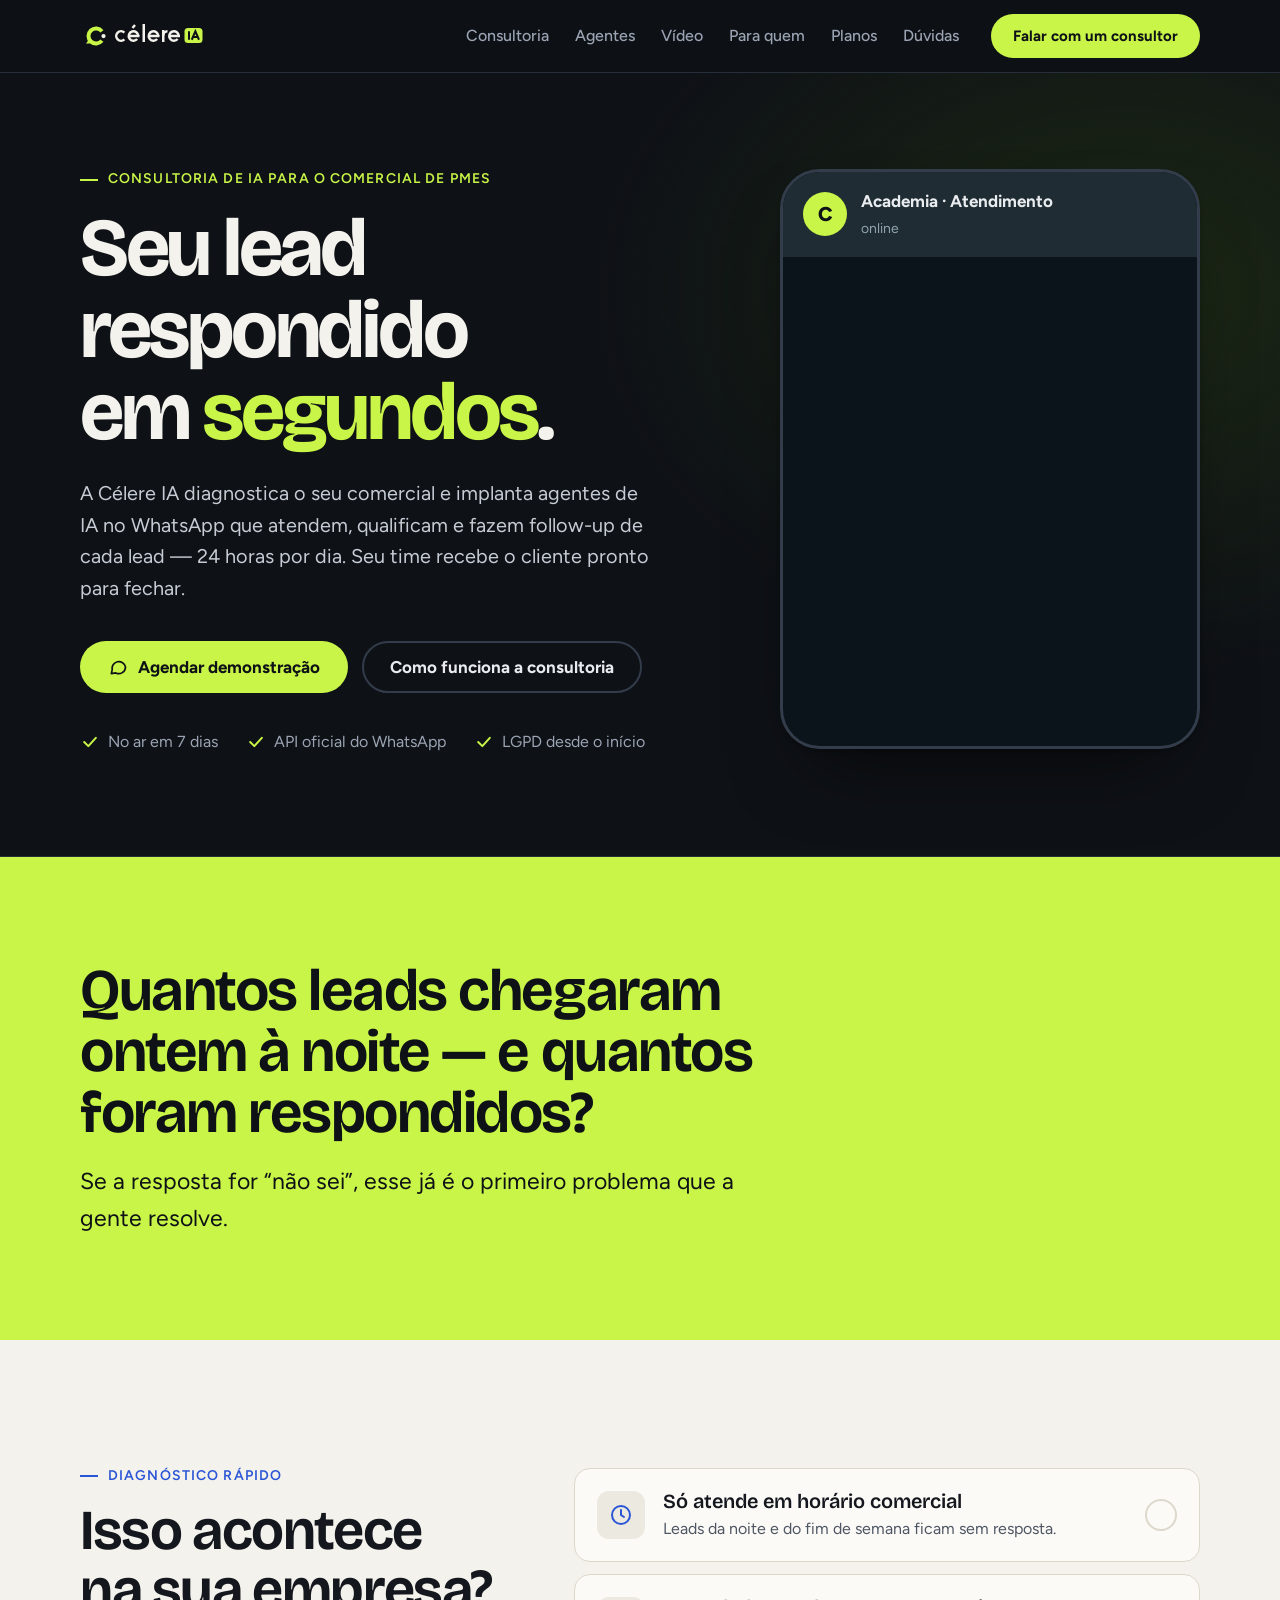
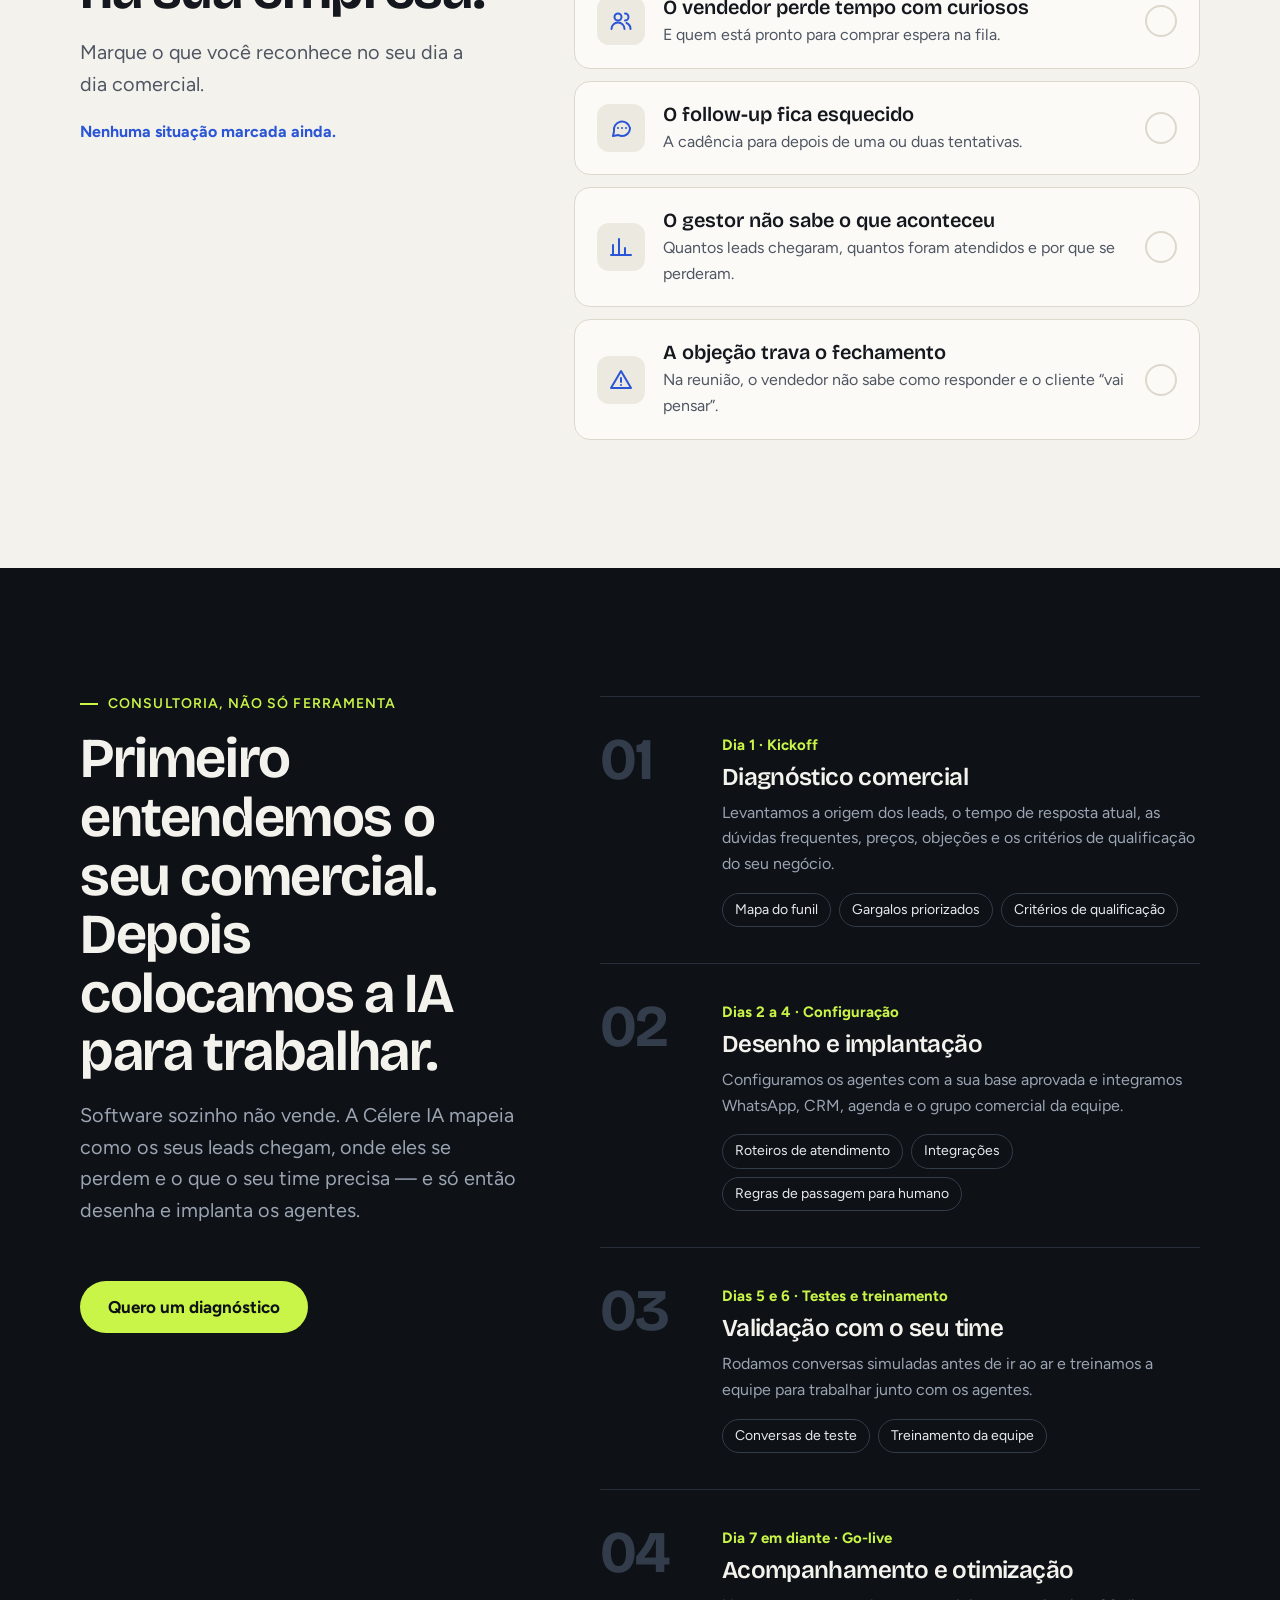
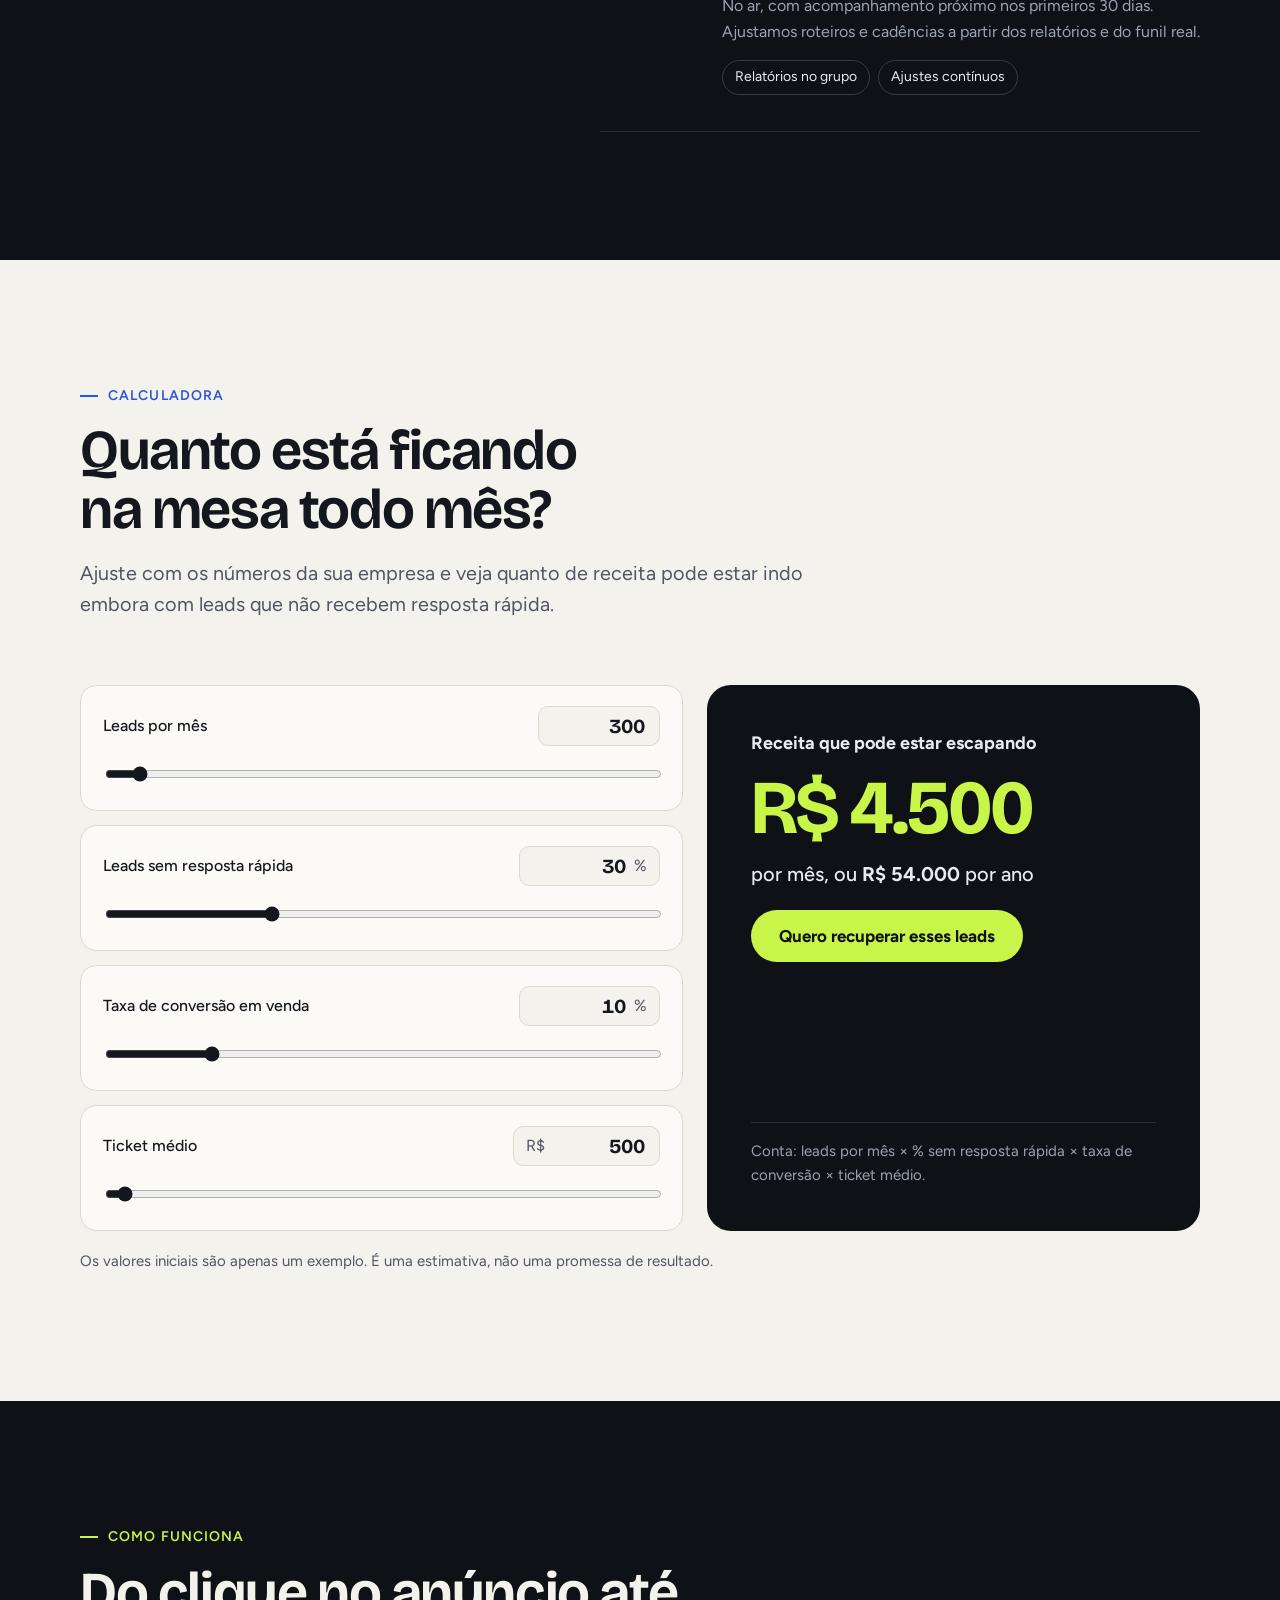
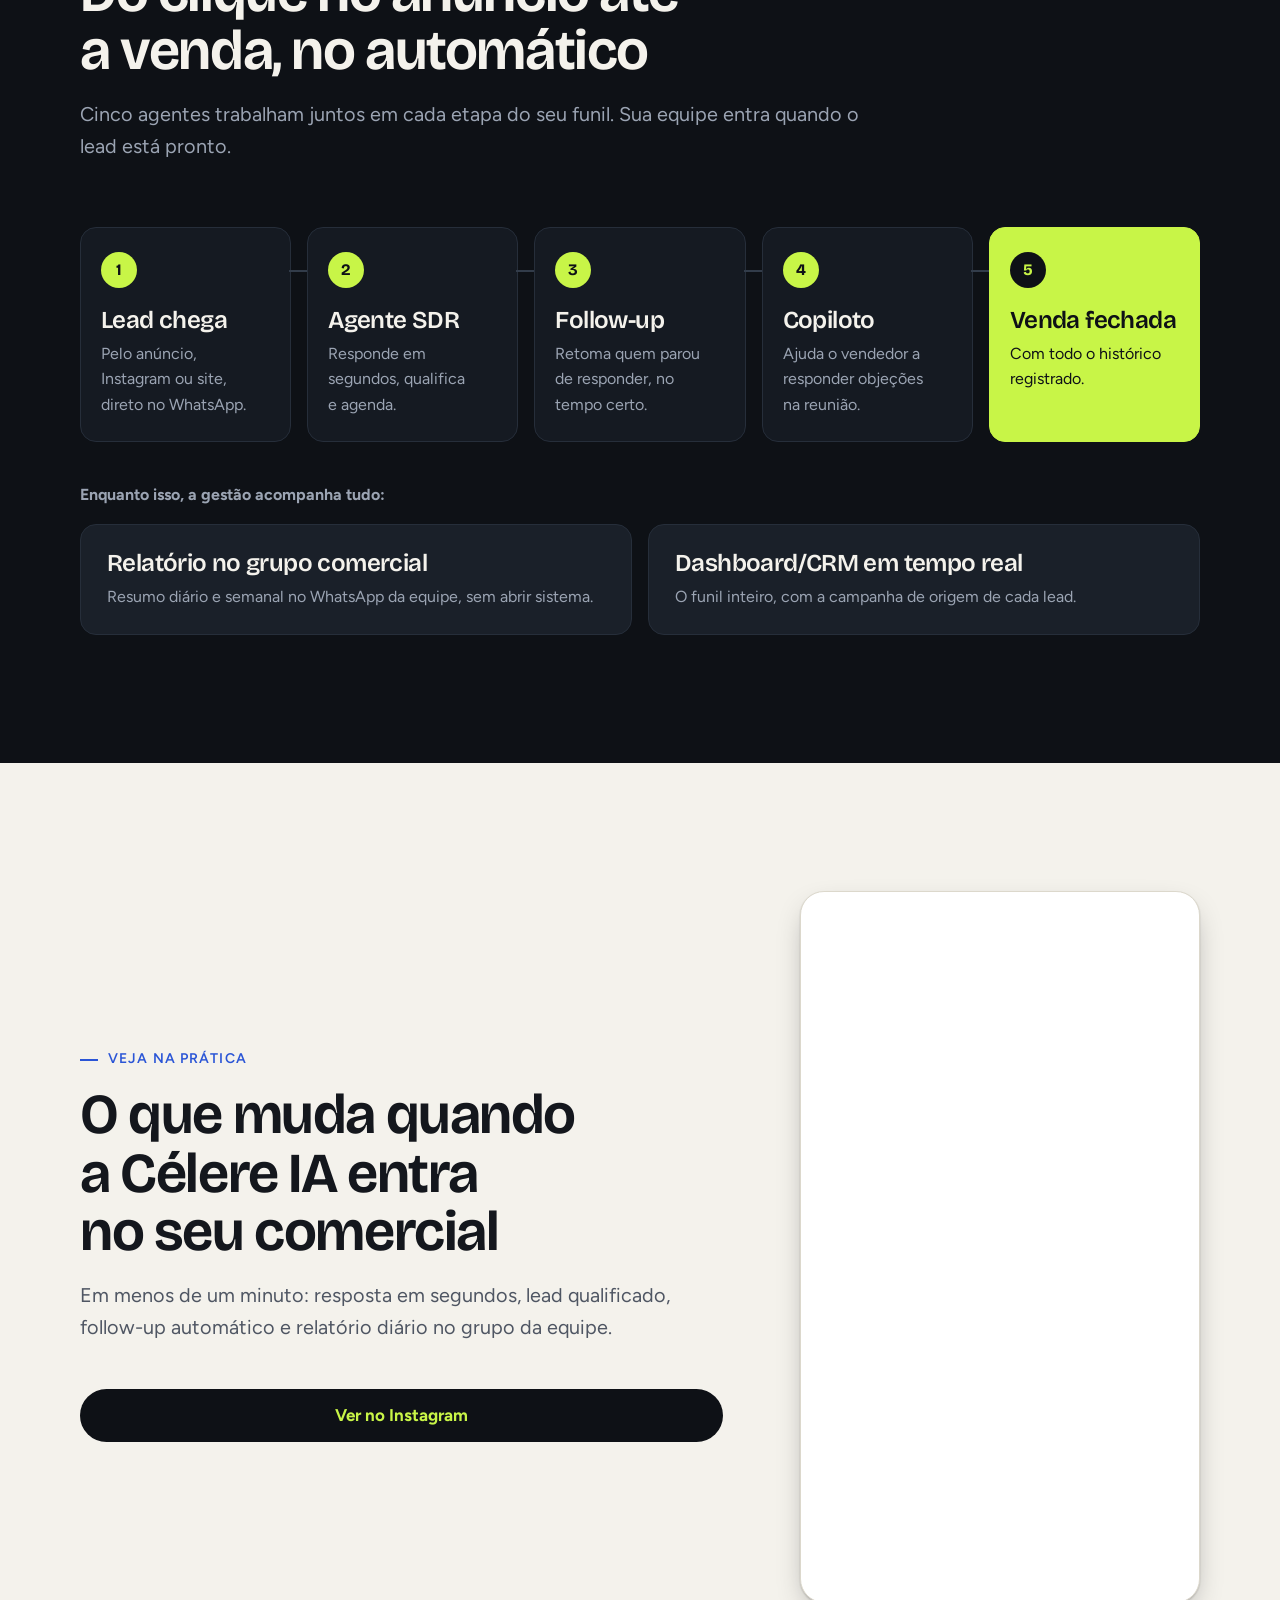
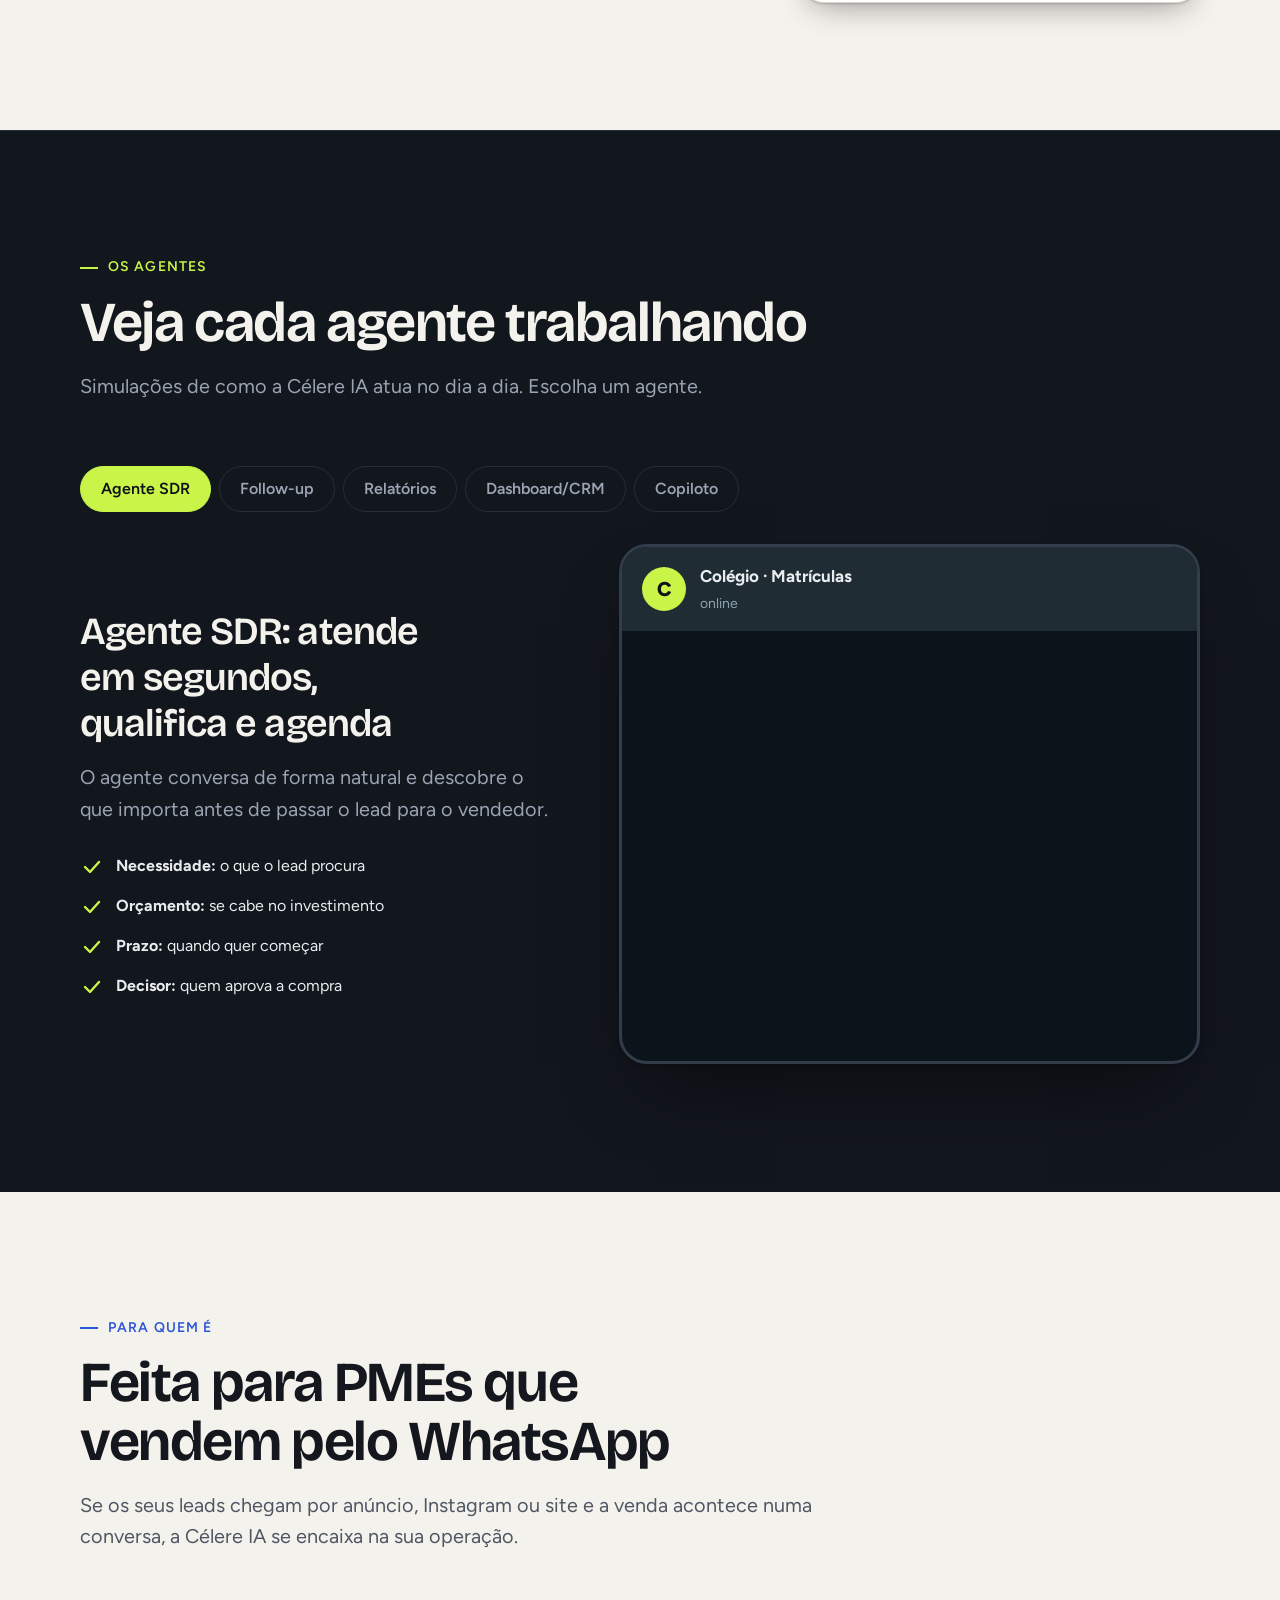
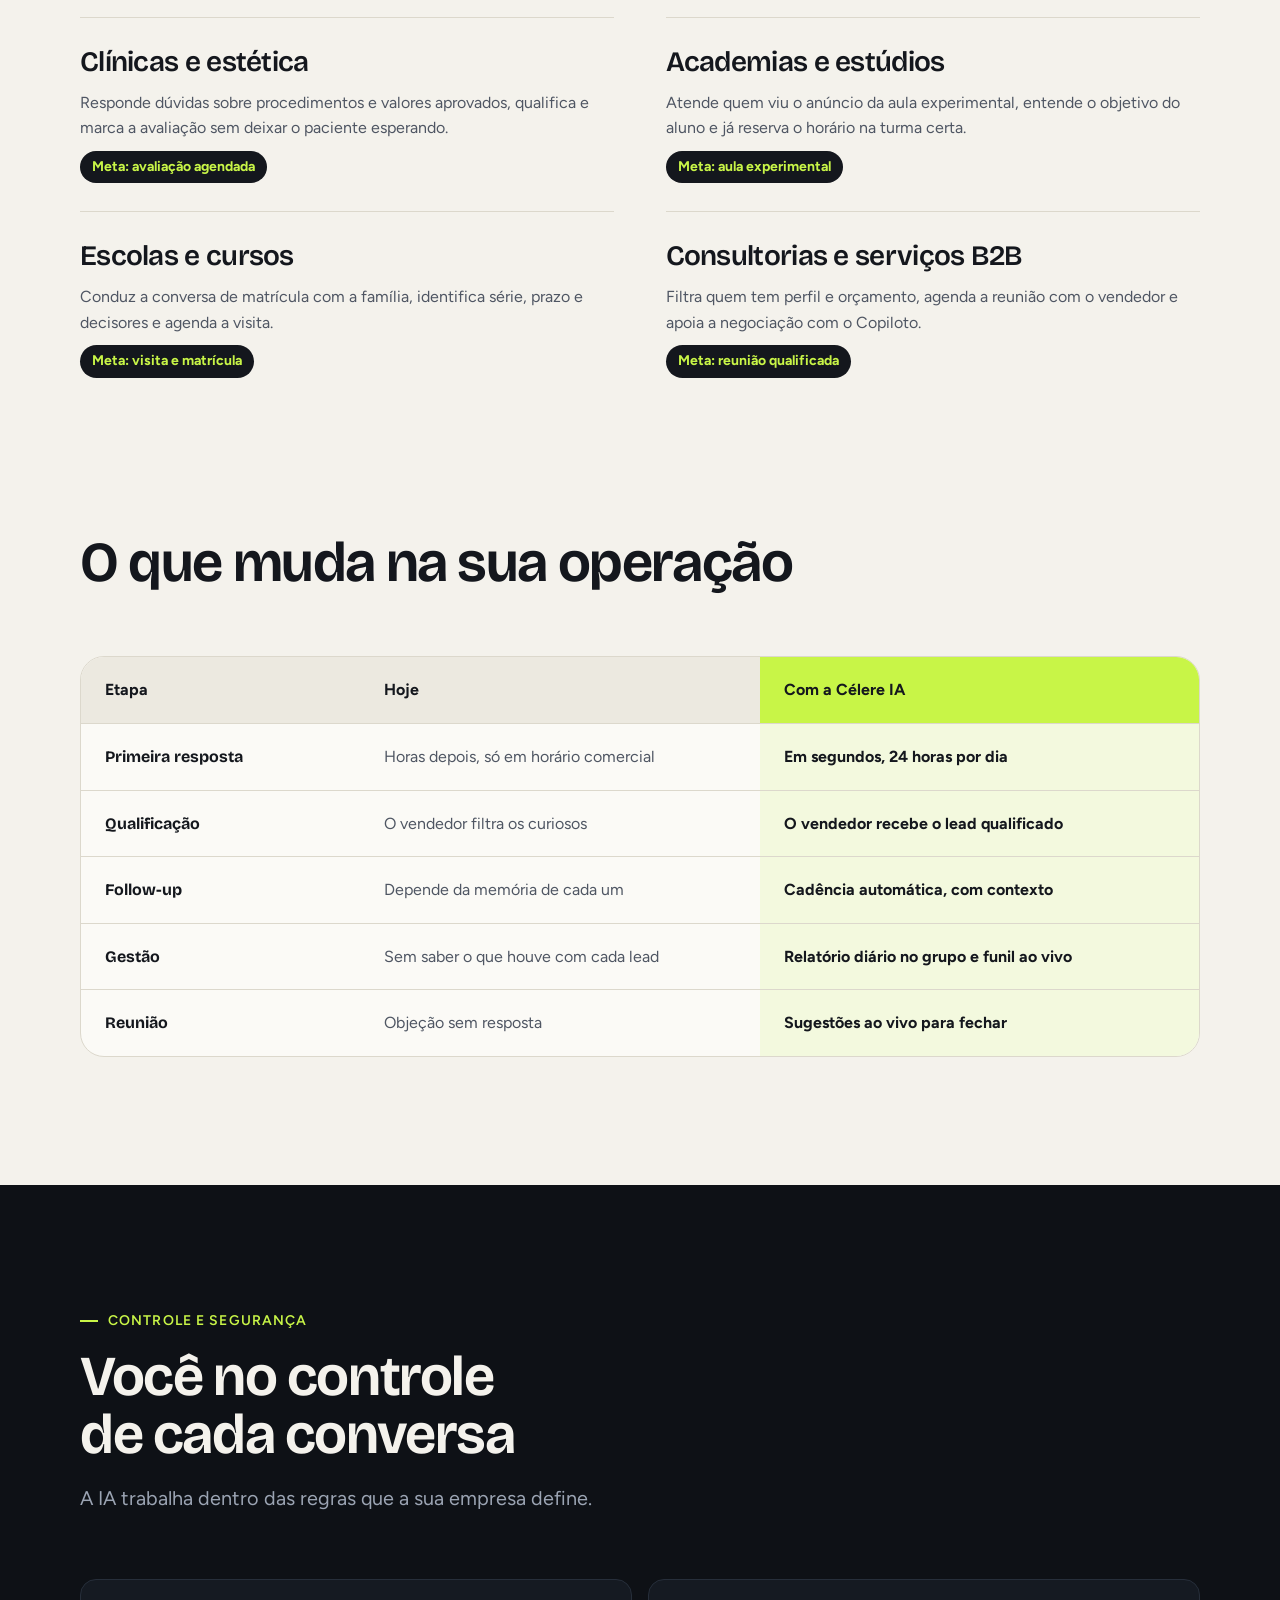
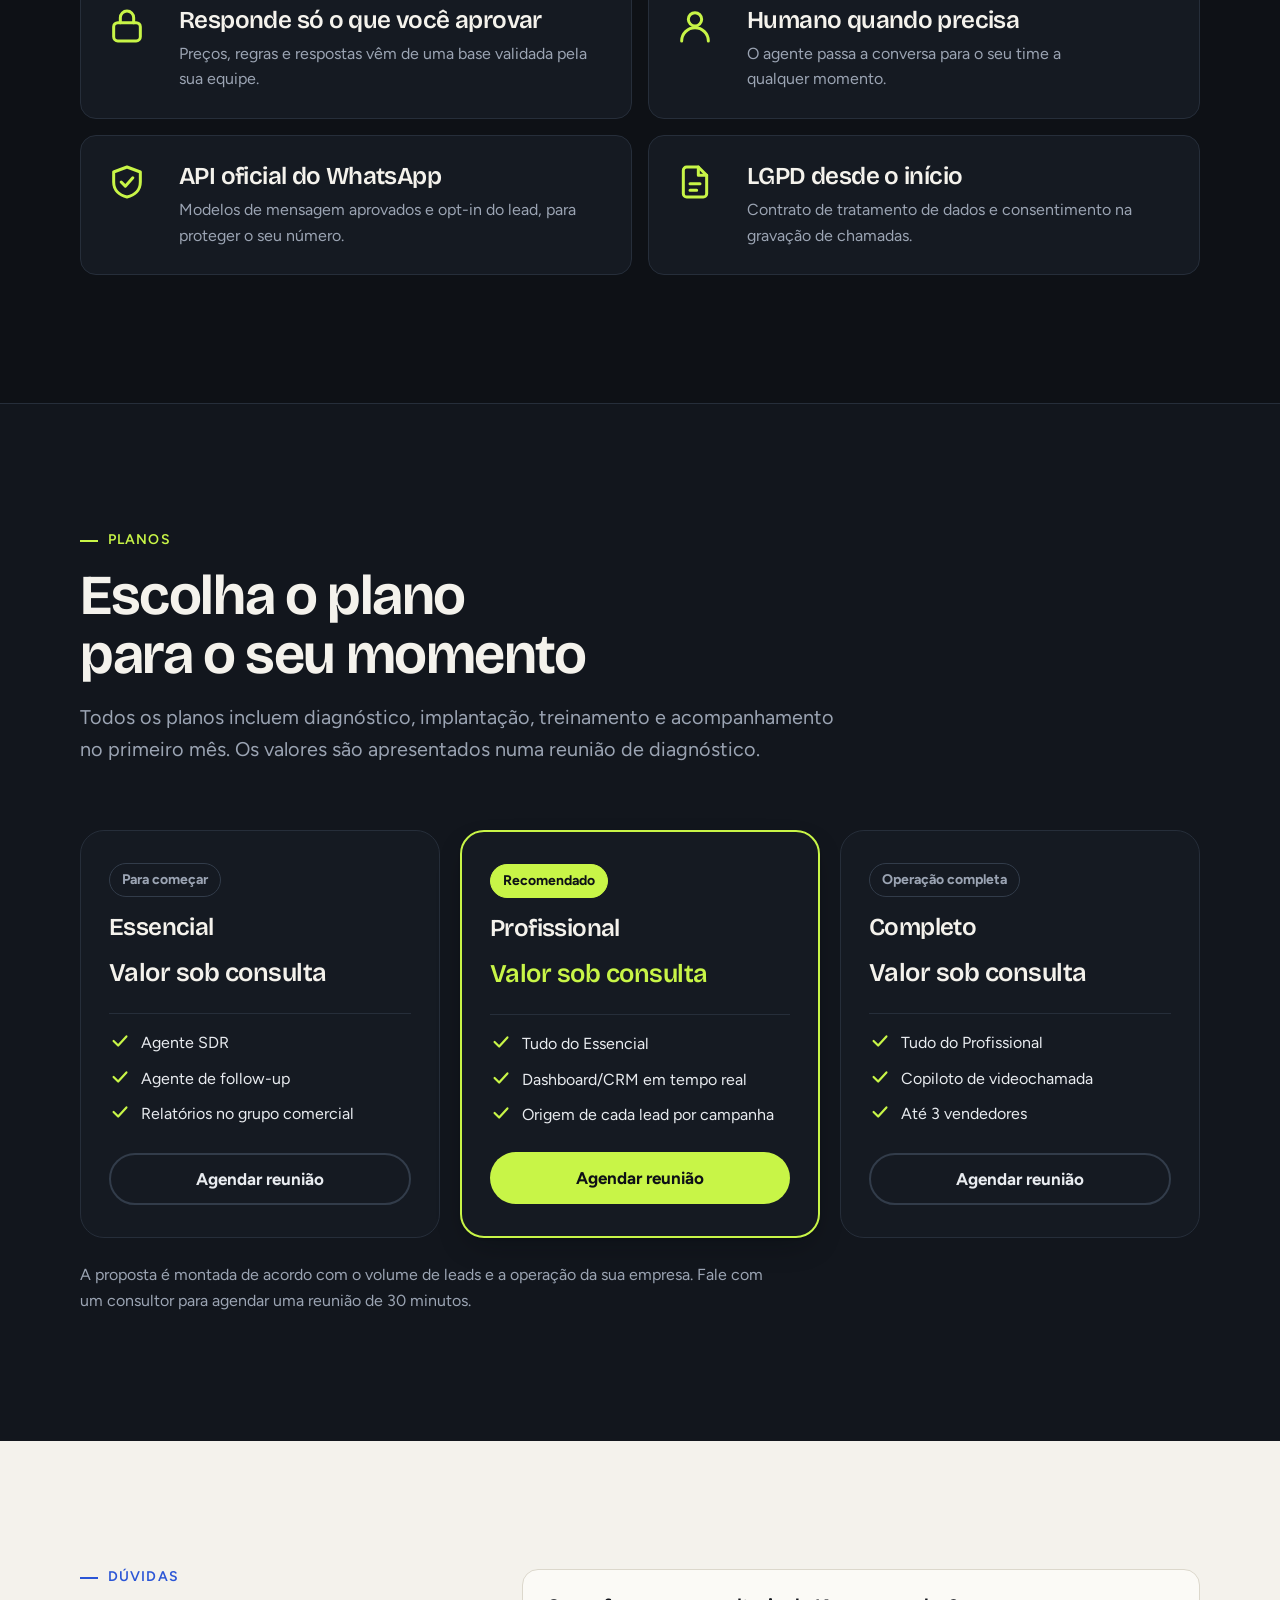
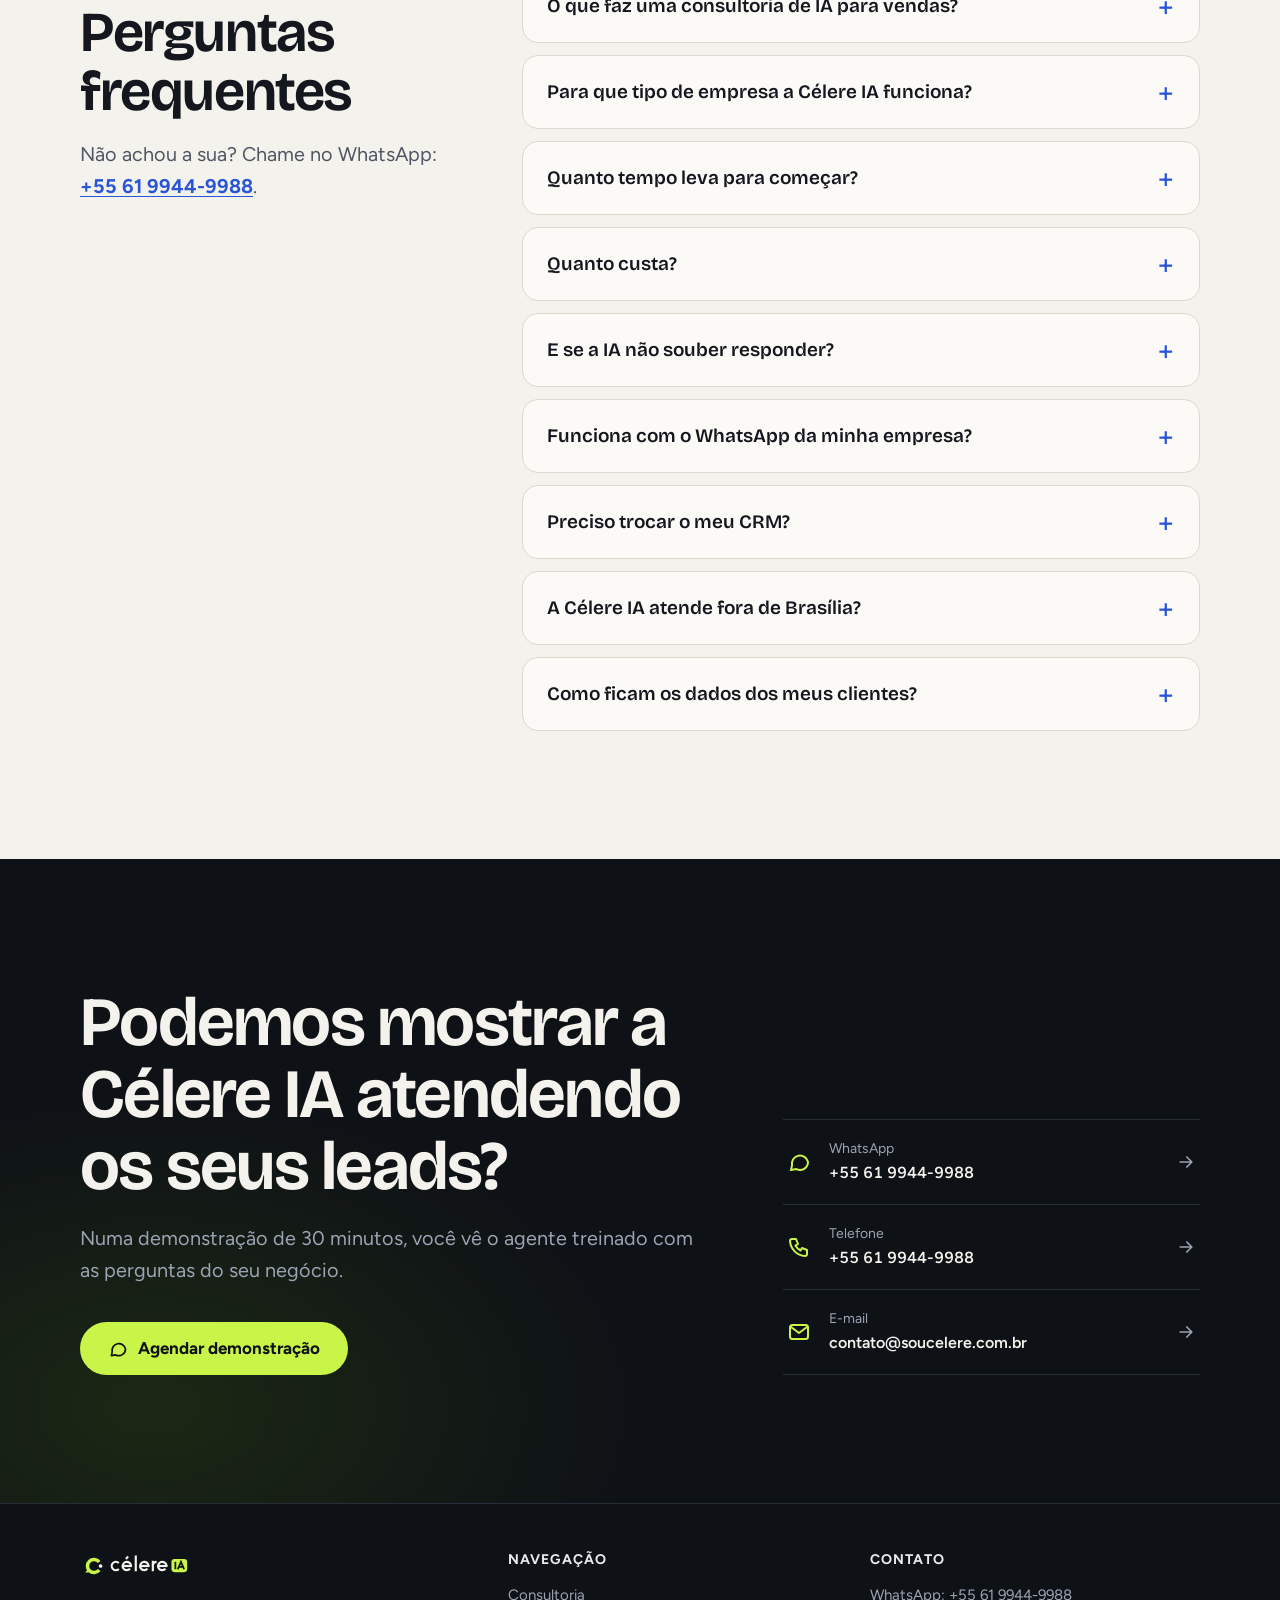
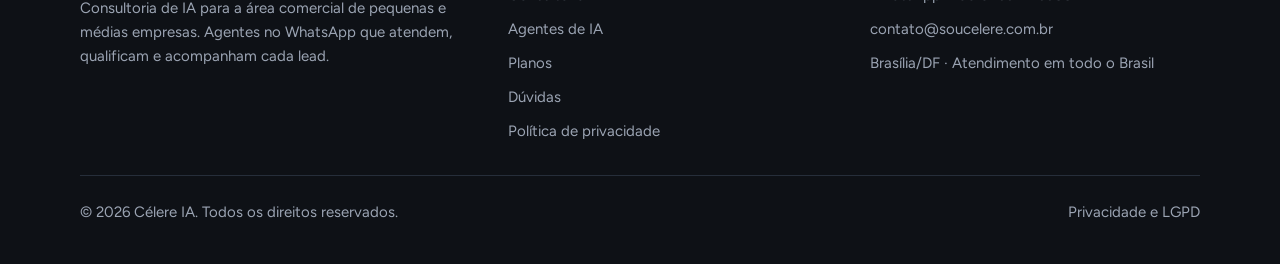
<file: index.html>
<!doctype html>
<html lang="pt-BR">
<head>
<meta charset="utf-8">
<meta name="viewport" content="width=device-width, initial-scale=1, viewport-fit=cover">
<title>Consultoria de IA para vendas em PMEs | Célere IA</title>
<meta name="description" content="Consultoria de IA para a área comercial de PMEs: agentes que atendem e qualificam leads no WhatsApp em segundos, follow-up, CRM e relatórios. No ar em 7 dias.">
<link rel="canonical" href="https://soucelere.app/">
<meta name="robots" content="index, follow, max-image-preview:large, max-snippet:-1, max-video-preview:-1">
<meta name="author" content="Célere IA">
<meta name="referrer" content="strict-origin-when-cross-origin">
<meta name="format-detection" content="telephone=no">
<meta name="geo.region" content="BR-DF">
<meta name="geo.placename" content="Brasília">
<link rel="alternate" hreflang="pt-BR" href="https://soucelere.app/">
<link rel="alternate" hreflang="x-default" href="https://soucelere.app/">

<!-- Open Graph / WhatsApp / Facebook / LinkedIn -->
<meta property="og:type" content="website">
<meta property="og:locale" content="pt_BR">
<meta property="og:site_name" content="Célere IA">
<meta property="og:url" content="https://soucelere.app/">
<meta property="og:title" content="Célere IA — Consultoria de IA para o comercial de PMEs">
<meta property="og:description" content="Agentes de IA que atendem, qualificam e acompanham seus leads no WhatsApp, 24 horas por dia. Diagnóstico, implantação em 7 dias e acompanhamento.">
<meta property="og:image" content="https://soucelere.app/assets/img/og-celere.png">
<meta property="og:image:width" content="1200">
<meta property="og:image:height" content="630">
<meta property="og:image:alt" content="Célere IA: seu lead respondido em segundos no WhatsApp">
<meta name="twitter:card" content="summary_large_image">
<meta name="twitter:title" content="Célere IA — Consultoria de IA para o comercial de PMEs">
<meta name="twitter:description" content="Agentes de IA que atendem, qualificam e acompanham seus leads no WhatsApp, 24 horas por dia.">
<meta name="twitter:image" content="https://soucelere.app/assets/img/og-celere.png">

<meta name="theme-color" content="#0E1116">
<link rel="icon" href="/favicon.svg" type="image/svg+xml">
<link rel="icon" href="/assets/img/icon-192.png" type="image/png" sizes="192x192">
<link rel="apple-touch-icon" href="/assets/img/apple-touch-icon.png">
<link rel="manifest" href="/site.webmanifest">

<link rel="preconnect" href="https://fonts.googleapis.com">
<link rel="preconnect" href="https://fonts.gstatic.com" crossorigin>
<link rel="stylesheet" href="https://fonts.googleapis.com/css2?family=Bricolage+Grotesque:opsz,wght@12..96,500..800&amp;family=Figtree:wght@400..700&amp;display=swap">
<link rel="stylesheet" href="/assets/css/site.css?v=4">
<script src="/assets/js/site.js?v=4" defer></script>

<!-- Dados estruturados: Google, Bing e assistentes de IA -->
<script type="application/ld+json">
{
 "@context": "https://schema.org",
 "@graph": [
  {
   "@type": [
    "Organization",
    "ProfessionalService"
   ],
   "@id": "https://soucelere.app/#organizacao",
   "name": "Célere IA",
   "alternateName": [
    "Celere IA",
    "CÉLERE IA"
   ],
   "url": "https://soucelere.app/",
   "logo": {
    "@type": "ImageObject",
    "url": "https://soucelere.app/assets/img/logo-512.png",
    "width": 512,
    "height": 512
   },
   "image": "https://soucelere.app/assets/img/og-celere.png",
   "description": "Consultoria de inteligência artificial para a área comercial de pequenas e médias empresas no Brasil. Implanta agentes de IA no WhatsApp que atendem leads em segundos, qualificam, fazem follow-up, enviam relatórios ao time comercial e apoiam o vendedor em reuniões.",
   "slogan": "Velocidade que vira venda",
   "email": "contato@soucelere.com.br",
   "telephone": "+55-61-9944-9988",
   "address": {
    "@type": "PostalAddress",
    "addressLocality": "Brasília",
    "addressRegion": "DF",
    "addressCountry": "BR"
   },
   "areaServed": {
    "@type": "Country",
    "name": "Brasil"
   },
   "currenciesAccepted": "BRL",
   "knowsLanguage": "pt-BR",
   "knowsAbout": [
    "Inteligência artificial para vendas",
    "Agentes de IA no WhatsApp",
    "Pré-vendas e SDR",
    "Qualificação de leads",
    "Follow-up de leads",
    "CRM",
    "Automação comercial",
    "WhatsApp Business API",
    "LGPD"
   ],
   "contactPoint": [
    {
     "@type": "ContactPoint",
     "contactType": "sales",
     "telephone": "+55-61-9944-9988",
     "email": "contato@soucelere.com.br",
     "areaServed": "BR",
     "availableLanguage": "Portuguese",
     "url": "https://wa.me/556199449988"
    }
   ],
   "hasOfferCatalog": {
    "@type": "OfferCatalog",
    "name": "Planos Célere IA",
    "itemListElement": [
     {
      "@type": "Offer",
      "name": "Plano Essencial",
      "description": "Agente SDR, agente de follow-up e relatórios no grupo comercial.",
      "itemOffered": {
       "@id": "https://soucelere.app/#servico"
      }
     },
     {
      "@type": "Offer",
      "name": "Plano Profissional",
      "description": "Tudo do Essencial, Dashboard/CRM em tempo real e origem de cada lead por campanha.",
      "itemOffered": {
       "@id": "https://soucelere.app/#servico"
      }
     },
     {
      "@type": "Offer",
      "name": "Plano Completo",
      "description": "Tudo do Profissional, Copiloto de videochamada e até 3 vendedores.",
      "itemOffered": {
       "@id": "https://soucelere.app/#servico"
      }
     }
    ]
   }
  },
  {
   "@type": "Service",
   "@id": "https://soucelere.app/#servico",
   "name": "Consultoria de IA para vendas com agentes no WhatsApp",
   "serviceType": "Consultoria de inteligência artificial para área comercial",
   "provider": {
    "@id": "https://soucelere.app/#organizacao"
   },
   "areaServed": {
    "@type": "Country",
    "name": "Brasil"
   },
   "audience": {
    "@type": "BusinessAudience",
    "name": "Pequenas e médias empresas (PMEs)"
   },
   "description": "Diagnóstico comercial, implantação em até 7 dias e acompanhamento de agentes de IA: Agente SDR, Agente de follow-up, Relatórios no grupo comercial, Dashboard/CRM em tempo real e Copiloto de videochamada para quebra de objeções.",
   "hasOfferCatalog": {
    "@type": "OfferCatalog",
    "name": "Agentes de IA",
    "itemListElement": [
     {
      "@type": "Offer",
      "itemOffered": {
       "@type": "Service",
       "name": "Agente SDR",
       "description": "Responde leads no WhatsApp em segundos, qualifica por necessidade, orçamento, prazo e decisor, e agenda."
      }
     },
     {
      "@type": "Offer",
      "itemOffered": {
       "@type": "Service",
       "name": "Agente de follow-up",
       "description": "Retoma leads que pararam de responder com cadência e contexto da conversa."
      }
     },
     {
      "@type": "Offer",
      "itemOffered": {
       "@type": "Service",
       "name": "Relatórios no grupo comercial",
       "description": "Resumo diário e semanal de leads no WhatsApp da equipe."
      }
     },
     {
      "@type": "Offer",
      "itemOffered": {
       "@type": "Service",
       "name": "Dashboard/CRM em tempo real",
       "description": "Funil comercial completo com origem de cada lead por campanha."
      }
     },
     {
      "@type": "Offer",
      "itemOffered": {
       "@type": "Service",
       "name": "Copiloto de videochamada",
       "description": "Sugere respostas a objeções e próximos passos ao vendedor durante a reunião."
      }
     }
    ]
   }
  },
  {
   "@type": "WebSite",
   "@id": "https://soucelere.app/#site",
   "url": "https://soucelere.app/",
   "name": "Célere IA",
   "inLanguage": "pt-BR",
   "publisher": {
    "@id": "https://soucelere.app/#organizacao"
   }
  },
  {
   "@type": "WebPage",
   "@id": "https://soucelere.app/#pagina",
   "url": "https://soucelere.app/",
   "name": "Consultoria de IA para vendas em PMEs | Célere IA",
   "isPartOf": {
    "@id": "https://soucelere.app/#site"
   },
   "about": {
    "@id": "https://soucelere.app/#organizacao"
   },
   "mainEntity": {
    "@id": "https://soucelere.app/#servico"
   },
   "inLanguage": "pt-BR",
   "primaryImageOfPage": "https://soucelere.app/assets/img/og-celere.png",
   "dateModified": "2026-10-16"
  },
  {
   "@type": "FAQPage",
   "@id": "https://soucelere.app/#faq",
   "inLanguage": "pt-BR",
   "mainEntity": [
    {
     "@type": "Question",
     "name": "O que faz uma consultoria de IA para vendas?",
     "acceptedAnswer": {
      "@type": "Answer",
      "text": "Ela analisa o processo comercial da empresa — de onde vêm os leads, quanto tempo levam para ser respondidos, onde se perdem — e implanta inteligência artificial nos pontos que mais travam a venda. Na Célere IA, isso vira agentes no WhatsApp que atendem, qualificam, fazem follow-up e geram relatórios, com acompanhamento da nossa equipe."
     }
    },
    {
     "@type": "Question",
     "name": "Para que tipo de empresa a Célere IA funciona?",
     "acceptedAnswer": {
      "@type": "Answer",
      "text": "Para pequenas e médias empresas que recebem leads por anúncio, Instagram ou site e vendem por conversa no WhatsApp: clínicas e estética, academias e estúdios, escolas e cursos, consultorias e prestadores de serviço B2B, entre outras."
     }
    },
    {
     "@type": "Question",
     "name": "Quanto tempo leva para começar?",
     "acceptedAnswer": {
      "@type": "Answer",
      "text": "A implantação leva até 7 dias: diagnóstico e kickoff, configuração, testes, treinamento e go-live. Nos primeiros 30 dias o acompanhamento é próximo."
     }
    },
    {
     "@type": "Question",
     "name": "Quanto custa?",
     "acceptedAnswer": {
      "@type": "Answer",
      "text": "O investimento depende do volume de leads e dos agentes que fazem sentido para a sua operação. Apresentamos os valores numa reunião de diagnóstico de 30 minutos, com uma proposta sob medida."
     }
    },
    {
     "@type": "Question",
     "name": "E se a IA não souber responder?",
     "acceptedAnswer": {
      "@type": "Answer",
      "text": "O agente responde só com base no conteúdo que você aprovar. Quando a pergunta foge disso, ou quando o lead pede, a conversa passa para alguém da sua equipe."
     }
    },
    {
     "@type": "Question",
     "name": "Funciona com o WhatsApp da minha empresa?",
     "acceptedAnswer": {
      "@type": "Answer",
      "text": "Sim. Usamos a API oficial do WhatsApp Business e configuramos o número da sua empresa durante a implantação."
     }
    },
    {
     "@type": "Question",
     "name": "Preciso trocar o meu CRM?",
     "acceptedAnswer": {
      "@type": "Answer",
      "text": "Não. Os agentes podem registrar os leads no CRM que você já usa ou no nosso Dashboard/CRM, disponível a partir do plano Profissional."
     }
    },
    {
     "@type": "Question",
     "name": "A Célere IA atende fora de Brasília?",
     "acceptedAnswer": {
      "@type": "Answer",
      "text": "Sim. Somos de Brasília/DF e atendemos pequenas e médias empresas em todo o Brasil."
     }
    },
    {
     "@type": "Question",
     "name": "Como ficam os dados dos meus clientes?",
     "acceptedAnswer": {
      "@type": "Answer",
      "text": "Seguimos a LGPD: há contrato de tratamento de dados e, no Copiloto, aviso e consentimento para gravar a chamada."
     }
    }
   ]
  }
 ]
}
</script>
</head>
<body>
<a class="pular" href="#conteudo">Pular para o conteúdo</a>

<header class="topo">
  <div class="wrap">
    <a class="marca" href="/" aria-label="Célere IA, página inicial"><svg viewBox="0 0 500 128" aria-hidden="true" focusable="false" xmlns="http://www.w3.org/2000/svg"><g transform="translate(0 0) scale(1.0)"><path d="M87.64 82.47 A30 30 0 1 1 87.64 45.53" fill="none" stroke="#C8F547" stroke-width="16"/><path d="M52.76 91.82 L24.6 94.78 L36.18 75.24 Z" fill="#C8F547"/><circle cx="94" cy="64" r="8.5" fill="#F4F2EC"/></g><g transform="translate(140 -12) scale(1.0)"><path d="M37.44 89.44 A19 19 0 1 1 37.44 62.56" fill="none" stroke="#F4F2EC" stroke-width="10"/><path d="M93 76 A19 19 0 1 0 88.55 88.21" fill="none" stroke="#F4F2EC" stroke-width="10"/><path d="M55 76 H98.0" fill="none" stroke="#F4F2EC" stroke-width="10"/><path d="M70 44 L80 32" fill="none" stroke="#F4F2EC" stroke-width="10"/><path d="M115 28 V100" fill="none" stroke="#F4F2EC" stroke-width="10"/><path d="M173 76 A19 19 0 1 0 168.55 88.21" fill="none" stroke="#F4F2EC" stroke-width="10"/><path d="M135 76 H178.0" fill="none" stroke="#F4F2EC" stroke-width="10"/><path d="M193 52 V100" fill="none" stroke="#F4F2EC" stroke-width="10"/><path d="M193 74 A17 17 0 0 1 210 57" fill="none" stroke="#F4F2EC" stroke-width="10"/><path d="M255 76 A19 19 0 1 0 250.55 88.21" fill="none" stroke="#F4F2EC" stroke-width="10"/><path d="M217 76 H260.0" fill="none" stroke="#F4F2EC" stroke-width="10"/><rect x="278" y="44" width="72" height="60" rx="14" fill="#C8F547"/><path d="M296 57 V91" fill="none" stroke="#0E1116" stroke-width="8"/><path d="M307 91 L321.5 57 L336 91 M312 80 H331" fill="none" stroke="#0E1116" stroke-width="8" stroke-linejoin="miter" stroke-miterlimit="3"/></g></svg></a>
    <button class="burger" type="button" aria-expanded="false" aria-controls="menu" aria-label="Abrir menu">
      <svg viewBox="0 0 24 24" fill="none" stroke="currentColor" stroke-width="2.2" stroke-linecap="round" aria-hidden="true"><path d="M4 7h16M4 12h16M4 17h16"/></svg>
    </button>
    <nav class="menu" id="menu" aria-label="Principal">
      <ul>
        <li><a href="#consultoria">Consultoria</a></li>
        <li><a href="#produtos">Agentes</a></li>
        <li><a href="#video">Vídeo</a></li>
        <li><a href="#para-quem">Para quem</a></li>
        <li><a href="#planos">Planos</a></li>
        <li><a href="#duvidas">Dúvidas</a></li>
      </ul>
      <a class="btn btn-lima" href="https://wa.me/556199449988?text=Ol%C3%A1%21%20Quero%20falar%20com%20um%20consultor%20da%20C%C3%A9lere%20IA." target="_blank" rel="noopener noreferrer">Falar com um consultor</a>
    </nav>
  </div>
</header>

<main id="conteudo">

<!-- HERO -->
<section class="hero" aria-labelledby="h-hero">
  <div class="wrap">
    <div>
      <p class="olho">Consultoria de IA para o comercial de PMEs</p>
      <h1 id="h-hero">Seu lead respondido em <em>segundos</em>.</h1>
      <p class="lead">A Célere IA diagnostica o seu comercial e implanta agentes de IA no WhatsApp que atendem, qualificam e fazem follow-up de cada lead — 24 horas por dia. Seu time recebe o cliente pronto para fechar.</p>
      <div class="acoes">
        <a class="btn btn-lima" href="https://wa.me/556199449988?text=Ol%C3%A1%21%20Quero%20agendar%20uma%20demonstra%C3%A7%C3%A3o%20da%20C%C3%A9lere%20IA." target="_blank" rel="noopener noreferrer"><svg viewBox="0 0 24 24" fill="none" stroke="currentColor" stroke-width="2" stroke-linecap="round" stroke-linejoin="round" aria-hidden="true"><path d="M21 12a8 8 0 0 1-11.6 7.1L4 20l1-4.6A8 8 0 1 1 21 12Z"/></svg>Agendar demonstração</a>
        <a class="btn btn-linha" href="#consultoria">Como funciona a consultoria</a>
      </div>
      <ul class="garantias">
        <li><svg viewBox="0 0 24 24" fill="none" stroke="currentColor" stroke-width="2.4" stroke-linecap="round" stroke-linejoin="round" aria-hidden="true"><path d="m5 12 5 5 9-10"/></svg>No ar em 7 dias</li>
        <li><svg viewBox="0 0 24 24" fill="none" stroke="currentColor" stroke-width="2.4" stroke-linecap="round" stroke-linejoin="round" aria-hidden="true"><path d="m5 12 5 5 9-10"/></svg>API oficial do WhatsApp</li>
        <li><svg viewBox="0 0 24 24" fill="none" stroke="currentColor" stroke-width="2.4" stroke-linecap="round" stroke-linejoin="round" aria-hidden="true"><path d="m5 12 5 5 9-10"/></svg>LGPD desde o início</li>
      </ul>
    </div>
    <div class="fone" data-demo="chat" data-script="academia" role="img" aria-label="Simulação: agente da Célere IA atendendo um lead de academia no WhatsApp">
      <div class="fone-top"><div class="av" aria-hidden="true">C</div><div><b>Academia · Atendimento</b><span class="st">online</span></div></div>
      <div class="ms" aria-hidden="true"></div>
    </div>
  </div>
</section>

<!-- PERGUNTA -->
<section class="faixa" aria-label="Pergunta para o gestor">
  <div class="wrap">
    <h2 data-reveal>Quantos leads chegaram ontem à noite — e quantos foram respondidos?</h2>
    <p data-reveal>Se a resposta for “não sei”, esse já é o primeiro problema que a gente resolve.</p>
  </div>
</section>

<!-- DORES -->
<section class="sec claro" aria-labelledby="h-dores">
  <div class="wrap dores">
    <div class="sec-head">
      <p class="olho">Diagnóstico rápido</p>
      <h2 id="h-dores">Isso acontece na sua empresa?</h2>
      <p class="lead">Marque o que você reconhece no seu dia a dia comercial.</p>
      <p class="contador" id="contador" aria-live="polite">Nenhuma situação marcada ainda.</p>
    </div>
    <ul class="lista-dor">
      <li data-reveal><button class="dor" type="button" aria-pressed="false"><span class="ic" aria-hidden="true"><svg viewBox="0 0 24 24" fill="none" stroke="currentColor" stroke-width="2" stroke-linecap="round"><circle cx="12" cy="12" r="9"/><path d="M12 7v5l3 2"/></svg></span><span><b>Só atende em horário comercial</b><span class="t">Leads da noite e do fim de semana ficam sem resposta.</span></span><span class="ck" aria-hidden="true"><svg viewBox="0 0 24 24" fill="none" stroke="currentColor" stroke-width="3" stroke-linecap="round" stroke-linejoin="round" aria-hidden="true"><path d="m5 12 5 5 9-10"/></svg></span></button></li>
      <li data-reveal><button class="dor" type="button" aria-pressed="false"><span class="ic" aria-hidden="true"><svg viewBox="0 0 24 24" fill="none" stroke="currentColor" stroke-width="2" stroke-linecap="round"><circle cx="9" cy="8" r="3.5"/><path d="M2.5 20a6.5 6.5 0 0 1 13 0M16 4.5a3.5 3.5 0 0 1 0 7M21.5 20a6.5 6.5 0 0 0-4-6"/></svg></span><span><b>O vendedor perde tempo com curiosos</b><span class="t">E quem está pronto para comprar espera na fila.</span></span><span class="ck" aria-hidden="true"><svg viewBox="0 0 24 24" fill="none" stroke="currentColor" stroke-width="3" stroke-linecap="round" stroke-linejoin="round" aria-hidden="true"><path d="m5 12 5 5 9-10"/></svg></span></button></li>
      <li data-reveal><button class="dor" type="button" aria-pressed="false"><span class="ic" aria-hidden="true"><svg viewBox="0 0 24 24" fill="none" stroke="currentColor" stroke-width="2" stroke-linecap="round" stroke-linejoin="round"><path d="M21 12a8 8 0 0 1-11.6 7.1L4 20l1-4.6A8 8 0 1 1 21 12Z"/><path d="M9 12h.01M13 12h.01M17 12h.01"/></svg></span><span><b>O follow-up fica esquecido</b><span class="t">A cadência para depois de uma ou duas tentativas.</span></span><span class="ck" aria-hidden="true"><svg viewBox="0 0 24 24" fill="none" stroke="currentColor" stroke-width="3" stroke-linecap="round" stroke-linejoin="round" aria-hidden="true"><path d="m5 12 5 5 9-10"/></svg></span></button></li>
      <li data-reveal><button class="dor" type="button" aria-pressed="false"><span class="ic" aria-hidden="true"><svg viewBox="0 0 24 24" fill="none" stroke="currentColor" stroke-width="2" stroke-linecap="round"><path d="M4 20V10M10 20V4M16 20v-7M22 20H2"/></svg></span><span><b>O gestor não sabe o que aconteceu</b><span class="t">Quantos leads chegaram, quantos foram atendidos e por que se perderam.</span></span><span class="ck" aria-hidden="true"><svg viewBox="0 0 24 24" fill="none" stroke="currentColor" stroke-width="3" stroke-linecap="round" stroke-linejoin="round" aria-hidden="true"><path d="m5 12 5 5 9-10"/></svg></span></button></li>
      <li data-reveal><button class="dor" type="button" aria-pressed="false"><span class="ic" aria-hidden="true"><svg viewBox="0 0 24 24" fill="none" stroke="currentColor" stroke-width="2" stroke-linecap="round" stroke-linejoin="round"><path d="M12 3 2 20h20L12 3Z"/><path d="M12 10v4M12 17h.01"/></svg></span><span><b>A objeção trava o fechamento</b><span class="t">Na reunião, o vendedor não sabe como responder e o cliente “vai pensar”.</span></span><span class="ck" aria-hidden="true"><svg viewBox="0 0 24 24" fill="none" stroke="currentColor" stroke-width="3" stroke-linecap="round" stroke-linejoin="round" aria-hidden="true"><path d="m5 12 5 5 9-10"/></svg></span></button></li>
    </ul>
  </div>
</section>

<!-- CONSULTORIA / MÉTODO -->
<section class="sec" id="consultoria" aria-labelledby="h-metodo">
  <div class="wrap metodo">
    <div class="sec-head">
      <p class="olho">Consultoria, não só ferramenta</p>
      <h2 id="h-metodo">Primeiro entendemos o seu comercial. Depois colocamos a IA para trabalhar.</h2>
      <p class="lead">Software sozinho não vende. A Célere IA mapeia como os seus leads chegam, onde eles se perdem e o que o seu time precisa — e só então desenha e implanta os agentes.</p>
      <div class="acoes"><a class="btn btn-lima" href="https://wa.me/556199449988?text=Ol%C3%A1%21%20Quero%20um%20diagn%C3%B3stico%20do%20meu%20processo%20comercial%20com%20a%20C%C3%A9lere%20IA." target="_blank" rel="noopener noreferrer">Quero um diagnóstico</a></div>
    </div>
    <ol class="fases">
      <li class="fase" data-reveal><div><span class="quando">Dia 1 · Kickoff</span><h3>Diagnóstico comercial</h3><p>Levantamos a origem dos leads, o tempo de resposta atual, as dúvidas frequentes, preços, objeções e os critérios de qualificação do seu negócio.</p><ul class="entregas"><li>Mapa do funil</li><li>Gargalos priorizados</li><li>Critérios de qualificação</li></ul></div></li>
      <li class="fase" data-reveal><div><span class="quando">Dias 2 a 4 · Configuração</span><h3>Desenho e implantação</h3><p>Configuramos os agentes com a sua base aprovada e integramos WhatsApp, CRM, agenda e o grupo comercial da equipe.</p><ul class="entregas"><li>Roteiros de atendimento</li><li>Integrações</li><li>Regras de passagem para humano</li></ul></div></li>
      <li class="fase" data-reveal><div><span class="quando">Dias 5 e 6 · Testes e treinamento</span><h3>Validação com o seu time</h3><p>Rodamos conversas simuladas antes de ir ao ar e treinamos a equipe para trabalhar junto com os agentes.</p><ul class="entregas"><li>Conversas de teste</li><li>Treinamento da equipe</li></ul></div></li>
      <li class="fase" data-reveal><div><span class="quando">Dia 7 em diante · Go-live</span><h3>Acompanhamento e otimização</h3><p>No ar, com acompanhamento próximo nos primeiros 30 dias. Ajustamos roteiros e cadências a partir dos relatórios e do funil real.</p><ul class="entregas"><li>Relatórios no grupo</li><li>Ajustes contínuos</li></ul></div></li>
    </ol>
  </div>
</section>

<!-- CALCULADORA -->
<section class="sec claro" id="calculadora" aria-labelledby="h-calc">
  <div class="wrap">
    <div class="sec-head" data-reveal>
      <p class="olho">Calculadora</p>
      <h2 id="h-calc">Quanto está ficando na mesa todo mês?</h2>
      <p class="lead">Ajuste com os números da sua empresa e veja quanto de receita pode estar indo embora com leads que não recebem resposta rápida.</p>
    </div>
    <div class="calc calc-claro">
      <div class="campos">
        <div class="campo"><label for="c-leads-n">Leads por mês</label><div class="num"><input type="number" inputmode="numeric" id="c-leads-n" min="10" max="20000" step="10"></div><input type="range" id="c-leads" min="50" max="5000" step="10" value="300" aria-label="Leads por mês (controle deslizante)"></div>
        <div class="campo"><label for="c-sem-n">Leads sem resposta rápida</label><div class="num"><input type="number" inputmode="numeric" id="c-sem-n" min="1" max="100" step="1"><span>%</span></div><input type="range" id="c-sem" min="5" max="90" step="1" value="30" aria-label="Percentual sem resposta rápida (controle deslizante)"></div>
        <div class="campo"><label for="c-conv-n">Taxa de conversão em venda</label><div class="num"><input type="number" inputmode="numeric" id="c-conv-n" min="1" max="100" step="1"><span>%</span></div><input type="range" id="c-conv" min="1" max="50" step="1" value="10" aria-label="Taxa de conversão (controle deslizante)"></div>
        <div class="campo"><label for="c-ticket-n">Ticket médio</label><div class="num"><span>R$</span><input type="number" inputmode="numeric" id="c-ticket-n" min="10" max="1000000" step="10"></div><input type="range" id="c-ticket" min="50" max="20000" step="50" value="500" aria-label="Ticket médio em reais (controle deslizante)"></div>
      </div>
      <div class="resultado" aria-live="polite">
        <p class="rot">Receita que pode estar escapando</p>
        <p class="valor" id="c-mes">R$ 4.500</p>
        <p class="ano">por mês, ou <b id="c-ano">R$ 54.000</b> por ano</p>
        <a class="btn btn-tinta" id="c-cta" href="https://wa.me/556199449988?text=Ol%C3%A1%21%20Quero%20recuperar%20os%20leads%20que%20estou%20perdendo." target="_blank" rel="noopener noreferrer">Quero recuperar esses leads</a>
        <p class="form">Conta: leads por mês × % sem resposta rápida × taxa de conversão × ticket médio.</p>
      </div>
    </div>
    <p class="nota">Os valores iniciais são apenas um exemplo. É uma estimativa, não uma promessa de resultado.</p>
  </div>
</section>

<!-- COMO FUNCIONA -->
<section class="sec" id="como-funciona" aria-labelledby="h-fluxo">
  <div class="wrap">
    <div class="sec-head" data-reveal>
      <p class="olho">Como funciona</p>
      <h2 id="h-fluxo">Do clique no anúncio até a venda, no automático</h2>
      <p class="lead">Cinco agentes trabalham juntos em cada etapa do seu funil. Sua equipe entra quando o lead está pronto.</p>
    </div>
    <ol class="fluxo fluxo-escuro">
      <li class="passo" data-reveal><h3>Lead chega</h3><p>Pelo anúncio, Instagram ou site, direto no WhatsApp.</p></li>
      <li class="passo" data-reveal><h3>Agente SDR</h3><p>Responde em segundos, qualifica e agenda.</p></li>
      <li class="passo" data-reveal><h3>Follow-up</h3><p>Retoma quem parou de responder, no tempo certo.</p></li>
      <li class="passo" data-reveal><h3>Copiloto</h3><p>Ajuda o vendedor a responder objeções na reunião.</p></li>
      <li class="passo fim" data-reveal><h3>Venda fechada</h3><p>Com todo o histórico registrado.</p></li>
    </ol>
    <p class="gestao-rot">Enquanto isso, a gestão acompanha tudo:</p>
    <div class="gestao">
      <div data-reveal><h3>Relatório no grupo comercial</h3><p>Resumo diário e semanal no WhatsApp da equipe, sem abrir sistema.</p></div>
      <div data-reveal><h3>Dashboard/CRM em tempo real</h3><p>O funil inteiro, com a campanha de origem de cada lead.</p></div>
    </div>
  </div>
</section>

<!-- VÍDEO -->
<section class="sec claro" id="video" aria-labelledby="h-video">
  <div class="wrap video-grid">
    <div class="sec-head" data-reveal>
      <p class="olho">Veja na prática</p>
      <h2 id="h-video">O que muda quando a Célere IA entra no seu comercial</h2>
      <p class="lead">Em menos de um minuto: resposta em segundos, lead qualificado, follow-up automático e relatório diário no grupo da equipe.</p>
      <a class="btn btn-tinta" href="https://www.instagram.com/p/DepzJqPx7NB/" target="_blank" rel="noopener noreferrer">Ver no Instagram</a>
    </div>
    <div class="video-ig" data-reveal>
      <iframe src="https://www.instagram.com/p/DepzJqPx7NB/embed/" title="Vídeo da Célere IA no Instagram" loading="lazy" scrolling="no" allowfullscreen></iframe>
    </div>
  </div>
</section>

<!-- PRODUTOS -->
<section class="sec alt" id="produtos" aria-labelledby="h-prod">
  <div class="wrap">
    <div class="sec-head" data-reveal>
      <p class="olho">Os agentes</p>
      <h2 id="h-prod">Veja cada agente trabalhando</h2>
      <p class="lead">Simulações de como a Célere IA atua no dia a dia. Escolha um agente.</p>
    </div>
    <div class="abas" role="tablist" aria-label="Agentes da Célere IA">
      <button class="aba" type="button" role="tab" id="t-sdr" aria-controls="p-sdr" aria-selected="true">Agente SDR</button>
      <button class="aba" type="button" role="tab" id="t-fu" aria-controls="p-fu" aria-selected="false" tabindex="-1">Follow-up</button>
      <button class="aba" type="button" role="tab" id="t-rel" aria-controls="p-rel" aria-selected="false" tabindex="-1">Relatórios</button>
      <button class="aba" type="button" role="tab" id="t-dash" aria-controls="p-dash" aria-selected="false" tabindex="-1">Dashboard/CRM</button>
      <button class="aba" type="button" role="tab" id="t-cop" aria-controls="p-cop" aria-selected="false" tabindex="-1">Copiloto</button>
    </div>

    <div class="painel" role="tabpanel" id="p-sdr" aria-labelledby="t-sdr" tabindex="0">
      <div>
        <h3>Agente SDR: atende em segundos, qualifica e agenda</h3>
        <p class="lead">O agente conversa de forma natural e descobre o que importa antes de passar o lead para o vendedor.</p>
        <ul class="itens">
          <li><svg viewBox="0 0 24 24" fill="none" stroke="currentColor" stroke-width="2.4" stroke-linecap="round" stroke-linejoin="round" aria-hidden="true"><path d="m5 12 5 5 9-10"/></svg><span><b>Necessidade:</b> o que o lead procura</span></li>
          <li><svg viewBox="0 0 24 24" fill="none" stroke="currentColor" stroke-width="2.4" stroke-linecap="round" stroke-linejoin="round" aria-hidden="true"><path d="m5 12 5 5 9-10"/></svg><span><b>Orçamento:</b> se cabe no investimento</span></li>
          <li><svg viewBox="0 0 24 24" fill="none" stroke="currentColor" stroke-width="2.4" stroke-linecap="round" stroke-linejoin="round" aria-hidden="true"><path d="m5 12 5 5 9-10"/></svg><span><b>Prazo:</b> quando quer começar</span></li>
          <li><svg viewBox="0 0 24 24" fill="none" stroke="currentColor" stroke-width="2.4" stroke-linecap="round" stroke-linejoin="round" aria-hidden="true"><path d="m5 12 5 5 9-10"/></svg><span><b>Decisor:</b> quem aprova a compra</span></li>
        </ul>
      </div>
      <div class="fone largo" data-demo="chat" data-script="escola" role="img" aria-label="Simulação: agente SDR qualificando um lead de escola">
        <div class="fone-top"><div class="av" aria-hidden="true">C</div><div><b>Colégio · Matrículas</b><span class="st">online</span></div></div>
        <div class="ms" aria-hidden="true"></div>
      </div>
    </div>

    <div class="painel" role="tabpanel" id="p-fu" aria-labelledby="t-fu" tabindex="0" hidden>
      <div>
        <h3>Follow-up: nenhum lead esquecido</h3>
        <p class="lead">Quem parou de responder recebe novas mensagens em cadência, sempre usando o contexto da conversa.</p>
        <ul class="itens">
          <li><svg viewBox="0 0 24 24" fill="none" stroke="currentColor" stroke-width="2.4" stroke-linecap="round" stroke-linejoin="round" aria-hidden="true"><path d="m5 12 5 5 9-10"/></svg><span>Cadência combinada com você: 1 hora, 24 horas, 3 e 7 dias</span></li>
          <li><svg viewBox="0 0 24 24" fill="none" stroke="currentColor" stroke-width="2.4" stroke-linecap="round" stroke-linejoin="round" aria-hidden="true"><path d="m5 12 5 5 9-10"/></svg><span>Mensagens diferentes a cada tentativa, nada de “oi, sumiu?”</span></li>
          <li><svg viewBox="0 0 24 24" fill="none" stroke="currentColor" stroke-width="2.4" stroke-linecap="round" stroke-linejoin="round" aria-hidden="true"><path d="m5 12 5 5 9-10"/></svg><span>Encerra com educação quando o lead não tem interesse</span></li>
        </ul>
      </div>
      <div class="fone largo" data-demo="chat" data-script="followup" role="img" aria-label="Simulação: follow-up recuperando um lead">
        <div class="fone-top"><div class="av" aria-hidden="true">C</div><div><b>Academia · Atendimento</b><span class="st">online</span></div></div>
        <div class="ms" aria-hidden="true"></div>
      </div>
    </div>

    <div class="painel" role="tabpanel" id="p-rel" aria-labelledby="t-rel" tabindex="0" hidden>
      <div>
        <h3>Relatórios: o resumo do dia no grupo da equipe</h3>
        <p class="lead">O gestor recebe no WhatsApp, onde já está, o que aconteceu com os leads — sem abrir sistema.</p>
        <ul class="itens">
          <li><svg viewBox="0 0 24 24" fill="none" stroke="currentColor" stroke-width="2.4" stroke-linecap="round" stroke-linejoin="round" aria-hidden="true"><path d="m5 12 5 5 9-10"/></svg><span>Leads recebidos, qualificados, agendados e perdidos</span></li>
          <li><svg viewBox="0 0 24 24" fill="none" stroke="currentColor" stroke-width="2.4" stroke-linecap="round" stroke-linejoin="round" aria-hidden="true"><path d="m5 12 5 5 9-10"/></svg><span>Principal motivo de perda de cada dia</span></li>
          <li><svg viewBox="0 0 24 24" fill="none" stroke="currentColor" stroke-width="2.4" stroke-linecap="round" stroke-linejoin="round" aria-hidden="true"><path d="m5 12 5 5 9-10"/></svg><span>Resumo diário e semanal</span></li>
        </ul>
        <span class="selo">Números ilustrativos</span>
      </div>
      <div class="fone largo grupo" data-demo="relatorio" role="img" aria-label="Simulação: relatório diário no grupo comercial">
        <div class="fone-top"><div class="av azul" aria-hidden="true">G</div><div><b>Comercial · Equipe</b><span class="st">Célere IA e 6 participantes</span></div></div>
        <div class="ms" aria-hidden="true"></div>
      </div>
    </div>

    <div class="painel" role="tabpanel" id="p-dash" aria-labelledby="t-dash" tabindex="0" hidden>
      <div>
        <h3>Dashboard/CRM: o funil inteiro, em tempo real</h3>
        <p class="lead">Cada conversa vira dado. Você vê de qual campanha veio cada lead e em que etapa o funil trava.</p>
        <ul class="itens">
          <li><svg viewBox="0 0 24 24" fill="none" stroke="currentColor" stroke-width="2.4" stroke-linecap="round" stroke-linejoin="round" aria-hidden="true"><path d="m5 12 5 5 9-10"/></svg><span>Histórico completo de cada conversa</span></li>
          <li><svg viewBox="0 0 24 24" fill="none" stroke="currentColor" stroke-width="2.4" stroke-linecap="round" stroke-linejoin="round" aria-hidden="true"><path d="m5 12 5 5 9-10"/></svg><span>Origem do lead por campanha</span></li>
          <li><svg viewBox="0 0 24 24" fill="none" stroke="currentColor" stroke-width="2.4" stroke-linecap="round" stroke-linejoin="round" aria-hidden="true"><path d="m5 12 5 5 9-10"/></svg><span>Disponível a partir do plano Profissional</span></li>
        </ul>
        <span class="selo">Números ilustrativos</span>
      </div>
      <div class="dash" data-demo="dash" role="img" aria-label="Simulação: dashboard com funil comercial">
        <div class="kpis">
          <div class="kpi"><span>Leads no mês</span><b data-v="480">0</b></div>
          <div class="kpi"><span>Qualificados</span><b data-v="212">0</b></div>
          <div class="kpi"><span>Reuniões</span><b data-v="91">0</b></div>
          <div class="kpi hi"><span>Vendas</span><b data-v="38">0</b></div>
        </div>
        <div class="bloco"><div class="bloco-h">Funil comercial <span>este mês</span></div>
          <div class="linha"><span>Leads</span><div class="trilho"><div class="barra" data-w="100"></div></div><em>100%</em></div>
          <div class="linha"><span>Qualificados</span><div class="trilho"><div class="barra" data-w="44"></div></div><em>44%</em></div>
          <div class="linha"><span>Reuniões</span><div class="trilho"><div class="barra" data-w="19"></div></div><em>19%</em></div>
          <div class="linha"><span>Vendas</span><div class="trilho"><div class="barra" data-w="8"></div></div><em>8%</em></div>
        </div>
        <div class="bloco"><div class="bloco-h">Origem dos leads</div>
          <div class="linha"><span>Matrículas</span><div class="trilho"><div class="barra az" data-w="46"></div></div><em>46%</em></div>
          <div class="linha"><span>Aula grátis</span><div class="trilho"><div class="barra az" data-w="28"></div></div><em>28%</em></div>
          <div class="linha"><span>Remarketing</span><div class="trilho"><div class="barra az" data-w="17"></div></div><em>17%</em></div>
        </div>
      </div>
    </div>

    <div class="painel" role="tabpanel" id="p-cop" aria-labelledby="t-cop" tabindex="0" hidden>
      <div>
        <h3>Copiloto: sugestões ao vivo para quebrar objeções</h3>
        <p class="lead">Durante a videochamada, o Copiloto escuta a conversa e mostra ao vendedor o que responder e qual o próximo passo.</p>
        <ul class="itens">
          <li><svg viewBox="0 0 24 24" fill="none" stroke="currentColor" stroke-width="2.4" stroke-linecap="round" stroke-linejoin="round" aria-hidden="true"><path d="m5 12 5 5 9-10"/></svg><span>Detecta objeções de preço, confiança e decisor</span></li>
          <li><svg viewBox="0 0 24 24" fill="none" stroke="currentColor" stroke-width="2.4" stroke-linecap="round" stroke-linejoin="round" aria-hidden="true"><path d="m5 12 5 5 9-10"/></svg><span>Sugere a resposta e a estratégia de fechamento</span></li>
          <li><svg viewBox="0 0 24 24" fill="none" stroke="currentColor" stroke-width="2.4" stroke-linecap="round" stroke-linejoin="round" aria-hidden="true"><path d="m5 12 5 5 9-10"/></svg><span>Com aviso e consentimento de gravação, conforme a LGPD</span></li>
        </ul>
      </div>
      <div class="call" data-demo="copiloto" role="img" aria-label="Simulação: copiloto sugerindo respostas durante uma reunião">
        <div class="call-top"><span>Reunião de proposta</span><span class="vivo">AO VIVO</span></div>
        <div class="telas"><div class="tela" data-cliente><div class="av azul" aria-hidden="true">CL</div>Cliente</div><div class="tela"><div class="av" aria-hidden="true">VD</div>Vendedor</div></div>
        <div class="transc" data-transc></div>
        <div class="sug" data-sug><div class="o" data-o></div><div><span class="k">Diga: </span><span data-d></span></div><div class="px"><span class="k">Próximo passo: </span><span data-p></span></div></div>
      </div>
    </div>
  </div>
</section>

<!-- PARA QUEM -->
<section class="sec claro" id="para-quem" aria-labelledby="h-quem">
  <div class="wrap">
    <div class="sec-head" data-reveal>
      <p class="olho">Para quem é</p>
      <h2 id="h-quem">Feita para PMEs que vendem pelo WhatsApp</h2>
      <p class="lead">Se os seus leads chegam por anúncio, Instagram ou site e a venda acontece numa conversa, a Célere IA se encaixa na sua operação.</p>
    </div>
    <ul class="segmentos">
      <li class="segmento" data-reveal><h3>Clínicas e estética</h3><p>Responde dúvidas sobre procedimentos e valores aprovados, qualifica e marca a avaliação sem deixar o paciente esperando.</p><span class="meta">Meta: avaliação agendada</span></li>
      <li class="segmento" data-reveal><h3>Academias e estúdios</h3><p>Atende quem viu o anúncio da aula experimental, entende o objetivo do aluno e já reserva o horário na turma certa.</p><span class="meta">Meta: aula experimental</span></li>
      <li class="segmento" data-reveal><h3>Escolas e cursos</h3><p>Conduz a conversa de matrícula com a família, identifica série, prazo e decisores e agenda a visita.</p><span class="meta">Meta: visita e matrícula</span></li>
      <li class="segmento" data-reveal><h3>Consultorias e serviços B2B</h3><p>Filtra quem tem perfil e orçamento, agenda a reunião com o vendedor e apoia a negociação com o Copiloto.</p><span class="meta">Meta: reunião qualificada</span></li>
    </ul>
  </div>
</section>

<!-- ANTES E DEPOIS -->
<section class="sec claro sem-topo" aria-labelledby="h-comp">
  <div class="wrap">
    <div class="sec-head" data-reveal>
      <h2 id="h-comp">O que muda na sua operação</h2>
    </div>
    <div class="comp" role="table" aria-label="Comparação antes e depois da Célere IA" data-reveal>
      <div class="comp-l cab" role="row"><span role="columnheader">Etapa</span><span role="columnheader">Hoje</span><span role="columnheader" class="cel">Com a Célere IA</span></div>
      <div class="comp-l" role="row"><span class="etapa" role="cell">Primeira resposta</span><span class="hoje" role="cell">Horas depois, só em horário comercial</span><span class="cel" role="cell">Em segundos, 24 horas por dia</span></div>
      <div class="comp-l" role="row"><span class="etapa" role="cell">Qualificação</span><span class="hoje" role="cell">O vendedor filtra os curiosos</span><span class="cel" role="cell">O vendedor recebe o lead qualificado</span></div>
      <div class="comp-l" role="row"><span class="etapa" role="cell">Follow-up</span><span class="hoje" role="cell">Depende da memória de cada um</span><span class="cel" role="cell">Cadência automática, com contexto</span></div>
      <div class="comp-l" role="row"><span class="etapa" role="cell">Gestão</span><span class="hoje" role="cell">Sem saber o que houve com cada lead</span><span class="cel" role="cell">Relatório diário no grupo e funil ao vivo</span></div>
      <div class="comp-l" role="row"><span class="etapa" role="cell">Reunião</span><span class="hoje" role="cell">Objeção sem resposta</span><span class="cel" role="cell">Sugestões ao vivo para fechar</span></div>
    </div>
  </div>
</section>

<!-- SEGURANÇA -->
<section class="sec" aria-labelledby="h-seg">
  <div class="wrap">
    <div class="sec-head" data-reveal>
      <p class="olho">Controle e segurança</p>
      <h2 id="h-seg">Você no controle de cada conversa</h2>
      <p class="lead">A IA trabalha dentro das regras que a sua empresa define.</p>
    </div>
    <div class="seg">
      <div data-reveal><svg viewBox="0 0 24 24" fill="none" stroke="currentColor" stroke-width="1.8" stroke-linecap="round" stroke-linejoin="round" aria-hidden="true"><rect x="4" y="10" width="16" height="11" rx="2.5"/><path d="M8 10V7a4 4 0 0 1 8 0v3"/></svg><div><h3>Responde só o que você aprovar</h3><p>Preços, regras e respostas vêm de uma base validada pela sua equipe.</p></div></div>
      <div data-reveal><svg viewBox="0 0 24 24" fill="none" stroke="currentColor" stroke-width="1.8" stroke-linecap="round" stroke-linejoin="round" aria-hidden="true"><circle cx="12" cy="8" r="4"/><path d="M4 21a8 8 0 0 1 16 0"/></svg><div><h3>Humano quando precisa</h3><p>O agente passa a conversa para o seu time a qualquer momento.</p></div></div>
      <div data-reveal><svg viewBox="0 0 24 24" fill="none" stroke="currentColor" stroke-width="1.8" stroke-linecap="round" stroke-linejoin="round" aria-hidden="true"><path d="M12 3 4 6v6c0 5 3.5 8 8 9 4.5-1 8-4 8-9V6l-8-3Z"/><path d="m8.5 12 2.5 2.5 4.5-5"/></svg><div><h3>API oficial do WhatsApp</h3><p>Modelos de mensagem aprovados e opt-in do lead, para proteger o seu número.</p></div></div>
      <div data-reveal><svg viewBox="0 0 24 24" fill="none" stroke="currentColor" stroke-width="1.8" stroke-linecap="round" stroke-linejoin="round" aria-hidden="true"><path d="M14 3H7a2 2 0 0 0-2 2v14a2 2 0 0 0 2 2h10a2 2 0 0 0 2-2V8l-5-5Z"/><path d="M14 3v5h5M9 13h6M9 17h4"/></svg><div><h3>LGPD desde o início</h3><p>Contrato de tratamento de dados e consentimento na gravação de chamadas.</p></div></div>
    </div>
  </div>
</section>

<!-- PLANOS -->
<section class="sec alt" id="planos" aria-labelledby="h-planos">
  <div class="wrap">
    <div class="sec-head" data-reveal>
      <p class="olho">Planos</p>
      <h2 id="h-planos">Escolha o plano para o seu momento</h2>
      <p class="lead">Todos os planos incluem diagnóstico, implantação, treinamento e acompanhamento no primeiro mês. Os valores são apresentados numa reunião de diagnóstico.</p>
    </div>
    <div class="planos">
      <article class="plano" data-reveal>
        <span class="tag">Para começar</span>
        <h3>Essencial</h3>
        <p class="sob-consulta">Valor sob consulta</p>
        <ul>
          <li><svg viewBox="0 0 24 24" fill="none" stroke="currentColor" stroke-width="2.4" stroke-linecap="round" stroke-linejoin="round" aria-hidden="true"><path d="m5 12 5 5 9-10"/></svg><span>Agente SDR</span></li>
          <li><svg viewBox="0 0 24 24" fill="none" stroke="currentColor" stroke-width="2.4" stroke-linecap="round" stroke-linejoin="round" aria-hidden="true"><path d="m5 12 5 5 9-10"/></svg><span>Agente de follow-up</span></li>
          <li><svg viewBox="0 0 24 24" fill="none" stroke="currentColor" stroke-width="2.4" stroke-linecap="round" stroke-linejoin="round" aria-hidden="true"><path d="m5 12 5 5 9-10"/></svg><span>Relatórios no grupo comercial</span></li>
        </ul>
        <a class="btn btn-linha" href="https://wa.me/556199449988?text=Ol%C3%A1%21%20Quero%20agendar%20uma%20reuni%C3%A3o%20sobre%20o%20plano%20Essencial%20da%20C%C3%A9lere%20IA." target="_blank" rel="noopener noreferrer" aria-label="Agendar reunião sobre o plano Essencial">Agendar reunião</a>
      </article>
      <article class="plano dest" data-reveal>
        <span class="tag">Recomendado</span>
        <h3>Profissional</h3>
        <p class="sob-consulta">Valor sob consulta</p>
        <ul>
          <li><svg viewBox="0 0 24 24" fill="none" stroke="currentColor" stroke-width="2.4" stroke-linecap="round" stroke-linejoin="round" aria-hidden="true"><path d="m5 12 5 5 9-10"/></svg><span>Tudo do Essencial</span></li>
          <li><svg viewBox="0 0 24 24" fill="none" stroke="currentColor" stroke-width="2.4" stroke-linecap="round" stroke-linejoin="round" aria-hidden="true"><path d="m5 12 5 5 9-10"/></svg><span>Dashboard/CRM em tempo real</span></li>
          <li><svg viewBox="0 0 24 24" fill="none" stroke="currentColor" stroke-width="2.4" stroke-linecap="round" stroke-linejoin="round" aria-hidden="true"><path d="m5 12 5 5 9-10"/></svg><span>Origem de cada lead por campanha</span></li>
        </ul>
        <a class="btn btn-lima" href="https://wa.me/556199449988?text=Ol%C3%A1%21%20Quero%20agendar%20uma%20reuni%C3%A3o%20sobre%20o%20plano%20Profissional%20da%20C%C3%A9lere%20IA." target="_blank" rel="noopener noreferrer" aria-label="Agendar reunião sobre o plano Profissional">Agendar reunião</a>
      </article>
      <article class="plano" data-reveal>
        <span class="tag">Operação completa</span>
        <h3>Completo</h3>
        <p class="sob-consulta">Valor sob consulta</p>
        <ul>
          <li><svg viewBox="0 0 24 24" fill="none" stroke="currentColor" stroke-width="2.4" stroke-linecap="round" stroke-linejoin="round" aria-hidden="true"><path d="m5 12 5 5 9-10"/></svg><span>Tudo do Profissional</span></li>
          <li><svg viewBox="0 0 24 24" fill="none" stroke="currentColor" stroke-width="2.4" stroke-linecap="round" stroke-linejoin="round" aria-hidden="true"><path d="m5 12 5 5 9-10"/></svg><span>Copiloto de videochamada</span></li>
          <li><svg viewBox="0 0 24 24" fill="none" stroke="currentColor" stroke-width="2.4" stroke-linecap="round" stroke-linejoin="round" aria-hidden="true"><path d="m5 12 5 5 9-10"/></svg><span>Até 3 vendedores</span></li>
        </ul>
        <a class="btn btn-linha" href="https://wa.me/556199449988?text=Ol%C3%A1%21%20Quero%20agendar%20uma%20reuni%C3%A3o%20sobre%20o%20plano%20Completo%20da%20C%C3%A9lere%20IA." target="_blank" rel="noopener noreferrer" aria-label="Agendar reunião sobre o plano Completo">Agendar reunião</a>
      </article>
    </div>
    <p class="planos-nota">A proposta é montada de acordo com o volume de leads e a operação da sua empresa. Fale com um consultor para agendar uma reunião de 30 minutos.</p>
  </div>
</section>


<!-- DÚVIDAS -->
<section class="sec claro" id="duvidas" aria-labelledby="h-faq">
  <div class="wrap faq-grid">
    <div class="sec-head">
      <p class="olho">Dúvidas</p>
      <h2 id="h-faq">Perguntas frequentes</h2>
      <p class="lead">Não achou a sua? Chame no WhatsApp: <a class="link-forte" href="https://wa.me/556199449988?text=Ol%C3%A1%21%20Tenho%20uma%20d%C3%BAvida%20sobre%20a%20C%C3%A9lere%20IA." target="_blank" rel="noopener noreferrer">+55 61 9944-9988</a>.</p>
    </div>
    <div class="faq">
      <details data-reveal><summary>O que faz uma consultoria de IA para vendas?</summary><p>Ela analisa o processo comercial da empresa — de onde vêm os leads, quanto tempo levam para ser respondidos, onde se perdem — e implanta inteligência artificial nos pontos que mais travam a venda. Na Célere IA, isso vira agentes no WhatsApp que atendem, qualificam, fazem follow-up e geram relatórios, com acompanhamento da nossa equipe.</p></details>
      <details data-reveal><summary>Para que tipo de empresa a Célere IA funciona?</summary><p>Para pequenas e médias empresas que recebem leads por anúncio, Instagram ou site e vendem por conversa no WhatsApp: clínicas e estética, academias e estúdios, escolas e cursos, consultorias e prestadores de serviço B2B, entre outras.</p></details>
      <details data-reveal><summary>Quanto tempo leva para começar?</summary><p>A implantação leva até 7 dias: diagnóstico e kickoff, configuração, testes, treinamento e go-live. Nos primeiros 30 dias o acompanhamento é próximo.</p></details>
      <details data-reveal><summary>Quanto custa?</summary><p>O investimento depende do volume de leads e dos agentes que fazem sentido para a sua operação. Apresentamos os valores numa reunião de diagnóstico de 30 minutos, com uma proposta sob medida.</p></details>
      <details data-reveal><summary>E se a IA não souber responder?</summary><p>O agente responde só com base no conteúdo que você aprovar. Quando a pergunta foge disso, ou quando o lead pede, a conversa passa para alguém da sua equipe.</p></details>
      <details data-reveal><summary>Funciona com o WhatsApp da minha empresa?</summary><p>Sim. Usamos a API oficial do WhatsApp Business e configuramos o número da sua empresa durante a implantação.</p></details>
      <details data-reveal><summary>Preciso trocar o meu CRM?</summary><p>Não. Os agentes podem registrar os leads no CRM que você já usa ou no nosso Dashboard/CRM, disponível a partir do plano Profissional.</p></details>
      <details data-reveal><summary>A Célere IA atende fora de Brasília?</summary><p>Sim. Somos de Brasília/DF e atendemos pequenas e médias empresas em todo o Brasil.</p></details>
      <details data-reveal><summary>Como ficam os dados dos meus clientes?</summary><p>Seguimos a LGPD: há contrato de tratamento de dados e, no Copiloto, aviso e consentimento para gravar a chamada.</p></details>
    </div>
  </div>
</section>

<!-- CTA FINAL -->
<section class="sec final" id="contato" aria-labelledby="h-final">
  <div class="wrap">
    <div>
      <h2 id="h-final">Podemos mostrar a Célere IA atendendo os seus leads?</h2>
      <p class="lead">Numa demonstração de 30 minutos, você vê o agente treinado com as perguntas do seu negócio.</p>
      <div class="acoes">
        <a class="btn btn-lima" href="https://wa.me/556199449988?text=Ol%C3%A1%21%20Quero%20agendar%20uma%20demonstra%C3%A7%C3%A3o%20da%20C%C3%A9lere%20IA." target="_blank" rel="noopener noreferrer"><svg viewBox="0 0 24 24" fill="none" stroke="currentColor" stroke-width="2" stroke-linecap="round" stroke-linejoin="round" aria-hidden="true"><path d="M21 12a8 8 0 0 1-11.6 7.1L4 20l1-4.6A8 8 0 1 1 21 12Z"/></svg>Agendar demonstração</a>
      </div>
    </div>
    <ul class="canais" aria-label="Canais de contato">
      <li><a href="https://wa.me/556199449988?text=Ol%C3%A1%21%20Vim%20pelo%20site%20da%20C%C3%A9lere%20IA." target="_blank" rel="noopener noreferrer"><svg viewBox="0 0 24 24" fill="none" stroke="currentColor" stroke-width="2" stroke-linecap="round" stroke-linejoin="round" aria-hidden="true"><path d="M21 12a8 8 0 0 1-11.6 7.1L4 20l1-4.6A8 8 0 1 1 21 12Z"/></svg><div><span>WhatsApp</span><b>+55 61 9944-9988</b></div><svg class="seta" viewBox="0 0 24 24" fill="none" stroke="currentColor" stroke-width="2" stroke-linecap="round" stroke-linejoin="round" aria-hidden="true"><path d="M5 12h14M13 6l6 6-6 6"/></svg></a></li>
      <li><a href="tel:+556199449988"><svg viewBox="0 0 24 24" fill="none" stroke="currentColor" stroke-width="2" stroke-linecap="round" stroke-linejoin="round" aria-hidden="true"><path d="M5 4h4l2 5-2.5 1.5a11 11 0 0 0 5 5L15 13l5 2v4a2 2 0 0 1-2 2A16 16 0 0 1 3 6a2 2 0 0 1 2-2Z"/></svg><div><span>Telefone</span><b>+55 61 9944-9988</b></div><svg class="seta" viewBox="0 0 24 24" fill="none" stroke="currentColor" stroke-width="2" stroke-linecap="round" stroke-linejoin="round" aria-hidden="true"><path d="M5 12h14M13 6l6 6-6 6"/></svg></a></li>
      <li><a href="mailto:contato@soucelere.com.br?subject=Quero%20conhecer%20a%20C%C3%A9lere%20IA"><svg viewBox="0 0 24 24" fill="none" stroke="currentColor" stroke-width="2" stroke-linecap="round" stroke-linejoin="round" aria-hidden="true"><rect x="3" y="5" width="18" height="14" rx="2.5"/><path d="m4 7 8 6 8-6"/></svg><div><span>E-mail</span><b>contato@soucelere.com.br</b></div><svg class="seta" viewBox="0 0 24 24" fill="none" stroke="currentColor" stroke-width="2" stroke-linecap="round" stroke-linejoin="round" aria-hidden="true"><path d="M5 12h14M13 6l6 6-6 6"/></svg></a></li>
    </ul>
  </div>
</section>
</main>

<footer class="rodape">
  <div class="wrap">
    <div class="sobre">
      <svg viewBox="0 0 500 128" aria-hidden="true" focusable="false" xmlns="http://www.w3.org/2000/svg"><g transform="translate(0 0) scale(1.0)"><path d="M87.64 82.47 A30 30 0 1 1 87.64 45.53" fill="none" stroke="#C8F547" stroke-width="16"/><path d="M52.76 91.82 L24.6 94.78 L36.18 75.24 Z" fill="#C8F547"/><circle cx="94" cy="64" r="8.5" fill="#F4F2EC"/></g><g transform="translate(140 -12) scale(1.0)"><path d="M37.44 89.44 A19 19 0 1 1 37.44 62.56" fill="none" stroke="#F4F2EC" stroke-width="10"/><path d="M93 76 A19 19 0 1 0 88.55 88.21" fill="none" stroke="#F4F2EC" stroke-width="10"/><path d="M55 76 H98.0" fill="none" stroke="#F4F2EC" stroke-width="10"/><path d="M70 44 L80 32" fill="none" stroke="#F4F2EC" stroke-width="10"/><path d="M115 28 V100" fill="none" stroke="#F4F2EC" stroke-width="10"/><path d="M173 76 A19 19 0 1 0 168.55 88.21" fill="none" stroke="#F4F2EC" stroke-width="10"/><path d="M135 76 H178.0" fill="none" stroke="#F4F2EC" stroke-width="10"/><path d="M193 52 V100" fill="none" stroke="#F4F2EC" stroke-width="10"/><path d="M193 74 A17 17 0 0 1 210 57" fill="none" stroke="#F4F2EC" stroke-width="10"/><path d="M255 76 A19 19 0 1 0 250.55 88.21" fill="none" stroke="#F4F2EC" stroke-width="10"/><path d="M217 76 H260.0" fill="none" stroke="#F4F2EC" stroke-width="10"/><rect x="278" y="44" width="72" height="60" rx="14" fill="#C8F547"/><path d="M296 57 V91" fill="none" stroke="#0E1116" stroke-width="8"/><path d="M307 91 L321.5 57 L336 91 M312 80 H331" fill="none" stroke="#0E1116" stroke-width="8" stroke-linejoin="miter" stroke-miterlimit="3"/></g></svg>
      <p>Consultoria de IA para a área comercial de pequenas e médias empresas. Agentes no WhatsApp que atendem, qualificam e acompanham cada lead.</p>
    </div>
    <nav aria-label="Navegação do rodapé">
      <h2>Navegação</h2>
      <ul>
        <li><a href="#consultoria">Consultoria</a></li>
        <li><a href="#produtos">Agentes de IA</a></li>
        <li><a href="#planos">Planos</a></li>
        <li><a href="#duvidas">Dúvidas</a></li>
        <li><a href="/politica-de-privacidade.html">Política de privacidade</a></li>
      </ul>
    </nav>
    <div>
      <h2>Contato</h2>
      <ul>
        <li><a href="https://wa.me/556199449988?text=Ol%C3%A1%21%20Vim%20pelo%20site%20da%20C%C3%A9lere%20IA." target="_blank" rel="noopener noreferrer">WhatsApp: +55 61 9944-9988</a></li>
        <li><a href="mailto:contato@soucelere.com.br">contato@soucelere.com.br</a></li>
        <li>Brasília/DF · Atendimento em todo o Brasil</li>
      </ul>
    </div>
    <div class="base">
      <p>© <span id="ano">2026</span> Célere IA. Todos os direitos reservados.</p>
      <p><a href="/politica-de-privacidade.html">Privacidade e LGPD</a></p>
    </div>
  </div>
</footer>

<a class="wa-flut" href="https://wa.me/556199449988?text=Ol%C3%A1%21%20Vim%20pelo%20site%20da%20C%C3%A9lere%20IA." target="_blank" rel="noopener noreferrer" aria-label="Conversar no WhatsApp"><svg viewBox="0 0 24 24" fill="none" stroke="currentColor" stroke-width="2" stroke-linecap="round" stroke-linejoin="round" aria-hidden="true"><path d="M21 12a8 8 0 0 1-11.6 7.1L4 20l1-4.6A8 8 0 1 1 21 12Z"/></svg><span>Fale no WhatsApp</span></a>
</body>
</html>
</file>
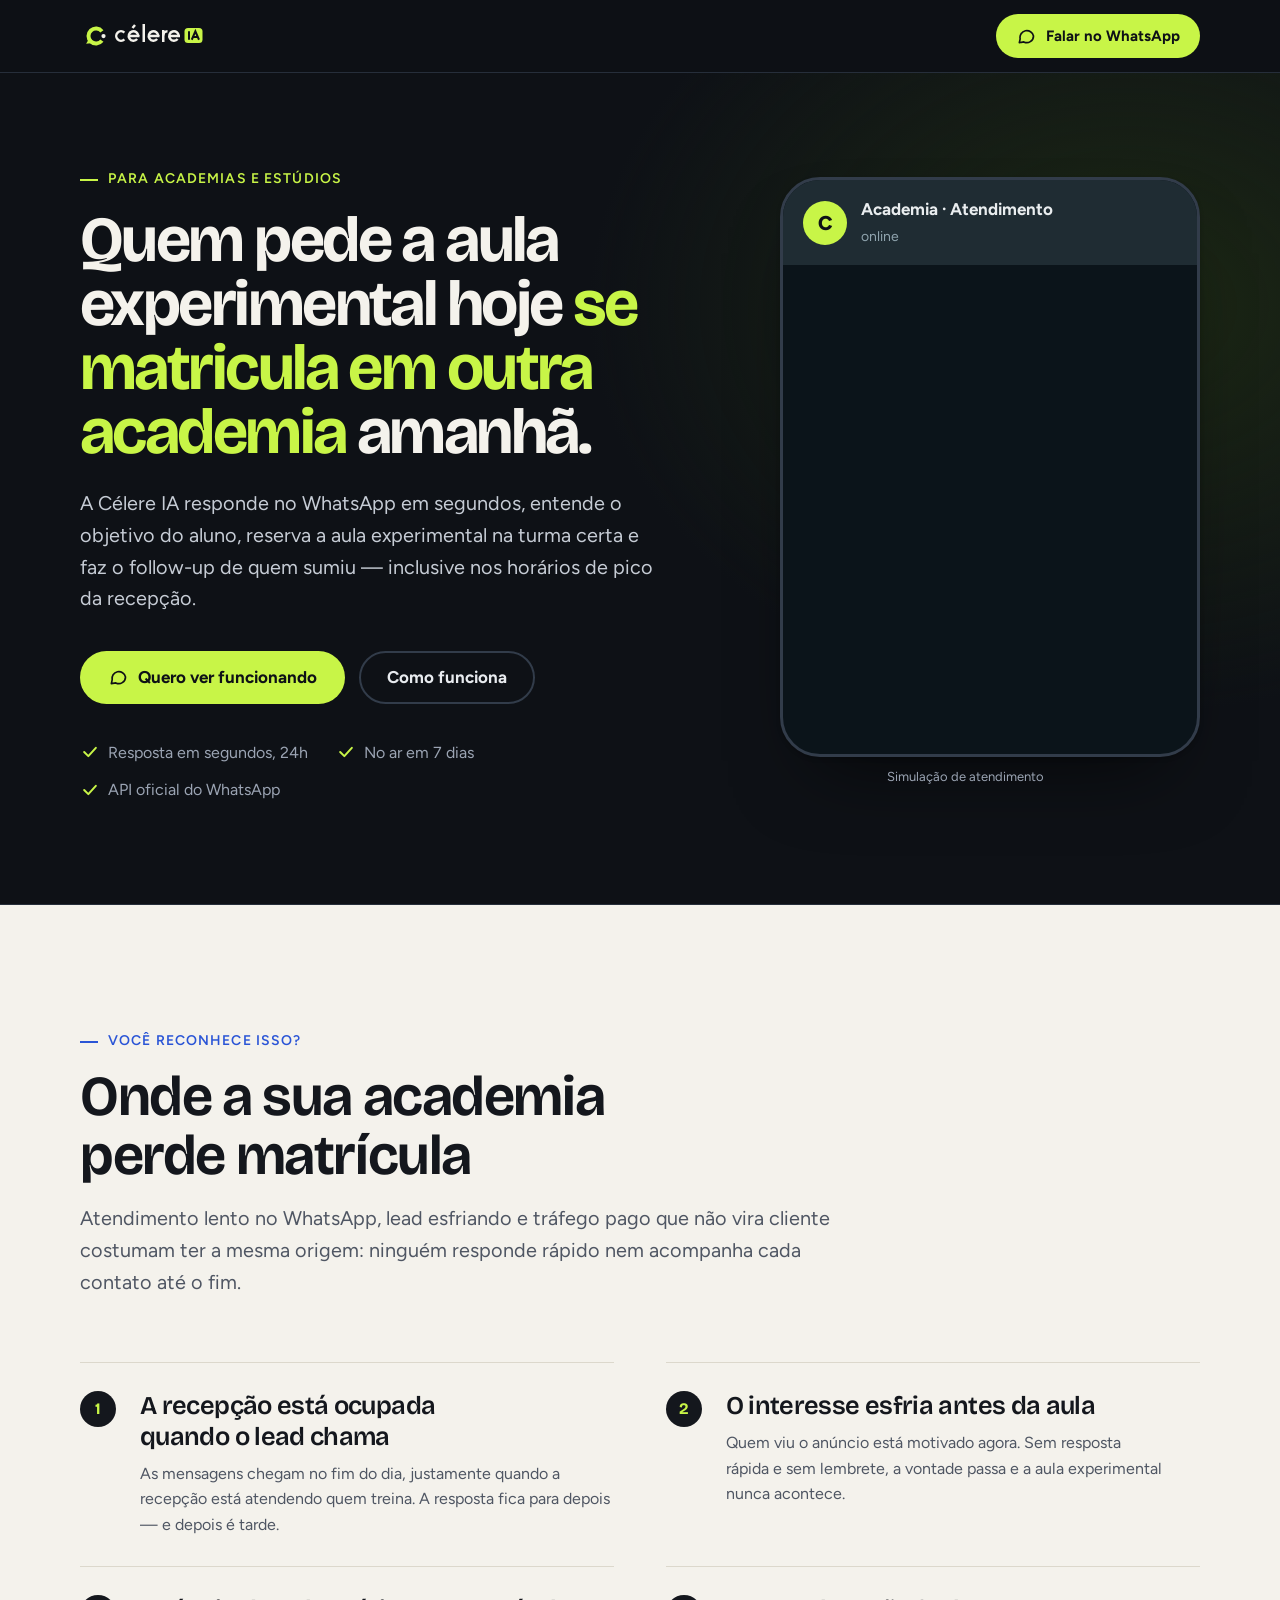
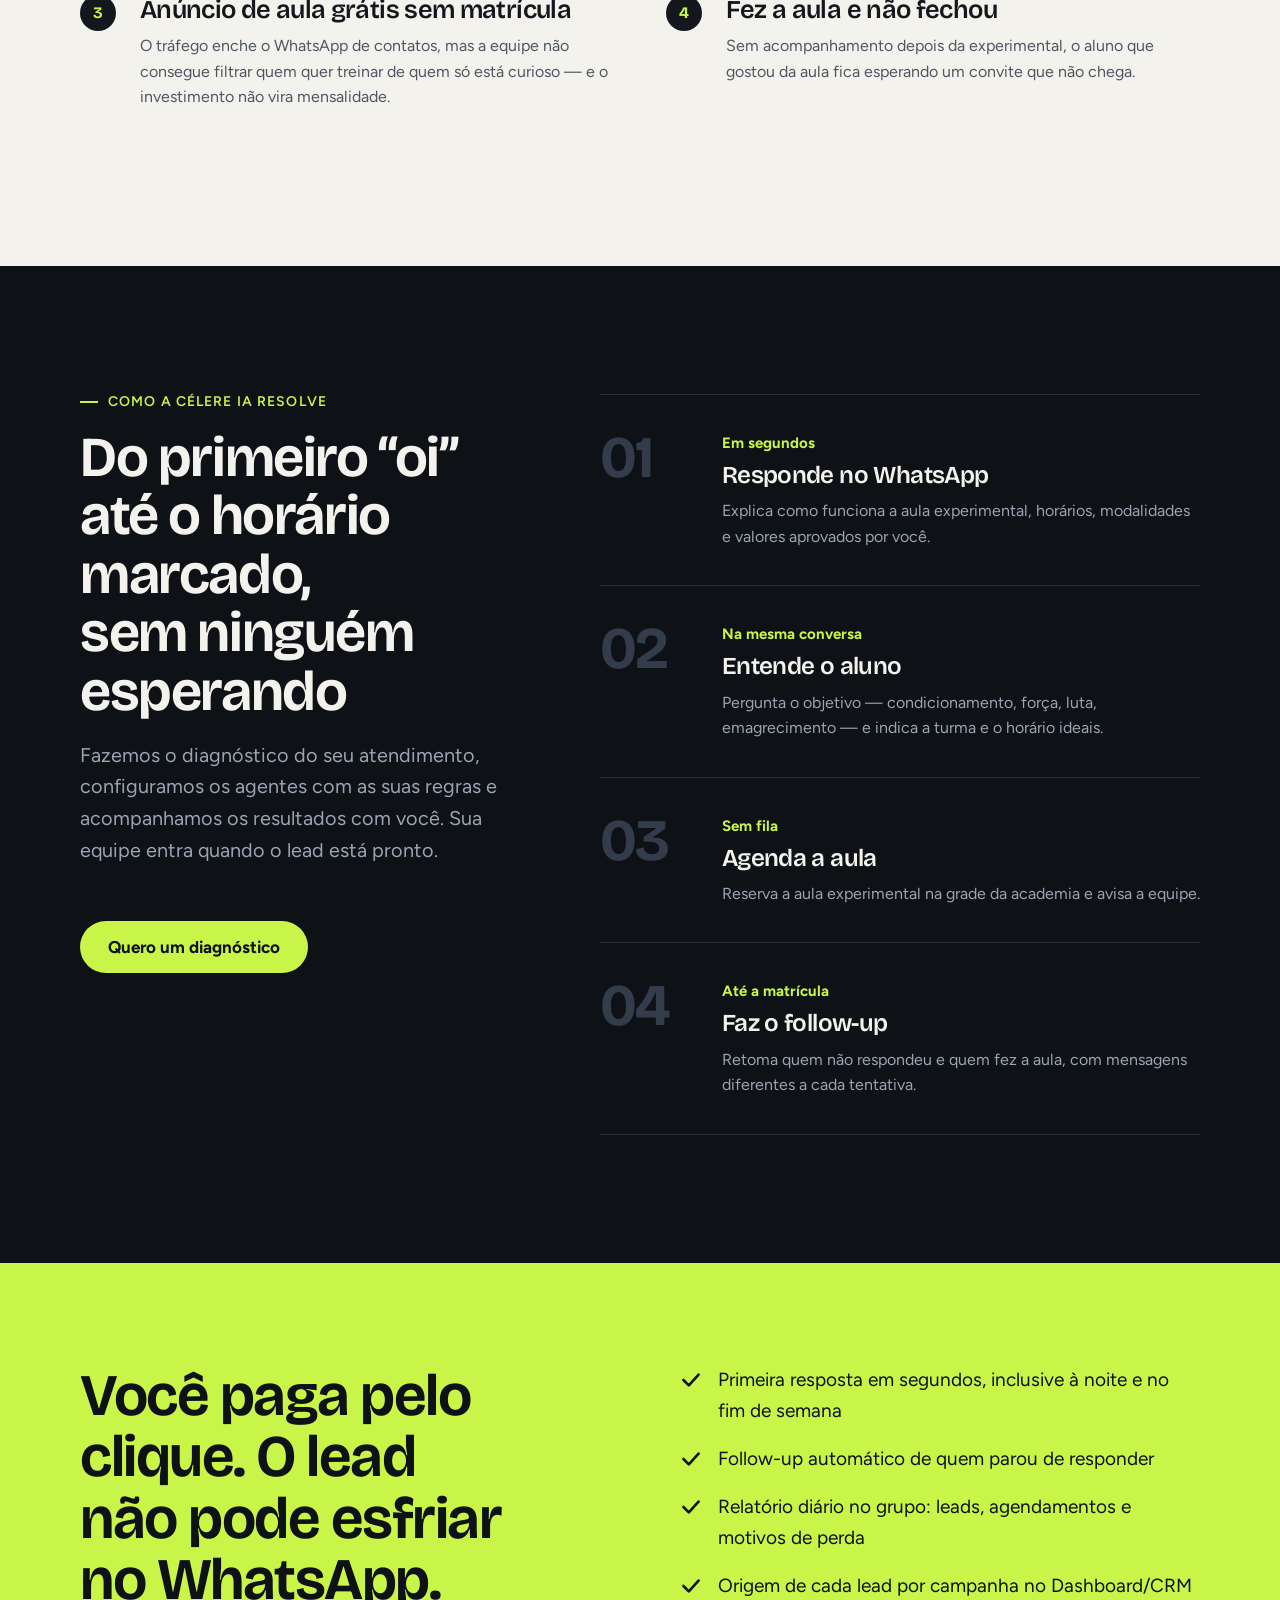
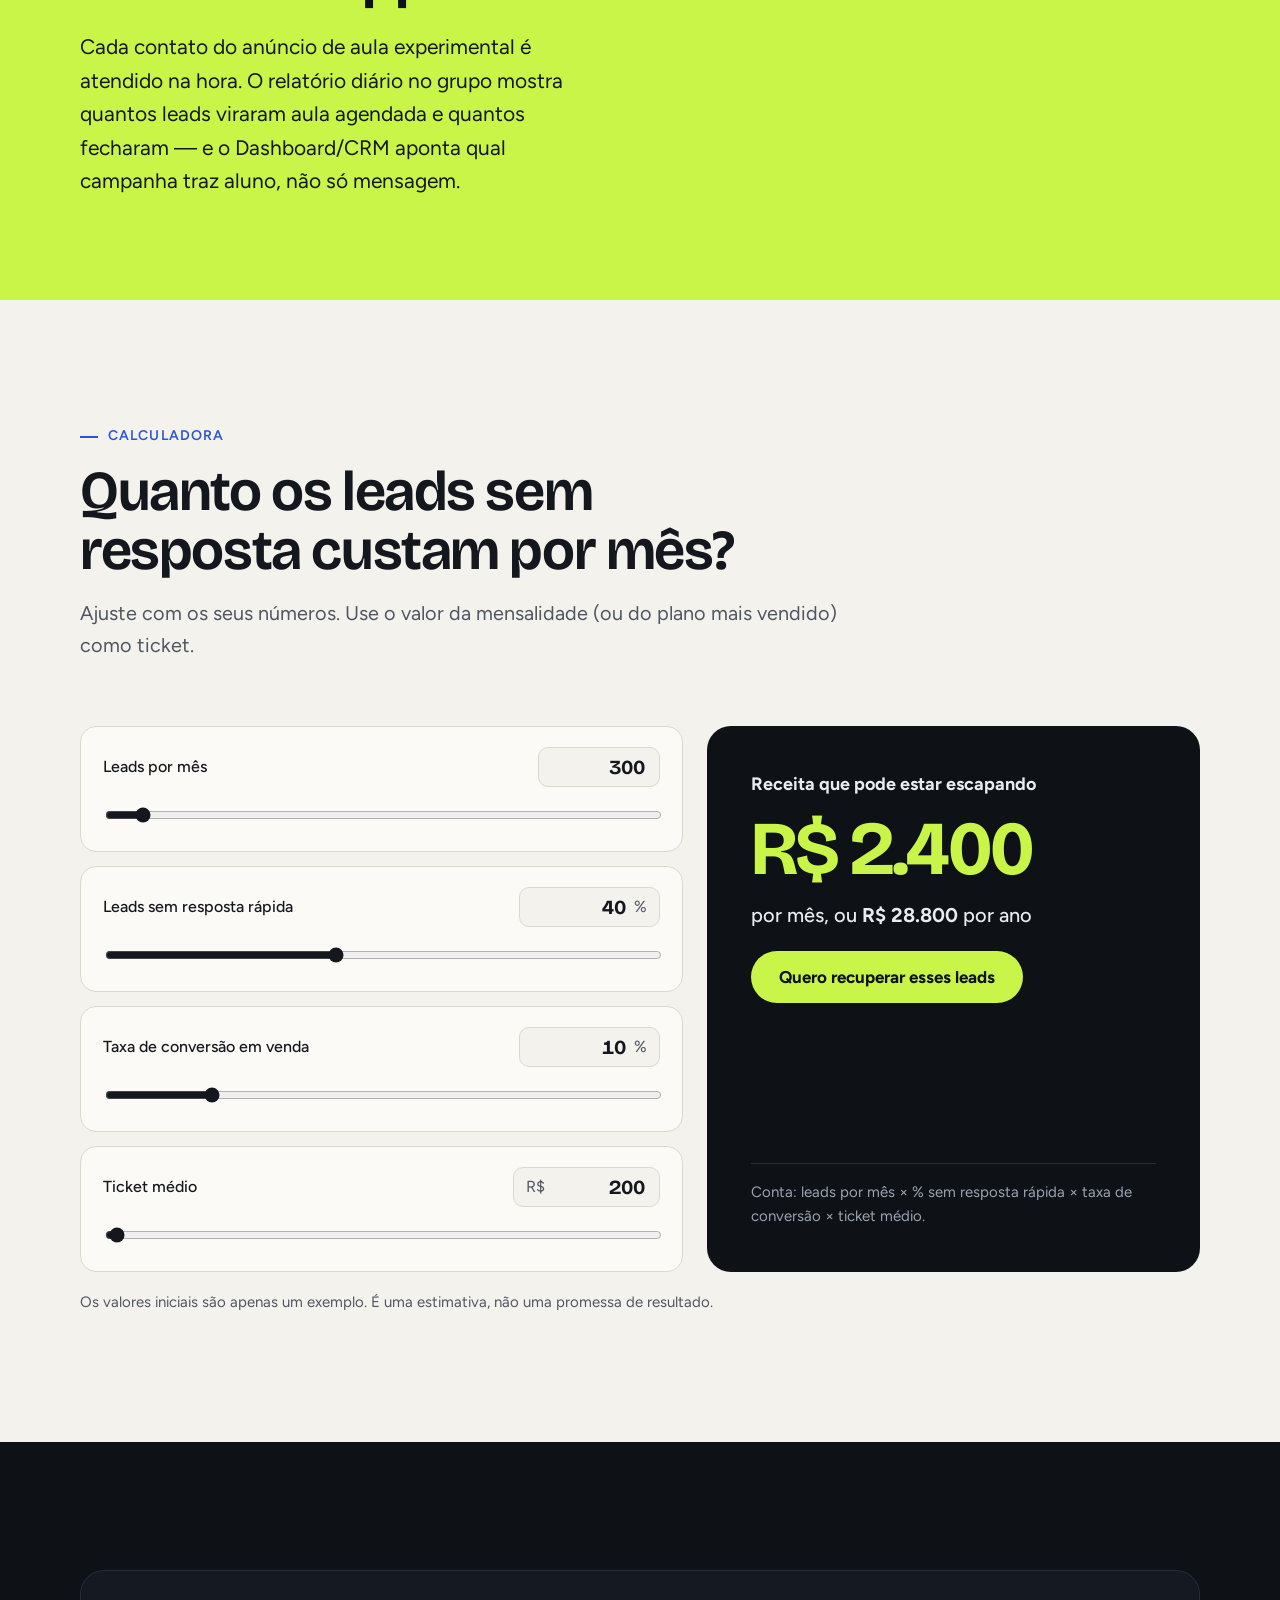
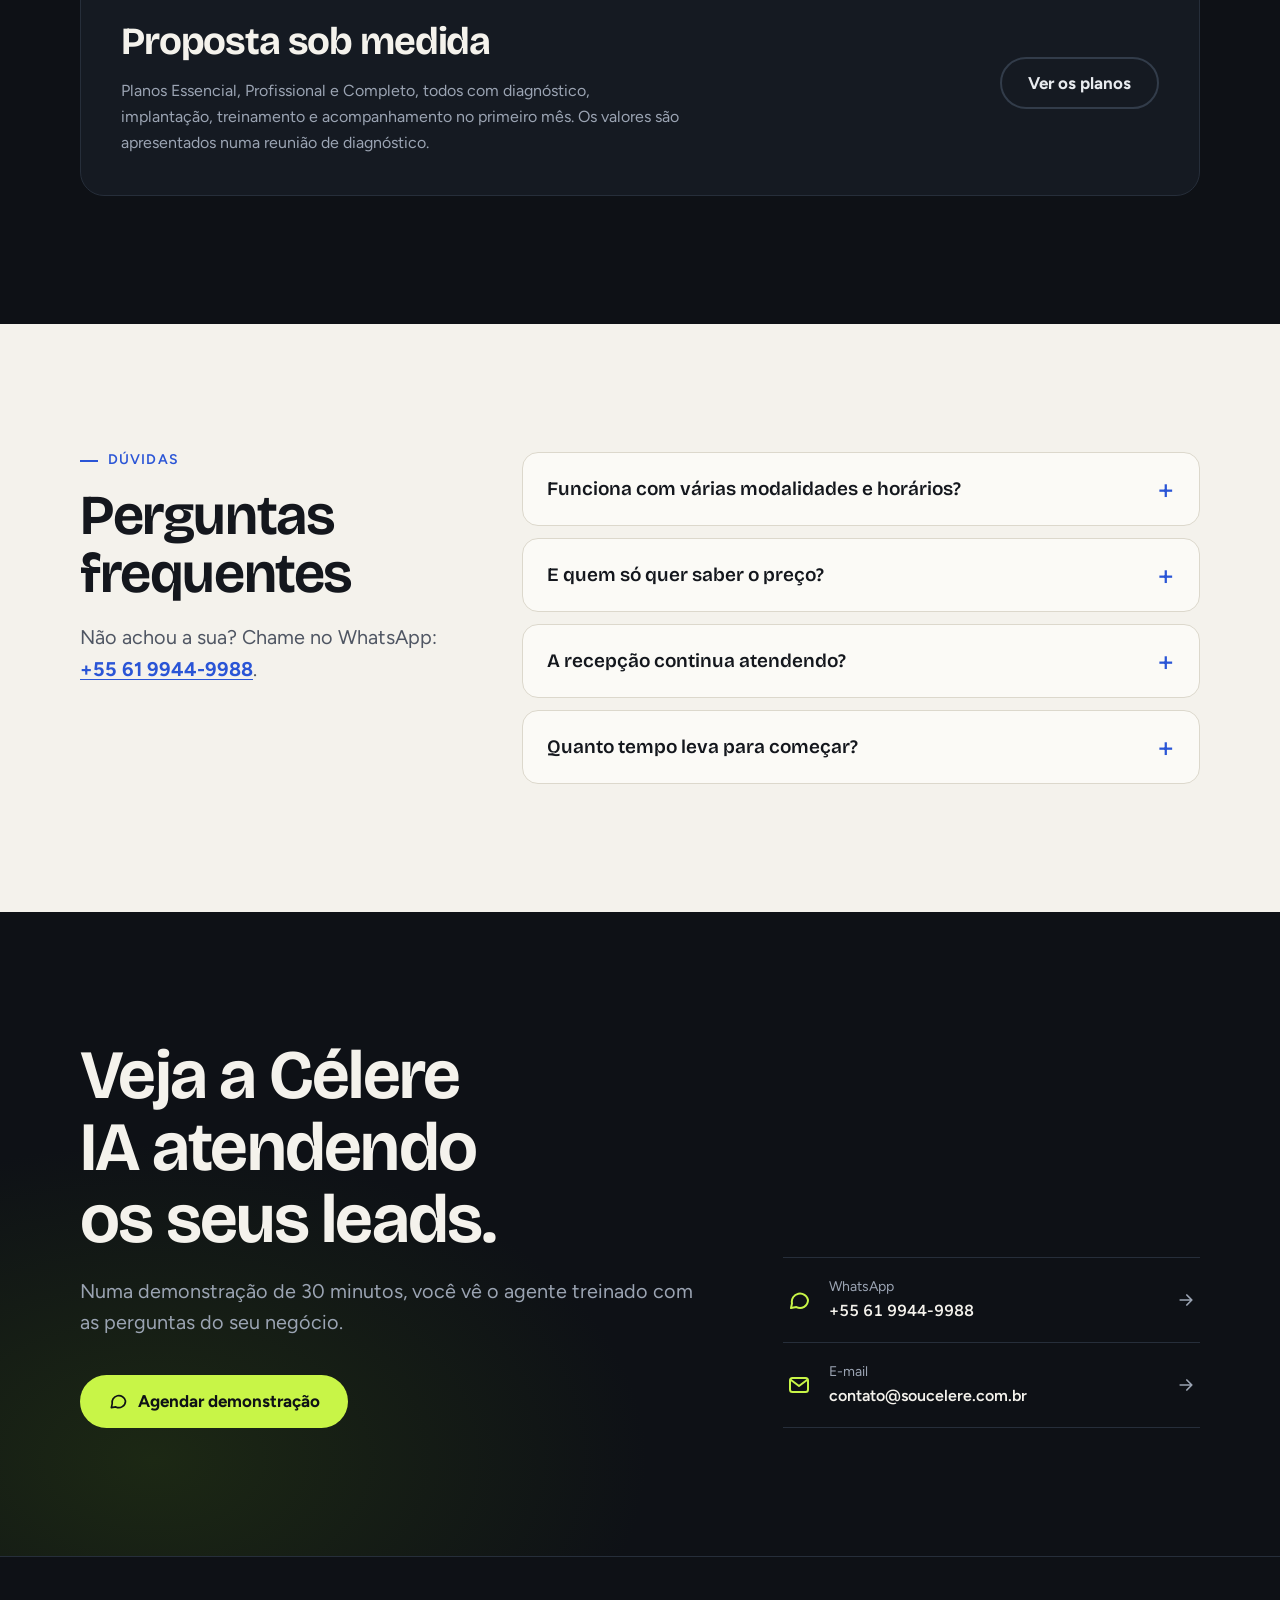
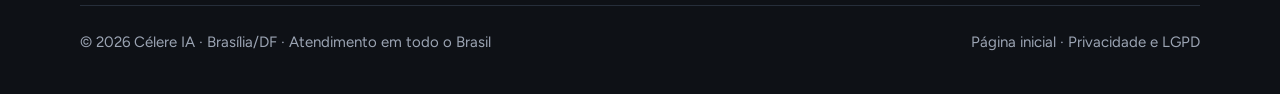
<file: academias/index.html>
<!doctype html>
<html lang="pt-BR">
<head>
<meta charset="utf-8">
<meta name="viewport" content="width=device-width, initial-scale=1, viewport-fit=cover">
<title>IA no WhatsApp para academias e estúdios | Célere IA</title>
<meta name="description" content="Agentes de IA que respondem no WhatsApp em segundos, entendem o objetivo do aluno, agendam a aula experimental e fazem follow-up até a matrícula. No ar em 7 dias.">
<link rel="canonical" href="https://soucelere.app/academias/">
<meta name="robots" content="index, follow, max-image-preview:large, max-snippet:-1">
<meta name="referrer" content="strict-origin-when-cross-origin">
<meta name="format-detection" content="telephone=no">
<meta property="og:type" content="website">
<meta property="og:locale" content="pt_BR">
<meta property="og:site_name" content="Célere IA">
<meta property="og:url" content="https://soucelere.app/academias/">
<meta property="og:title" content="IA no WhatsApp para academias e estúdios — Célere IA">
<meta property="og:description" content="Agentes de IA que respondem no WhatsApp em segundos, entendem o objetivo do aluno, agendam a aula experimental e fazem follow-up até a matrícula. No ar em 7 dias.">
<meta property="og:image" content="https://soucelere.app/assets/img/og-celere.png">
<meta property="og:image:width" content="1200">
<meta property="og:image:height" content="630">
<meta name="twitter:card" content="summary_large_image">
<meta name="theme-color" content="#0E1116">
<link rel="icon" href="/favicon.svg" type="image/svg+xml">
<link rel="apple-touch-icon" href="/assets/img/apple-touch-icon.png">
<link rel="manifest" href="/site.webmanifest">
<link rel="preconnect" href="https://fonts.googleapis.com">
<link rel="preconnect" href="https://fonts.gstatic.com" crossorigin>
<link rel="stylesheet" href="https://fonts.googleapis.com/css2?family=Bricolage+Grotesque:opsz,wght@12..96,500..800&amp;family=Figtree:wght@400..700&amp;display=swap">
<link rel="stylesheet" href="/assets/css/site.css?v=4">
<script src="/assets/js/site.js?v=4" defer></script>
<script type="application/ld+json">
{
 "@context": "https://schema.org",
 "@graph": [
  {
   "@type": "WebPage",
   "@id": "https://soucelere.app/academias/#pagina",
   "url": "https://soucelere.app/academias/",
   "name": "IA no WhatsApp para academias e estúdios | Célere IA",
   "description": "Agentes de IA que respondem no WhatsApp em segundos, entendem o objetivo do aluno, agendam a aula experimental e fazem follow-up até a matrícula. No ar em 7 dias.",
   "inLanguage": "pt-BR",
   "isPartOf": {
    "@id": "https://soucelere.app/#site"
   },
   "about": {
    "@id": "https://soucelere.app/#servico"
   },
   "primaryImageOfPage": "https://soucelere.app/assets/img/og-celere.png",
   "breadcrumb": {
    "@type": "BreadcrumbList",
    "itemListElement": [
     {
      "@type": "ListItem",
      "position": 1,
      "name": "Célere IA",
      "item": "https://soucelere.app/"
     },
     {
      "@type": "ListItem",
      "position": 2,
      "name": "Academias e estúdios",
      "item": "https://soucelere.app/academias/"
     }
    ]
   }
  },
  {
   "@type": "Service",
   "@id": "https://soucelere.app/academias/#servico",
   "name": "Agentes de IA no WhatsApp para academias e estúdios",
   "serviceType": "Consultoria de IA para atendimento e vendas",
   "provider": {
    "@type": "Organization",
    "@id": "https://soucelere.app/#organizacao",
    "name": "Célere IA",
    "url": "https://soucelere.app/",
    "telephone": "+55-61-9944-9988",
    "email": "contato@soucelere.com.br"
   },
   "areaServed": {
    "@type": "Country",
    "name": "Brasil"
   },
   "audience": {
    "@type": "BusinessAudience",
    "name": "Academias e estúdios"
   },
   "description": "Agentes de IA que respondem no WhatsApp em segundos, entendem o objetivo do aluno, agendam a aula experimental e fazem follow-up até a matrícula. No ar em 7 dias."
  },
  {
   "@type": "FAQPage",
   "@id": "https://soucelere.app/academias/#faq",
   "inLanguage": "pt-BR",
   "mainEntity": [
    {
     "@type": "Question",
     "name": "Funciona com várias modalidades e horários?",
     "acceptedAnswer": {
      "@type": "Answer",
      "text": "Sim. O agente é configurado com a sua grade de turmas e modalidades e indica a opção certa para o objetivo de cada aluno."
     }
    },
    {
     "@type": "Question",
     "name": "E quem só quer saber o preço?",
     "acceptedAnswer": {
      "@type": "Answer",
      "text": "O agente informa os valores que você aprovar e convida para a aula experimental, que é onde a matrícula acontece."
     }
    },
    {
     "@type": "Question",
     "name": "A recepção continua atendendo?",
     "acceptedAnswer": {
      "@type": "Answer",
      "text": "Sim. A recepção recebe os alunos já qualificados e com aula marcada, e assume a conversa sempre que precisar."
     }
    },
    {
     "@type": "Question",
     "name": "Quanto tempo leva para começar?",
     "acceptedAnswer": {
      "@type": "Answer",
      "text": "Até 7 dias: diagnóstico, configuração com a grade da academia, testes, treinamento da equipe e go-live, com acompanhamento próximo nos primeiros 30 dias."
     }
    }
   ]
  }
 ]
}
</script>
</head>
<body class="lp">
<a class="pular" href="#conteudo">Pular para o conteúdo</a>

<header class="topo topo-lp">
  <div class="wrap">
    <a class="marca" href="/" aria-label="Célere IA, página inicial"><svg viewBox="0 0 500 128" aria-hidden="true" focusable="false" xmlns="http://www.w3.org/2000/svg"><g transform="translate(0 0) scale(1.0)"><path d="M87.64 82.47 A30 30 0 1 1 87.64 45.53" fill="none" stroke="#C8F547" stroke-width="16"/><path d="M52.76 91.82 L24.6 94.78 L36.18 75.24 Z" fill="#C8F547"/><circle cx="94" cy="64" r="8.5" fill="#F4F2EC"/></g><g transform="translate(140 -12) scale(1.0)"><path d="M37.44 89.44 A19 19 0 1 1 37.44 62.56" fill="none" stroke="#F4F2EC" stroke-width="10"/><path d="M93 76 A19 19 0 1 0 88.55 88.21" fill="none" stroke="#F4F2EC" stroke-width="10"/><path d="M55 76 H98.0" fill="none" stroke="#F4F2EC" stroke-width="10"/><path d="M70 44 L80 32" fill="none" stroke="#F4F2EC" stroke-width="10"/><path d="M115 28 V100" fill="none" stroke="#F4F2EC" stroke-width="10"/><path d="M173 76 A19 19 0 1 0 168.55 88.21" fill="none" stroke="#F4F2EC" stroke-width="10"/><path d="M135 76 H178.0" fill="none" stroke="#F4F2EC" stroke-width="10"/><path d="M193 52 V100" fill="none" stroke="#F4F2EC" stroke-width="10"/><path d="M193 74 A17 17 0 0 1 210 57" fill="none" stroke="#F4F2EC" stroke-width="10"/><path d="M255 76 A19 19 0 1 0 250.55 88.21" fill="none" stroke="#F4F2EC" stroke-width="10"/><path d="M217 76 H260.0" fill="none" stroke="#F4F2EC" stroke-width="10"/><rect x="278" y="44" width="72" height="60" rx="14" fill="#C8F547"/><path d="M296 57 V91" fill="none" stroke="#0E1116" stroke-width="8"/><path d="M307 91 L321.5 57 L336 91 M312 80 H331" fill="none" stroke="#0E1116" stroke-width="8" stroke-linejoin="miter" stroke-miterlimit="3"/></g></svg></a>
    <a class="btn btn-lima" href="https://wa.me/556199449988?text=Ol%C3%A1%21%20Tenho%20uma%20academia%20e%20quero%20ver%20a%20C%C3%A9lere%20IA%20atendendo%20meus%20alunos%20no%20WhatsApp." target="_blank" rel="noopener noreferrer"><svg viewBox="0 0 24 24" fill="none" stroke="currentColor" stroke-width="2" stroke-linecap="round" stroke-linejoin="round" aria-hidden="true"><path d="M21 12a8 8 0 0 1-11.6 7.1L4 20l1-4.6A8 8 0 1 1 21 12Z"/></svg><span>Falar no WhatsApp</span></a>
  </div>
</header>

<main id="conteudo">

<section class="hero" aria-labelledby="h-hero">
  <div class="wrap">
    <div>
      <p class="olho">Para academias e estúdios</p>
      <h1 id="h-hero">Quem pede a aula experimental hoje <em>se matricula em outra academia</em> amanhã.</h1>
      <p class="lead">A Célere IA responde no WhatsApp em segundos, entende o objetivo do aluno, reserva a aula experimental na turma certa e faz o follow-up de quem sumiu — inclusive nos horários de pico da recepção.</p>
      <div class="acoes">
        <a class="btn btn-lima" href="https://wa.me/556199449988?text=Ol%C3%A1%21%20Tenho%20uma%20academia%20e%20quero%20ver%20a%20C%C3%A9lere%20IA%20atendendo%20meus%20alunos%20no%20WhatsApp." target="_blank" rel="noopener noreferrer"><svg viewBox="0 0 24 24" fill="none" stroke="currentColor" stroke-width="2" stroke-linecap="round" stroke-linejoin="round" aria-hidden="true"><path d="M21 12a8 8 0 0 1-11.6 7.1L4 20l1-4.6A8 8 0 1 1 21 12Z"/></svg>Quero ver funcionando</a>
        <a class="btn btn-linha" href="#como-funciona">Como funciona</a>
      </div>
      <ul class="garantias">
        <li><svg viewBox="0 0 24 24" fill="none" stroke="currentColor" stroke-width="2.4" stroke-linecap="round" stroke-linejoin="round" aria-hidden="true"><path d="m5 12 5 5 9-10"/></svg>Resposta em segundos, 24h</li>
        <li><svg viewBox="0 0 24 24" fill="none" stroke="currentColor" stroke-width="2.4" stroke-linecap="round" stroke-linejoin="round" aria-hidden="true"><path d="m5 12 5 5 9-10"/></svg>No ar em 7 dias</li>
        <li><svg viewBox="0 0 24 24" fill="none" stroke="currentColor" stroke-width="2.4" stroke-linecap="round" stroke-linejoin="round" aria-hidden="true"><path d="m5 12 5 5 9-10"/></svg>API oficial do WhatsApp</li>
      </ul>
    </div>
    <div>
      <div class="fone" data-demo="chat" data-script="academia" role="img" aria-label="Simulação: agente da Célere IA atendendo um lead de academias e estúdios no WhatsApp">
        <div class="fone-top"><div class="av" aria-hidden="true">C</div><div><b>Academia · Atendimento</b><span class="st">online</span></div></div>
        <div class="ms" aria-hidden="true"></div>
      </div>
      <span class="simul">Simulação de atendimento</span>
    </div>
  </div>
</section>

<section class="sec claro" aria-labelledby="h-dores">
  <div class="wrap">
    <div class="sec-head" data-reveal>
      <p class="olho">Você reconhece isso?</p>
      <h2 id="h-dores">Onde a sua academia perde matrícula</h2>
      <p class="lead">Atendimento lento no WhatsApp, lead esfriando e tráfego pago que não vira cliente costumam ter a mesma origem: ninguém responde rápido nem acompanha cada contato até o fim.</p>
    </div>
    <ul class="dores-lp">
      <li data-reveal><div><h3>A recepção está ocupada quando o lead chama</h3><p>As mensagens chegam no fim do dia, justamente quando a recepção está atendendo quem treina. A resposta fica para depois — e depois é tarde.</p></div></li>
      <li data-reveal><div><h3>O interesse esfria antes da aula</h3><p>Quem viu o anúncio está motivado agora. Sem resposta rápida e sem lembrete, a vontade passa e a aula experimental nunca acontece.</p></div></li>
      <li data-reveal><div><h3>Anúncio de aula grátis sem matrícula</h3><p>O tráfego enche o WhatsApp de contatos, mas a equipe não consegue filtrar quem quer treinar de quem só está curioso — e o investimento não vira mensalidade.</p></div></li>
      <li data-reveal><div><h3>Fez a aula e não fechou</h3><p>Sem acompanhamento depois da experimental, o aluno que gostou da aula fica esperando um convite que não chega.</p></div></li>
    </ul>
  </div>
</section>

<section class="sec" id="como-funciona" aria-labelledby="h-metodo">
  <div class="wrap metodo">
    <div class="sec-head">
      <p class="olho">Como a Célere IA resolve</p>
      <h2 id="h-metodo">Do primeiro “oi” até o horário marcado, sem ninguém esperando</h2>
      <p class="lead">Fazemos o diagnóstico do seu atendimento, configuramos os agentes com as suas regras e acompanhamos os resultados com você. Sua equipe entra quando o lead está pronto.</p>
      <div class="acoes"><a class="btn btn-lima" href="https://wa.me/556199449988?text=Ol%C3%A1%21%20Tenho%20uma%20academia%20e%20quero%20ver%20a%20C%C3%A9lere%20IA%20atendendo%20meus%20alunos%20no%20WhatsApp." target="_blank" rel="noopener noreferrer">Quero um diagnóstico</a></div>
    </div>
    <ol class="fases">
      <li class="fase" data-reveal><div><span class="quando">Em segundos</span><h3>Responde no WhatsApp</h3><p>Explica como funciona a aula experimental, horários, modalidades e valores aprovados por você.</p></div></li>
      <li class="fase" data-reveal><div><span class="quando">Na mesma conversa</span><h3>Entende o aluno</h3><p>Pergunta o objetivo — condicionamento, força, luta, emagrecimento — e indica a turma e o horário ideais.</p></div></li>
      <li class="fase" data-reveal><div><span class="quando">Sem fila</span><h3>Agenda a aula</h3><p>Reserva a aula experimental na grade da academia e avisa a equipe.</p></div></li>
      <li class="fase" data-reveal><div><span class="quando">Até a matrícula</span><h3>Faz o follow-up</h3><p>Retoma quem não respondeu e quem fez a aula, com mensagens diferentes a cada tentativa.</p></div></li>
    </ol>
  </div>
</section>

<section class="faixa" aria-labelledby="h-trafego">
  <div class="wrap trafego">
    <div data-reveal>
      <h2 id="h-trafego">Você paga pelo clique. O lead não pode esfriar no WhatsApp.</h2>
      <p class="lead-escura">Cada contato do anúncio de aula experimental é atendido na hora. O relatório diário no grupo mostra quantos leads viraram aula agendada e quantos fecharam — e o Dashboard/CRM aponta qual campanha traz aluno, não só mensagem.</p>
    </div>
    <ul data-reveal>
      <li><svg viewBox="0 0 24 24" fill="none" stroke="currentColor" stroke-width="2.4" stroke-linecap="round" stroke-linejoin="round" aria-hidden="true"><path d="m5 12 5 5 9-10"/></svg><span>Primeira resposta em segundos, inclusive à noite e no fim de semana</span></li>
      <li><svg viewBox="0 0 24 24" fill="none" stroke="currentColor" stroke-width="2.4" stroke-linecap="round" stroke-linejoin="round" aria-hidden="true"><path d="m5 12 5 5 9-10"/></svg><span>Follow-up automático de quem parou de responder</span></li>
      <li><svg viewBox="0 0 24 24" fill="none" stroke="currentColor" stroke-width="2.4" stroke-linecap="round" stroke-linejoin="round" aria-hidden="true"><path d="m5 12 5 5 9-10"/></svg><span>Relatório diário no grupo: leads, agendamentos e motivos de perda</span></li>
      <li><svg viewBox="0 0 24 24" fill="none" stroke="currentColor" stroke-width="2.4" stroke-linecap="round" stroke-linejoin="round" aria-hidden="true"><path d="m5 12 5 5 9-10"/></svg><span>Origem de cada lead por campanha no Dashboard/CRM</span></li>
    </ul>
  </div>
</section>

<section class="sec claro" id="calculadora" aria-labelledby="h-calc">
  <div class="wrap">
    <div class="sec-head" data-reveal>
      <p class="olho">Calculadora</p>
      <h2 id="h-calc">Quanto os leads sem resposta custam por mês?</h2>
      <p class="lead">Ajuste com os seus números. Use o valor da mensalidade (ou do plano mais vendido) como ticket.</p>
    </div>
    <div class="calc calc-claro">
      <div class="campos">
        <div class="campo"><label for="c-leads-n">Leads por mês</label><div class="num"><input type="number" inputmode="numeric" id="c-leads-n" min="10" max="20000" step="10"></div><input type="range" id="c-leads" min="20" max="5000" step="10" value="300" aria-label="Leads por mês (controle deslizante)"></div>
        <div class="campo"><label for="c-sem-n">Leads sem resposta rápida</label><div class="num"><input type="number" inputmode="numeric" id="c-sem-n" min="1" max="100" step="1"><span>%</span></div><input type="range" id="c-sem" min="5" max="90" step="1" value="40" aria-label="Percentual sem resposta rápida (controle deslizante)"></div>
        <div class="campo"><label for="c-conv-n">Taxa de conversão em venda</label><div class="num"><input type="number" inputmode="numeric" id="c-conv-n" min="1" max="100" step="1"><span>%</span></div><input type="range" id="c-conv" min="1" max="50" step="1" value="10" aria-label="Taxa de conversão (controle deslizante)"></div>
        <div class="campo"><label for="c-ticket-n">Ticket médio</label><div class="num"><span>R$</span><input type="number" inputmode="numeric" id="c-ticket-n" min="10" max="1000000" step="10"></div><input type="range" id="c-ticket" min="50" max="20000" step="50" value="200" aria-label="Ticket médio em reais (controle deslizante)"></div>
      </div>
      <div class="resultado" aria-live="polite">
        <p class="rot">Receita que pode estar escapando</p>
        <p class="valor" id="c-mes">—</p>
        <p class="ano">por mês, ou <b id="c-ano">—</b> por ano</p>
        <a class="btn btn-tinta" id="c-cta" data-ctx="Olá! Tenho uma academia e fiz a conta no site da Célere IA" href="https://wa.me/556199449988?text=Ol%C3%A1%21%20Tenho%20uma%20academia%20e%20quero%20ver%20a%20C%C3%A9lere%20IA%20atendendo%20meus%20alunos%20no%20WhatsApp." target="_blank" rel="noopener noreferrer">Quero recuperar esses leads</a>
        <p class="form">Conta: leads por mês × % sem resposta rápida × taxa de conversão × ticket médio.</p>
      </div>
    </div>
    <p class="nota">Os valores iniciais são apenas um exemplo. É uma estimativa, não uma promessa de resultado.</p>
  </div>
</section>

<section class="sec" aria-labelledby="h-planos">
  <div class="wrap">
    <div class="planos-lp" data-reveal>
      <div>
        <h2 id="h-planos" class="sr">Planos</h2>
        <b>Proposta sob medida</b>
        <p>Planos Essencial, Profissional e Completo, todos com diagnóstico, implantação, treinamento e acompanhamento no primeiro mês. Os valores são apresentados numa reunião de diagnóstico.</p>
      </div>
      <a class="btn btn-linha" href="/#planos">Ver os planos</a>
    </div>
  </div>
</section>

<section class="sec claro" id="duvidas" aria-labelledby="h-faq">
  <div class="wrap faq-grid">
    <div class="sec-head">
      <p class="olho">Dúvidas</p>
      <h2 id="h-faq">Perguntas frequentes</h2>
      <p class="lead">Não achou a sua? Chame no WhatsApp: <a class="link-forte" href="https://wa.me/556199449988?text=Ol%C3%A1%21%20Tenho%20uma%20academia%20e%20quero%20ver%20a%20C%C3%A9lere%20IA%20atendendo%20meus%20alunos%20no%20WhatsApp." target="_blank" rel="noopener noreferrer">+55 61 9944-9988</a>.</p>
    </div>
    <div class="faq">
      <details data-reveal><summary>Funciona com várias modalidades e horários?</summary><p>Sim. O agente é configurado com a sua grade de turmas e modalidades e indica a opção certa para o objetivo de cada aluno.</p></details>
      <details data-reveal><summary>E quem só quer saber o preço?</summary><p>O agente informa os valores que você aprovar e convida para a aula experimental, que é onde a matrícula acontece.</p></details>
      <details data-reveal><summary>A recepção continua atendendo?</summary><p>Sim. A recepção recebe os alunos já qualificados e com aula marcada, e assume a conversa sempre que precisar.</p></details>
      <details data-reveal><summary>Quanto tempo leva para começar?</summary><p>Até 7 dias: diagnóstico, configuração com a grade da academia, testes, treinamento da equipe e go-live, com acompanhamento próximo nos primeiros 30 dias.</p></details>
    </div>
  </div>
</section>

<section class="sec final" id="contato" aria-labelledby="h-final">
  <div class="wrap">
    <div>
      <h2 id="h-final">Veja a Célere IA atendendo os seus leads.</h2>
      <p class="lead">Numa demonstração de 30 minutos, você vê o agente treinado com as perguntas do seu negócio.</p>
      <div class="acoes"><a class="btn btn-lima" href="https://wa.me/556199449988?text=Ol%C3%A1%21%20Tenho%20uma%20academia%20e%20quero%20ver%20a%20C%C3%A9lere%20IA%20atendendo%20meus%20alunos%20no%20WhatsApp." target="_blank" rel="noopener noreferrer"><svg viewBox="0 0 24 24" fill="none" stroke="currentColor" stroke-width="2" stroke-linecap="round" stroke-linejoin="round" aria-hidden="true"><path d="M21 12a8 8 0 0 1-11.6 7.1L4 20l1-4.6A8 8 0 1 1 21 12Z"/></svg>Agendar demonstração</a></div>
    </div>
    <ul class="canais" aria-label="Canais de contato">
      <li><a href="https://wa.me/556199449988?text=Ol%C3%A1%21%20Tenho%20uma%20academia%20e%20quero%20ver%20a%20C%C3%A9lere%20IA%20atendendo%20meus%20alunos%20no%20WhatsApp." target="_blank" rel="noopener noreferrer"><svg viewBox="0 0 24 24" fill="none" stroke="currentColor" stroke-width="2" stroke-linecap="round" stroke-linejoin="round" aria-hidden="true"><path d="M21 12a8 8 0 0 1-11.6 7.1L4 20l1-4.6A8 8 0 1 1 21 12Z"/></svg><div><span>WhatsApp</span><b>+55 61 9944-9988</b></div><svg class="seta" viewBox="0 0 24 24" fill="none" stroke="currentColor" stroke-width="2" stroke-linecap="round" stroke-linejoin="round" aria-hidden="true"><path d="M5 12h14M13 6l6 6-6 6"/></svg></a></li>
      <li><a href="mailto:contato@soucelere.com.br?subject=C%C3%A9lere%20IA%20para%20academias%20e%20est%C3%BAdios"><svg viewBox="0 0 24 24" fill="none" stroke="currentColor" stroke-width="2" stroke-linecap="round" stroke-linejoin="round" aria-hidden="true"><rect x="3" y="5" width="18" height="14" rx="2.5"/><path d="m4 7 8 6 8-6"/></svg><div><span>E-mail</span><b>contato@soucelere.com.br</b></div><svg class="seta" viewBox="0 0 24 24" fill="none" stroke="currentColor" stroke-width="2" stroke-linecap="round" stroke-linejoin="round" aria-hidden="true"><path d="M5 12h14M13 6l6 6-6 6"/></svg></a></li>
    </ul>
  </div>
</section>
</main>

<footer class="rodape">
  <div class="wrap">
    <div class="base">
      <p>© <span id="ano">2026</span> Célere IA · Brasília/DF · Atendimento em todo o Brasil</p>
      <p><a href="/">Página inicial</a> · <a href="/politica-de-privacidade.html">Privacidade e LGPD</a></p>
    </div>
  </div>
</footer>

<a class="wa-flut" href="https://wa.me/556199449988?text=Ol%C3%A1%21%20Tenho%20uma%20academia%20e%20quero%20ver%20a%20C%C3%A9lere%20IA%20atendendo%20meus%20alunos%20no%20WhatsApp." target="_blank" rel="noopener noreferrer" aria-label="Conversar no WhatsApp"><svg viewBox="0 0 24 24" fill="none" stroke="currentColor" stroke-width="2" stroke-linecap="round" stroke-linejoin="round" aria-hidden="true"><path d="M21 12a8 8 0 0 1-11.6 7.1L4 20l1-4.6A8 8 0 1 1 21 12Z"/></svg><span>Fale no WhatsApp</span></a>
</body>
</html>
</file>
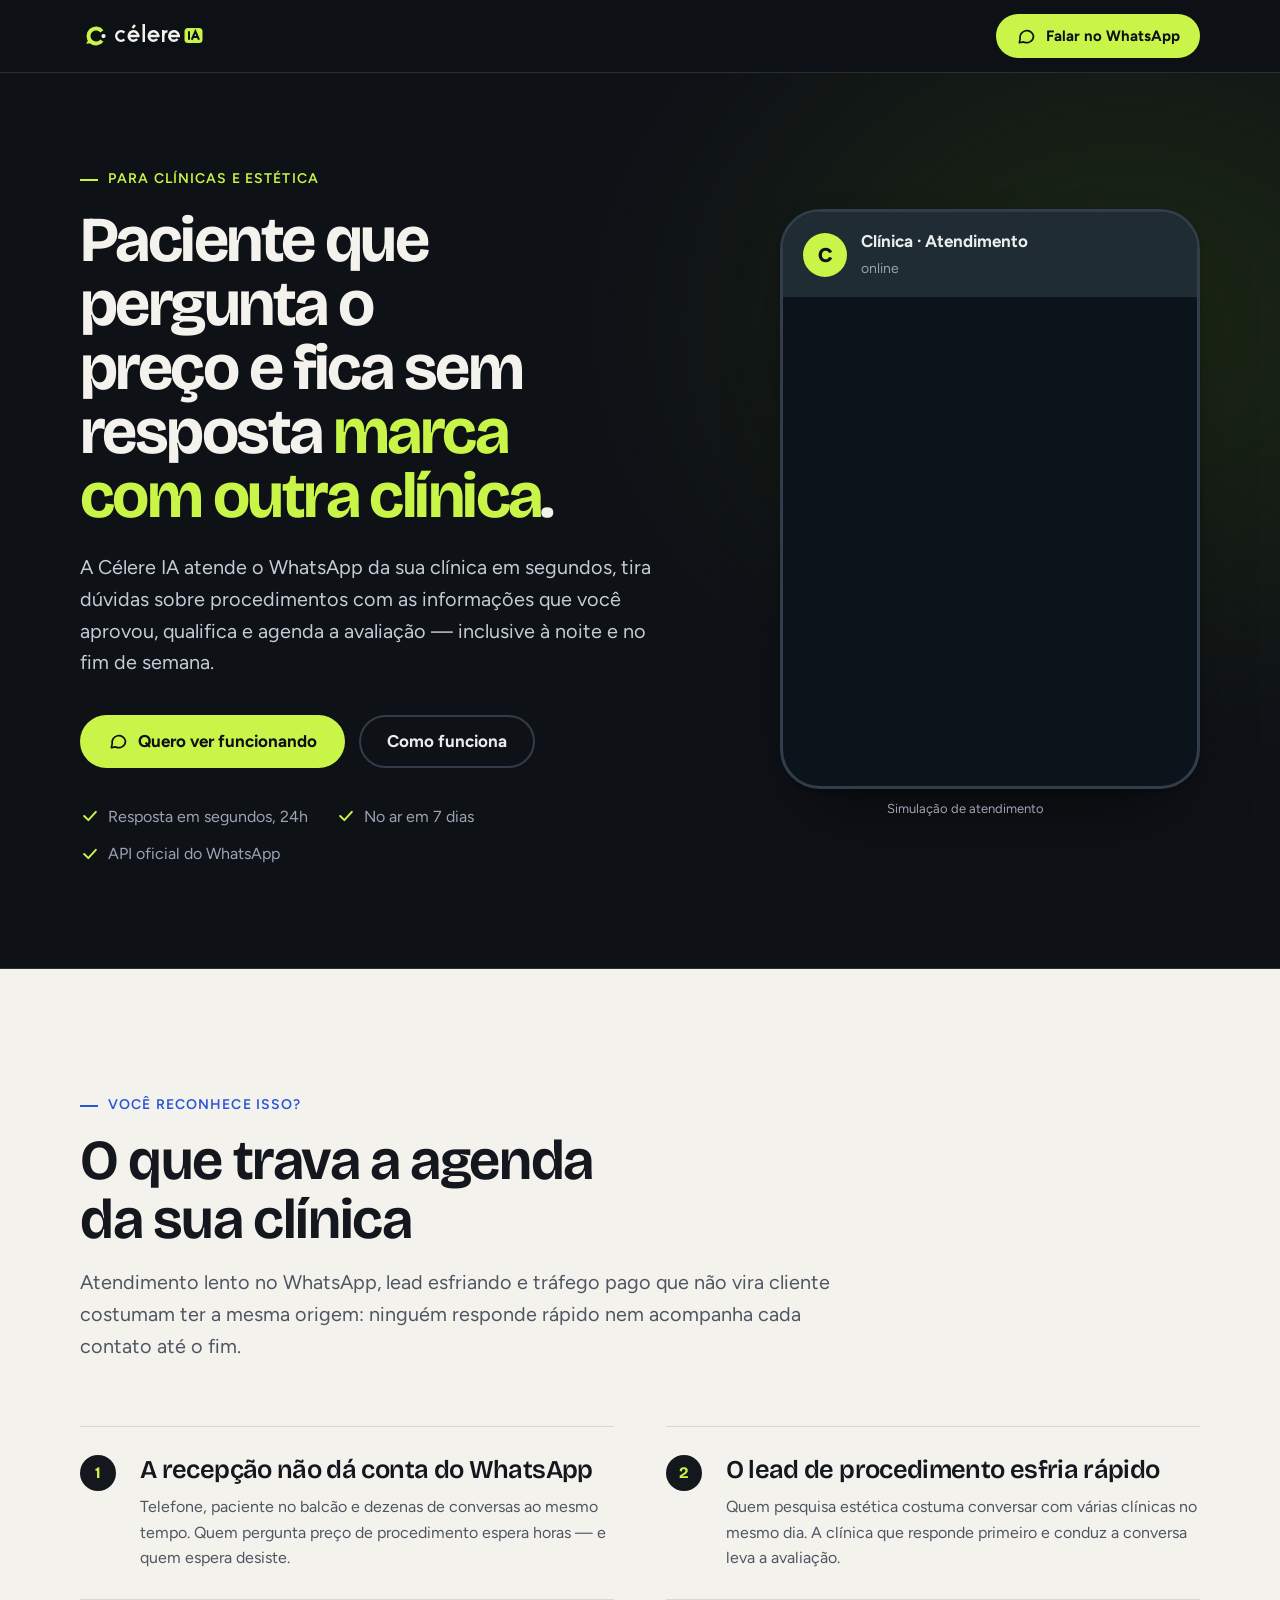
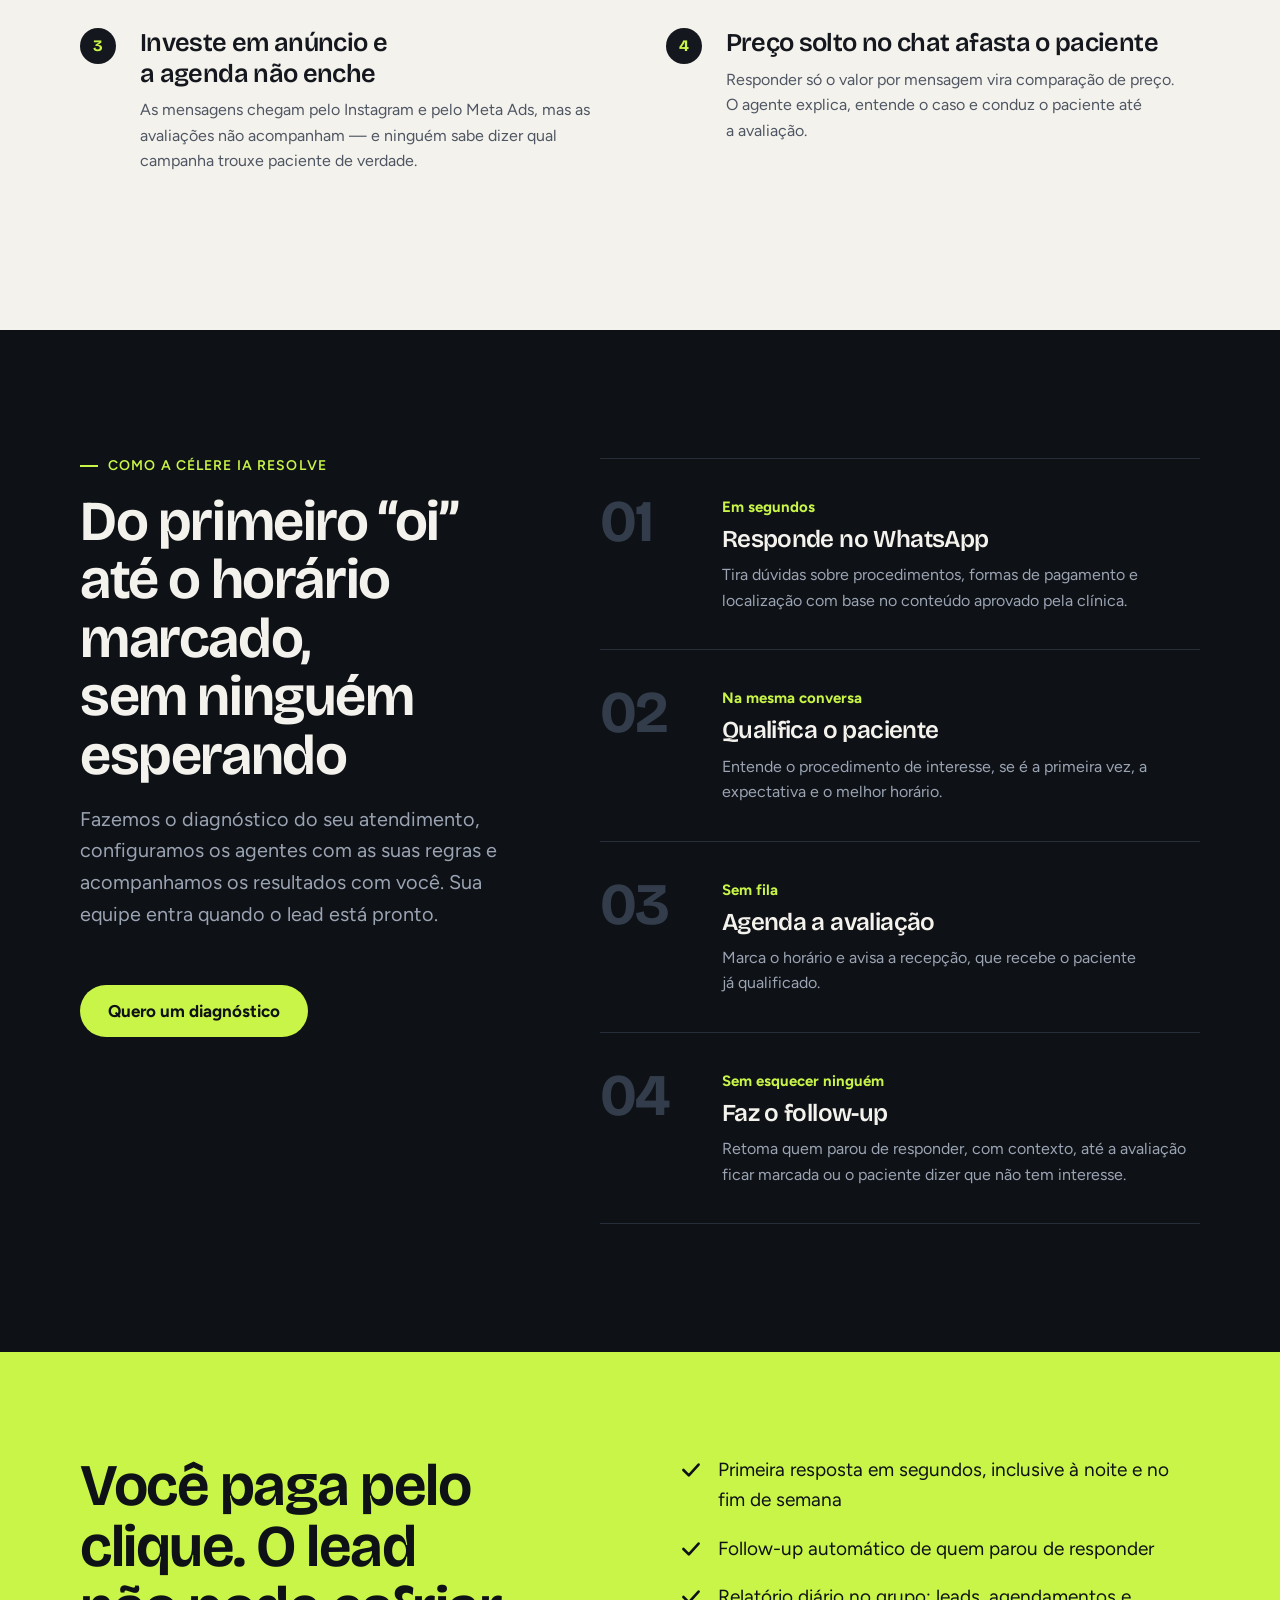
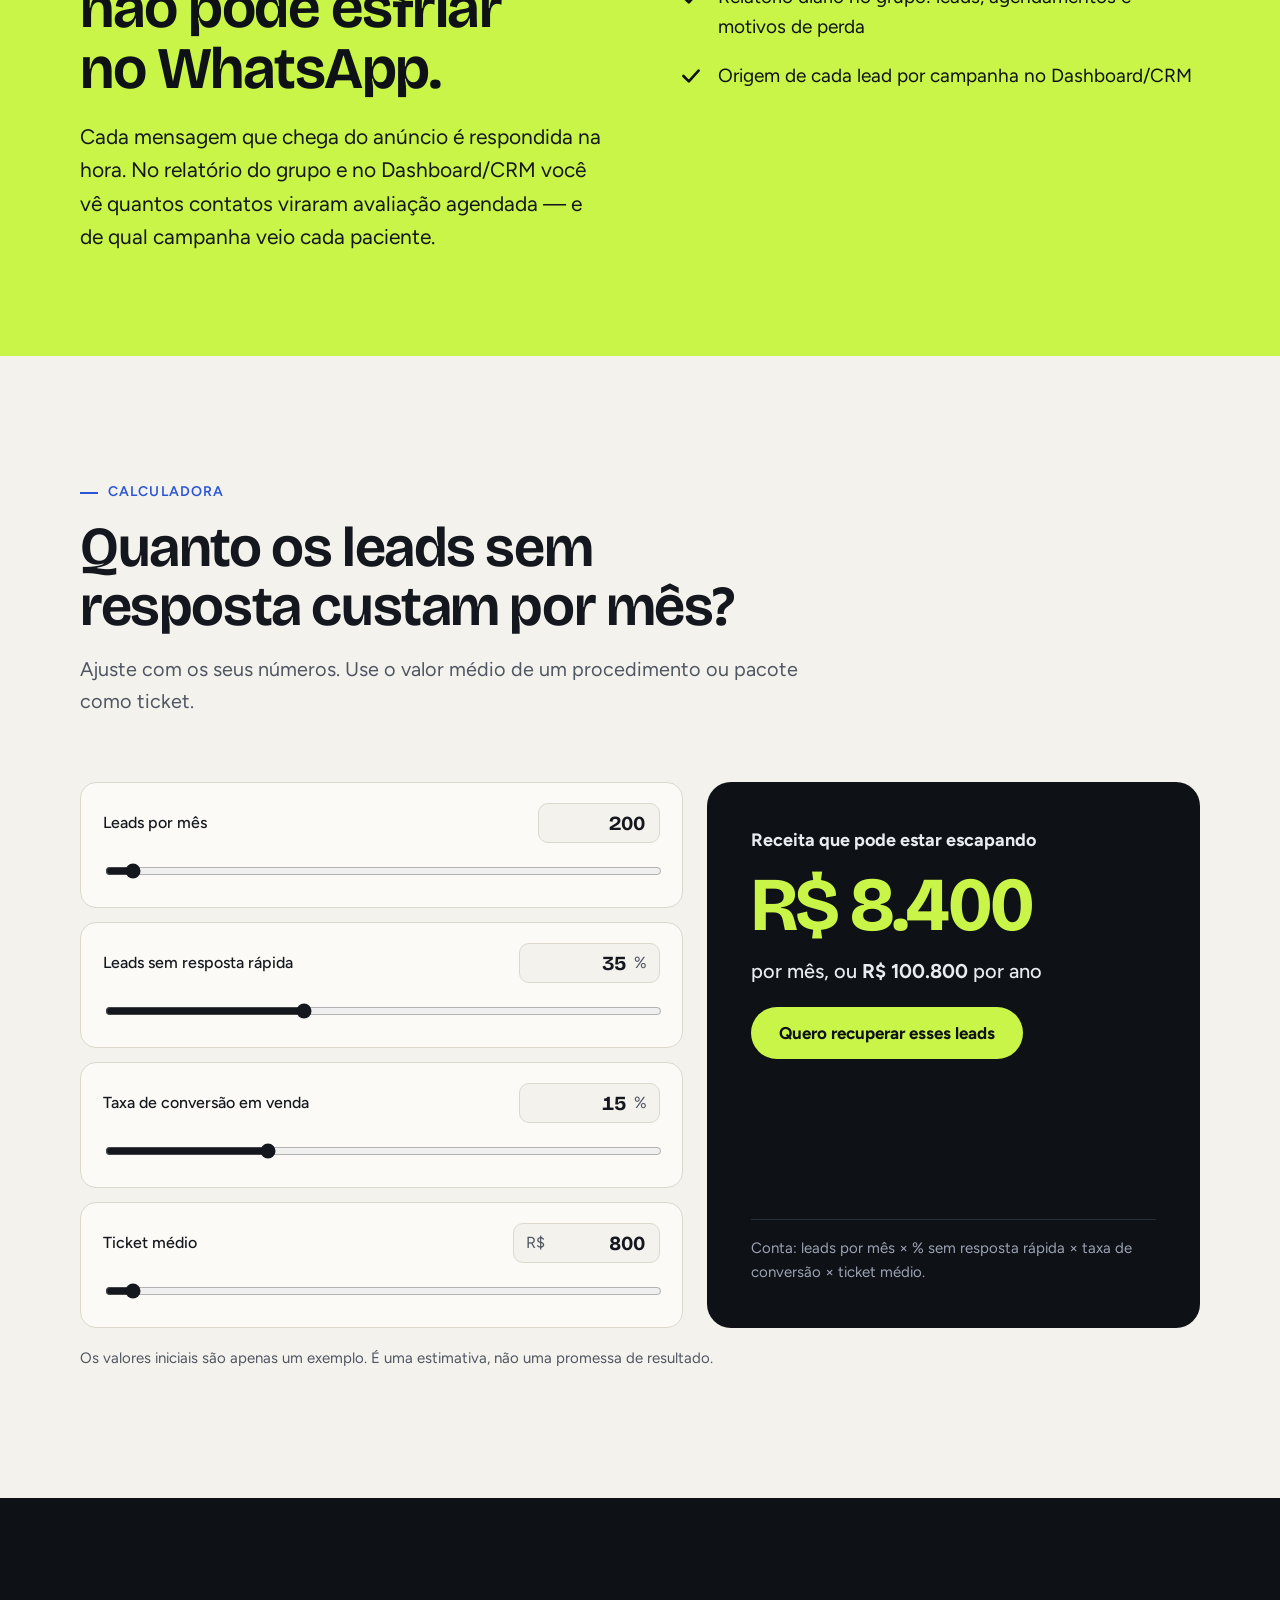
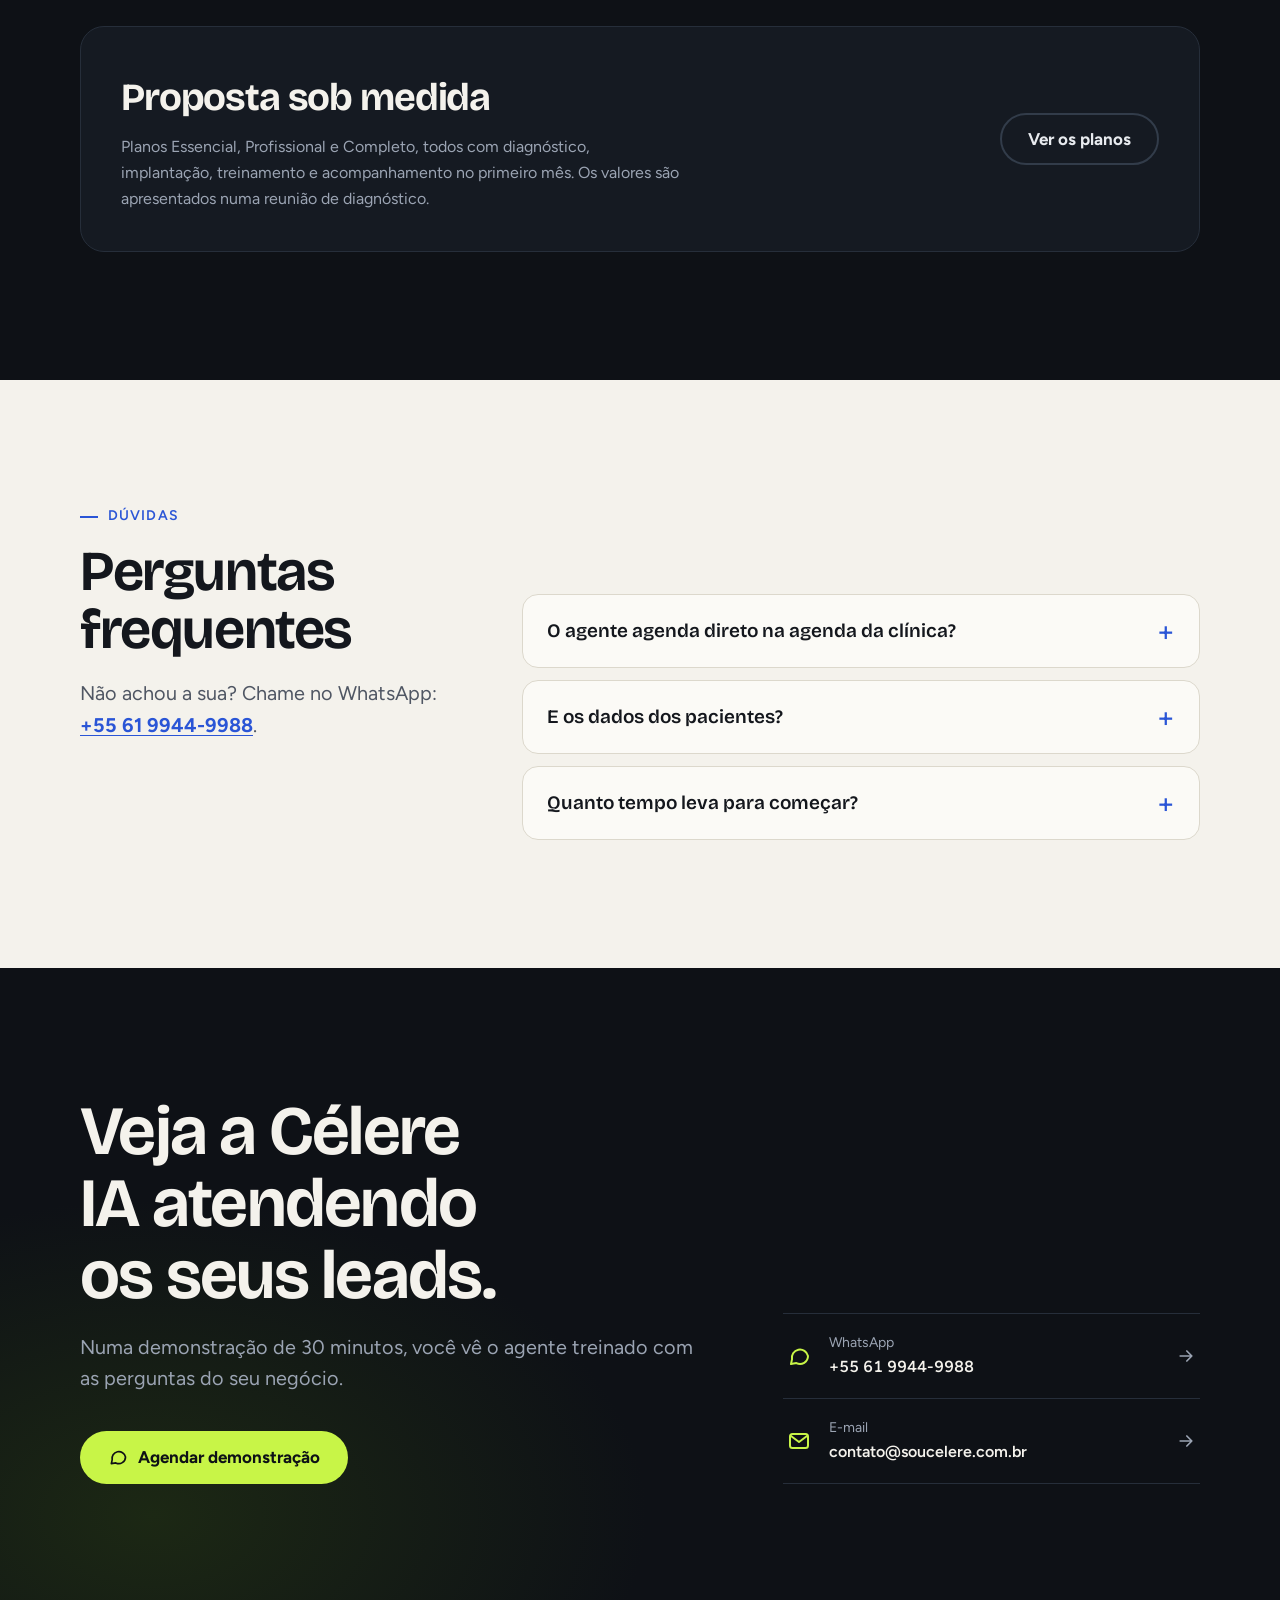
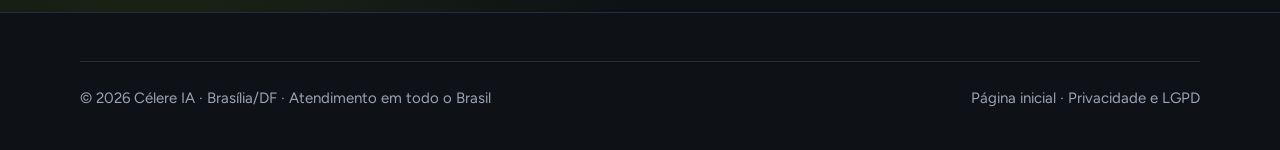
<file: clinicas/index.html>
<!doctype html>
<html lang="pt-BR">
<head>
<meta charset="utf-8">
<meta name="viewport" content="width=device-width, initial-scale=1, viewport-fit=cover">
<title>IA no WhatsApp para clínicas e estética | Célere IA</title>
<meta name="description" content="Agentes de IA que respondem pacientes no WhatsApp em segundos, tiram dúvidas sobre procedimentos, qualificam e agendam a avaliação da sua clínica. No ar em 7 dias.">
<link rel="canonical" href="https://soucelere.app/clinicas/">
<meta name="robots" content="index, follow, max-image-preview:large, max-snippet:-1">
<meta name="referrer" content="strict-origin-when-cross-origin">
<meta name="format-detection" content="telephone=no">
<meta property="og:type" content="website">
<meta property="og:locale" content="pt_BR">
<meta property="og:site_name" content="Célere IA">
<meta property="og:url" content="https://soucelere.app/clinicas/">
<meta property="og:title" content="IA no WhatsApp para clínicas e estética — Célere IA">
<meta property="og:description" content="Agentes de IA que respondem pacientes no WhatsApp em segundos, tiram dúvidas sobre procedimentos, qualificam e agendam a avaliação da sua clínica. No ar em 7 dias.">
<meta property="og:image" content="https://soucelere.app/assets/img/og-celere.png">
<meta property="og:image:width" content="1200">
<meta property="og:image:height" content="630">
<meta name="twitter:card" content="summary_large_image">
<meta name="theme-color" content="#0E1116">
<link rel="icon" href="/favicon.svg" type="image/svg+xml">
<link rel="apple-touch-icon" href="/assets/img/apple-touch-icon.png">
<link rel="manifest" href="/site.webmanifest">
<link rel="preconnect" href="https://fonts.googleapis.com">
<link rel="preconnect" href="https://fonts.gstatic.com" crossorigin>
<link rel="stylesheet" href="https://fonts.googleapis.com/css2?family=Bricolage+Grotesque:opsz,wght@12..96,500..800&amp;family=Figtree:wght@400..700&amp;display=swap">
<link rel="stylesheet" href="/assets/css/site.css?v=4">
<script src="/assets/js/site.js?v=4" defer></script>
<script type="application/ld+json">
{
 "@context": "https://schema.org",
 "@graph": [
  {
   "@type": "WebPage",
   "@id": "https://soucelere.app/clinicas/#pagina",
   "url": "https://soucelere.app/clinicas/",
   "name": "IA no WhatsApp para clínicas e estética | Célere IA",
   "description": "Agentes de IA que respondem pacientes no WhatsApp em segundos, tiram dúvidas sobre procedimentos, qualificam e agendam a avaliação da sua clínica. No ar em 7 dias.",
   "inLanguage": "pt-BR",
   "isPartOf": {
    "@id": "https://soucelere.app/#site"
   },
   "about": {
    "@id": "https://soucelere.app/#servico"
   },
   "primaryImageOfPage": "https://soucelere.app/assets/img/og-celere.png",
   "breadcrumb": {
    "@type": "BreadcrumbList",
    "itemListElement": [
     {
      "@type": "ListItem",
      "position": 1,
      "name": "Célere IA",
      "item": "https://soucelere.app/"
     },
     {
      "@type": "ListItem",
      "position": 2,
      "name": "Clínicas e estética",
      "item": "https://soucelere.app/clinicas/"
     }
    ]
   }
  },
  {
   "@type": "Service",
   "@id": "https://soucelere.app/clinicas/#servico",
   "name": "Agentes de IA no WhatsApp para clínicas e estética",
   "serviceType": "Consultoria de IA para atendimento e vendas",
   "provider": {
    "@type": "Organization",
    "@id": "https://soucelere.app/#organizacao",
    "name": "Célere IA",
    "url": "https://soucelere.app/",
    "telephone": "+55-61-9944-9988",
    "email": "contato@soucelere.com.br"
   },
   "areaServed": {
    "@type": "Country",
    "name": "Brasil"
   },
   "audience": {
    "@type": "BusinessAudience",
    "name": "Clínicas e estética"
   },
   "description": "Agentes de IA que respondem pacientes no WhatsApp em segundos, tiram dúvidas sobre procedimentos, qualificam e agendam a avaliação da sua clínica. No ar em 7 dias."
  },
  {
   "@type": "FAQPage",
   "@id": "https://soucelere.app/clinicas/#faq",
   "inLanguage": "pt-BR",
   "mainEntity": [
    {
     "@type": "Question",
     "name": "A IA vai passar o preço dos procedimentos?",
     "acceptedAnswer": {
      "@type": "Answer",
      "text": "Só se você quiser. Você define o que o agente pode informar — valores, faixas ou apenas o convite para a avaliação. O que fugir disso vai para a sua equipe."
     }
    },
    {
     "@type": "Question",
     "name": "O agente agenda direto na agenda da clínica?",
     "acceptedAnswer": {
      "@type": "Answer",
      "text": "Durante a implantação integramos a agenda que a clínica já usa quando isso é possível. Se preferir, o agente passa o horário escolhido para a recepção confirmar."
     }
    },
    {
     "@type": "Question",
     "name": "E os dados dos pacientes?",
     "acceptedAnswer": {
      "@type": "Answer",
      "text": "Seguimos a LGPD, com contrato de tratamento de dados. O agente coleta só o necessário para o atendimento e o agendamento."
     }
    },
    {
     "@type": "Question",
     "name": "Quanto tempo leva para começar?",
     "acceptedAnswer": {
      "@type": "Answer",
      "text": "Até 7 dias: diagnóstico, configuração com as informações da clínica, testes, treinamento da recepção e go-live, com acompanhamento próximo nos primeiros 30 dias."
     }
    }
   ]
  }
 ]
}
</script>
</head>
<body class="lp">
<a class="pular" href="#conteudo">Pular para o conteúdo</a>

<header class="topo topo-lp">
  <div class="wrap">
    <a class="marca" href="/" aria-label="Célere IA, página inicial"><svg viewBox="0 0 500 128" aria-hidden="true" focusable="false" xmlns="http://www.w3.org/2000/svg"><g transform="translate(0 0) scale(1.0)"><path d="M87.64 82.47 A30 30 0 1 1 87.64 45.53" fill="none" stroke="#C8F547" stroke-width="16"/><path d="M52.76 91.82 L24.6 94.78 L36.18 75.24 Z" fill="#C8F547"/><circle cx="94" cy="64" r="8.5" fill="#F4F2EC"/></g><g transform="translate(140 -12) scale(1.0)"><path d="M37.44 89.44 A19 19 0 1 1 37.44 62.56" fill="none" stroke="#F4F2EC" stroke-width="10"/><path d="M93 76 A19 19 0 1 0 88.55 88.21" fill="none" stroke="#F4F2EC" stroke-width="10"/><path d="M55 76 H98.0" fill="none" stroke="#F4F2EC" stroke-width="10"/><path d="M70 44 L80 32" fill="none" stroke="#F4F2EC" stroke-width="10"/><path d="M115 28 V100" fill="none" stroke="#F4F2EC" stroke-width="10"/><path d="M173 76 A19 19 0 1 0 168.55 88.21" fill="none" stroke="#F4F2EC" stroke-width="10"/><path d="M135 76 H178.0" fill="none" stroke="#F4F2EC" stroke-width="10"/><path d="M193 52 V100" fill="none" stroke="#F4F2EC" stroke-width="10"/><path d="M193 74 A17 17 0 0 1 210 57" fill="none" stroke="#F4F2EC" stroke-width="10"/><path d="M255 76 A19 19 0 1 0 250.55 88.21" fill="none" stroke="#F4F2EC" stroke-width="10"/><path d="M217 76 H260.0" fill="none" stroke="#F4F2EC" stroke-width="10"/><rect x="278" y="44" width="72" height="60" rx="14" fill="#C8F547"/><path d="M296 57 V91" fill="none" stroke="#0E1116" stroke-width="8"/><path d="M307 91 L321.5 57 L336 91 M312 80 H331" fill="none" stroke="#0E1116" stroke-width="8" stroke-linejoin="miter" stroke-miterlimit="3"/></g></svg></a>
    <a class="btn btn-lima" href="https://wa.me/556199449988?text=Ol%C3%A1%21%20Tenho%20uma%20cl%C3%ADnica%20e%20quero%20ver%20a%20C%C3%A9lere%20IA%20atendendo%20meus%20pacientes%20no%20WhatsApp." target="_blank" rel="noopener noreferrer"><svg viewBox="0 0 24 24" fill="none" stroke="currentColor" stroke-width="2" stroke-linecap="round" stroke-linejoin="round" aria-hidden="true"><path d="M21 12a8 8 0 0 1-11.6 7.1L4 20l1-4.6A8 8 0 1 1 21 12Z"/></svg><span>Falar no WhatsApp</span></a>
  </div>
</header>

<main id="conteudo">

<section class="hero" aria-labelledby="h-hero">
  <div class="wrap">
    <div>
      <p class="olho">Para clínicas e estética</p>
      <h1 id="h-hero">Paciente que pergunta o preço e fica sem resposta <em>marca com outra clínica</em>.</h1>
      <p class="lead">A Célere IA atende o WhatsApp da sua clínica em segundos, tira dúvidas sobre procedimentos com as informações que você aprovou, qualifica e agenda a avaliação — inclusive à noite e no fim de semana.</p>
      <div class="acoes">
        <a class="btn btn-lima" href="https://wa.me/556199449988?text=Ol%C3%A1%21%20Tenho%20uma%20cl%C3%ADnica%20e%20quero%20ver%20a%20C%C3%A9lere%20IA%20atendendo%20meus%20pacientes%20no%20WhatsApp." target="_blank" rel="noopener noreferrer"><svg viewBox="0 0 24 24" fill="none" stroke="currentColor" stroke-width="2" stroke-linecap="round" stroke-linejoin="round" aria-hidden="true"><path d="M21 12a8 8 0 0 1-11.6 7.1L4 20l1-4.6A8 8 0 1 1 21 12Z"/></svg>Quero ver funcionando</a>
        <a class="btn btn-linha" href="#como-funciona">Como funciona</a>
      </div>
      <ul class="garantias">
        <li><svg viewBox="0 0 24 24" fill="none" stroke="currentColor" stroke-width="2.4" stroke-linecap="round" stroke-linejoin="round" aria-hidden="true"><path d="m5 12 5 5 9-10"/></svg>Resposta em segundos, 24h</li>
        <li><svg viewBox="0 0 24 24" fill="none" stroke="currentColor" stroke-width="2.4" stroke-linecap="round" stroke-linejoin="round" aria-hidden="true"><path d="m5 12 5 5 9-10"/></svg>No ar em 7 dias</li>
        <li><svg viewBox="0 0 24 24" fill="none" stroke="currentColor" stroke-width="2.4" stroke-linecap="round" stroke-linejoin="round" aria-hidden="true"><path d="m5 12 5 5 9-10"/></svg>API oficial do WhatsApp</li>
      </ul>
    </div>
    <div>
      <div class="fone" data-demo="chat" data-script="clinica" role="img" aria-label="Simulação: agente da Célere IA atendendo um lead de clínicas e estética no WhatsApp">
        <div class="fone-top"><div class="av" aria-hidden="true">C</div><div><b>Clínica · Atendimento</b><span class="st">online</span></div></div>
        <div class="ms" aria-hidden="true"></div>
      </div>
      <span class="simul">Simulação de atendimento</span>
    </div>
  </div>
</section>

<section class="sec claro" aria-labelledby="h-dores">
  <div class="wrap">
    <div class="sec-head" data-reveal>
      <p class="olho">Você reconhece isso?</p>
      <h2 id="h-dores">O que trava a agenda da sua clínica</h2>
      <p class="lead">Atendimento lento no WhatsApp, lead esfriando e tráfego pago que não vira cliente costumam ter a mesma origem: ninguém responde rápido nem acompanha cada contato até o fim.</p>
    </div>
    <ul class="dores-lp">
      <li data-reveal><div><h3>A recepção não dá conta do WhatsApp</h3><p>Telefone, paciente no balcão e dezenas de conversas ao mesmo tempo. Quem pergunta preço de procedimento espera horas — e quem espera desiste.</p></div></li>
      <li data-reveal><div><h3>O lead de procedimento esfria rápido</h3><p>Quem pesquisa estética costuma conversar com várias clínicas no mesmo dia. A clínica que responde primeiro e conduz a conversa leva a avaliação.</p></div></li>
      <li data-reveal><div><h3>Investe em anúncio e a agenda não enche</h3><p>As mensagens chegam pelo Instagram e pelo Meta Ads, mas as avaliações não acompanham — e ninguém sabe dizer qual campanha trouxe paciente de verdade.</p></div></li>
      <li data-reveal><div><h3>Preço solto no chat afasta o paciente</h3><p>Responder só o valor por mensagem vira comparação de preço. O agente explica, entende o caso e conduz o paciente até a avaliação.</p></div></li>
    </ul>
  </div>
</section>

<section class="sec" id="como-funciona" aria-labelledby="h-metodo">
  <div class="wrap metodo">
    <div class="sec-head">
      <p class="olho">Como a Célere IA resolve</p>
      <h2 id="h-metodo">Do primeiro “oi” até o horário marcado, sem ninguém esperando</h2>
      <p class="lead">Fazemos o diagnóstico do seu atendimento, configuramos os agentes com as suas regras e acompanhamos os resultados com você. Sua equipe entra quando o lead está pronto.</p>
      <div class="acoes"><a class="btn btn-lima" href="https://wa.me/556199449988?text=Ol%C3%A1%21%20Tenho%20uma%20cl%C3%ADnica%20e%20quero%20ver%20a%20C%C3%A9lere%20IA%20atendendo%20meus%20pacientes%20no%20WhatsApp." target="_blank" rel="noopener noreferrer">Quero um diagnóstico</a></div>
    </div>
    <ol class="fases">
      <li class="fase" data-reveal><div><span class="quando">Em segundos</span><h3>Responde no WhatsApp</h3><p>Tira dúvidas sobre procedimentos, formas de pagamento e localização com base no conteúdo aprovado pela clínica.</p></div></li>
      <li class="fase" data-reveal><div><span class="quando">Na mesma conversa</span><h3>Qualifica o paciente</h3><p>Entende o procedimento de interesse, se é a primeira vez, a expectativa e o melhor horário.</p></div></li>
      <li class="fase" data-reveal><div><span class="quando">Sem fila</span><h3>Agenda a avaliação</h3><p>Marca o horário e avisa a recepção, que recebe o paciente já qualificado.</p></div></li>
      <li class="fase" data-reveal><div><span class="quando">Sem esquecer ninguém</span><h3>Faz o follow-up</h3><p>Retoma quem parou de responder, com contexto, até a avaliação ficar marcada ou o paciente dizer que não tem interesse.</p></div></li>
    </ol>
  </div>
</section>

<section class="faixa" aria-labelledby="h-trafego">
  <div class="wrap trafego">
    <div data-reveal>
      <h2 id="h-trafego">Você paga pelo clique. O lead não pode esfriar no WhatsApp.</h2>
      <p class="lead-escura">Cada mensagem que chega do anúncio é respondida na hora. No relatório do grupo e no Dashboard/CRM você vê quantos contatos viraram avaliação agendada — e de qual campanha veio cada paciente.</p>
    </div>
    <ul data-reveal>
      <li><svg viewBox="0 0 24 24" fill="none" stroke="currentColor" stroke-width="2.4" stroke-linecap="round" stroke-linejoin="round" aria-hidden="true"><path d="m5 12 5 5 9-10"/></svg><span>Primeira resposta em segundos, inclusive à noite e no fim de semana</span></li>
      <li><svg viewBox="0 0 24 24" fill="none" stroke="currentColor" stroke-width="2.4" stroke-linecap="round" stroke-linejoin="round" aria-hidden="true"><path d="m5 12 5 5 9-10"/></svg><span>Follow-up automático de quem parou de responder</span></li>
      <li><svg viewBox="0 0 24 24" fill="none" stroke="currentColor" stroke-width="2.4" stroke-linecap="round" stroke-linejoin="round" aria-hidden="true"><path d="m5 12 5 5 9-10"/></svg><span>Relatório diário no grupo: leads, agendamentos e motivos de perda</span></li>
      <li><svg viewBox="0 0 24 24" fill="none" stroke="currentColor" stroke-width="2.4" stroke-linecap="round" stroke-linejoin="round" aria-hidden="true"><path d="m5 12 5 5 9-10"/></svg><span>Origem de cada lead por campanha no Dashboard/CRM</span></li>
    </ul>
  </div>
</section>

<section class="sec claro" id="calculadora" aria-labelledby="h-calc">
  <div class="wrap">
    <div class="sec-head" data-reveal>
      <p class="olho">Calculadora</p>
      <h2 id="h-calc">Quanto os leads sem resposta custam por mês?</h2>
      <p class="lead">Ajuste com os seus números. Use o valor médio de um procedimento ou pacote como ticket.</p>
    </div>
    <div class="calc calc-claro">
      <div class="campos">
        <div class="campo"><label for="c-leads-n">Leads por mês</label><div class="num"><input type="number" inputmode="numeric" id="c-leads-n" min="10" max="20000" step="10"></div><input type="range" id="c-leads" min="20" max="5000" step="10" value="200" aria-label="Leads por mês (controle deslizante)"></div>
        <div class="campo"><label for="c-sem-n">Leads sem resposta rápida</label><div class="num"><input type="number" inputmode="numeric" id="c-sem-n" min="1" max="100" step="1"><span>%</span></div><input type="range" id="c-sem" min="5" max="90" step="1" value="35" aria-label="Percentual sem resposta rápida (controle deslizante)"></div>
        <div class="campo"><label for="c-conv-n">Taxa de conversão em venda</label><div class="num"><input type="number" inputmode="numeric" id="c-conv-n" min="1" max="100" step="1"><span>%</span></div><input type="range" id="c-conv" min="1" max="50" step="1" value="15" aria-label="Taxa de conversão (controle deslizante)"></div>
        <div class="campo"><label for="c-ticket-n">Ticket médio</label><div class="num"><span>R$</span><input type="number" inputmode="numeric" id="c-ticket-n" min="10" max="1000000" step="10"></div><input type="range" id="c-ticket" min="50" max="20000" step="50" value="800" aria-label="Ticket médio em reais (controle deslizante)"></div>
      </div>
      <div class="resultado" aria-live="polite">
        <p class="rot">Receita que pode estar escapando</p>
        <p class="valor" id="c-mes">—</p>
        <p class="ano">por mês, ou <b id="c-ano">—</b> por ano</p>
        <a class="btn btn-tinta" id="c-cta" data-ctx="Olá! Tenho uma clínica e fiz a conta no site da Célere IA" href="https://wa.me/556199449988?text=Ol%C3%A1%21%20Tenho%20uma%20cl%C3%ADnica%20e%20quero%20ver%20a%20C%C3%A9lere%20IA%20atendendo%20meus%20pacientes%20no%20WhatsApp." target="_blank" rel="noopener noreferrer">Quero recuperar esses leads</a>
        <p class="form">Conta: leads por mês × % sem resposta rápida × taxa de conversão × ticket médio.</p>
      </div>
    </div>
    <p class="nota">Os valores iniciais são apenas um exemplo. É uma estimativa, não uma promessa de resultado.</p>
  </div>
</section>

<section class="sec" aria-labelledby="h-planos">
  <div class="wrap">
    <div class="planos-lp" data-reveal>
      <div>
        <h2 id="h-planos" class="sr">Planos</h2>
        <b>Proposta sob medida</b>
        <p>Planos Essencial, Profissional e Completo, todos com diagnóstico, implantação, treinamento e acompanhamento no primeiro mês. Os valores são apresentados numa reunião de diagnóstico.</p>
      </div>
      <a class="btn btn-linha" href="/#planos">Ver os planos</a>
    </div>
  </div>
</section>

<section class="sec claro" id="duvidas" aria-labelledby="h-faq">
  <div class="wrap faq-grid">
    <div class="sec-head">
      <p class="olho">Dúvidas</p>
      <h2 id="h-faq">Perguntas frequentes</h2>
      <p class="lead">Não achou a sua? Chame no WhatsApp: <a class="link-forte" href="https://wa.me/556199449988?text=Ol%C3%A1%21%20Tenho%20uma%20cl%C3%ADnica%20e%20quero%20ver%20a%20C%C3%A9lere%20IA%20atendendo%20meus%20pacientes%20no%20WhatsApp." target="_blank" rel="noopener noreferrer">+55 61 9944-9988</a>.</p>
    </div>
    <div class="faq">
      <details data-reveal><summary>A IA vai passar o preço dos procedimentos?</summary><p>Só se você quiser. Você define o que o agente pode informar — valores, faixas ou apenas o convite para a avaliação. O que fugir disso vai para a sua equipe.</p></details>
      <details data-reveal><summary>O agente agenda direto na agenda da clínica?</summary><p>Durante a implantação integramos a agenda que a clínica já usa quando isso é possível. Se preferir, o agente passa o horário escolhido para a recepção confirmar.</p></details>
      <details data-reveal><summary>E os dados dos pacientes?</summary><p>Seguimos a LGPD, com contrato de tratamento de dados. O agente coleta só o necessário para o atendimento e o agendamento.</p></details>
      <details data-reveal><summary>Quanto tempo leva para começar?</summary><p>Até 7 dias: diagnóstico, configuração com as informações da clínica, testes, treinamento da recepção e go-live, com acompanhamento próximo nos primeiros 30 dias.</p></details>
    </div>
  </div>
</section>

<section class="sec final" id="contato" aria-labelledby="h-final">
  <div class="wrap">
    <div>
      <h2 id="h-final">Veja a Célere IA atendendo os seus leads.</h2>
      <p class="lead">Numa demonstração de 30 minutos, você vê o agente treinado com as perguntas do seu negócio.</p>
      <div class="acoes"><a class="btn btn-lima" href="https://wa.me/556199449988?text=Ol%C3%A1%21%20Tenho%20uma%20cl%C3%ADnica%20e%20quero%20ver%20a%20C%C3%A9lere%20IA%20atendendo%20meus%20pacientes%20no%20WhatsApp." target="_blank" rel="noopener noreferrer"><svg viewBox="0 0 24 24" fill="none" stroke="currentColor" stroke-width="2" stroke-linecap="round" stroke-linejoin="round" aria-hidden="true"><path d="M21 12a8 8 0 0 1-11.6 7.1L4 20l1-4.6A8 8 0 1 1 21 12Z"/></svg>Agendar demonstração</a></div>
    </div>
    <ul class="canais" aria-label="Canais de contato">
      <li><a href="https://wa.me/556199449988?text=Ol%C3%A1%21%20Tenho%20uma%20cl%C3%ADnica%20e%20quero%20ver%20a%20C%C3%A9lere%20IA%20atendendo%20meus%20pacientes%20no%20WhatsApp." target="_blank" rel="noopener noreferrer"><svg viewBox="0 0 24 24" fill="none" stroke="currentColor" stroke-width="2" stroke-linecap="round" stroke-linejoin="round" aria-hidden="true"><path d="M21 12a8 8 0 0 1-11.6 7.1L4 20l1-4.6A8 8 0 1 1 21 12Z"/></svg><div><span>WhatsApp</span><b>+55 61 9944-9988</b></div><svg class="seta" viewBox="0 0 24 24" fill="none" stroke="currentColor" stroke-width="2" stroke-linecap="round" stroke-linejoin="round" aria-hidden="true"><path d="M5 12h14M13 6l6 6-6 6"/></svg></a></li>
      <li><a href="mailto:contato@soucelere.com.br?subject=C%C3%A9lere%20IA%20para%20cl%C3%ADnicas%20e%20est%C3%A9tica"><svg viewBox="0 0 24 24" fill="none" stroke="currentColor" stroke-width="2" stroke-linecap="round" stroke-linejoin="round" aria-hidden="true"><rect x="3" y="5" width="18" height="14" rx="2.5"/><path d="m4 7 8 6 8-6"/></svg><div><span>E-mail</span><b>contato@soucelere.com.br</b></div><svg class="seta" viewBox="0 0 24 24" fill="none" stroke="currentColor" stroke-width="2" stroke-linecap="round" stroke-linejoin="round" aria-hidden="true"><path d="M5 12h14M13 6l6 6-6 6"/></svg></a></li>
    </ul>
  </div>
</section>
</main>

<footer class="rodape">
  <div class="wrap">
    <div class="base">
      <p>© <span id="ano">2026</span> Célere IA · Brasília/DF · Atendimento em todo o Brasil</p>
      <p><a href="/">Página inicial</a> · <a href="/politica-de-privacidade.html">Privacidade e LGPD</a></p>
    </div>
  </div>
</footer>

<a class="wa-flut" href="https://wa.me/556199449988?text=Ol%C3%A1%21%20Tenho%20uma%20cl%C3%ADnica%20e%20quero%20ver%20a%20C%C3%A9lere%20IA%20atendendo%20meus%20pacientes%20no%20WhatsApp." target="_blank" rel="noopener noreferrer" aria-label="Conversar no WhatsApp"><svg viewBox="0 0 24 24" fill="none" stroke="currentColor" stroke-width="2" stroke-linecap="round" stroke-linejoin="round" aria-hidden="true"><path d="M21 12a8 8 0 0 1-11.6 7.1L4 20l1-4.6A8 8 0 1 1 21 12Z"/></svg><span>Fale no WhatsApp</span></a>
</body>
</html>
</file>
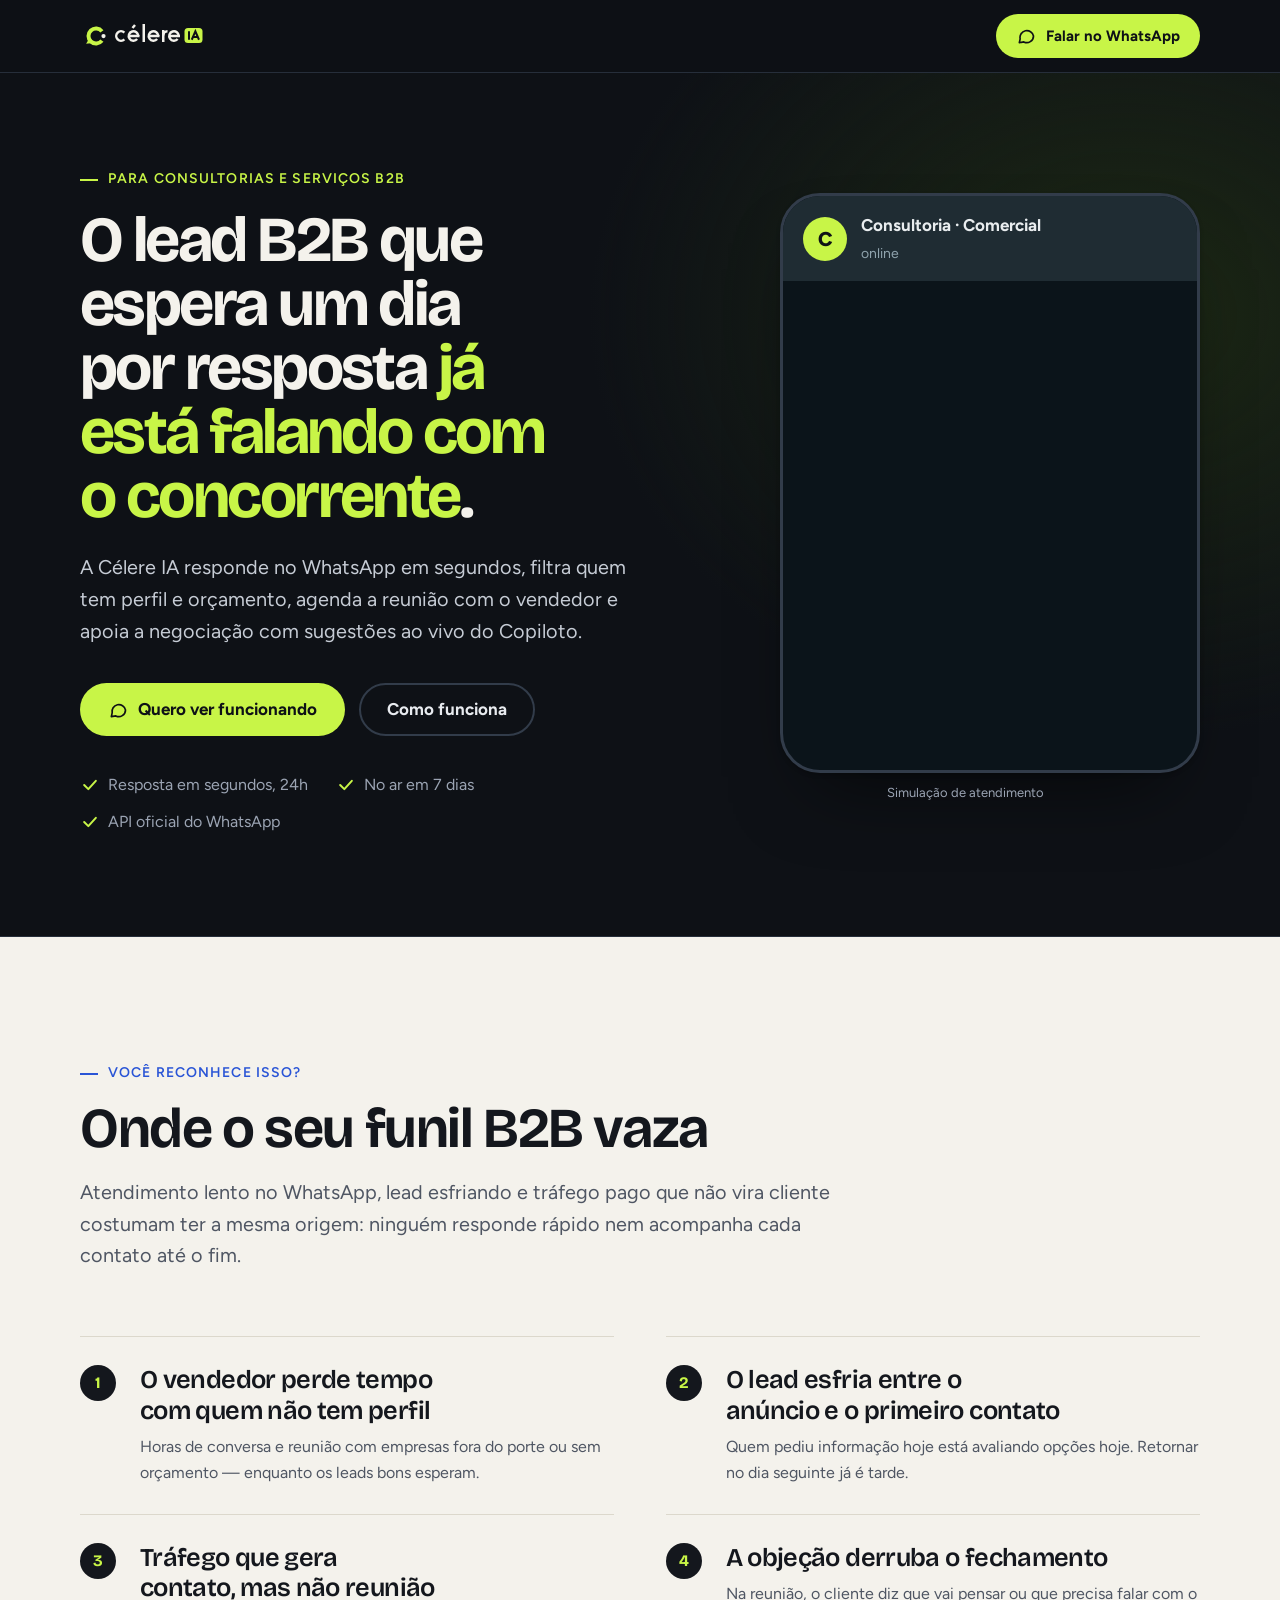
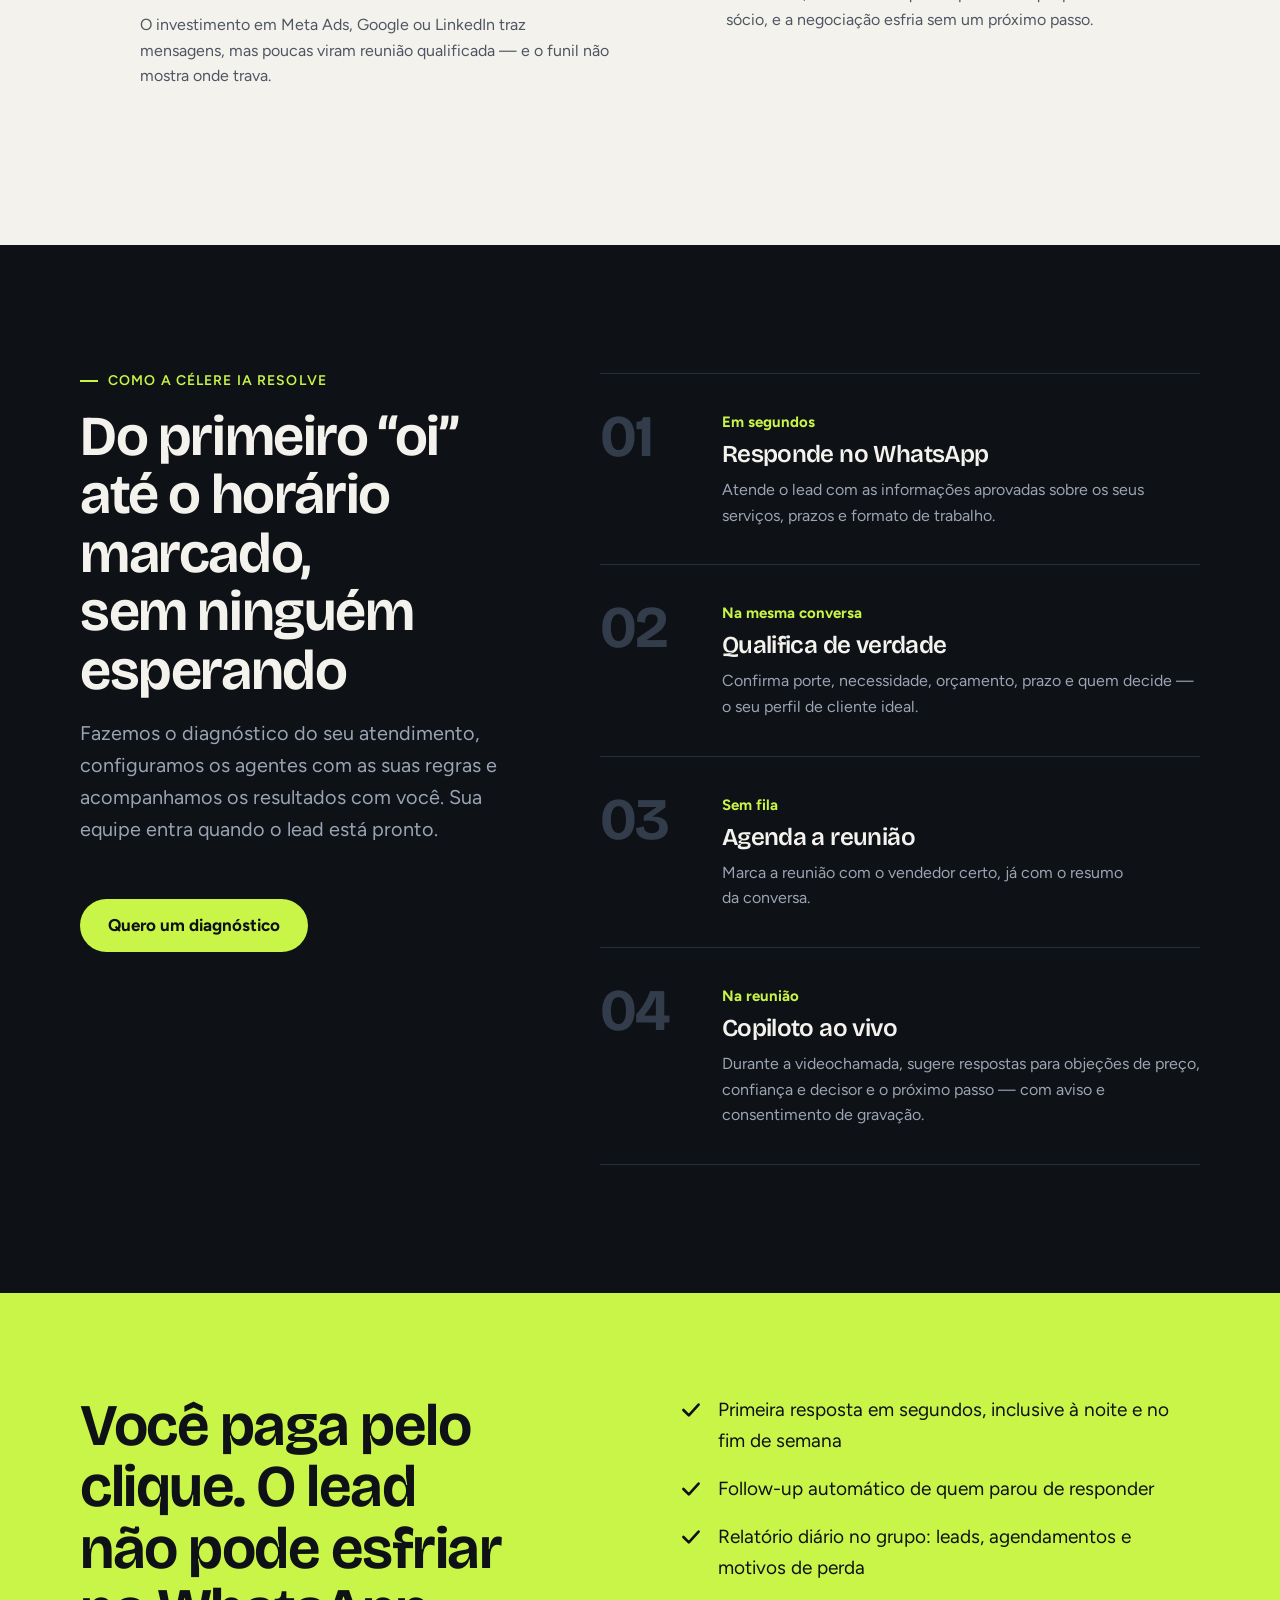
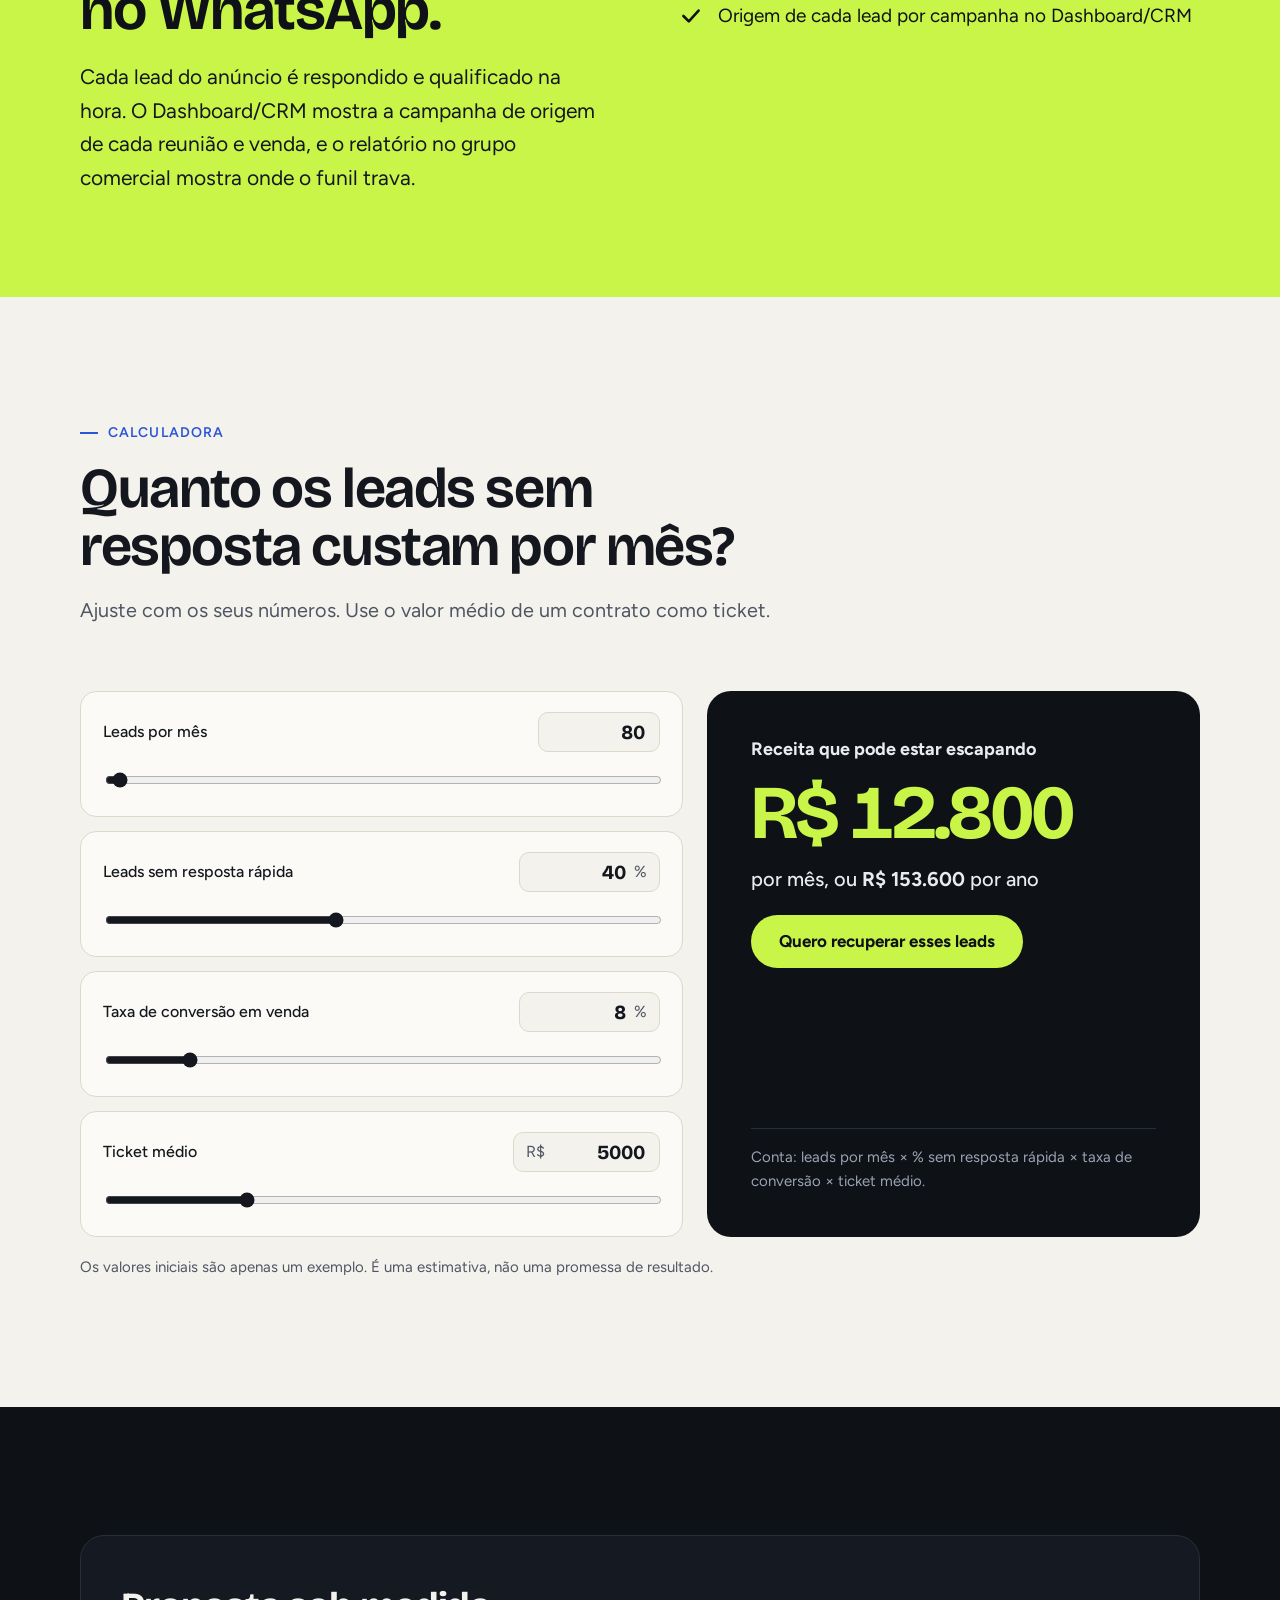
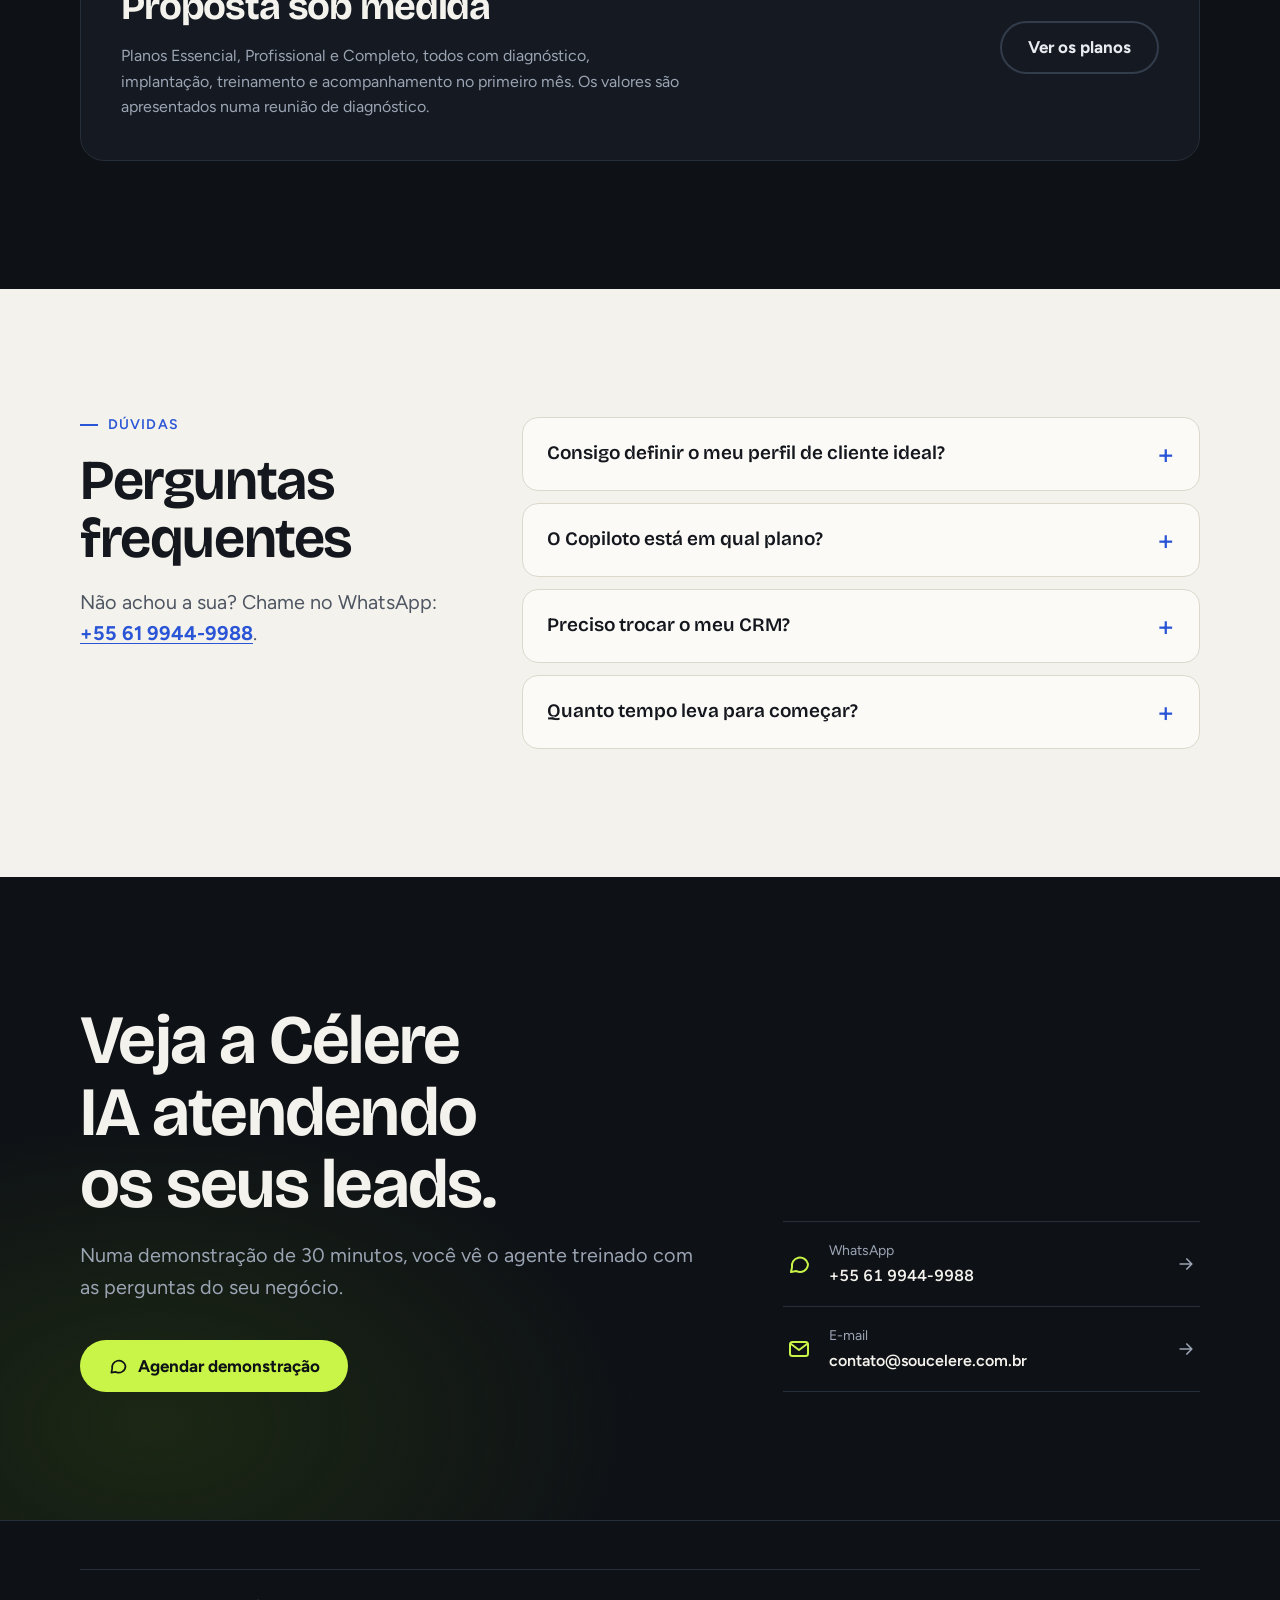
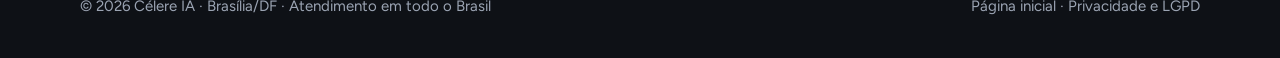
<file: consultorias/index.html>
<!doctype html>
<html lang="pt-BR">
<head>
<meta charset="utf-8">
<meta name="viewport" content="width=device-width, initial-scale=1, viewport-fit=cover">
<title>IA no WhatsApp para consultorias e serviços B2B | Célere IA</title>
<meta name="description" content="Agentes de IA que respondem leads B2B no WhatsApp em segundos, filtram perfil e orçamento, agendam a reunião e apoiam o vendedor com o Copiloto. No ar em 7 dias.">
<link rel="canonical" href="https://soucelere.app/consultorias/">
<meta name="robots" content="index, follow, max-image-preview:large, max-snippet:-1">
<meta name="referrer" content="strict-origin-when-cross-origin">
<meta name="format-detection" content="telephone=no">
<meta property="og:type" content="website">
<meta property="og:locale" content="pt_BR">
<meta property="og:site_name" content="Célere IA">
<meta property="og:url" content="https://soucelere.app/consultorias/">
<meta property="og:title" content="IA no WhatsApp para consultorias e serviços B2B — Célere IA">
<meta property="og:description" content="Agentes de IA que respondem leads B2B no WhatsApp em segundos, filtram perfil e orçamento, agendam a reunião e apoiam o vendedor com o Copiloto. No ar em 7 dias.">
<meta property="og:image" content="https://soucelere.app/assets/img/og-celere.png">
<meta property="og:image:width" content="1200">
<meta property="og:image:height" content="630">
<meta name="twitter:card" content="summary_large_image">
<meta name="theme-color" content="#0E1116">
<link rel="icon" href="/favicon.svg" type="image/svg+xml">
<link rel="apple-touch-icon" href="/assets/img/apple-touch-icon.png">
<link rel="manifest" href="/site.webmanifest">
<link rel="preconnect" href="https://fonts.googleapis.com">
<link rel="preconnect" href="https://fonts.gstatic.com" crossorigin>
<link rel="stylesheet" href="https://fonts.googleapis.com/css2?family=Bricolage+Grotesque:opsz,wght@12..96,500..800&amp;family=Figtree:wght@400..700&amp;display=swap">
<link rel="stylesheet" href="/assets/css/site.css?v=4">
<script src="/assets/js/site.js?v=4" defer></script>
<script type="application/ld+json">
{
 "@context": "https://schema.org",
 "@graph": [
  {
   "@type": "WebPage",
   "@id": "https://soucelere.app/consultorias/#pagina",
   "url": "https://soucelere.app/consultorias/",
   "name": "IA no WhatsApp para consultorias e serviços B2B | Célere IA",
   "description": "Agentes de IA que respondem leads B2B no WhatsApp em segundos, filtram perfil e orçamento, agendam a reunião e apoiam o vendedor com o Copiloto. No ar em 7 dias.",
   "inLanguage": "pt-BR",
   "isPartOf": {
    "@id": "https://soucelere.app/#site"
   },
   "about": {
    "@id": "https://soucelere.app/#servico"
   },
   "primaryImageOfPage": "https://soucelere.app/assets/img/og-celere.png",
   "breadcrumb": {
    "@type": "BreadcrumbList",
    "itemListElement": [
     {
      "@type": "ListItem",
      "position": 1,
      "name": "Célere IA",
      "item": "https://soucelere.app/"
     },
     {
      "@type": "ListItem",
      "position": 2,
      "name": "Consultorias e serviços B2B",
      "item": "https://soucelere.app/consultorias/"
     }
    ]
   }
  },
  {
   "@type": "Service",
   "@id": "https://soucelere.app/consultorias/#servico",
   "name": "Agentes de IA no WhatsApp para consultorias e serviços b2b",
   "serviceType": "Consultoria de IA para atendimento e vendas",
   "provider": {
    "@type": "Organization",
    "@id": "https://soucelere.app/#organizacao",
    "name": "Célere IA",
    "url": "https://soucelere.app/",
    "telephone": "+55-61-9944-9988",
    "email": "contato@soucelere.com.br"
   },
   "areaServed": {
    "@type": "Country",
    "name": "Brasil"
   },
   "audience": {
    "@type": "BusinessAudience",
    "name": "Consultorias e serviços B2B"
   },
   "description": "Agentes de IA que respondem leads B2B no WhatsApp em segundos, filtram perfil e orçamento, agendam a reunião e apoiam o vendedor com o Copiloto. No ar em 7 dias."
  },
  {
   "@type": "FAQPage",
   "@id": "https://soucelere.app/consultorias/#faq",
   "inLanguage": "pt-BR",
   "mainEntity": [
    {
     "@type": "Question",
     "name": "Consigo definir o meu perfil de cliente ideal?",
     "acceptedAnswer": {
      "@type": "Answer",
      "text": "Sim. No diagnóstico definimos os critérios de qualificação — porte, segmento, necessidade, orçamento e decisor — e o agente segue exatamente essas regras."
     }
    },
    {
     "@type": "Question",
     "name": "O Copiloto está em qual plano?",
     "acceptedAnswer": {
      "@type": "Answer",
      "text": "O Copiloto de videochamada faz parte do plano Completo, que também inclui até 3 vendedores."
     }
    },
    {
     "@type": "Question",
     "name": "Preciso trocar o meu CRM?",
     "acceptedAnswer": {
      "@type": "Answer",
      "text": "Não. Os agentes podem registrar os leads no CRM que você já usa ou no nosso Dashboard/CRM, disponível a partir do plano Profissional."
     }
    },
    {
     "@type": "Question",
     "name": "Quanto tempo leva para começar?",
     "acceptedAnswer": {
      "@type": "Answer",
      "text": "Até 7 dias: diagnóstico, configuração, testes, treinamento do time comercial e go-live, com acompanhamento próximo nos primeiros 30 dias."
     }
    }
   ]
  }
 ]
}
</script>
</head>
<body class="lp">
<a class="pular" href="#conteudo">Pular para o conteúdo</a>

<header class="topo topo-lp">
  <div class="wrap">
    <a class="marca" href="/" aria-label="Célere IA, página inicial"><svg viewBox="0 0 500 128" aria-hidden="true" focusable="false" xmlns="http://www.w3.org/2000/svg"><g transform="translate(0 0) scale(1.0)"><path d="M87.64 82.47 A30 30 0 1 1 87.64 45.53" fill="none" stroke="#C8F547" stroke-width="16"/><path d="M52.76 91.82 L24.6 94.78 L36.18 75.24 Z" fill="#C8F547"/><circle cx="94" cy="64" r="8.5" fill="#F4F2EC"/></g><g transform="translate(140 -12) scale(1.0)"><path d="M37.44 89.44 A19 19 0 1 1 37.44 62.56" fill="none" stroke="#F4F2EC" stroke-width="10"/><path d="M93 76 A19 19 0 1 0 88.55 88.21" fill="none" stroke="#F4F2EC" stroke-width="10"/><path d="M55 76 H98.0" fill="none" stroke="#F4F2EC" stroke-width="10"/><path d="M70 44 L80 32" fill="none" stroke="#F4F2EC" stroke-width="10"/><path d="M115 28 V100" fill="none" stroke="#F4F2EC" stroke-width="10"/><path d="M173 76 A19 19 0 1 0 168.55 88.21" fill="none" stroke="#F4F2EC" stroke-width="10"/><path d="M135 76 H178.0" fill="none" stroke="#F4F2EC" stroke-width="10"/><path d="M193 52 V100" fill="none" stroke="#F4F2EC" stroke-width="10"/><path d="M193 74 A17 17 0 0 1 210 57" fill="none" stroke="#F4F2EC" stroke-width="10"/><path d="M255 76 A19 19 0 1 0 250.55 88.21" fill="none" stroke="#F4F2EC" stroke-width="10"/><path d="M217 76 H260.0" fill="none" stroke="#F4F2EC" stroke-width="10"/><rect x="278" y="44" width="72" height="60" rx="14" fill="#C8F547"/><path d="M296 57 V91" fill="none" stroke="#0E1116" stroke-width="8"/><path d="M307 91 L321.5 57 L336 91 M312 80 H331" fill="none" stroke="#0E1116" stroke-width="8" stroke-linejoin="miter" stroke-miterlimit="3"/></g></svg></a>
    <a class="btn btn-lima" href="https://wa.me/556199449988?text=Ol%C3%A1%21%20Tenho%20uma%20consultoria/empresa%20de%20servi%C3%A7os%20e%20quero%20ver%20a%20C%C3%A9lere%20IA%20qualificando%20meus%20leads." target="_blank" rel="noopener noreferrer"><svg viewBox="0 0 24 24" fill="none" stroke="currentColor" stroke-width="2" stroke-linecap="round" stroke-linejoin="round" aria-hidden="true"><path d="M21 12a8 8 0 0 1-11.6 7.1L4 20l1-4.6A8 8 0 1 1 21 12Z"/></svg><span>Falar no WhatsApp</span></a>
  </div>
</header>

<main id="conteudo">

<section class="hero" aria-labelledby="h-hero">
  <div class="wrap">
    <div>
      <p class="olho">Para consultorias e serviços B2B</p>
      <h1 id="h-hero">O lead B2B que espera um dia por resposta <em>já está falando com o concorrente</em>.</h1>
      <p class="lead">A Célere IA responde no WhatsApp em segundos, filtra quem tem perfil e orçamento, agenda a reunião com o vendedor e apoia a negociação com sugestões ao vivo do Copiloto.</p>
      <div class="acoes">
        <a class="btn btn-lima" href="https://wa.me/556199449988?text=Ol%C3%A1%21%20Tenho%20uma%20consultoria/empresa%20de%20servi%C3%A7os%20e%20quero%20ver%20a%20C%C3%A9lere%20IA%20qualificando%20meus%20leads." target="_blank" rel="noopener noreferrer"><svg viewBox="0 0 24 24" fill="none" stroke="currentColor" stroke-width="2" stroke-linecap="round" stroke-linejoin="round" aria-hidden="true"><path d="M21 12a8 8 0 0 1-11.6 7.1L4 20l1-4.6A8 8 0 1 1 21 12Z"/></svg>Quero ver funcionando</a>
        <a class="btn btn-linha" href="#como-funciona">Como funciona</a>
      </div>
      <ul class="garantias">
        <li><svg viewBox="0 0 24 24" fill="none" stroke="currentColor" stroke-width="2.4" stroke-linecap="round" stroke-linejoin="round" aria-hidden="true"><path d="m5 12 5 5 9-10"/></svg>Resposta em segundos, 24h</li>
        <li><svg viewBox="0 0 24 24" fill="none" stroke="currentColor" stroke-width="2.4" stroke-linecap="round" stroke-linejoin="round" aria-hidden="true"><path d="m5 12 5 5 9-10"/></svg>No ar em 7 dias</li>
        <li><svg viewBox="0 0 24 24" fill="none" stroke="currentColor" stroke-width="2.4" stroke-linecap="round" stroke-linejoin="round" aria-hidden="true"><path d="m5 12 5 5 9-10"/></svg>API oficial do WhatsApp</li>
      </ul>
    </div>
    <div>
      <div class="fone" data-demo="chat" data-script="b2b" role="img" aria-label="Simulação: agente da Célere IA atendendo um lead de consultorias e serviços b2b no WhatsApp">
        <div class="fone-top"><div class="av" aria-hidden="true">C</div><div><b>Consultoria · Comercial</b><span class="st">online</span></div></div>
        <div class="ms" aria-hidden="true"></div>
      </div>
      <span class="simul">Simulação de atendimento</span>
    </div>
  </div>
</section>

<section class="sec claro" aria-labelledby="h-dores">
  <div class="wrap">
    <div class="sec-head" data-reveal>
      <p class="olho">Você reconhece isso?</p>
      <h2 id="h-dores">Onde o seu funil B2B vaza</h2>
      <p class="lead">Atendimento lento no WhatsApp, lead esfriando e tráfego pago que não vira cliente costumam ter a mesma origem: ninguém responde rápido nem acompanha cada contato até o fim.</p>
    </div>
    <ul class="dores-lp">
      <li data-reveal><div><h3>O vendedor perde tempo com quem não tem perfil</h3><p>Horas de conversa e reunião com empresas fora do porte ou sem orçamento — enquanto os leads bons esperam.</p></div></li>
      <li data-reveal><div><h3>O lead esfria entre o anúncio e o primeiro contato</h3><p>Quem pediu informação hoje está avaliando opções hoje. Retornar no dia seguinte já é tarde.</p></div></li>
      <li data-reveal><div><h3>Tráfego que gera contato, mas não reunião</h3><p>O investimento em Meta Ads, Google ou LinkedIn traz mensagens, mas poucas viram reunião qualificada — e o funil não mostra onde trava.</p></div></li>
      <li data-reveal><div><h3>A objeção derruba o fechamento</h3><p>Na reunião, o cliente diz que vai pensar ou que precisa falar com o sócio, e a negociação esfria sem um próximo passo.</p></div></li>
    </ul>
  </div>
</section>

<section class="sec" id="como-funciona" aria-labelledby="h-metodo">
  <div class="wrap metodo">
    <div class="sec-head">
      <p class="olho">Como a Célere IA resolve</p>
      <h2 id="h-metodo">Do primeiro “oi” até o horário marcado, sem ninguém esperando</h2>
      <p class="lead">Fazemos o diagnóstico do seu atendimento, configuramos os agentes com as suas regras e acompanhamos os resultados com você. Sua equipe entra quando o lead está pronto.</p>
      <div class="acoes"><a class="btn btn-lima" href="https://wa.me/556199449988?text=Ol%C3%A1%21%20Tenho%20uma%20consultoria/empresa%20de%20servi%C3%A7os%20e%20quero%20ver%20a%20C%C3%A9lere%20IA%20qualificando%20meus%20leads." target="_blank" rel="noopener noreferrer">Quero um diagnóstico</a></div>
    </div>
    <ol class="fases">
      <li class="fase" data-reveal><div><span class="quando">Em segundos</span><h3>Responde no WhatsApp</h3><p>Atende o lead com as informações aprovadas sobre os seus serviços, prazos e formato de trabalho.</p></div></li>
      <li class="fase" data-reveal><div><span class="quando">Na mesma conversa</span><h3>Qualifica de verdade</h3><p>Confirma porte, necessidade, orçamento, prazo e quem decide — o seu perfil de cliente ideal.</p></div></li>
      <li class="fase" data-reveal><div><span class="quando">Sem fila</span><h3>Agenda a reunião</h3><p>Marca a reunião com o vendedor certo, já com o resumo da conversa.</p></div></li>
      <li class="fase" data-reveal><div><span class="quando">Na reunião</span><h3>Copiloto ao vivo</h3><p>Durante a videochamada, sugere respostas para objeções de preço, confiança e decisor e o próximo passo — com aviso e consentimento de gravação.</p></div></li>
    </ol>
  </div>
</section>

<section class="faixa" aria-labelledby="h-trafego">
  <div class="wrap trafego">
    <div data-reveal>
      <h2 id="h-trafego">Você paga pelo clique. O lead não pode esfriar no WhatsApp.</h2>
      <p class="lead-escura">Cada lead do anúncio é respondido e qualificado na hora. O Dashboard/CRM mostra a campanha de origem de cada reunião e venda, e o relatório no grupo comercial mostra onde o funil trava.</p>
    </div>
    <ul data-reveal>
      <li><svg viewBox="0 0 24 24" fill="none" stroke="currentColor" stroke-width="2.4" stroke-linecap="round" stroke-linejoin="round" aria-hidden="true"><path d="m5 12 5 5 9-10"/></svg><span>Primeira resposta em segundos, inclusive à noite e no fim de semana</span></li>
      <li><svg viewBox="0 0 24 24" fill="none" stroke="currentColor" stroke-width="2.4" stroke-linecap="round" stroke-linejoin="round" aria-hidden="true"><path d="m5 12 5 5 9-10"/></svg><span>Follow-up automático de quem parou de responder</span></li>
      <li><svg viewBox="0 0 24 24" fill="none" stroke="currentColor" stroke-width="2.4" stroke-linecap="round" stroke-linejoin="round" aria-hidden="true"><path d="m5 12 5 5 9-10"/></svg><span>Relatório diário no grupo: leads, agendamentos e motivos de perda</span></li>
      <li><svg viewBox="0 0 24 24" fill="none" stroke="currentColor" stroke-width="2.4" stroke-linecap="round" stroke-linejoin="round" aria-hidden="true"><path d="m5 12 5 5 9-10"/></svg><span>Origem de cada lead por campanha no Dashboard/CRM</span></li>
    </ul>
  </div>
</section>

<section class="sec claro" id="calculadora" aria-labelledby="h-calc">
  <div class="wrap">
    <div class="sec-head" data-reveal>
      <p class="olho">Calculadora</p>
      <h2 id="h-calc">Quanto os leads sem resposta custam por mês?</h2>
      <p class="lead">Ajuste com os seus números. Use o valor médio de um contrato como ticket.</p>
    </div>
    <div class="calc calc-claro">
      <div class="campos">
        <div class="campo"><label for="c-leads-n">Leads por mês</label><div class="num"><input type="number" inputmode="numeric" id="c-leads-n" min="10" max="20000" step="10"></div><input type="range" id="c-leads" min="20" max="5000" step="10" value="80" aria-label="Leads por mês (controle deslizante)"></div>
        <div class="campo"><label for="c-sem-n">Leads sem resposta rápida</label><div class="num"><input type="number" inputmode="numeric" id="c-sem-n" min="1" max="100" step="1"><span>%</span></div><input type="range" id="c-sem" min="5" max="90" step="1" value="40" aria-label="Percentual sem resposta rápida (controle deslizante)"></div>
        <div class="campo"><label for="c-conv-n">Taxa de conversão em venda</label><div class="num"><input type="number" inputmode="numeric" id="c-conv-n" min="1" max="100" step="1"><span>%</span></div><input type="range" id="c-conv" min="1" max="50" step="1" value="8" aria-label="Taxa de conversão (controle deslizante)"></div>
        <div class="campo"><label for="c-ticket-n">Ticket médio</label><div class="num"><span>R$</span><input type="number" inputmode="numeric" id="c-ticket-n" min="10" max="1000000" step="10"></div><input type="range" id="c-ticket" min="50" max="20000" step="50" value="5000" aria-label="Ticket médio em reais (controle deslizante)"></div>
      </div>
      <div class="resultado" aria-live="polite">
        <p class="rot">Receita que pode estar escapando</p>
        <p class="valor" id="c-mes">—</p>
        <p class="ano">por mês, ou <b id="c-ano">—</b> por ano</p>
        <a class="btn btn-tinta" id="c-cta" data-ctx="Olá! Tenho uma consultoria e fiz a conta no site da Célere IA" href="https://wa.me/556199449988?text=Ol%C3%A1%21%20Tenho%20uma%20consultoria/empresa%20de%20servi%C3%A7os%20e%20quero%20ver%20a%20C%C3%A9lere%20IA%20qualificando%20meus%20leads." target="_blank" rel="noopener noreferrer">Quero recuperar esses leads</a>
        <p class="form">Conta: leads por mês × % sem resposta rápida × taxa de conversão × ticket médio.</p>
      </div>
    </div>
    <p class="nota">Os valores iniciais são apenas um exemplo. É uma estimativa, não uma promessa de resultado.</p>
  </div>
</section>

<section class="sec" aria-labelledby="h-planos">
  <div class="wrap">
    <div class="planos-lp" data-reveal>
      <div>
        <h2 id="h-planos" class="sr">Planos</h2>
        <b>Proposta sob medida</b>
        <p>Planos Essencial, Profissional e Completo, todos com diagnóstico, implantação, treinamento e acompanhamento no primeiro mês. Os valores são apresentados numa reunião de diagnóstico.</p>
      </div>
      <a class="btn btn-linha" href="/#planos">Ver os planos</a>
    </div>
  </div>
</section>

<section class="sec claro" id="duvidas" aria-labelledby="h-faq">
  <div class="wrap faq-grid">
    <div class="sec-head">
      <p class="olho">Dúvidas</p>
      <h2 id="h-faq">Perguntas frequentes</h2>
      <p class="lead">Não achou a sua? Chame no WhatsApp: <a class="link-forte" href="https://wa.me/556199449988?text=Ol%C3%A1%21%20Tenho%20uma%20consultoria/empresa%20de%20servi%C3%A7os%20e%20quero%20ver%20a%20C%C3%A9lere%20IA%20qualificando%20meus%20leads." target="_blank" rel="noopener noreferrer">+55 61 9944-9988</a>.</p>
    </div>
    <div class="faq">
      <details data-reveal><summary>Consigo definir o meu perfil de cliente ideal?</summary><p>Sim. No diagnóstico definimos os critérios de qualificação — porte, segmento, necessidade, orçamento e decisor — e o agente segue exatamente essas regras.</p></details>
      <details data-reveal><summary>O Copiloto está em qual plano?</summary><p>O Copiloto de videochamada faz parte do plano Completo, que também inclui até 3 vendedores.</p></details>
      <details data-reveal><summary>Preciso trocar o meu CRM?</summary><p>Não. Os agentes podem registrar os leads no CRM que você já usa ou no nosso Dashboard/CRM, disponível a partir do plano Profissional.</p></details>
      <details data-reveal><summary>Quanto tempo leva para começar?</summary><p>Até 7 dias: diagnóstico, configuração, testes, treinamento do time comercial e go-live, com acompanhamento próximo nos primeiros 30 dias.</p></details>
    </div>
  </div>
</section>

<section class="sec final" id="contato" aria-labelledby="h-final">
  <div class="wrap">
    <div>
      <h2 id="h-final">Veja a Célere IA atendendo os seus leads.</h2>
      <p class="lead">Numa demonstração de 30 minutos, você vê o agente treinado com as perguntas do seu negócio.</p>
      <div class="acoes"><a class="btn btn-lima" href="https://wa.me/556199449988?text=Ol%C3%A1%21%20Tenho%20uma%20consultoria/empresa%20de%20servi%C3%A7os%20e%20quero%20ver%20a%20C%C3%A9lere%20IA%20qualificando%20meus%20leads." target="_blank" rel="noopener noreferrer"><svg viewBox="0 0 24 24" fill="none" stroke="currentColor" stroke-width="2" stroke-linecap="round" stroke-linejoin="round" aria-hidden="true"><path d="M21 12a8 8 0 0 1-11.6 7.1L4 20l1-4.6A8 8 0 1 1 21 12Z"/></svg>Agendar demonstração</a></div>
    </div>
    <ul class="canais" aria-label="Canais de contato">
      <li><a href="https://wa.me/556199449988?text=Ol%C3%A1%21%20Tenho%20uma%20consultoria/empresa%20de%20servi%C3%A7os%20e%20quero%20ver%20a%20C%C3%A9lere%20IA%20qualificando%20meus%20leads." target="_blank" rel="noopener noreferrer"><svg viewBox="0 0 24 24" fill="none" stroke="currentColor" stroke-width="2" stroke-linecap="round" stroke-linejoin="round" aria-hidden="true"><path d="M21 12a8 8 0 0 1-11.6 7.1L4 20l1-4.6A8 8 0 1 1 21 12Z"/></svg><div><span>WhatsApp</span><b>+55 61 9944-9988</b></div><svg class="seta" viewBox="0 0 24 24" fill="none" stroke="currentColor" stroke-width="2" stroke-linecap="round" stroke-linejoin="round" aria-hidden="true"><path d="M5 12h14M13 6l6 6-6 6"/></svg></a></li>
      <li><a href="mailto:contato@soucelere.com.br?subject=C%C3%A9lere%20IA%20para%20consultorias%20e%20servi%C3%A7os%20b2b"><svg viewBox="0 0 24 24" fill="none" stroke="currentColor" stroke-width="2" stroke-linecap="round" stroke-linejoin="round" aria-hidden="true"><rect x="3" y="5" width="18" height="14" rx="2.5"/><path d="m4 7 8 6 8-6"/></svg><div><span>E-mail</span><b>contato@soucelere.com.br</b></div><svg class="seta" viewBox="0 0 24 24" fill="none" stroke="currentColor" stroke-width="2" stroke-linecap="round" stroke-linejoin="round" aria-hidden="true"><path d="M5 12h14M13 6l6 6-6 6"/></svg></a></li>
    </ul>
  </div>
</section>
</main>

<footer class="rodape">
  <div class="wrap">
    <div class="base">
      <p>© <span id="ano">2026</span> Célere IA · Brasília/DF · Atendimento em todo o Brasil</p>
      <p><a href="/">Página inicial</a> · <a href="/politica-de-privacidade.html">Privacidade e LGPD</a></p>
    </div>
  </div>
</footer>

<a class="wa-flut" href="https://wa.me/556199449988?text=Ol%C3%A1%21%20Tenho%20uma%20consultoria/empresa%20de%20servi%C3%A7os%20e%20quero%20ver%20a%20C%C3%A9lere%20IA%20qualificando%20meus%20leads." target="_blank" rel="noopener noreferrer" aria-label="Conversar no WhatsApp"><svg viewBox="0 0 24 24" fill="none" stroke="currentColor" stroke-width="2" stroke-linecap="round" stroke-linejoin="round" aria-hidden="true"><path d="M21 12a8 8 0 0 1-11.6 7.1L4 20l1-4.6A8 8 0 1 1 21 12Z"/></svg><span>Fale no WhatsApp</span></a>
</body>
</html>
</file>
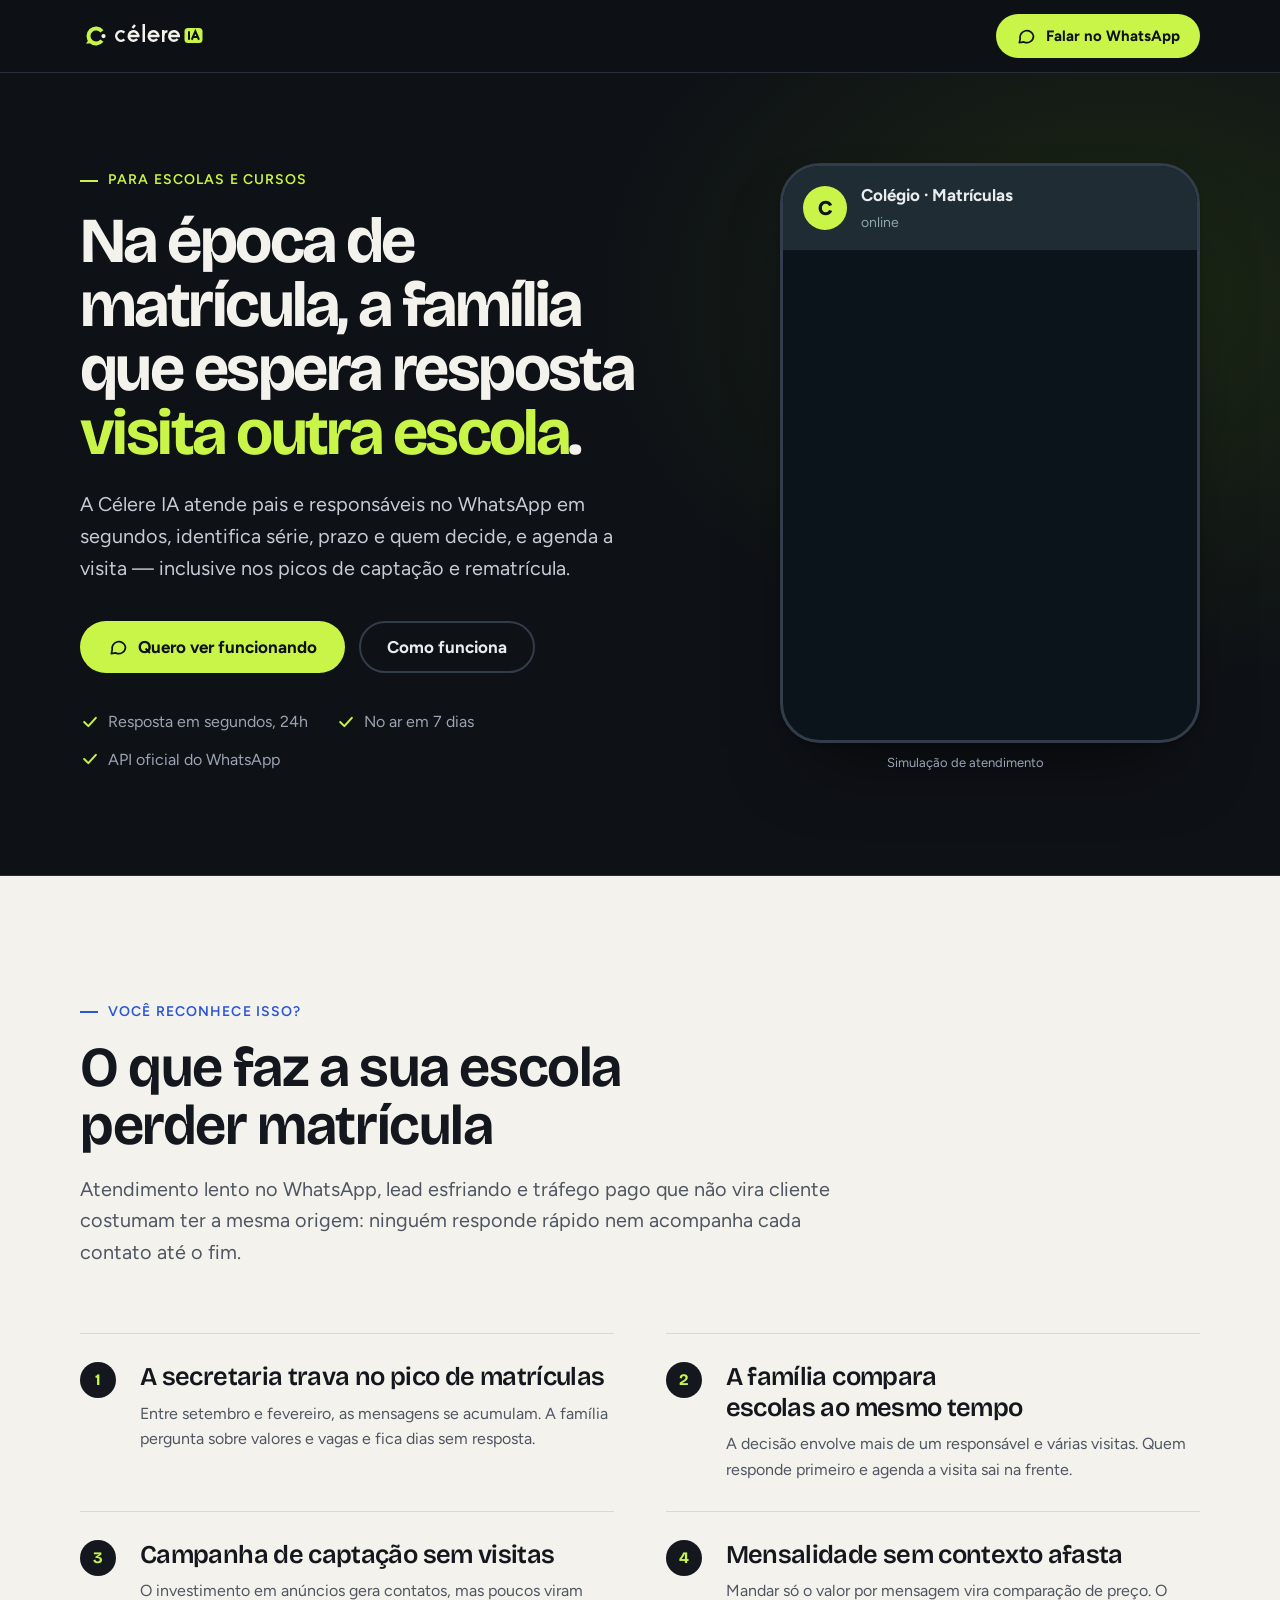
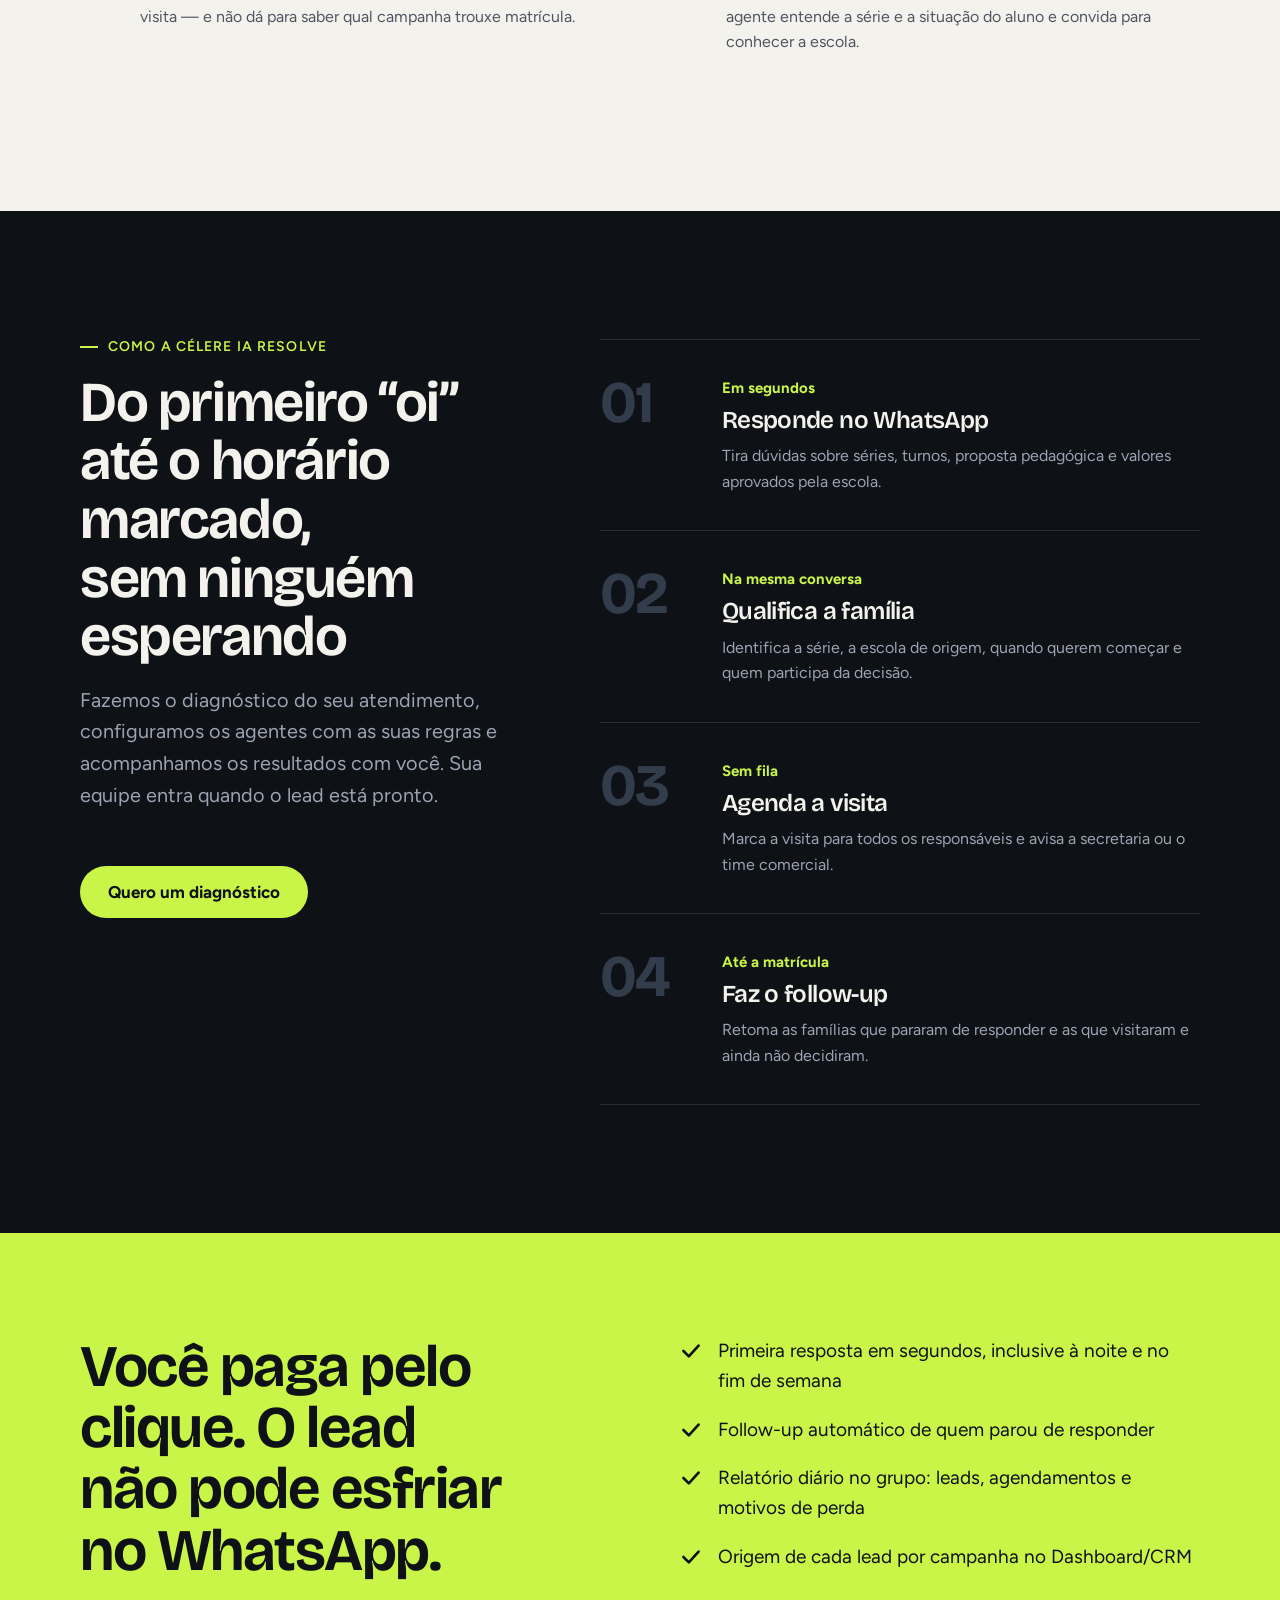
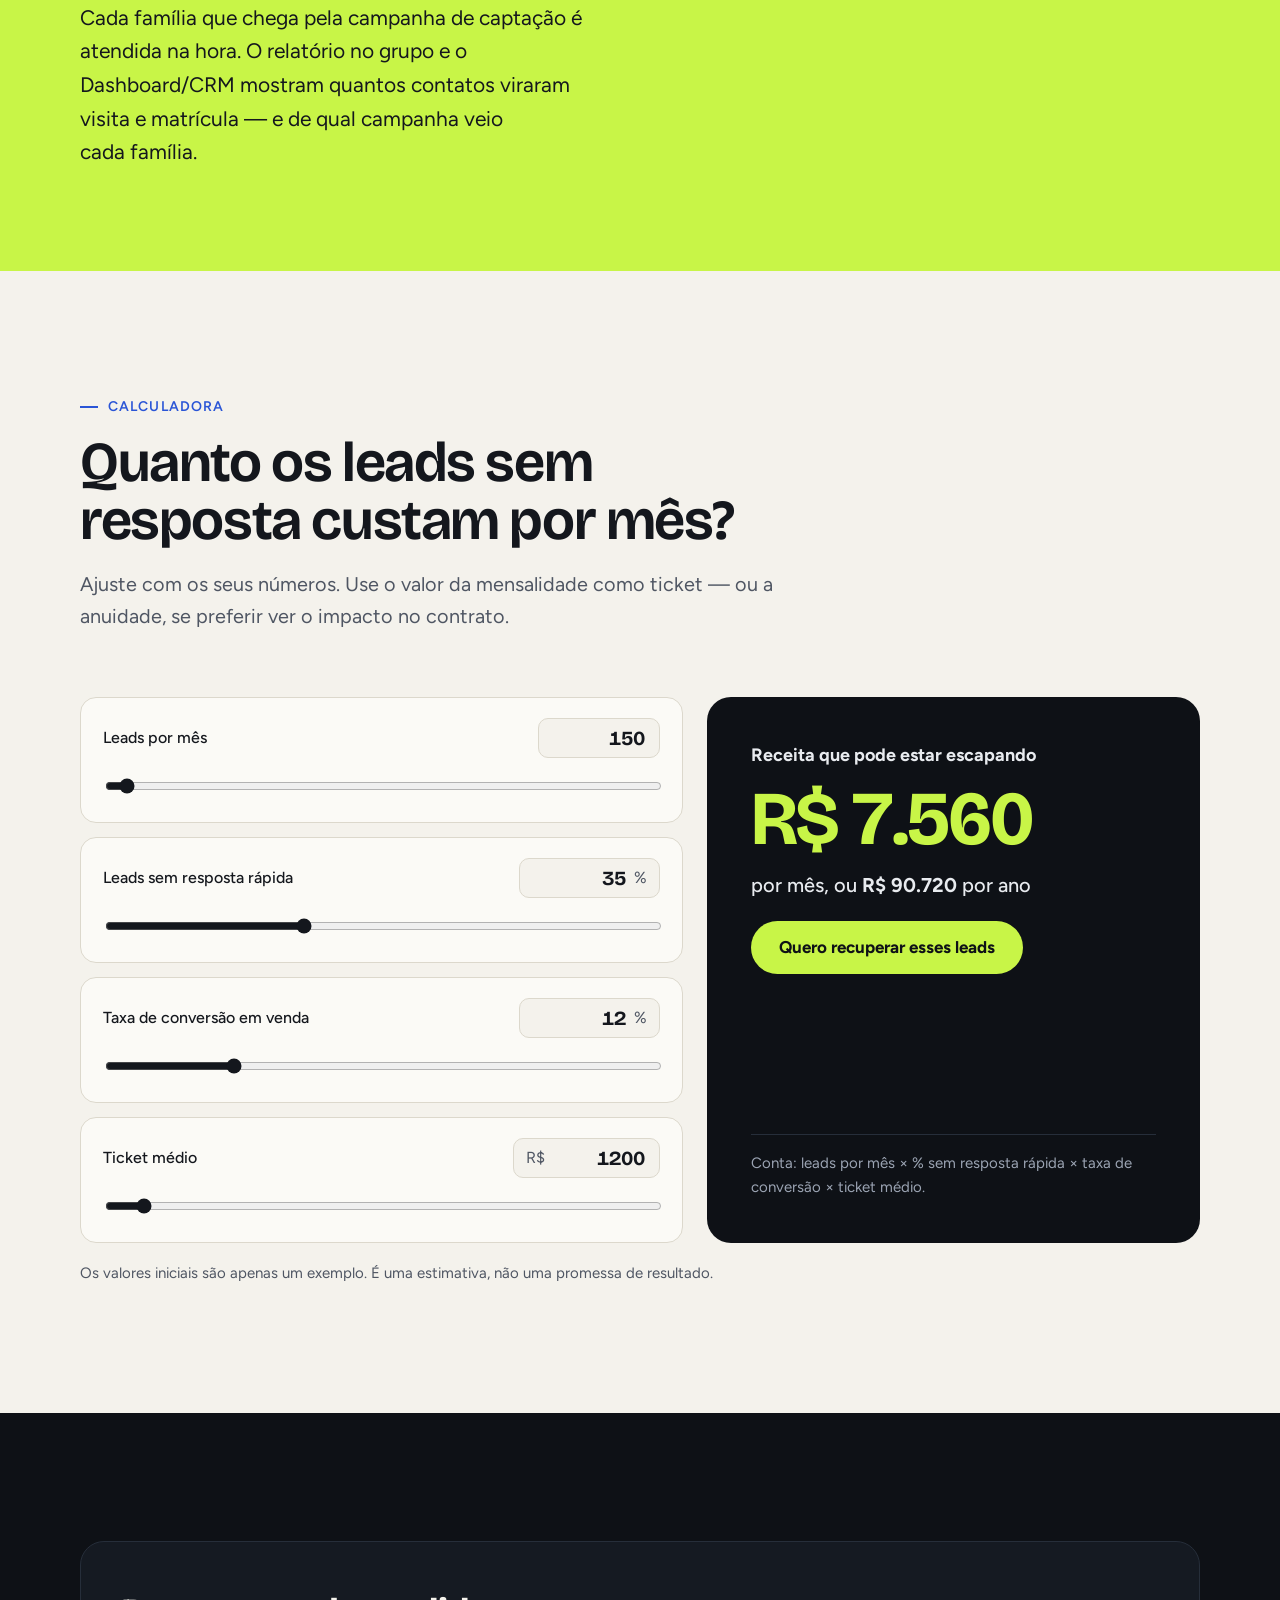
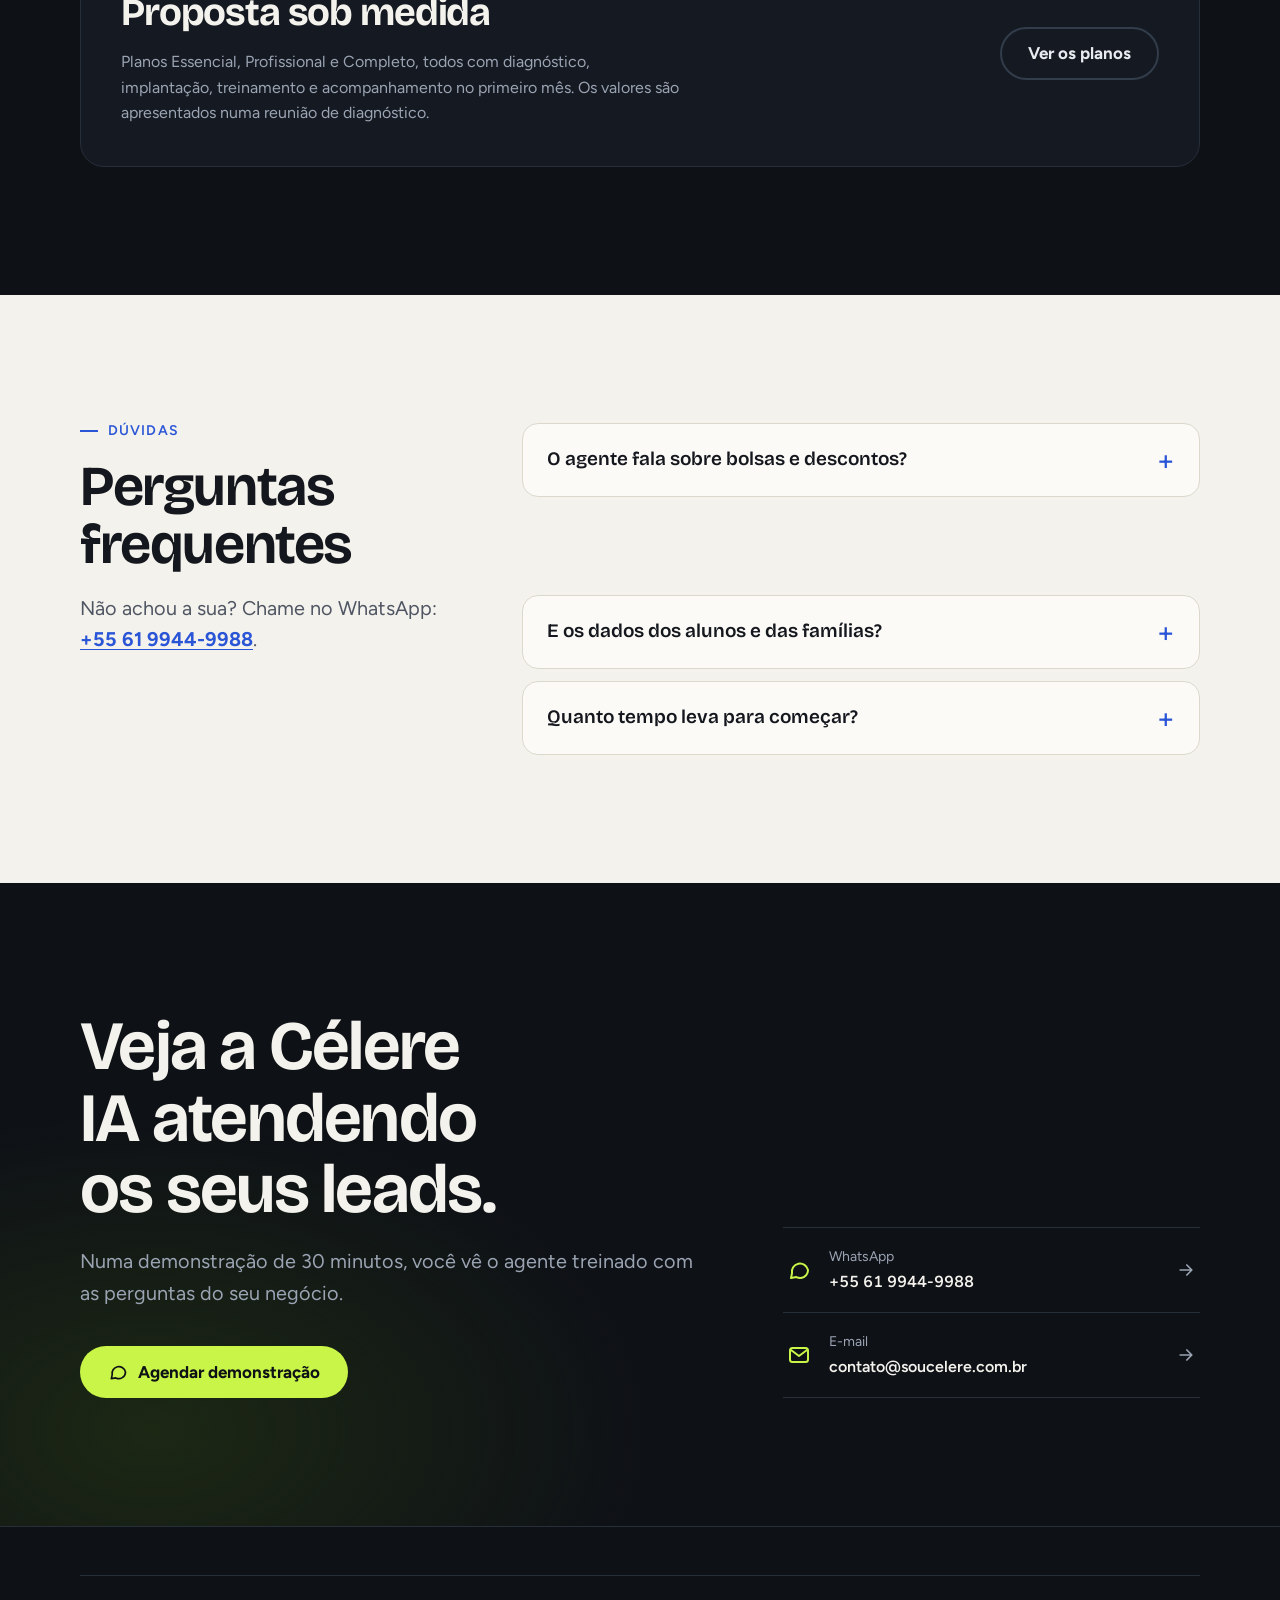
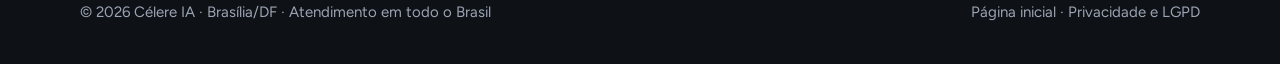
<file: escolas/index.html>
<!doctype html>
<html lang="pt-BR">
<head>
<meta charset="utf-8">
<meta name="viewport" content="width=device-width, initial-scale=1, viewport-fit=cover">
<title>IA no WhatsApp para escolas e cursos | Célere IA</title>
<meta name="description" content="Agentes de IA que atendem pais e responsáveis no WhatsApp em segundos, identificam série, prazo e decisores e agendam a visita da escola. No ar em 7 dias.">
<link rel="canonical" href="https://soucelere.app/escolas/">
<meta name="robots" content="index, follow, max-image-preview:large, max-snippet:-1">
<meta name="referrer" content="strict-origin-when-cross-origin">
<meta name="format-detection" content="telephone=no">
<meta property="og:type" content="website">
<meta property="og:locale" content="pt_BR">
<meta property="og:site_name" content="Célere IA">
<meta property="og:url" content="https://soucelere.app/escolas/">
<meta property="og:title" content="IA no WhatsApp para escolas e cursos — Célere IA">
<meta property="og:description" content="Agentes de IA que atendem pais e responsáveis no WhatsApp em segundos, identificam série, prazo e decisores e agendam a visita da escola. No ar em 7 dias.">
<meta property="og:image" content="https://soucelere.app/assets/img/og-celere.png">
<meta property="og:image:width" content="1200">
<meta property="og:image:height" content="630">
<meta name="twitter:card" content="summary_large_image">
<meta name="theme-color" content="#0E1116">
<link rel="icon" href="/favicon.svg" type="image/svg+xml">
<link rel="apple-touch-icon" href="/assets/img/apple-touch-icon.png">
<link rel="manifest" href="/site.webmanifest">
<link rel="preconnect" href="https://fonts.googleapis.com">
<link rel="preconnect" href="https://fonts.gstatic.com" crossorigin>
<link rel="stylesheet" href="https://fonts.googleapis.com/css2?family=Bricolage+Grotesque:opsz,wght@12..96,500..800&amp;family=Figtree:wght@400..700&amp;display=swap">
<link rel="stylesheet" href="/assets/css/site.css?v=4">
<script src="/assets/js/site.js?v=4" defer></script>
<script type="application/ld+json">
{
 "@context": "https://schema.org",
 "@graph": [
  {
   "@type": "WebPage",
   "@id": "https://soucelere.app/escolas/#pagina",
   "url": "https://soucelere.app/escolas/",
   "name": "IA no WhatsApp para escolas e cursos | Célere IA",
   "description": "Agentes de IA que atendem pais e responsáveis no WhatsApp em segundos, identificam série, prazo e decisores e agendam a visita da escola. No ar em 7 dias.",
   "inLanguage": "pt-BR",
   "isPartOf": {
    "@id": "https://soucelere.app/#site"
   },
   "about": {
    "@id": "https://soucelere.app/#servico"
   },
   "primaryImageOfPage": "https://soucelere.app/assets/img/og-celere.png",
   "breadcrumb": {
    "@type": "BreadcrumbList",
    "itemListElement": [
     {
      "@type": "ListItem",
      "position": 1,
      "name": "Célere IA",
      "item": "https://soucelere.app/"
     },
     {
      "@type": "ListItem",
      "position": 2,
      "name": "Escolas e cursos",
      "item": "https://soucelere.app/escolas/"
     }
    ]
   }
  },
  {
   "@type": "Service",
   "@id": "https://soucelere.app/escolas/#servico",
   "name": "Agentes de IA no WhatsApp para escolas e cursos",
   "serviceType": "Consultoria de IA para atendimento e vendas",
   "provider": {
    "@type": "Organization",
    "@id": "https://soucelere.app/#organizacao",
    "name": "Célere IA",
    "url": "https://soucelere.app/",
    "telephone": "+55-61-9944-9988",
    "email": "contato@soucelere.com.br"
   },
   "areaServed": {
    "@type": "Country",
    "name": "Brasil"
   },
   "audience": {
    "@type": "BusinessAudience",
    "name": "Escolas e cursos"
   },
   "description": "Agentes de IA que atendem pais e responsáveis no WhatsApp em segundos, identificam série, prazo e decisores e agendam a visita da escola. No ar em 7 dias."
  },
  {
   "@type": "FAQPage",
   "@id": "https://soucelere.app/escolas/#faq",
   "inLanguage": "pt-BR",
   "mainEntity": [
    {
     "@type": "Question",
     "name": "O agente fala sobre bolsas e descontos?",
     "acceptedAnswer": {
      "@type": "Answer",
      "text": "Só o que você aprovar. Condições especiais podem ser informadas pelo agente ou encaminhadas para a secretaria fechar."
     }
    },
    {
     "@type": "Question",
     "name": "Atende fora do horário da secretaria?",
     "acceptedAnswer": {
      "@type": "Answer",
      "text": "Sim, 24 horas por dia, inclusive à noite e no fim de semana — quando os pais costumam ter tempo para pesquisar escolas."
     }
    },
    {
     "@type": "Question",
     "name": "E os dados dos alunos e das famílias?",
     "acceptedAnswer": {
      "@type": "Answer",
      "text": "Seguimos a LGPD, com contrato de tratamento de dados. O agente coleta só o necessário para o atendimento e a visita."
     }
    },
    {
     "@type": "Question",
     "name": "Quanto tempo leva para começar?",
     "acceptedAnswer": {
      "@type": "Answer",
      "text": "Até 7 dias: diagnóstico, configuração com as informações da escola, testes, treinamento da equipe e go-live, com acompanhamento próximo nos primeiros 30 dias."
     }
    }
   ]
  }
 ]
}
</script>
</head>
<body class="lp">
<a class="pular" href="#conteudo">Pular para o conteúdo</a>

<header class="topo topo-lp">
  <div class="wrap">
    <a class="marca" href="/" aria-label="Célere IA, página inicial"><svg viewBox="0 0 500 128" aria-hidden="true" focusable="false" xmlns="http://www.w3.org/2000/svg"><g transform="translate(0 0) scale(1.0)"><path d="M87.64 82.47 A30 30 0 1 1 87.64 45.53" fill="none" stroke="#C8F547" stroke-width="16"/><path d="M52.76 91.82 L24.6 94.78 L36.18 75.24 Z" fill="#C8F547"/><circle cx="94" cy="64" r="8.5" fill="#F4F2EC"/></g><g transform="translate(140 -12) scale(1.0)"><path d="M37.44 89.44 A19 19 0 1 1 37.44 62.56" fill="none" stroke="#F4F2EC" stroke-width="10"/><path d="M93 76 A19 19 0 1 0 88.55 88.21" fill="none" stroke="#F4F2EC" stroke-width="10"/><path d="M55 76 H98.0" fill="none" stroke="#F4F2EC" stroke-width="10"/><path d="M70 44 L80 32" fill="none" stroke="#F4F2EC" stroke-width="10"/><path d="M115 28 V100" fill="none" stroke="#F4F2EC" stroke-width="10"/><path d="M173 76 A19 19 0 1 0 168.55 88.21" fill="none" stroke="#F4F2EC" stroke-width="10"/><path d="M135 76 H178.0" fill="none" stroke="#F4F2EC" stroke-width="10"/><path d="M193 52 V100" fill="none" stroke="#F4F2EC" stroke-width="10"/><path d="M193 74 A17 17 0 0 1 210 57" fill="none" stroke="#F4F2EC" stroke-width="10"/><path d="M255 76 A19 19 0 1 0 250.55 88.21" fill="none" stroke="#F4F2EC" stroke-width="10"/><path d="M217 76 H260.0" fill="none" stroke="#F4F2EC" stroke-width="10"/><rect x="278" y="44" width="72" height="60" rx="14" fill="#C8F547"/><path d="M296 57 V91" fill="none" stroke="#0E1116" stroke-width="8"/><path d="M307 91 L321.5 57 L336 91 M312 80 H331" fill="none" stroke="#0E1116" stroke-width="8" stroke-linejoin="miter" stroke-miterlimit="3"/></g></svg></a>
    <a class="btn btn-lima" href="https://wa.me/556199449988?text=Ol%C3%A1%21%20Tenho%20uma%20escola%20e%20quero%20ver%20a%20C%C3%A9lere%20IA%20atendendo%20as%20fam%C3%ADlias%20no%20WhatsApp." target="_blank" rel="noopener noreferrer"><svg viewBox="0 0 24 24" fill="none" stroke="currentColor" stroke-width="2" stroke-linecap="round" stroke-linejoin="round" aria-hidden="true"><path d="M21 12a8 8 0 0 1-11.6 7.1L4 20l1-4.6A8 8 0 1 1 21 12Z"/></svg><span>Falar no WhatsApp</span></a>
  </div>
</header>

<main id="conteudo">

<section class="hero" aria-labelledby="h-hero">
  <div class="wrap">
    <div>
      <p class="olho">Para escolas e cursos</p>
      <h1 id="h-hero">Na época de matrícula, a família que espera resposta <em>visita outra escola</em>.</h1>
      <p class="lead">A Célere IA atende pais e responsáveis no WhatsApp em segundos, identifica série, prazo e quem decide, e agenda a visita — inclusive nos picos de captação e rematrícula.</p>
      <div class="acoes">
        <a class="btn btn-lima" href="https://wa.me/556199449988?text=Ol%C3%A1%21%20Tenho%20uma%20escola%20e%20quero%20ver%20a%20C%C3%A9lere%20IA%20atendendo%20as%20fam%C3%ADlias%20no%20WhatsApp." target="_blank" rel="noopener noreferrer"><svg viewBox="0 0 24 24" fill="none" stroke="currentColor" stroke-width="2" stroke-linecap="round" stroke-linejoin="round" aria-hidden="true"><path d="M21 12a8 8 0 0 1-11.6 7.1L4 20l1-4.6A8 8 0 1 1 21 12Z"/></svg>Quero ver funcionando</a>
        <a class="btn btn-linha" href="#como-funciona">Como funciona</a>
      </div>
      <ul class="garantias">
        <li><svg viewBox="0 0 24 24" fill="none" stroke="currentColor" stroke-width="2.4" stroke-linecap="round" stroke-linejoin="round" aria-hidden="true"><path d="m5 12 5 5 9-10"/></svg>Resposta em segundos, 24h</li>
        <li><svg viewBox="0 0 24 24" fill="none" stroke="currentColor" stroke-width="2.4" stroke-linecap="round" stroke-linejoin="round" aria-hidden="true"><path d="m5 12 5 5 9-10"/></svg>No ar em 7 dias</li>
        <li><svg viewBox="0 0 24 24" fill="none" stroke="currentColor" stroke-width="2.4" stroke-linecap="round" stroke-linejoin="round" aria-hidden="true"><path d="m5 12 5 5 9-10"/></svg>API oficial do WhatsApp</li>
      </ul>
    </div>
    <div>
      <div class="fone" data-demo="chat" data-script="escola" role="img" aria-label="Simulação: agente da Célere IA atendendo um lead de escolas e cursos no WhatsApp">
        <div class="fone-top"><div class="av" aria-hidden="true">C</div><div><b>Colégio · Matrículas</b><span class="st">online</span></div></div>
        <div class="ms" aria-hidden="true"></div>
      </div>
      <span class="simul">Simulação de atendimento</span>
    </div>
  </div>
</section>

<section class="sec claro" aria-labelledby="h-dores">
  <div class="wrap">
    <div class="sec-head" data-reveal>
      <p class="olho">Você reconhece isso?</p>
      <h2 id="h-dores">O que faz a sua escola perder matrícula</h2>
      <p class="lead">Atendimento lento no WhatsApp, lead esfriando e tráfego pago que não vira cliente costumam ter a mesma origem: ninguém responde rápido nem acompanha cada contato até o fim.</p>
    </div>
    <ul class="dores-lp">
      <li data-reveal><div><h3>A secretaria trava no pico de matrículas</h3><p>Entre setembro e fevereiro, as mensagens se acumulam. A família pergunta sobre valores e vagas e fica dias sem resposta.</p></div></li>
      <li data-reveal><div><h3>A família compara escolas ao mesmo tempo</h3><p>A decisão envolve mais de um responsável e várias visitas. Quem responde primeiro e agenda a visita sai na frente.</p></div></li>
      <li data-reveal><div><h3>Campanha de captação sem visitas</h3><p>O investimento em anúncios gera contatos, mas poucos viram visita — e não dá para saber qual campanha trouxe matrícula.</p></div></li>
      <li data-reveal><div><h3>Mensalidade sem contexto afasta</h3><p>Mandar só o valor por mensagem vira comparação de preço. O agente entende a série e a situação do aluno e convida para conhecer a escola.</p></div></li>
    </ul>
  </div>
</section>

<section class="sec" id="como-funciona" aria-labelledby="h-metodo">
  <div class="wrap metodo">
    <div class="sec-head">
      <p class="olho">Como a Célere IA resolve</p>
      <h2 id="h-metodo">Do primeiro “oi” até o horário marcado, sem ninguém esperando</h2>
      <p class="lead">Fazemos o diagnóstico do seu atendimento, configuramos os agentes com as suas regras e acompanhamos os resultados com você. Sua equipe entra quando o lead está pronto.</p>
      <div class="acoes"><a class="btn btn-lima" href="https://wa.me/556199449988?text=Ol%C3%A1%21%20Tenho%20uma%20escola%20e%20quero%20ver%20a%20C%C3%A9lere%20IA%20atendendo%20as%20fam%C3%ADlias%20no%20WhatsApp." target="_blank" rel="noopener noreferrer">Quero um diagnóstico</a></div>
    </div>
    <ol class="fases">
      <li class="fase" data-reveal><div><span class="quando">Em segundos</span><h3>Responde no WhatsApp</h3><p>Tira dúvidas sobre séries, turnos, proposta pedagógica e valores aprovados pela escola.</p></div></li>
      <li class="fase" data-reveal><div><span class="quando">Na mesma conversa</span><h3>Qualifica a família</h3><p>Identifica a série, a escola de origem, quando querem começar e quem participa da decisão.</p></div></li>
      <li class="fase" data-reveal><div><span class="quando">Sem fila</span><h3>Agenda a visita</h3><p>Marca a visita para todos os responsáveis e avisa a secretaria ou o time comercial.</p></div></li>
      <li class="fase" data-reveal><div><span class="quando">Até a matrícula</span><h3>Faz o follow-up</h3><p>Retoma as famílias que pararam de responder e as que visitaram e ainda não decidiram.</p></div></li>
    </ol>
  </div>
</section>

<section class="faixa" aria-labelledby="h-trafego">
  <div class="wrap trafego">
    <div data-reveal>
      <h2 id="h-trafego">Você paga pelo clique. O lead não pode esfriar no WhatsApp.</h2>
      <p class="lead-escura">Cada família que chega pela campanha de captação é atendida na hora. O relatório no grupo e o Dashboard/CRM mostram quantos contatos viraram visita e matrícula — e de qual campanha veio cada família.</p>
    </div>
    <ul data-reveal>
      <li><svg viewBox="0 0 24 24" fill="none" stroke="currentColor" stroke-width="2.4" stroke-linecap="round" stroke-linejoin="round" aria-hidden="true"><path d="m5 12 5 5 9-10"/></svg><span>Primeira resposta em segundos, inclusive à noite e no fim de semana</span></li>
      <li><svg viewBox="0 0 24 24" fill="none" stroke="currentColor" stroke-width="2.4" stroke-linecap="round" stroke-linejoin="round" aria-hidden="true"><path d="m5 12 5 5 9-10"/></svg><span>Follow-up automático de quem parou de responder</span></li>
      <li><svg viewBox="0 0 24 24" fill="none" stroke="currentColor" stroke-width="2.4" stroke-linecap="round" stroke-linejoin="round" aria-hidden="true"><path d="m5 12 5 5 9-10"/></svg><span>Relatório diário no grupo: leads, agendamentos e motivos de perda</span></li>
      <li><svg viewBox="0 0 24 24" fill="none" stroke="currentColor" stroke-width="2.4" stroke-linecap="round" stroke-linejoin="round" aria-hidden="true"><path d="m5 12 5 5 9-10"/></svg><span>Origem de cada lead por campanha no Dashboard/CRM</span></li>
    </ul>
  </div>
</section>

<section class="sec claro" id="calculadora" aria-labelledby="h-calc">
  <div class="wrap">
    <div class="sec-head" data-reveal>
      <p class="olho">Calculadora</p>
      <h2 id="h-calc">Quanto os leads sem resposta custam por mês?</h2>
      <p class="lead">Ajuste com os seus números. Use o valor da mensalidade como ticket — ou a anuidade, se preferir ver o impacto no contrato.</p>
    </div>
    <div class="calc calc-claro">
      <div class="campos">
        <div class="campo"><label for="c-leads-n">Leads por mês</label><div class="num"><input type="number" inputmode="numeric" id="c-leads-n" min="10" max="20000" step="10"></div><input type="range" id="c-leads" min="20" max="5000" step="10" value="150" aria-label="Leads por mês (controle deslizante)"></div>
        <div class="campo"><label for="c-sem-n">Leads sem resposta rápida</label><div class="num"><input type="number" inputmode="numeric" id="c-sem-n" min="1" max="100" step="1"><span>%</span></div><input type="range" id="c-sem" min="5" max="90" step="1" value="35" aria-label="Percentual sem resposta rápida (controle deslizante)"></div>
        <div class="campo"><label for="c-conv-n">Taxa de conversão em venda</label><div class="num"><input type="number" inputmode="numeric" id="c-conv-n" min="1" max="100" step="1"><span>%</span></div><input type="range" id="c-conv" min="1" max="50" step="1" value="12" aria-label="Taxa de conversão (controle deslizante)"></div>
        <div class="campo"><label for="c-ticket-n">Ticket médio</label><div class="num"><span>R$</span><input type="number" inputmode="numeric" id="c-ticket-n" min="10" max="1000000" step="10"></div><input type="range" id="c-ticket" min="50" max="20000" step="50" value="1200" aria-label="Ticket médio em reais (controle deslizante)"></div>
      </div>
      <div class="resultado" aria-live="polite">
        <p class="rot">Receita que pode estar escapando</p>
        <p class="valor" id="c-mes">—</p>
        <p class="ano">por mês, ou <b id="c-ano">—</b> por ano</p>
        <a class="btn btn-tinta" id="c-cta" data-ctx="Olá! Tenho uma escola e fiz a conta no site da Célere IA" href="https://wa.me/556199449988?text=Ol%C3%A1%21%20Tenho%20uma%20escola%20e%20quero%20ver%20a%20C%C3%A9lere%20IA%20atendendo%20as%20fam%C3%ADlias%20no%20WhatsApp." target="_blank" rel="noopener noreferrer">Quero recuperar esses leads</a>
        <p class="form">Conta: leads por mês × % sem resposta rápida × taxa de conversão × ticket médio.</p>
      </div>
    </div>
    <p class="nota">Os valores iniciais são apenas um exemplo. É uma estimativa, não uma promessa de resultado.</p>
  </div>
</section>

<section class="sec" aria-labelledby="h-planos">
  <div class="wrap">
    <div class="planos-lp" data-reveal>
      <div>
        <h2 id="h-planos" class="sr">Planos</h2>
        <b>Proposta sob medida</b>
        <p>Planos Essencial, Profissional e Completo, todos com diagnóstico, implantação, treinamento e acompanhamento no primeiro mês. Os valores são apresentados numa reunião de diagnóstico.</p>
      </div>
      <a class="btn btn-linha" href="/#planos">Ver os planos</a>
    </div>
  </div>
</section>

<section class="sec claro" id="duvidas" aria-labelledby="h-faq">
  <div class="wrap faq-grid">
    <div class="sec-head">
      <p class="olho">Dúvidas</p>
      <h2 id="h-faq">Perguntas frequentes</h2>
      <p class="lead">Não achou a sua? Chame no WhatsApp: <a class="link-forte" href="https://wa.me/556199449988?text=Ol%C3%A1%21%20Tenho%20uma%20escola%20e%20quero%20ver%20a%20C%C3%A9lere%20IA%20atendendo%20as%20fam%C3%ADlias%20no%20WhatsApp." target="_blank" rel="noopener noreferrer">+55 61 9944-9988</a>.</p>
    </div>
    <div class="faq">
      <details data-reveal><summary>O agente fala sobre bolsas e descontos?</summary><p>Só o que você aprovar. Condições especiais podem ser informadas pelo agente ou encaminhadas para a secretaria fechar.</p></details>
      <details data-reveal><summary>Atende fora do horário da secretaria?</summary><p>Sim, 24 horas por dia, inclusive à noite e no fim de semana — quando os pais costumam ter tempo para pesquisar escolas.</p></details>
      <details data-reveal><summary>E os dados dos alunos e das famílias?</summary><p>Seguimos a LGPD, com contrato de tratamento de dados. O agente coleta só o necessário para o atendimento e a visita.</p></details>
      <details data-reveal><summary>Quanto tempo leva para começar?</summary><p>Até 7 dias: diagnóstico, configuração com as informações da escola, testes, treinamento da equipe e go-live, com acompanhamento próximo nos primeiros 30 dias.</p></details>
    </div>
  </div>
</section>

<section class="sec final" id="contato" aria-labelledby="h-final">
  <div class="wrap">
    <div>
      <h2 id="h-final">Veja a Célere IA atendendo os seus leads.</h2>
      <p class="lead">Numa demonstração de 30 minutos, você vê o agente treinado com as perguntas do seu negócio.</p>
      <div class="acoes"><a class="btn btn-lima" href="https://wa.me/556199449988?text=Ol%C3%A1%21%20Tenho%20uma%20escola%20e%20quero%20ver%20a%20C%C3%A9lere%20IA%20atendendo%20as%20fam%C3%ADlias%20no%20WhatsApp." target="_blank" rel="noopener noreferrer"><svg viewBox="0 0 24 24" fill="none" stroke="currentColor" stroke-width="2" stroke-linecap="round" stroke-linejoin="round" aria-hidden="true"><path d="M21 12a8 8 0 0 1-11.6 7.1L4 20l1-4.6A8 8 0 1 1 21 12Z"/></svg>Agendar demonstração</a></div>
    </div>
    <ul class="canais" aria-label="Canais de contato">
      <li><a href="https://wa.me/556199449988?text=Ol%C3%A1%21%20Tenho%20uma%20escola%20e%20quero%20ver%20a%20C%C3%A9lere%20IA%20atendendo%20as%20fam%C3%ADlias%20no%20WhatsApp." target="_blank" rel="noopener noreferrer"><svg viewBox="0 0 24 24" fill="none" stroke="currentColor" stroke-width="2" stroke-linecap="round" stroke-linejoin="round" aria-hidden="true"><path d="M21 12a8 8 0 0 1-11.6 7.1L4 20l1-4.6A8 8 0 1 1 21 12Z"/></svg><div><span>WhatsApp</span><b>+55 61 9944-9988</b></div><svg class="seta" viewBox="0 0 24 24" fill="none" stroke="currentColor" stroke-width="2" stroke-linecap="round" stroke-linejoin="round" aria-hidden="true"><path d="M5 12h14M13 6l6 6-6 6"/></svg></a></li>
      <li><a href="mailto:contato@soucelere.com.br?subject=C%C3%A9lere%20IA%20para%20escolas%20e%20cursos"><svg viewBox="0 0 24 24" fill="none" stroke="currentColor" stroke-width="2" stroke-linecap="round" stroke-linejoin="round" aria-hidden="true"><rect x="3" y="5" width="18" height="14" rx="2.5"/><path d="m4 7 8 6 8-6"/></svg><div><span>E-mail</span><b>contato@soucelere.com.br</b></div><svg class="seta" viewBox="0 0 24 24" fill="none" stroke="currentColor" stroke-width="2" stroke-linecap="round" stroke-linejoin="round" aria-hidden="true"><path d="M5 12h14M13 6l6 6-6 6"/></svg></a></li>
    </ul>
  </div>
</section>
</main>

<footer class="rodape">
  <div class="wrap">
    <div class="base">
      <p>© <span id="ano">2026</span> Célere IA · Brasília/DF · Atendimento em todo o Brasil</p>
      <p><a href="/">Página inicial</a> · <a href="/politica-de-privacidade.html">Privacidade e LGPD</a></p>
    </div>
  </div>
</footer>

<a class="wa-flut" href="https://wa.me/556199449988?text=Ol%C3%A1%21%20Tenho%20uma%20escola%20e%20quero%20ver%20a%20C%C3%A9lere%20IA%20atendendo%20as%20fam%C3%ADlias%20no%20WhatsApp." target="_blank" rel="noopener noreferrer" aria-label="Conversar no WhatsApp"><svg viewBox="0 0 24 24" fill="none" stroke="currentColor" stroke-width="2" stroke-linecap="round" stroke-linejoin="round" aria-hidden="true"><path d="M21 12a8 8 0 0 1-11.6 7.1L4 20l1-4.6A8 8 0 1 1 21 12Z"/></svg><span>Fale no WhatsApp</span></a>
</body>
</html>
</file>
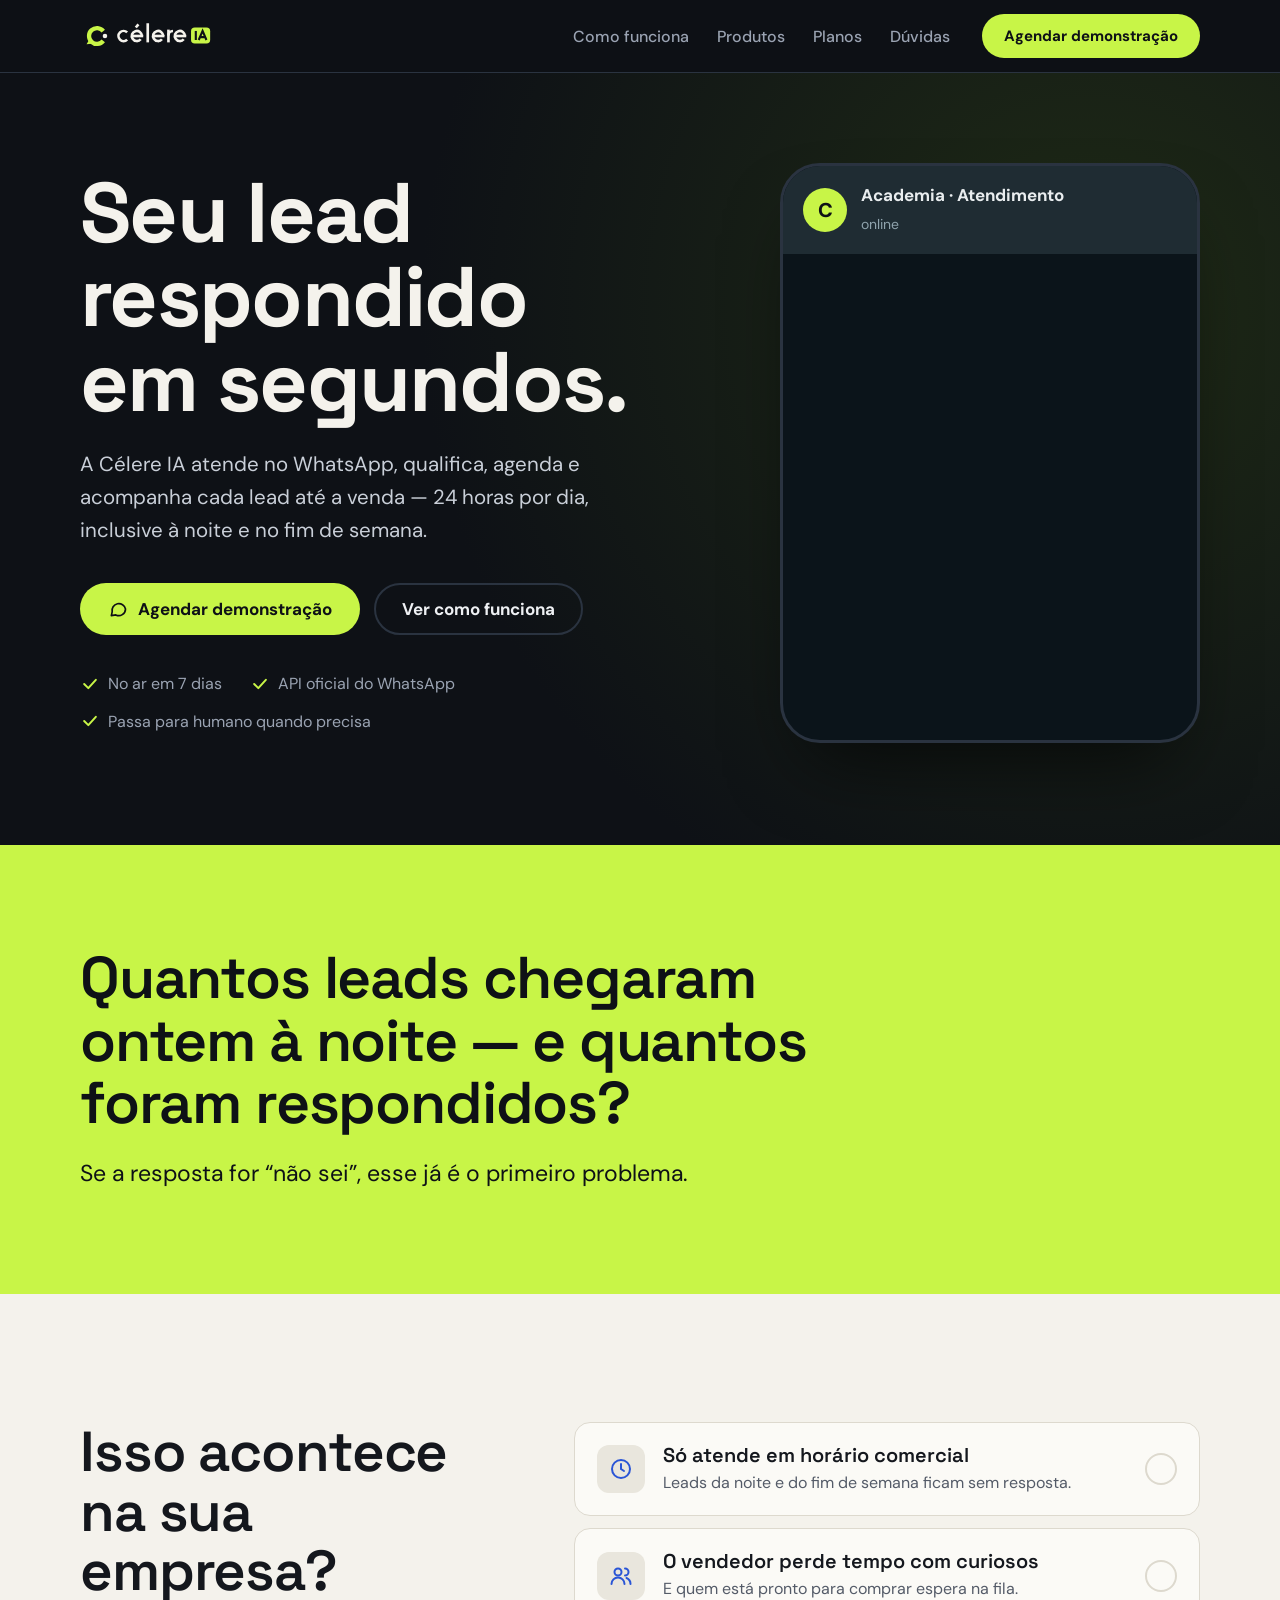
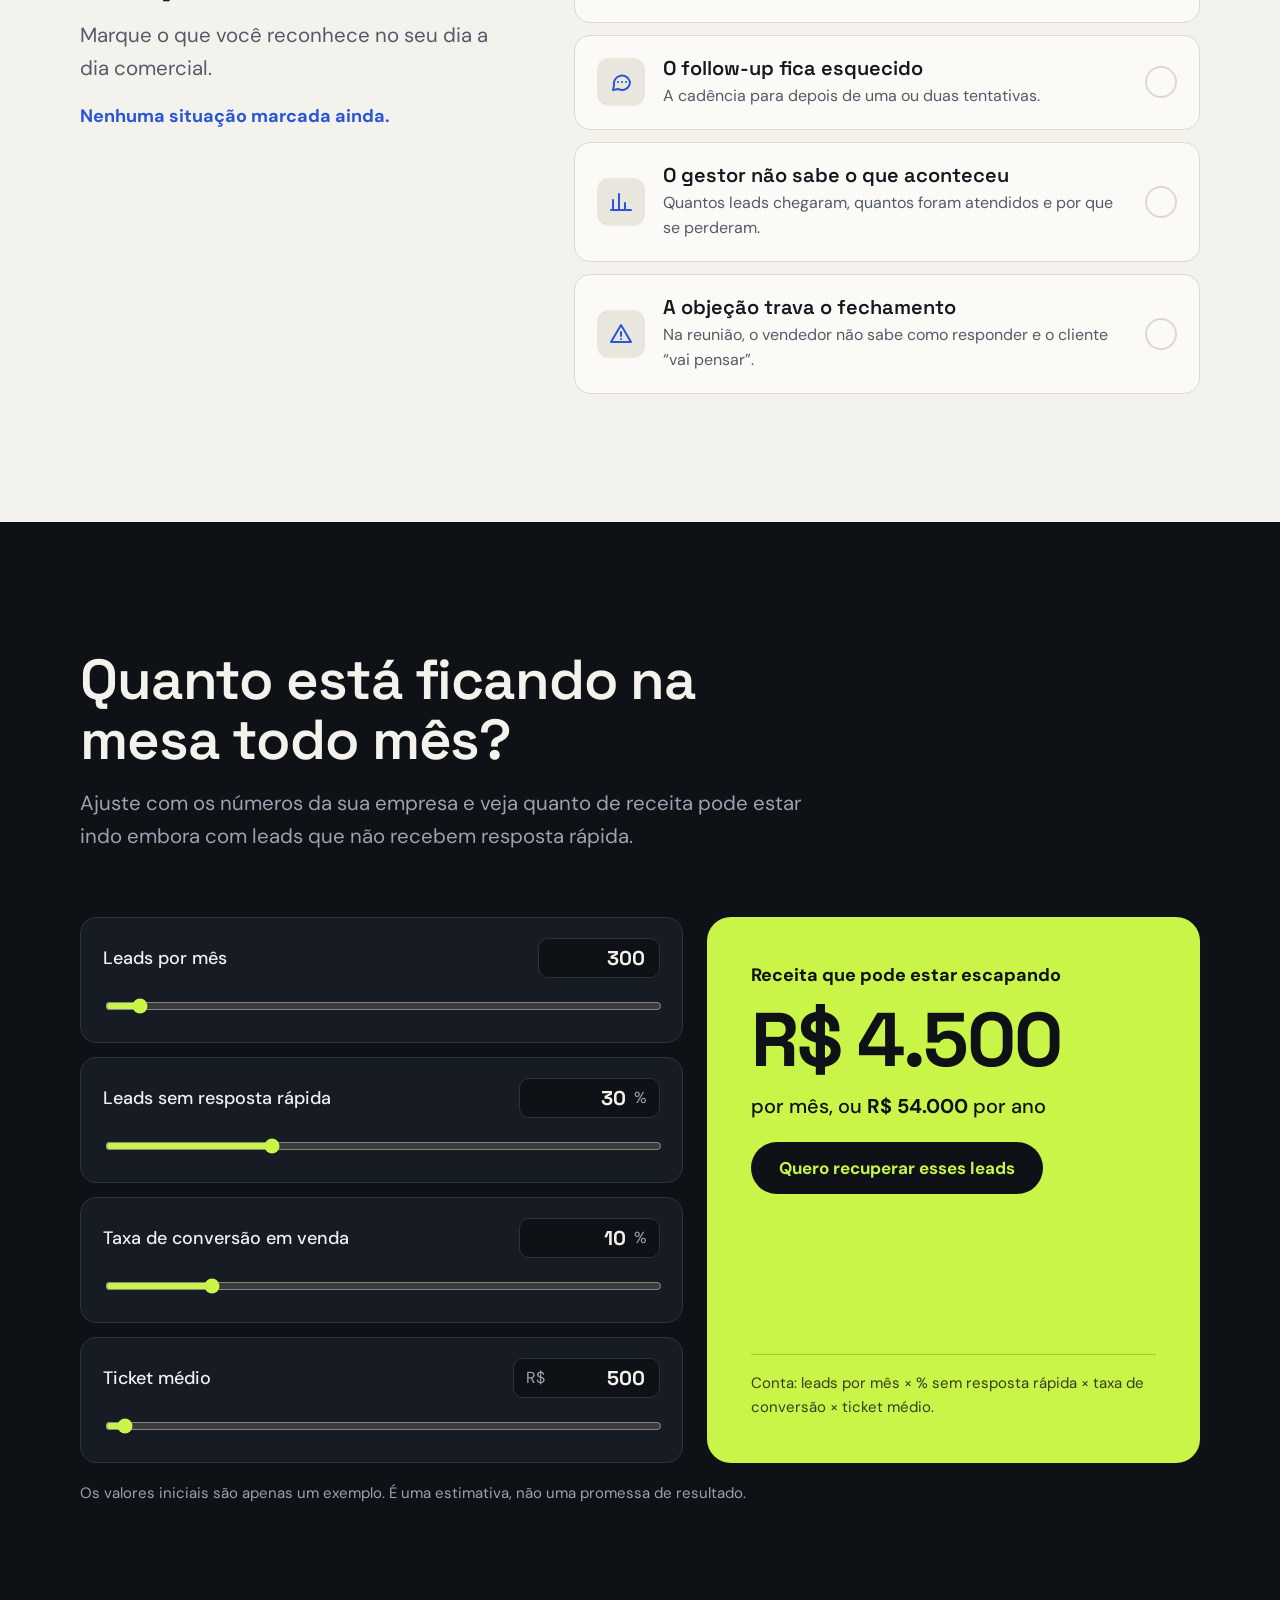
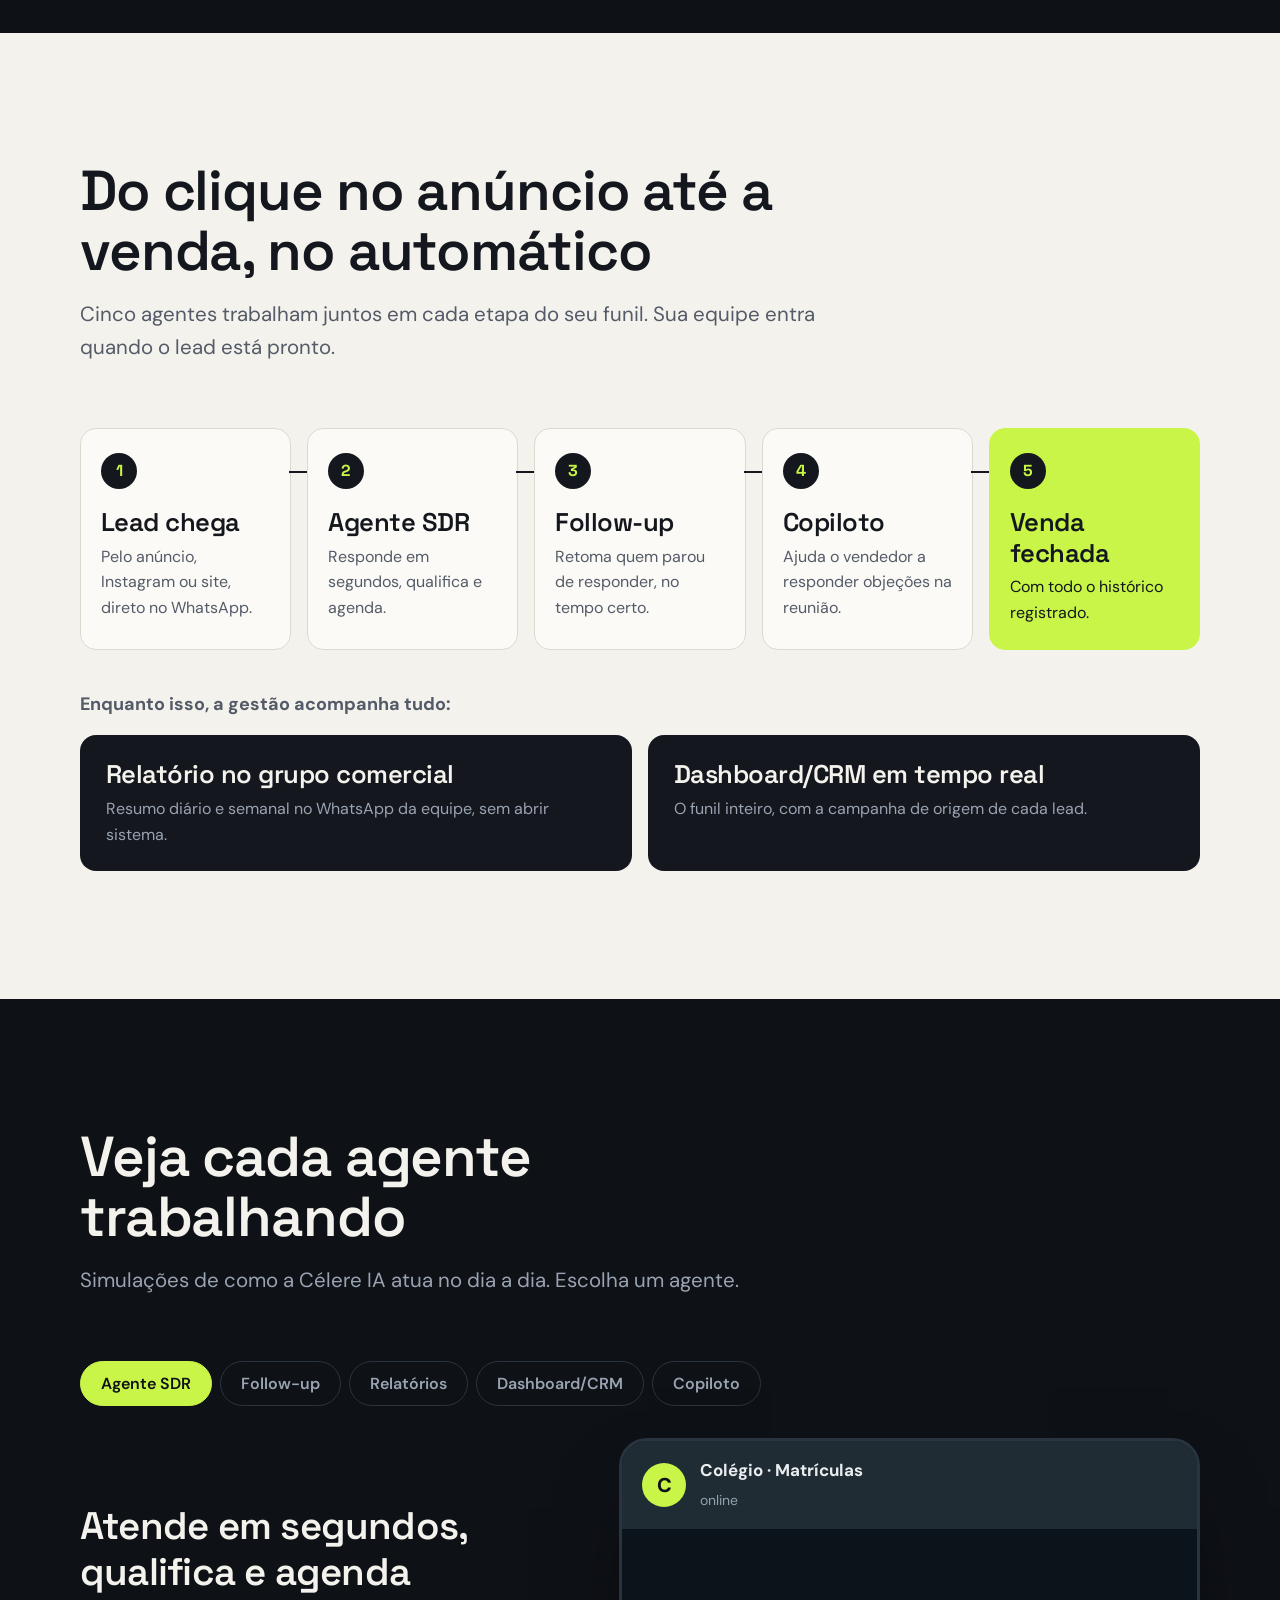
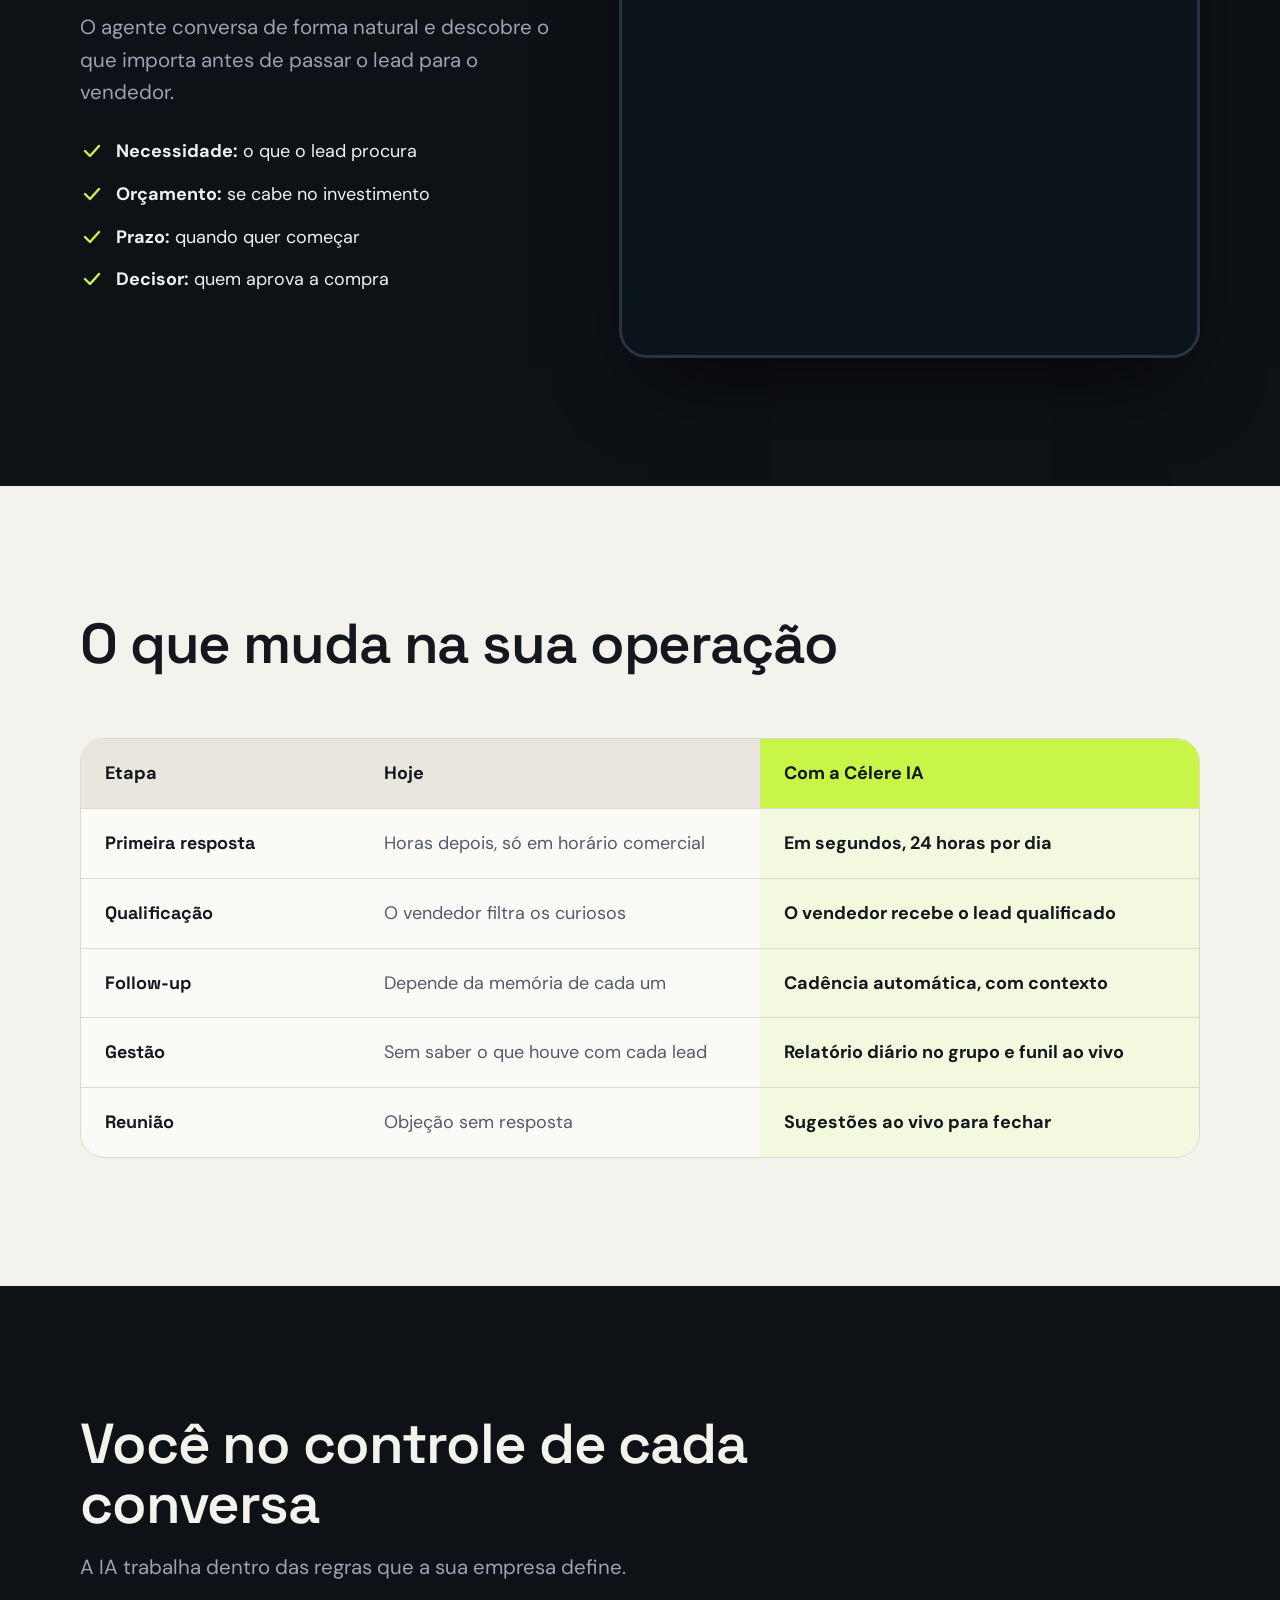
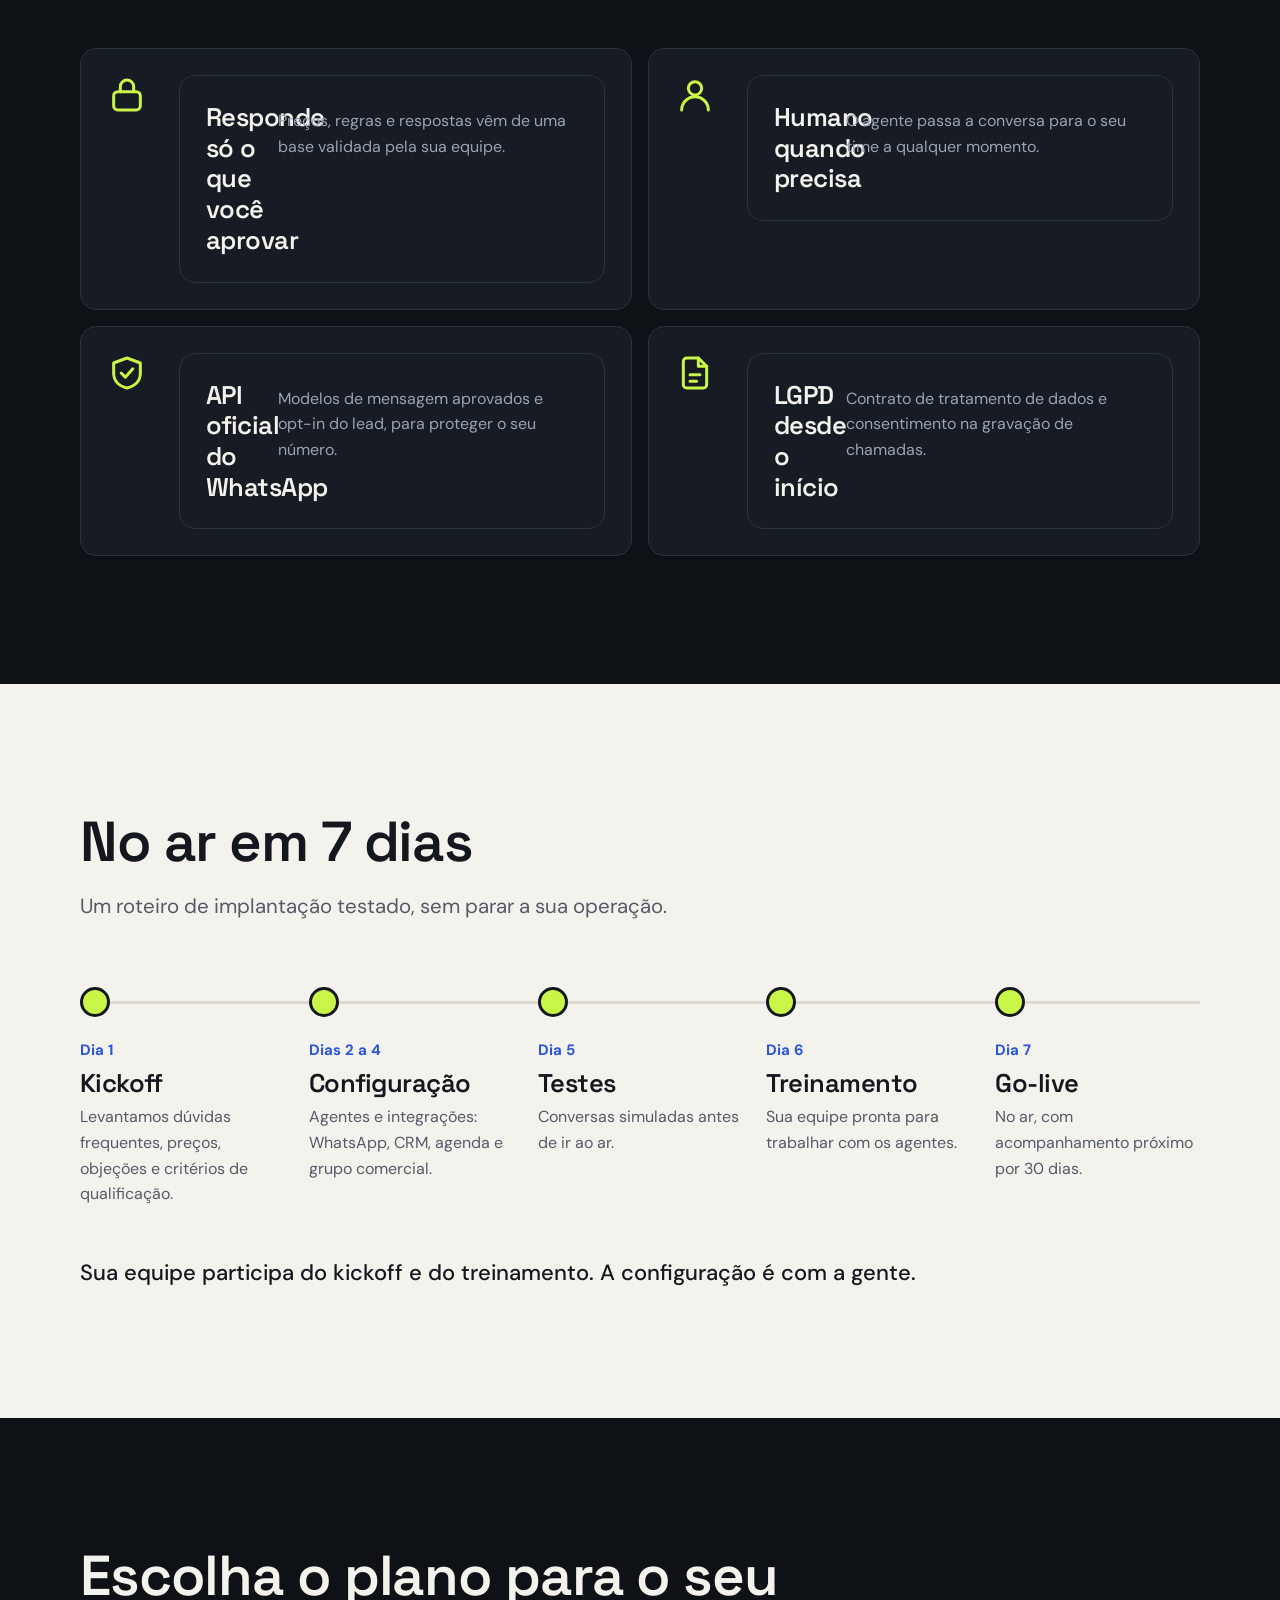
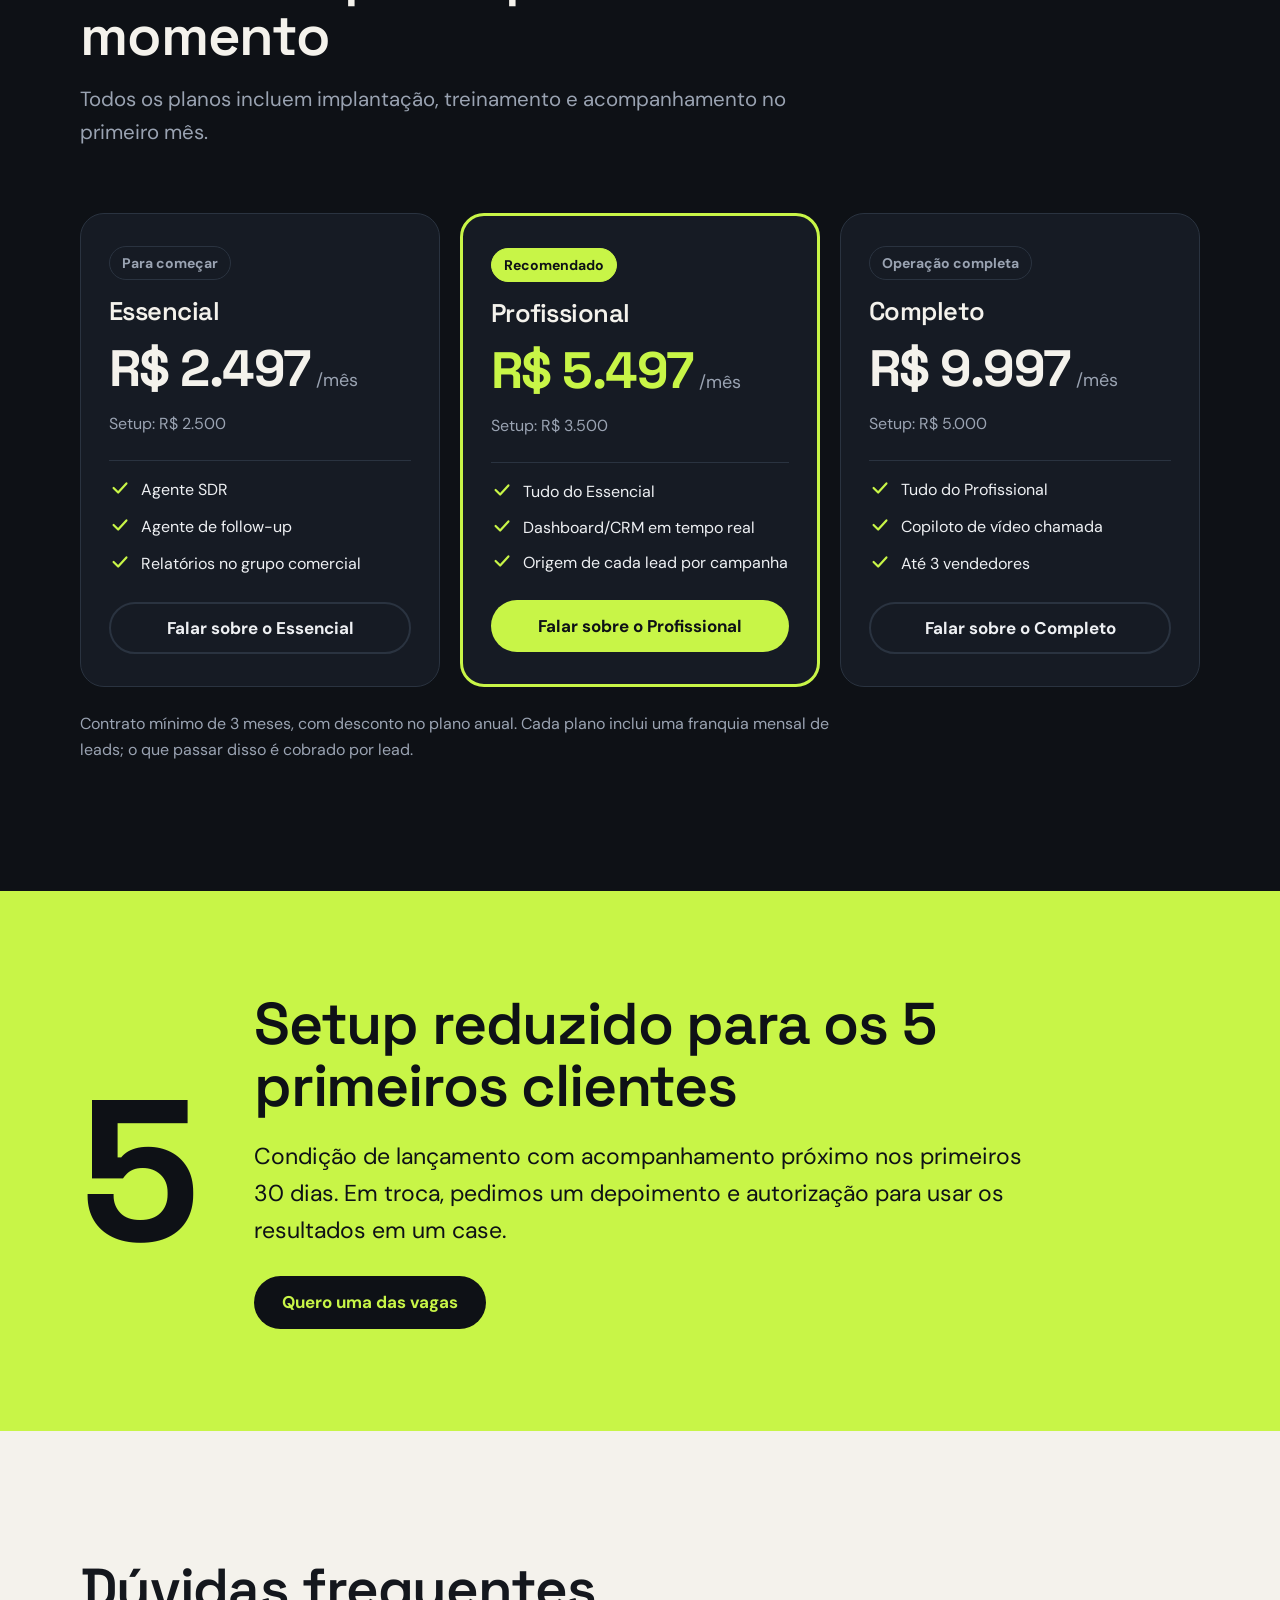
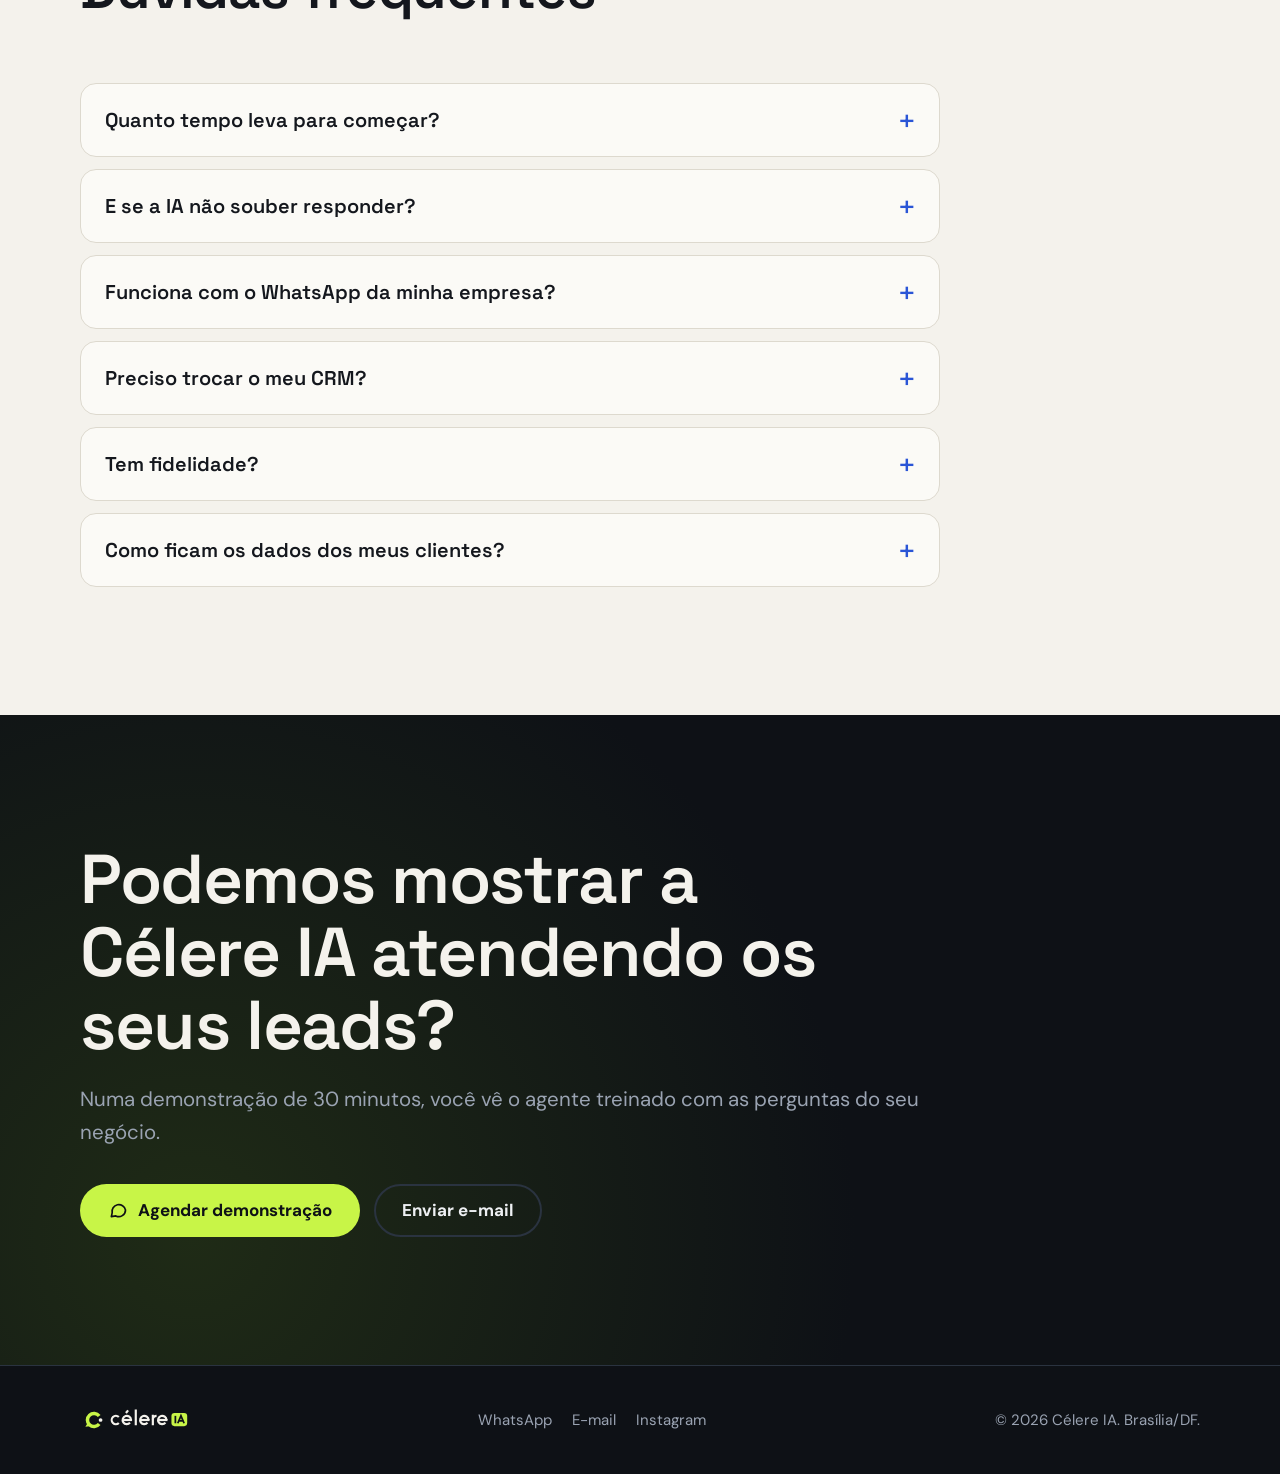
<file: index (2).html>
<!doctype html>
<html lang="pt-BR">
<head>
<meta charset="utf-8">
<meta name="viewport" content="width=device-width, initial-scale=1">
<title>Célere IA — Agentes de IA que atendem e qualificam seus leads no WhatsApp</title>
<meta name="description" content="A Célere IA responde seus leads no WhatsApp em segundos, qualifica, faz follow-up e envia relatórios para o seu time comercial. No ar em 7 dias.">
<meta property="og:type" content="website">
<meta property="og:locale" content="pt_BR">
<meta property="og:title" content="Célere IA — Velocidade que vira venda">
<meta property="og:description" content="Agentes de IA que atendem, qualificam e acompanham seus leads no WhatsApp, 24 horas por dia.">
<meta name="theme-color" content="#0E1116">
<link rel="icon" href="data:image/svg+xml,%3Csvg%20xmlns%3D%22http%3A//www.w3.org/2000/svg%22%20viewBox%3D%220%200%20128%20128%22%3E%3Crect%20width%3D%22128%22%20height%3D%22128%22%20rx%3D%2228%22%20fill%3D%22%230E1116%22/%3E%3Cg%20transform%3D%22translate%280%200%29%20scale%281.0%29%22%3E%3Cpath%20d%3D%22M87.64%2082.47%20A30%2030%200%201%201%2087.64%2045.53%22%20fill%3D%22none%22%20stroke%3D%22%23C8F547%22%20stroke-width%3D%2216%22/%3E%3Cpath%20d%3D%22M52.76%2091.82%20L24.6%2094.78%20L36.18%2075.24%20Z%22%20fill%3D%22%23C8F547%22/%3E%3Ccircle%20cx%3D%2294%22%20cy%3D%2264%22%20r%3D%228.5%22%20fill%3D%22%23F4F2EC%22/%3E%3C/g%3E%3C/svg%3E">
<link rel="preconnect" href="https://fonts.googleapis.com">
<link rel="preconnect" href="https://fonts.gstatic.com" crossorigin>
<link href="https://fonts.googleapis.com/css2?family=DM+Sans:opsz,wght@9..40,400;9..40,500;9..40,700&family=Space+Grotesk:wght@500;600;700&display=swap" rel="stylesheet">
<style>
:root{
  --tinta:#0E1116;--papel:#F4F2EC;--lima:#C8F547;--lima-hover:#D6FF5E;
  --azul:#5B8CFF;--azul-claro:#2A55D6;--sup:#161B24;--sup-2:#1B212C;--borda:#2A3340;
  --borda-clara:#DDD9CE;--texto:#EEF0F3;--titulo:#F4F2EC;--suave:#9AA3B2;
  --ink2:#14171D;--suave-claro:#545B68;--card-claro:#FBFAF6;--vivo:#E5484D;
  --wa-bg:#0B141A;--wa-head:#1F2C33;--wa-in:#202C33;--wa-out:#005C4B;
  --r-sm:8px;--r-md:16px;--r-lg:24px;--pill:999px;
  --display:"Space Grotesk",Arial,sans-serif;--body:"DM Sans",Arial,sans-serif;
  --wrap:1200px;--pad:clamp(20px,4vw,40px);
}
*,*::before,*::after{box-sizing:border-box}
html{scroll-behavior:smooth;scroll-padding-top:88px}
body{margin:0;background:var(--tinta);color:var(--texto);font-family:var(--body);font-size:18px;line-height:1.6;-webkit-font-smoothing:antialiased;text-rendering:optimizeLegibility}
img,svg{display:block;max-width:100%}
a{color:inherit}
h1,h2,h3{font-family:var(--display);color:var(--titulo);margin:0;letter-spacing:-.02em}
h1{font-size:clamp(44px,6.6vw,92px);line-height:1;font-weight:700}
h2{font-size:clamp(32px,4.4vw,58px);line-height:1.06;font-weight:600}
h3{font-size:clamp(21px,2vw,26px);line-height:1.2;font-weight:600}
p{margin:0}
.wrap{max-width:var(--wrap);margin:0 auto;padding:0 var(--pad)}
.sec{padding:clamp(72px,10vw,128px) 0}
.claro{background:var(--papel);color:var(--ink2)}
.claro h1,.claro h2,.claro h3{color:var(--ink2)}
.lead{font-size:clamp(18px,1.6vw,21px);color:var(--suave);max-width:60ch}
.claro .lead{color:var(--suave-claro)}
.sec-head{display:grid;gap:18px;margin-bottom:clamp(40px,5vw,64px);max-width:760px}
:focus-visible{outline:3px solid var(--azul);outline-offset:3px;border-radius:6px}
.claro :focus-visible{outline-color:var(--azul-claro)}
.sr{position:absolute;width:1px;height:1px;overflow:hidden;clip:rect(0 0 0 0);white-space:nowrap}

/* botões */
.btn{display:inline-flex;align-items:center;justify-content:center;gap:10px;min-height:52px;padding:14px 26px;border-radius:var(--pill);font:700 17px/1.2 var(--body);text-decoration:none;border:2px solid transparent;cursor:pointer;transition:background .15s,transform .15s,border-color .15s}
.btn:active{transform:translateY(1px)}
.btn svg{width:20px;height:20px;flex:none}
.btn-lima{background:var(--lima);color:var(--tinta)}
.btn-lima:hover{background:var(--lima-hover)}
.btn-linha{border-color:var(--borda);color:var(--texto)}
.btn-linha:hover{border-color:var(--suave)}
.btn-tinta{background:var(--tinta);color:var(--lima)}
.btn-tinta:hover{background:#000}
.claro .btn-linha{border-color:var(--borda-clara);color:var(--ink2)}
.claro .btn-linha:hover{border-color:var(--suave-claro)}

/* cabeçalho */
.topo{position:sticky;top:0;z-index:50;background:rgba(14,17,22,.88);backdrop-filter:blur(12px);-webkit-backdrop-filter:blur(12px);border-bottom:1px solid var(--borda)}
.topo .wrap{display:flex;align-items:center;justify-content:space-between;gap:24px;height:72px}
.marca{display:flex;align-items:center;text-decoration:none}
.marca svg{height:34px;width:auto}
.menu{display:flex;align-items:center;gap:32px}
.menu ul{display:flex;gap:28px;list-style:none;margin:0;padding:0}
.menu a:not(.btn){text-decoration:none;color:var(--suave);font-weight:500;font-size:16px}
.menu a:not(.btn):hover{color:var(--texto)}
.menu .btn{min-height:44px;padding:10px 20px;font-size:15px}
.burger{display:none;background:none;border:2px solid var(--borda);color:var(--texto);border-radius:12px;width:46px;height:46px;cursor:pointer}
.burger svg{margin:auto;width:22px;height:22px}
@media (max-width:900px){
  .burger{display:block}
  .menu{position:absolute;left:0;right:0;top:72px;flex-direction:column;align-items:stretch;gap:8px;padding:16px var(--pad) 24px;background:var(--tinta);border-bottom:1px solid var(--borda);display:none}
  .menu.aberto{display:flex}
  .menu ul{flex-direction:column;gap:0}
  .menu ul a{display:block;padding:14px 0;font-size:18px;border-bottom:1px solid var(--borda)}
  .menu .btn{margin-top:12px;min-height:52px}
}

/* hero */
.hero{padding:clamp(48px,7vw,96px) 0 clamp(64px,8vw,112px);background:radial-gradient(circle at 85% 30%,#1F2B16 0%,var(--tinta) 55%)}
.hero .wrap{display:grid;grid-template-columns:1.1fr .9fr;gap:clamp(40px,6vw,80px);align-items:center}
.hero h1{max-width:12ch}
.hero .lead{margin-top:24px;color:#C9CFD8}
.acoes{display:flex;flex-wrap:wrap;gap:14px;margin-top:36px}
.garantias{display:flex;flex-wrap:wrap;gap:12px 28px;margin:36px 0 0;padding:0;list-style:none;color:var(--suave);font-size:16px}
.garantias li{display:flex;align-items:center;gap:8px}
.garantias svg{width:20px;height:20px;color:var(--lima);flex:none}
@media (max-width:900px){.hero .wrap{grid-template-columns:1fr}.hero h1{max-width:none}}

/* telefone / conversa */
.fone{width:min(420px,100%);height:580px;margin-left:auto;background:var(--wa-bg);border:3px solid var(--borda);border-radius:40px;overflow:hidden;display:flex;flex-direction:column;box-shadow:0 40px 80px -30px rgba(0,0,0,.7)}
.fone.largo{width:100%;height:520px;margin:0;border-radius:28px}
.fone-top{background:var(--wa-head);padding:16px 20px;display:flex;align-items:center;gap:14px}
.av{width:44px;height:44px;border-radius:50%;background:var(--lima);color:var(--tinta);font:800 20px/1 var(--body);display:grid;place-items:center;flex:none}
.av.azul{background:var(--azul)}
.fone-top b{display:block;font-size:17px;color:#E9EDEF}
.st{font-size:14px;color:#8FA3AD}
.ms{flex:1;padding:18px;display:flex;flex-direction:column;justify-content:flex-end;gap:10px;overflow:hidden}
.b{max-width:84%;padding:10px 14px;border-radius:14px;font-size:16px;line-height:1.4;color:#E9EDEF;flex:none;animation:entra .3s ease both}
.b.l{background:var(--wa-in);align-self:flex-start;border-top-left-radius:4px}
.b.a{background:var(--wa-out);align-self:flex-end;border-top-right-radius:4px}
.div{align-self:center;font-size:13px;color:#AFC1C9;background:#18242B;padding:4px 12px;border-radius:8px;flex:none;animation:entra .3s ease both}
.ok{align-self:center;background:var(--lima);color:var(--tinta);font-weight:700;font-size:15px;padding:8px 16px;border-radius:var(--pill);flex:none;animation:entra .3s ease both}
.dig{align-self:flex-end;background:var(--wa-out);padding:14px 16px;border-radius:14px;display:flex;gap:6px;flex:none}
.dig i{width:8px;height:8px;border-radius:50%;background:#B7E4D6;animation:pisca 1s infinite}
.dig i:nth-child(2){animation-delay:.2s}.dig i:nth-child(3){animation-delay:.4s}
@keyframes pisca{0%,80%,100%{opacity:.25}40%{opacity:1}}
@keyframes entra{from{opacity:0;transform:translateY(10px)}to{opacity:1;transform:none}}
@media (max-width:900px){.fone{margin:0 auto;height:520px}}

/* faixa pergunta / oferta */
.faixa{background:var(--lima);color:var(--tinta);padding:clamp(64px,8vw,104px) 0}
.faixa h2{color:var(--tinta);font-size:clamp(30px,4.6vw,64px);max-width:20ch}
.faixa p{margin-top:20px;font-size:clamp(18px,1.8vw,24px);max-width:48ch}

/* dores */
.dores{display:grid;grid-template-columns:.8fr 1.2fr;gap:clamp(32px,6vw,80px);align-items:start}
.dores .sec-head{position:sticky;top:112px;margin:0}
.contador{font-weight:700;color:var(--azul-claro);min-height:3.2em}
.lista-dor{display:grid;gap:12px;margin:0;padding:0;list-style:none}
.dor{width:100%;display:grid;grid-template-columns:48px 1fr 32px;gap:18px;align-items:center;text-align:left;background:var(--card-claro);border:1.5px solid var(--borda-clara);border-radius:var(--r-md);padding:20px 22px;cursor:pointer;font:inherit;color:inherit;transition:border-color .15s,background .15s}
.dor:hover{border-color:var(--suave-claro)}
.dor .ic{width:48px;height:48px;border-radius:12px;background:#E9E6DD;display:grid;place-items:center;color:var(--azul-claro)}
.dor .ic svg{width:24px;height:24px}
.dor b{display:block;font-family:var(--display);font-size:20px;font-weight:600;line-height:1.25}
.dor span.t{display:block;color:var(--suave-claro);font-size:16px;margin-top:2px}
.dor .ck{width:32px;height:32px;border-radius:50%;border:2px solid var(--borda-clara);display:grid;place-items:center;color:transparent;transition:all .15s}
.dor .ck svg{width:18px;height:18px}
.dor[aria-pressed="true"]{border-color:var(--ink2);background:#fff}
.dor[aria-pressed="true"] .ck{background:var(--lima);border-color:var(--ink2);color:var(--tinta)}
@media (max-width:900px){.dores{grid-template-columns:1fr}.dores .sec-head{position:static}}

/* calculadora */
.calc{display:grid;grid-template-columns:1.1fr .9fr;gap:24px;align-items:stretch}
.campos{display:grid;gap:14px}
.campo{background:var(--sup);border:1px solid var(--borda);border-radius:var(--r-md);padding:20px 22px;display:grid;grid-template-columns:1fr auto;gap:12px 16px;align-items:center}
.campo label{font-weight:500;color:var(--texto)}
.campo .num{display:flex;align-items:center;gap:6px;background:var(--tinta);border:1px solid var(--borda);border-radius:10px;padding:6px 12px}
.campo .num span{color:var(--suave);font-size:16px}
.campo input[type=number]{width:96px;background:none;border:0;color:var(--titulo);font:700 20px/1.2 var(--display);text-align:right;-moz-appearance:textfield}
.campo input[type=number]::-webkit-inner-spin-button,.campo input[type=number]::-webkit-outer-spin-button{-webkit-appearance:none;margin:0}
.campo input[type=range]{grid-column:1/-1;width:100%;accent-color:var(--lima);height:28px;cursor:pointer}
.resultado{background:var(--lima);color:var(--tinta);border-radius:var(--r-lg);padding:clamp(28px,4vw,44px);display:flex;flex-direction:column;gap:12px}
.resultado .rot{font-weight:700;font-size:18px}
.resultado .valor{font:700 clamp(44px,6vw,76px)/1 var(--display);letter-spacing:-.03em;word-break:break-word}
.resultado .ano{font-size:20px;font-weight:500}
.resultado .form{font-size:15px;opacity:.8;margin-top:auto;padding-top:16px;border-top:1.5px solid rgba(14,17,22,.25)}
.resultado .btn{margin-top:8px;align-self:flex-start}
.nota{margin-top:18px;color:var(--suave);font-size:15px}
@media (max-width:900px){.calc{grid-template-columns:1fr}}

/* como funciona */
.fluxo{display:grid;grid-template-columns:repeat(5,1fr);gap:16px;list-style:none;margin:0;padding:0;counter-reset:passo}
.passo{position:relative;background:var(--card-claro);border:1.5px solid var(--borda-clara);border-radius:var(--r-md);padding:24px 20px;counter-increment:passo}
.passo::before{content:counter(passo);display:grid;place-items:center;width:36px;height:36px;border-radius:50%;background:var(--ink2);color:var(--lima);font:700 16px/1 var(--display);margin-bottom:18px}
.passo:not(:last-child)::after{content:"";position:absolute;top:42px;right:-17px;width:18px;height:2px;background:var(--ink2)}
.passo.fim{background:var(--lima);border-color:var(--lima)}
.passo p{color:var(--suave-claro);font-size:16px;margin-top:6px}
.passo.fim p{color:var(--ink2)}
.gestao{display:grid;grid-template-columns:1fr 1fr;gap:16px;margin-top:16px}
.gestao div{background:var(--ink2);color:var(--texto);border-radius:var(--r-md);padding:24px 26px}
.gestao h3{color:var(--titulo)}
.gestao p{color:var(--suave);font-size:16px;margin-top:6px}
.gestao-rot{margin-top:40px;font-weight:700;color:var(--suave-claro)}
@media (max-width:1000px){.fluxo{grid-template-columns:1fr 1fr}.passo::after{display:none}.passo.fim{grid-column:1/-1}}
@media (max-width:560px){.fluxo,.gestao{grid-template-columns:1fr}}

/* produtos (abas) */
.abas{display:flex;gap:8px;flex-wrap:wrap;margin-bottom:32px}
.aba{font:600 16px/1.2 var(--body);color:var(--suave);background:none;border:1.5px solid var(--borda);border-radius:var(--pill);padding:12px 20px;cursor:pointer;transition:all .15s}
.aba:hover{color:var(--texto);border-color:var(--suave)}
.aba[aria-selected="true"]{background:var(--lima);border-color:var(--lima);color:var(--tinta)}
.painel{display:grid;grid-template-columns:.9fr 1.1fr;gap:clamp(32px,5vw,64px);align-items:center}
.painel[hidden]{display:none}
.painel h3{font-size:clamp(28px,3vw,40px)}
.painel .lead{margin-top:16px}
.itens{list-style:none;margin:28px 0 0;padding:0;display:grid;gap:14px}
.itens li{display:grid;grid-template-columns:24px 1fr;gap:12px;align-items:start}
.itens svg{width:24px;height:24px;color:var(--lima);margin-top:2px}
.selo{display:inline-block;margin-top:24px;font-size:15px;color:var(--suave);border:1px solid var(--borda);border-radius:var(--pill);padding:6px 14px}
@media (max-width:900px){.painel{grid-template-columns:1fr}.abas{flex-wrap:nowrap;overflow-x:auto;margin-left:calc(var(--pad)*-1);margin-right:calc(var(--pad)*-1);padding:0 var(--pad) 6px;scrollbar-width:none}.aba{flex:none}}

/* demo relatório */
.grupo .rel{background:var(--wa-in);border-radius:14px;padding:16px 18px;color:#E9EDEF;font-size:16px;width:92%;animation:entra .4s ease both}
.rel .tt{color:var(--lima);font-weight:700;margin-bottom:6px}
.rel .r{display:flex;justify-content:space-between;padding:7px 0;border-bottom:1px solid #2A3942}
.rel .r b{font-variant-numeric:tabular-nums}
.rel .ft{color:#9FB0B9;margin-top:8px}

/* demo dashboard */
.dash{background:var(--sup);border:1px solid var(--borda);border-radius:28px;padding:20px;display:grid;gap:14px}
.kpis{display:grid;grid-template-columns:repeat(4,1fr);gap:10px}
.kpi{background:var(--tinta);border-radius:14px;padding:14px 16px}
.kpi span{display:block;font-size:14px;color:var(--suave)}
.kpi b{display:block;font:700 clamp(24px,2.6vw,34px)/1.1 var(--display);font-variant-numeric:tabular-nums;color:var(--titulo);margin-top:4px}
.kpi.hi b{color:var(--lima)}
.bloco{background:var(--tinta);border-radius:14px;padding:16px 18px}
.bloco-h{display:flex;justify-content:space-between;font-weight:700;font-size:15px;margin-bottom:12px}
.bloco-h span{color:var(--suave);font-weight:400}
.linha{display:grid;grid-template-columns:110px 1fr 48px;gap:12px;align-items:center;font-size:15px;margin-bottom:10px}
.trilho{height:14px;background:#1F2632;border-radius:7px;overflow:hidden}
.barra{height:100%;width:0;background:var(--lima);border-radius:7px;transition:width 1.2s cubic-bezier(.2,.8,.2,1)}
.barra.az{background:var(--azul)}
.linha em{font-style:normal;text-align:right;font-variant-numeric:tabular-nums;color:var(--suave)}
@media (max-width:560px){.kpis{grid-template-columns:1fr 1fr}}

/* demo copiloto */
.call{background:var(--tinta);border:3px solid var(--borda);border-radius:28px;padding:18px;display:grid;gap:14px}
.call-top{display:flex;justify-content:space-between;align-items:center;color:var(--suave);font-size:15px}
.vivo{background:var(--vivo);color:#fff;font-weight:700;font-size:13px;padding:4px 12px;border-radius:var(--pill)}
.telas{display:grid;grid-template-columns:1fr 1fr;gap:12px}
.tela{height:150px;background:#1A212C;border-radius:16px;display:grid;place-items:center;align-content:center;gap:8px;color:var(--suave);font-size:15px;transition:box-shadow .3s}
.tela.fala{box-shadow:0 0 0 3px var(--azul)}
.tela .av{width:64px;height:64px;font-size:22px}
.transc{background:var(--sup);border-radius:14px;padding:14px 16px;font-size:16px;min-height:78px}
.transc b{color:#8FB0FF}
.sug{background:#1B2412;border:2px solid var(--lima);border-radius:14px;padding:16px 18px;font-size:16px;opacity:0;transform:translateY(12px);transition:opacity .4s,transform .4s}
.sug.on{opacity:1;transform:none}
.sug .o{color:var(--lima);font-weight:700;margin-bottom:4px}
.sug .k{color:var(--suave)}

/* antes e depois */
.comp{border:1.5px solid var(--borda-clara);border-radius:var(--r-lg);overflow:hidden;background:var(--card-claro)}
.comp-l{display:grid;grid-template-columns:.7fr 1fr 1.1fr;border-top:1px solid var(--borda-clara)}
.comp-l>*{padding:20px 24px}
.comp-l.cab{border-top:0;background:#E9E6DD;font-weight:700}
.comp-l.cab .cel{background:var(--lima)}
.comp-l .etapa{font-weight:700;font-family:var(--display)}
.comp-l .hoje{color:var(--suave-claro)}
.comp-l .cel{font-weight:700;background:#F3F9DE}
@media (max-width:760px){
  .comp-l.cab{display:none}
  .comp-l{grid-template-columns:1fr}
  .comp-l>*{padding:6px 20px}
  .comp-l .etapa{padding-top:18px}
  .comp-l .hoje::before{content:"Hoje: ";font-weight:700}
  .comp-l .cel{padding-bottom:18px;margin-top:6px}
  .comp-l .cel::before{content:"Com a Célere IA: "}
}

/* segurança */
.seg{display:grid;grid-template-columns:1fr 1fr;gap:16px}
.seg div{display:grid;grid-template-columns:52px 1fr;gap:20px;align-items:start;background:var(--sup);border:1px solid var(--borda);border-radius:var(--r-md);padding:26px}
.seg svg{width:40px;height:40px;color:var(--lima)}
.seg p{color:var(--suave);margin-top:6px;font-size:16px}
@media (max-width:760px){.seg{grid-template-columns:1fr}}

/* implantação */
.linha-tempo{display:grid;grid-template-columns:repeat(5,1fr);gap:24px;list-style:none;margin:0;padding:0;position:relative}
.linha-tempo::before{content:"";position:absolute;left:0;right:0;top:14px;height:3px;background:var(--borda-clara)}
.linha-tempo li{position:relative;padding-top:48px}
.linha-tempo li::before{content:"";position:absolute;top:0;left:0;width:30px;height:30px;border-radius:50%;background:var(--lima);border:3px solid var(--ink2)}
.linha-tempo .dia{font-weight:700;color:var(--azul-claro);font-size:15px}
.linha-tempo h3{margin-top:4px}
.linha-tempo p{color:var(--suave-claro);font-size:16px;margin-top:6px}
.impl-nota{margin-top:48px;font-size:clamp(18px,1.8vw,22px);font-weight:500}
@media (max-width:900px){
  .linha-tempo{grid-template-columns:1fr;gap:28px;padding-left:48px}
  .linha-tempo::before{left:13px;right:auto;top:0;bottom:0;width:3px;height:auto}
  .linha-tempo li{padding-top:0}
  .linha-tempo li::before{left:-48px}
}

/* planos */
.planos{display:grid;grid-template-columns:repeat(3,1fr);gap:20px;align-items:stretch}
.plano{background:var(--sup);border:1.5px solid var(--borda);border-radius:var(--r-lg);padding:32px 28px;display:flex;flex-direction:column;gap:16px}
.plano.dest{border:3px solid var(--lima);position:relative}
.plano .tag{align-self:flex-start;font-size:14px;font-weight:700;padding:5px 12px;border-radius:var(--pill);border:1.5px solid var(--borda);color:var(--suave)}
.plano.dest .tag{background:var(--lima);border-color:var(--lima);color:var(--tinta)}
.preco{display:flex;align-items:baseline;gap:6px;flex-wrap:wrap}
.preco b{font:700 clamp(40px,4vw,52px)/1 var(--display);letter-spacing:-.03em;color:var(--titulo)}
.plano.dest .preco b{color:var(--lima)}
.preco span{color:var(--suave)}
.setup{color:var(--suave);font-size:16px}
.plano ul{list-style:none;margin:8px 0 0;padding:16px 0 0;border-top:1px solid var(--borda);display:grid;gap:10px;flex:1}
.plano li{display:grid;grid-template-columns:22px 1fr;gap:10px;font-size:16px}
.plano li svg{width:22px;height:22px;color:var(--lima)}
.plano .btn{margin-top:8px;width:100%}
.planos-nota{margin-top:24px;color:var(--suave);font-size:16px;max-width:70ch}
@media (max-width:980px){.planos{grid-template-columns:1fr;max-width:520px}}

/* oferta */
.oferta .wrap{display:grid;grid-template-columns:auto 1fr;gap:clamp(28px,5vw,64px);align-items:center}
.oferta .cinco{font:700 clamp(120px,16vw,200px)/.8 var(--display);letter-spacing:-.05em}
.oferta .btn{margin-top:28px}
@media (max-width:700px){.oferta .wrap{grid-template-columns:1fr}}

/* faq */
.faq{display:grid;gap:12px;max-width:860px}
.faq details{background:var(--card-claro);border:1.5px solid var(--borda-clara);border-radius:var(--r-md);padding:0 24px}
.faq summary{list-style:none;cursor:pointer;display:flex;justify-content:space-between;align-items:center;gap:16px;padding:22px 0;font:600 20px/1.3 var(--display)}
.faq summary::-webkit-details-marker{display:none}
.faq summary::after{content:"+";font:500 28px/1 var(--body);color:var(--azul-claro);transition:transform .2s}
.faq details[open] summary::after{transform:rotate(45deg)}
.faq details p{padding:0 0 22px;color:var(--suave-claro);max-width:70ch}

/* cta final e rodapé */
.final{text-align:left;background:radial-gradient(circle at 15% 80%,#1F2B16 0%,var(--tinta) 55%)}
.final h2{max-width:18ch;font-size:clamp(36px,5.4vw,72px)}
.final .lead{margin-top:20px}
.rodape{border-top:1px solid var(--borda);padding:40px 0;color:var(--suave);font-size:15px}
.rodape .wrap{display:flex;flex-wrap:wrap;justify-content:space-between;align-items:center;gap:20px}
.rodape svg{height:28px;width:auto}
.rodape nav{display:flex;flex-wrap:wrap;gap:20px}
.rodape a{text-decoration:none}
.rodape a:hover{color:var(--texto)}

@media (prefers-reduced-motion:reduce){
  html{scroll-behavior:auto}
  *,*::before,*::after{animation:none!important;transition:none!important}
}
</style>
</head>
<body>

<!-- ============================================================
  CONFIGURE AQUI SEUS CONTATOS (procure por CONTATO no final do arquivo)
============================================================= -->

<header class="topo">
  <div class="wrap">
    <a class="marca" href="#inicio" aria-label="Célere IA, voltar ao início"><svg viewBox="0 0 500 128" role="img" aria-label="Célere IA" xmlns="http://www.w3.org/2000/svg"><g transform="translate(0 0) scale(1.0)"><path d="M87.64 82.47 A30 30 0 1 1 87.64 45.53" fill="none" stroke="#C8F547" stroke-width="16"/><path d="M52.76 91.82 L24.6 94.78 L36.18 75.24 Z" fill="#C8F547"/><circle cx="94" cy="64" r="8.5" fill="#F4F2EC"/></g><g transform="translate(140 -12) scale(1.0)"><path d="M37.44 89.44 A19 19 0 1 1 37.44 62.56" fill="none" stroke="#F4F2EC" stroke-width="10"/><path d="M93 76 A19 19 0 1 0 88.55 88.21" fill="none" stroke="#F4F2EC" stroke-width="10"/><path d="M55 76 H98.0" fill="none" stroke="#F4F2EC" stroke-width="10"/><path d="M70 44 L80 32" fill="none" stroke="#F4F2EC" stroke-width="10"/><path d="M115 28 V100" fill="none" stroke="#F4F2EC" stroke-width="10"/><path d="M173 76 A19 19 0 1 0 168.55 88.21" fill="none" stroke="#F4F2EC" stroke-width="10"/><path d="M135 76 H178.0" fill="none" stroke="#F4F2EC" stroke-width="10"/><path d="M193 52 V100" fill="none" stroke="#F4F2EC" stroke-width="10"/><path d="M193 74 A17 17 0 0 1 210 57" fill="none" stroke="#F4F2EC" stroke-width="10"/><path d="M255 76 A19 19 0 1 0 250.55 88.21" fill="none" stroke="#F4F2EC" stroke-width="10"/><path d="M217 76 H260.0" fill="none" stroke="#F4F2EC" stroke-width="10"/><rect x="278" y="44" width="72" height="60" rx="14" fill="#C8F547"/><path d="M296 57 V91" fill="none" stroke="#0E1116" stroke-width="8"/><path d="M307 91 L321.5 57 L336 91 M312 80 H331" fill="none" stroke="#0E1116" stroke-width="8" stroke-linejoin="miter" stroke-miterlimit="3"/></g></svg></a>
    <button class="burger" aria-expanded="false" aria-controls="menu" aria-label="Abrir menu">
      <svg viewBox="0 0 24 24" fill="none" stroke="currentColor" stroke-width="2.2" stroke-linecap="round"><path d="M4 7h16M4 12h16M4 17h16"/></svg>
    </button>
    <nav class="menu" id="menu" aria-label="Principal">
      <ul>
        <li><a href="#como-funciona">Como funciona</a></li>
        <li><a href="#produtos">Produtos</a></li>
        <li><a href="#planos">Planos</a></li>
        <li><a href="#duvidas">Dúvidas</a></li>
      </ul>
      <a class="btn btn-lima" data-wa="Olá! Quero agendar uma demonstração da Célere IA.">Agendar demonstração</a>
    </nav>
  </div>
</header>

<main id="inicio">

<!-- HERO -->
<section class="hero">
  <div class="wrap">
    <div>
      <h1>Seu lead respondido em segundos.</h1>
      <p class="lead">A Célere IA atende no WhatsApp, qualifica, agenda e acompanha cada lead até a venda — 24 horas por dia, inclusive à noite e no fim de semana.</p>
      <div class="acoes">
        <a class="btn btn-lima" data-wa="Olá! Quero agendar uma demonstração da Célere IA.">
          <svg viewBox="0 0 24 24" fill="none" stroke="currentColor" stroke-width="2" stroke-linecap="round" stroke-linejoin="round"><path d="M21 12a8 8 0 0 1-11.6 7.1L4 20l1-4.6A8 8 0 1 1 21 12Z"/></svg>
          Agendar demonstração
        </a>
        <a class="btn btn-linha" href="#como-funciona">Ver como funciona</a>
      </div>
      <ul class="garantias">
        <li><svg viewBox="0 0 24 24" fill="none" stroke="currentColor" stroke-width="2.4" stroke-linecap="round" stroke-linejoin="round"><path d="m5 12 5 5 9-10"/></svg>No ar em 7 dias</li>
        <li><svg viewBox="0 0 24 24" fill="none" stroke="currentColor" stroke-width="2.4" stroke-linecap="round" stroke-linejoin="round"><path d="m5 12 5 5 9-10"/></svg>API oficial do WhatsApp</li>
        <li><svg viewBox="0 0 24 24" fill="none" stroke="currentColor" stroke-width="2.4" stroke-linecap="round" stroke-linejoin="round"><path d="m5 12 5 5 9-10"/></svg>Passa para humano quando precisa</li>
      </ul>
    </div>
    <div class="fone" data-demo="chat" data-script="academia" data-autostart aria-label="Simulação: agente da Célere IA atendendo um lead no WhatsApp" role="img">
      <div class="fone-top"><div class="av">C</div><div><b>Academia · Atendimento</b><span class="st">online</span></div></div>
      <div class="ms" aria-hidden="true"></div>
    </div>
  </div>
</section>

<!-- PERGUNTA -->
<section class="faixa">
  <div class="wrap">
    <h2>Quantos leads chegaram ontem à noite — e quantos foram respondidos?</h2>
    <p>Se a resposta for “não sei”, esse já é o primeiro problema.</p>
  </div>
</section>

<!-- DORES -->
<section class="sec claro">
  <div class="wrap dores">
    <div class="sec-head">
      <h2>Isso acontece na sua empresa?</h2>
      <p class="lead">Marque o que você reconhece no seu dia a dia comercial.</p>
      <p class="contador" id="contador" aria-live="polite">Nenhuma situação marcada ainda.</p>
    </div>
    <ul class="lista-dor">
      <li><button class="dor" aria-pressed="false"><span class="ic"><svg viewBox="0 0 24 24" fill="none" stroke="currentColor" stroke-width="2" stroke-linecap="round"><circle cx="12" cy="12" r="9"/><path d="M12 7v5l3 2"/></svg></span><span><b>Só atende em horário comercial</b><span class="t">Leads da noite e do fim de semana ficam sem resposta.</span></span><span class="ck"><svg viewBox="0 0 24 24" fill="none" stroke="currentColor" stroke-width="3" stroke-linecap="round" stroke-linejoin="round"><path d="m5 12 5 5 9-10"/></svg></span></button></li>
      <li><button class="dor" aria-pressed="false"><span class="ic"><svg viewBox="0 0 24 24" fill="none" stroke="currentColor" stroke-width="2" stroke-linecap="round"><circle cx="9" cy="8" r="3.5"/><path d="M2.5 20a6.5 6.5 0 0 1 13 0M16 4.5a3.5 3.5 0 0 1 0 7M21.5 20a6.5 6.5 0 0 0-4-6"/></svg></span><span><b>O vendedor perde tempo com curiosos</b><span class="t">E quem está pronto para comprar espera na fila.</span></span><span class="ck"><svg viewBox="0 0 24 24" fill="none" stroke="currentColor" stroke-width="3" stroke-linecap="round" stroke-linejoin="round"><path d="m5 12 5 5 9-10"/></svg></span></button></li>
      <li><button class="dor" aria-pressed="false"><span class="ic"><svg viewBox="0 0 24 24" fill="none" stroke="currentColor" stroke-width="2" stroke-linecap="round" stroke-linejoin="round"><path d="M21 12a8 8 0 0 1-11.6 7.1L4 20l1-4.6A8 8 0 1 1 21 12Z"/><path d="M9 12h.01M13 12h.01M17 12h.01"/></svg></span><span><b>O follow-up fica esquecido</b><span class="t">A cadência para depois de uma ou duas tentativas.</span></span><span class="ck"><svg viewBox="0 0 24 24" fill="none" stroke="currentColor" stroke-width="3" stroke-linecap="round" stroke-linejoin="round"><path d="m5 12 5 5 9-10"/></svg></span></button></li>
      <li><button class="dor" aria-pressed="false"><span class="ic"><svg viewBox="0 0 24 24" fill="none" stroke="currentColor" stroke-width="2" stroke-linecap="round"><path d="M4 20V10M10 20V4M16 20v-7M22 20H2"/></svg></span><span><b>O gestor não sabe o que aconteceu</b><span class="t">Quantos leads chegaram, quantos foram atendidos e por que se perderam.</span></span><span class="ck"><svg viewBox="0 0 24 24" fill="none" stroke="currentColor" stroke-width="3" stroke-linecap="round" stroke-linejoin="round"><path d="m5 12 5 5 9-10"/></svg></span></button></li>
      <li><button class="dor" aria-pressed="false"><span class="ic"><svg viewBox="0 0 24 24" fill="none" stroke="currentColor" stroke-width="2" stroke-linecap="round" stroke-linejoin="round"><path d="M12 3 2 20h20L12 3Z"/><path d="M12 10v4M12 17h.01"/></svg></span><span><b>A objeção trava o fechamento</b><span class="t">Na reunião, o vendedor não sabe como responder e o cliente “vai pensar”.</span></span><span class="ck"><svg viewBox="0 0 24 24" fill="none" stroke="currentColor" stroke-width="3" stroke-linecap="round" stroke-linejoin="round"><path d="m5 12 5 5 9-10"/></svg></span></button></li>
    </ul>
  </div>
</section>

<!-- CALCULADORA -->
<section class="sec" id="calculadora">
  <div class="wrap">
    <div class="sec-head">
      <h2>Quanto está ficando na mesa todo mês?</h2>
      <p class="lead">Ajuste com os números da sua empresa e veja quanto de receita pode estar indo embora com leads que não recebem resposta rápida.</p>
    </div>
    <div class="calc">
      <div class="campos">
        <div class="campo"><label for="c-leads">Leads por mês</label><div class="num"><input type="number" id="c-leads-n" min="10" max="20000" step="10" aria-label="Leads por mês"></div><input type="range" id="c-leads" min="50" max="5000" step="10" value="300"></div>
        <div class="campo"><label for="c-sem">Leads sem resposta rápida</label><div class="num"><input type="number" id="c-sem-n" min="1" max="100" step="1" aria-label="Percentual sem resposta rápida"><span>%</span></div><input type="range" id="c-sem" min="5" max="90" step="1" value="30"></div>
        <div class="campo"><label for="c-conv">Taxa de conversão em venda</label><div class="num"><input type="number" id="c-conv-n" min="1" max="100" step="1" aria-label="Taxa de conversão"><span>%</span></div><input type="range" id="c-conv" min="1" max="50" step="1" value="10"></div>
        <div class="campo"><label for="c-ticket">Ticket médio</label><div class="num"><span>R$</span><input type="number" id="c-ticket-n" min="10" max="1000000" step="10" aria-label="Ticket médio em reais"></div><input type="range" id="c-ticket" min="50" max="20000" step="50" value="500"></div>
      </div>
      <div class="resultado" aria-live="polite">
        <p class="rot">Receita que pode estar escapando</p>
        <p class="valor" id="c-mes">R$ 4.500</p>
        <p class="ano">por mês, ou <b id="c-ano">R$ 54.000</b> por ano</p>
        <a class="btn btn-tinta" id="c-cta" data-wa="Olá! Quero recuperar os leads que estou perdendo.">Quero recuperar esses leads</a>
        <p class="form">Conta: leads por mês × % sem resposta rápida × taxa de conversão × ticket médio.</p>
      </div>
    </div>
    <p class="nota">Os valores iniciais são apenas um exemplo. É uma estimativa, não uma promessa de resultado.</p>
  </div>
</section>

<!-- COMO FUNCIONA -->
<section class="sec claro" id="como-funciona">
  <div class="wrap">
    <div class="sec-head">
      <h2>Do clique no anúncio até a venda, no automático</h2>
      <p class="lead">Cinco agentes trabalham juntos em cada etapa do seu funil. Sua equipe entra quando o lead está pronto.</p>
    </div>
    <ol class="fluxo">
      <li class="passo"><h3>Lead chega</h3><p>Pelo anúncio, Instagram ou site, direto no WhatsApp.</p></li>
      <li class="passo"><h3>Agente SDR</h3><p>Responde em segundos, qualifica e agenda.</p></li>
      <li class="passo"><h3>Follow-up</h3><p>Retoma quem parou de responder, no tempo certo.</p></li>
      <li class="passo"><h3>Copiloto</h3><p>Ajuda o vendedor a responder objeções na reunião.</p></li>
      <li class="passo fim"><h3>Venda fechada</h3><p>Com todo o histórico registrado.</p></li>
    </ol>
    <p class="gestao-rot">Enquanto isso, a gestão acompanha tudo:</p>
    <div class="gestao">
      <div><h3>Relatório no grupo comercial</h3><p>Resumo diário e semanal no WhatsApp da equipe, sem abrir sistema.</p></div>
      <div><h3>Dashboard/CRM em tempo real</h3><p>O funil inteiro, com a campanha de origem de cada lead.</p></div>
    </div>
  </div>
</section>

<!-- PRODUTOS -->
<section class="sec" id="produtos">
  <div class="wrap">
    <div class="sec-head">
      <h2>Veja cada agente trabalhando</h2>
      <p class="lead">Simulações de como a Célere IA atua no dia a dia. Escolha um agente.</p>
    </div>
    <div class="abas" role="tablist" aria-label="Agentes da Célere IA">
      <button class="aba" role="tab" id="t-sdr" aria-controls="p-sdr" aria-selected="true">Agente SDR</button>
      <button class="aba" role="tab" id="t-fu" aria-controls="p-fu" aria-selected="false" tabindex="-1">Follow-up</button>
      <button class="aba" role="tab" id="t-rel" aria-controls="p-rel" aria-selected="false" tabindex="-1">Relatórios</button>
      <button class="aba" role="tab" id="t-dash" aria-controls="p-dash" aria-selected="false" tabindex="-1">Dashboard/CRM</button>
      <button class="aba" role="tab" id="t-cop" aria-controls="p-cop" aria-selected="false" tabindex="-1">Copiloto</button>
    </div>

    <div class="painel" role="tabpanel" id="p-sdr" aria-labelledby="t-sdr">
      <div>
        <h3>Atende em segundos, qualifica e agenda</h3>
        <p class="lead">O agente conversa de forma natural e descobre o que importa antes de passar o lead para o vendedor.</p>
        <ul class="itens">
          <li><svg viewBox="0 0 24 24" fill="none" stroke="currentColor" stroke-width="2.4" stroke-linecap="round" stroke-linejoin="round" aria-hidden="true"><path d="m5 12 5 5 9-10"/></svg><span><b>Necessidade:</b> o que o lead procura</span></li>
          <li><svg viewBox="0 0 24 24" fill="none" stroke="currentColor" stroke-width="2.4" stroke-linecap="round" stroke-linejoin="round" aria-hidden="true"><path d="m5 12 5 5 9-10"/></svg><span><b>Orçamento:</b> se cabe no investimento</span></li>
          <li><svg viewBox="0 0 24 24" fill="none" stroke="currentColor" stroke-width="2.4" stroke-linecap="round" stroke-linejoin="round" aria-hidden="true"><path d="m5 12 5 5 9-10"/></svg><span><b>Prazo:</b> quando quer começar</span></li>
          <li><svg viewBox="0 0 24 24" fill="none" stroke="currentColor" stroke-width="2.4" stroke-linecap="round" stroke-linejoin="round" aria-hidden="true"><path d="m5 12 5 5 9-10"/></svg><span><b>Decisor:</b> quem aprova a compra</span></li>
        </ul>
      </div>
      <div class="fone largo" data-demo="chat" data-script="escola" role="img" aria-label="Simulação: agente SDR qualificando um lead de escola">
        <div class="fone-top"><div class="av">C</div><div><b>Colégio · Matrículas</b><span class="st">online</span></div></div>
        <div class="ms" aria-hidden="true"></div>
      </div>
    </div>

    <div class="painel" role="tabpanel" id="p-fu" aria-labelledby="t-fu" hidden>
      <div>
        <h3>Nenhum lead esquecido</h3>
        <p class="lead">Quem parou de responder recebe novas mensagens em cadência, sempre usando o contexto da conversa.</p>
        <ul class="itens">
          <li><svg viewBox="0 0 24 24" fill="none" stroke="currentColor" stroke-width="2.4" stroke-linecap="round" stroke-linejoin="round" aria-hidden="true"><path d="m5 12 5 5 9-10"/></svg><span>Cadência combinada com você: 1 hora, 24 horas, 3 e 7 dias</span></li>
          <li><svg viewBox="0 0 24 24" fill="none" stroke="currentColor" stroke-width="2.4" stroke-linecap="round" stroke-linejoin="round" aria-hidden="true"><path d="m5 12 5 5 9-10"/></svg><span>Mensagens diferentes a cada tentativa, nada de “oi, sumiu?”</span></li>
          <li><svg viewBox="0 0 24 24" fill="none" stroke="currentColor" stroke-width="2.4" stroke-linecap="round" stroke-linejoin="round" aria-hidden="true"><path d="m5 12 5 5 9-10"/></svg><span>Encerra com educação quando o lead não tem interesse</span></li>
        </ul>
      </div>
      <div class="fone largo" data-demo="chat" data-script="followup" role="img" aria-label="Simulação: follow-up recuperando um lead">
        <div class="fone-top"><div class="av">C</div><div><b>Academia · Atendimento</b><span class="st">online</span></div></div>
        <div class="ms" aria-hidden="true"></div>
      </div>
    </div>

    <div class="painel" role="tabpanel" id="p-rel" aria-labelledby="t-rel" hidden>
      <div>
        <h3>O resumo do dia no grupo da equipe</h3>
        <p class="lead">O gestor recebe no WhatsApp, onde já está, o que aconteceu com os leads: sem abrir sistema.</p>
        <ul class="itens">
          <li><svg viewBox="0 0 24 24" fill="none" stroke="currentColor" stroke-width="2.4" stroke-linecap="round" stroke-linejoin="round" aria-hidden="true"><path d="m5 12 5 5 9-10"/></svg><span>Leads recebidos, qualificados, agendados e perdidos</span></li>
          <li><svg viewBox="0 0 24 24" fill="none" stroke="currentColor" stroke-width="2.4" stroke-linecap="round" stroke-linejoin="round" aria-hidden="true"><path d="m5 12 5 5 9-10"/></svg><span>Principal motivo de perda de cada dia</span></li>
          <li><svg viewBox="0 0 24 24" fill="none" stroke="currentColor" stroke-width="2.4" stroke-linecap="round" stroke-linejoin="round" aria-hidden="true"><path d="m5 12 5 5 9-10"/></svg><span>Resumo diário e semanal</span></li>
        </ul>
        <span class="selo">Números ilustrativos</span>
      </div>
      <div class="fone largo grupo" data-demo="relatorio" role="img" aria-label="Simulação: relatório diário no grupo comercial">
        <div class="fone-top"><div class="av azul">G</div><div><b>Comercial · Equipe</b><span class="st">Célere IA e 6 participantes</span></div></div>
        <div class="ms" aria-hidden="true"></div>
      </div>
    </div>

    <div class="painel" role="tabpanel" id="p-dash" aria-labelledby="t-dash" hidden>
      <div>
        <h3>O funil inteiro, em tempo real</h3>
        <p class="lead">Cada conversa vira dado. Você vê de qual campanha veio cada lead e em que etapa o funil trava.</p>
        <ul class="itens">
          <li><svg viewBox="0 0 24 24" fill="none" stroke="currentColor" stroke-width="2.4" stroke-linecap="round" stroke-linejoin="round" aria-hidden="true"><path d="m5 12 5 5 9-10"/></svg><span>Histórico completo de cada conversa</span></li>
          <li><svg viewBox="0 0 24 24" fill="none" stroke="currentColor" stroke-width="2.4" stroke-linecap="round" stroke-linejoin="round" aria-hidden="true"><path d="m5 12 5 5 9-10"/></svg><span>Origem do lead por campanha</span></li>
          <li><svg viewBox="0 0 24 24" fill="none" stroke="currentColor" stroke-width="2.4" stroke-linecap="round" stroke-linejoin="round" aria-hidden="true"><path d="m5 12 5 5 9-10"/></svg><span>Disponível a partir do plano Profissional</span></li>
        </ul>
        <span class="selo">Números ilustrativos</span>
      </div>
      <div class="dash" data-demo="dash" role="img" aria-label="Simulação: dashboard com funil comercial">
        <div class="kpis">
          <div class="kpi"><span>Leads no mês</span><b data-v="480">0</b></div>
          <div class="kpi"><span>Qualificados</span><b data-v="212">0</b></div>
          <div class="kpi"><span>Reuniões</span><b data-v="91">0</b></div>
          <div class="kpi hi"><span>Vendas</span><b data-v="38">0</b></div>
        </div>
        <div class="bloco"><div class="bloco-h">Funil comercial <span>este mês</span></div>
          <div class="linha"><span>Leads</span><div class="trilho"><div class="barra" data-w="100"></div></div><em>100%</em></div>
          <div class="linha"><span>Qualificados</span><div class="trilho"><div class="barra" data-w="44"></div></div><em>44%</em></div>
          <div class="linha"><span>Reuniões</span><div class="trilho"><div class="barra" data-w="19"></div></div><em>19%</em></div>
          <div class="linha"><span>Vendas</span><div class="trilho"><div class="barra" data-w="8"></div></div><em>8%</em></div>
        </div>
        <div class="bloco"><div class="bloco-h">Origem dos leads</div>
          <div class="linha"><span>Matrículas</span><div class="trilho"><div class="barra az" data-w="46"></div></div><em>46%</em></div>
          <div class="linha"><span>Aula grátis</span><div class="trilho"><div class="barra az" data-w="28"></div></div><em>28%</em></div>
          <div class="linha"><span>Remarketing</span><div class="trilho"><div class="barra az" data-w="17"></div></div><em>17%</em></div>
        </div>
      </div>
    </div>

    <div class="painel" role="tabpanel" id="p-cop" aria-labelledby="t-cop" hidden>
      <div>
        <h3>Sugestões ao vivo para quebrar objeções</h3>
        <p class="lead">Durante a vídeo chamada, o Copiloto escuta a conversa e mostra ao vendedor o que responder e qual o próximo passo.</p>
        <ul class="itens">
          <li><svg viewBox="0 0 24 24" fill="none" stroke="currentColor" stroke-width="2.4" stroke-linecap="round" stroke-linejoin="round" aria-hidden="true"><path d="m5 12 5 5 9-10"/></svg><span>Detecta objeções de preço, confiança e decisor</span></li>
          <li><svg viewBox="0 0 24 24" fill="none" stroke="currentColor" stroke-width="2.4" stroke-linecap="round" stroke-linejoin="round" aria-hidden="true"><path d="m5 12 5 5 9-10"/></svg><span>Sugere a resposta e a estratégia de fechamento</span></li>
          <li><svg viewBox="0 0 24 24" fill="none" stroke="currentColor" stroke-width="2.4" stroke-linecap="round" stroke-linejoin="round" aria-hidden="true"><path d="m5 12 5 5 9-10"/></svg><span>Com aviso e consentimento de gravação, conforme a LGPD</span></li>
        </ul>
      </div>
      <div class="call" data-demo="copiloto" role="img" aria-label="Simulação: copiloto sugerindo respostas durante uma reunião">
        <div class="call-top"><span>Reunião de proposta</span><span class="vivo">AO VIVO</span></div>
        <div class="telas"><div class="tela" data-cliente><div class="av azul">CL</div>Cliente</div><div class="tela"><div class="av">VD</div>Vendedor</div></div>
        <div class="transc" data-transc></div>
        <div class="sug" data-sug><div class="o" data-o></div><div><span class="k">Diga: </span><span data-d></span></div><div style="margin-top:6px"><span class="k">Próximo passo: </span><span data-p></span></div></div>
      </div>
    </div>
  </div>
</section>

<!-- ANTES E DEPOIS -->
<section class="sec claro">
  <div class="wrap">
    <div class="sec-head">
      <h2>O que muda na sua operação</h2>
    </div>
    <div class="comp" role="table" aria-label="Comparação antes e depois da Célere IA">
      <div class="comp-l cab" role="row"><span role="columnheader">Etapa</span><span role="columnheader">Hoje</span><span role="columnheader" class="cel">Com a Célere IA</span></div>
      <div class="comp-l" role="row"><span class="etapa" role="cell">Primeira resposta</span><span class="hoje" role="cell">Horas depois, só em horário comercial</span><span class="cel" role="cell">Em segundos, 24 horas por dia</span></div>
      <div class="comp-l" role="row"><span class="etapa" role="cell">Qualificação</span><span class="hoje" role="cell">O vendedor filtra os curiosos</span><span class="cel" role="cell">O vendedor recebe o lead qualificado</span></div>
      <div class="comp-l" role="row"><span class="etapa" role="cell">Follow-up</span><span class="hoje" role="cell">Depende da memória de cada um</span><span class="cel" role="cell">Cadência automática, com contexto</span></div>
      <div class="comp-l" role="row"><span class="etapa" role="cell">Gestão</span><span class="hoje" role="cell">Sem saber o que houve com cada lead</span><span class="cel" role="cell">Relatório diário no grupo e funil ao vivo</span></div>
      <div class="comp-l" role="row"><span class="etapa" role="cell">Reunião</span><span class="hoje" role="cell">Objeção sem resposta</span><span class="cel" role="cell">Sugestões ao vivo para fechar</span></div>
    </div>
  </div>
</section>

<!-- SEGURANÇA -->
<section class="sec">
  <div class="wrap">
    <div class="sec-head">
      <h2>Você no controle de cada conversa</h2>
      <p class="lead">A IA trabalha dentro das regras que a sua empresa define.</p>
    </div>
    <div class="seg">
      <div><svg viewBox="0 0 24 24" fill="none" stroke="currentColor" stroke-width="1.8" stroke-linecap="round" stroke-linejoin="round"><rect x="4" y="10" width="16" height="11" rx="2.5"/><path d="M8 10V7a4 4 0 0 1 8 0v3"/></svg><div><h3>Responde só o que você aprovar</h3><p>Preços, regras e respostas vêm de uma base validada pela sua equipe.</p></div></div>
      <div><svg viewBox="0 0 24 24" fill="none" stroke="currentColor" stroke-width="1.8" stroke-linecap="round" stroke-linejoin="round"><circle cx="12" cy="8" r="4"/><path d="M4 21a8 8 0 0 1 16 0"/></svg><div><h3>Humano quando precisa</h3><p>O agente passa a conversa para o seu time a qualquer momento.</p></div></div>
      <div><svg viewBox="0 0 24 24" fill="none" stroke="currentColor" stroke-width="1.8" stroke-linecap="round" stroke-linejoin="round"><path d="M12 3 4 6v6c0 5 3.5 8 8 9 4.5-1 8-4 8-9V6l-8-3Z"/><path d="m8.5 12 2.5 2.5 4.5-5"/></svg><div><h3>API oficial do WhatsApp</h3><p>Modelos de mensagem aprovados e opt-in do lead, para proteger o seu número.</p></div></div>
      <div><svg viewBox="0 0 24 24" fill="none" stroke="currentColor" stroke-width="1.8" stroke-linecap="round" stroke-linejoin="round"><path d="M14 3H7a2 2 0 0 0-2 2v14a2 2 0 0 0 2 2h10a2 2 0 0 0 2-2V8l-5-5Z"/><path d="M14 3v5h5M9 13h6M9 17h4"/></svg><div><h3>LGPD desde o início</h3><p>Contrato de tratamento de dados e consentimento na gravação de chamadas.</p></div></div>
    </div>
  </div>
</section>

<!-- IMPLANTAÇÃO -->
<section class="sec claro">
  <div class="wrap">
    <div class="sec-head">
      <h2>No ar em 7 dias</h2>
      <p class="lead">Um roteiro de implantação testado, sem parar a sua operação.</p>
    </div>
    <ol class="linha-tempo">
      <li><span class="dia">Dia 1</span><h3>Kickoff</h3><p>Levantamos dúvidas frequentes, preços, objeções e critérios de qualificação.</p></li>
      <li><span class="dia">Dias 2 a 4</span><h3>Configuração</h3><p>Agentes e integrações: WhatsApp, CRM, agenda e grupo comercial.</p></li>
      <li><span class="dia">Dia 5</span><h3>Testes</h3><p>Conversas simuladas antes de ir ao ar.</p></li>
      <li><span class="dia">Dia 6</span><h3>Treinamento</h3><p>Sua equipe pronta para trabalhar com os agentes.</p></li>
      <li><span class="dia">Dia 7</span><h3>Go-live</h3><p>No ar, com acompanhamento próximo por 30 dias.</p></li>
    </ol>
    <p class="impl-nota">Sua equipe participa do kickoff e do treinamento. A configuração é com a gente.</p>
  </div>
</section>

<!-- PLANOS -->
<section class="sec" id="planos">
  <div class="wrap">
    <div class="sec-head">
      <h2>Escolha o plano para o seu momento</h2>
      <p class="lead">Todos os planos incluem implantação, treinamento e acompanhamento no primeiro mês.</p>
    </div>
    <div class="planos">
      <article class="plano">
        <span class="tag">Para começar</span>
        <h3>Essencial</h3>
        <div class="preco"><b>R$ 2.497</b><span>/mês</span></div>
        <p class="setup">Setup: R$ 2.500</p>
        <ul>
          <li><svg viewBox="0 0 24 24" fill="none" stroke="currentColor" stroke-width="2.4" stroke-linecap="round" stroke-linejoin="round" aria-hidden="true"><path d="m5 12 5 5 9-10"/></svg><span>Agente SDR</span></li>
          <li><svg viewBox="0 0 24 24" fill="none" stroke="currentColor" stroke-width="2.4" stroke-linecap="round" stroke-linejoin="round" aria-hidden="true"><path d="m5 12 5 5 9-10"/></svg><span>Agente de follow-up</span></li>
          <li><svg viewBox="0 0 24 24" fill="none" stroke="currentColor" stroke-width="2.4" stroke-linecap="round" stroke-linejoin="round" aria-hidden="true"><path d="m5 12 5 5 9-10"/></svg><span>Relatórios no grupo comercial</span></li>
        </ul>
        <a class="btn btn-linha" data-wa="Olá! Quero saber mais sobre o plano Essencial da Célere IA.">Falar sobre o Essencial</a>
      </article>
      <article class="plano dest">
        <span class="tag">Recomendado</span>
        <h3>Profissional</h3>
        <div class="preco"><b>R$ 5.497</b><span>/mês</span></div>
        <p class="setup">Setup: R$ 3.500</p>
        <ul>
          <li><svg viewBox="0 0 24 24" fill="none" stroke="currentColor" stroke-width="2.4" stroke-linecap="round" stroke-linejoin="round" aria-hidden="true"><path d="m5 12 5 5 9-10"/></svg><span>Tudo do Essencial</span></li>
          <li><svg viewBox="0 0 24 24" fill="none" stroke="currentColor" stroke-width="2.4" stroke-linecap="round" stroke-linejoin="round" aria-hidden="true"><path d="m5 12 5 5 9-10"/></svg><span>Dashboard/CRM em tempo real</span></li>
          <li><svg viewBox="0 0 24 24" fill="none" stroke="currentColor" stroke-width="2.4" stroke-linecap="round" stroke-linejoin="round" aria-hidden="true"><path d="m5 12 5 5 9-10"/></svg><span>Origem de cada lead por campanha</span></li>
        </ul>
        <a class="btn btn-lima" data-wa="Olá! Quero saber mais sobre o plano Profissional da Célere IA.">Falar sobre o Profissional</a>
      </article>
      <article class="plano">
        <span class="tag">Operação completa</span>
        <h3>Completo</h3>
        <div class="preco"><b>R$ 9.997</b><span>/mês</span></div>
        <p class="setup">Setup: R$ 5.000</p>
        <ul>
          <li><svg viewBox="0 0 24 24" fill="none" stroke="currentColor" stroke-width="2.4" stroke-linecap="round" stroke-linejoin="round" aria-hidden="true"><path d="m5 12 5 5 9-10"/></svg><span>Tudo do Profissional</span></li>
          <li><svg viewBox="0 0 24 24" fill="none" stroke="currentColor" stroke-width="2.4" stroke-linecap="round" stroke-linejoin="round" aria-hidden="true"><path d="m5 12 5 5 9-10"/></svg><span>Copiloto de vídeo chamada</span></li>
          <li><svg viewBox="0 0 24 24" fill="none" stroke="currentColor" stroke-width="2.4" stroke-linecap="round" stroke-linejoin="round" aria-hidden="true"><path d="m5 12 5 5 9-10"/></svg><span>Até 3 vendedores</span></li>
        </ul>
        <a class="btn btn-linha" data-wa="Olá! Quero saber mais sobre o plano Completo da Célere IA.">Falar sobre o Completo</a>
      </article>
    </div>
    <p class="planos-nota">Contrato mínimo de 3 meses, com desconto no plano anual. Cada plano inclui uma franquia mensal de leads; o que passar disso é cobrado por lead.</p>
  </div>
</section>

<!-- OFERTA -->
<section class="faixa oferta">
  <div class="wrap">
    <p class="cinco" aria-hidden="true">5</p>
    <div>
      <h2>Setup reduzido para os 5 primeiros clientes</h2>
      <p>Condição de lançamento com acompanhamento próximo nos primeiros 30 dias. Em troca, pedimos um depoimento e autorização para usar os resultados em um case.</p>
      <a class="btn btn-tinta" data-wa="Olá! Quero garantir uma das 5 vagas com setup reduzido da Célere IA.">Quero uma das vagas</a>
    </div>
  </div>
</section>

<!-- DÚVIDAS -->
<section class="sec claro" id="duvidas">
  <div class="wrap">
    <div class="sec-head"><h2>Dúvidas frequentes</h2></div>
    <div class="faq">
      <details><summary>Quanto tempo leva para começar?</summary><p>A implantação leva até 7 dias: kickoff, configuração, testes, treinamento e go-live. Nos primeiros 30 dias o acompanhamento é próximo.</p></details>
      <details><summary>E se a IA não souber responder?</summary><p>O agente responde só com base no conteúdo que você aprovar. Quando a pergunta foge disso, ou quando o lead pede, a conversa passa para alguém da sua equipe.</p></details>
      <details><summary>Funciona com o WhatsApp da minha empresa?</summary><p>Sim. Usamos a API oficial do WhatsApp Business e configuramos o número da sua empresa durante a implantação.</p></details>
      <details><summary>Preciso trocar o meu CRM?</summary><p>Não. Os agentes podem registrar os leads no CRM que você já usa ou no nosso Dashboard/CRM, disponível a partir do plano Profissional.</p></details>
      <details><summary>Tem fidelidade?</summary><p>O contrato mínimo é de 3 meses, e há desconto no plano anual.</p></details>
      <details><summary>Como ficam os dados dos meus clientes?</summary><p>Seguimos a LGPD: há contrato de tratamento de dados e, no Copiloto, aviso e consentimento para gravar a chamada.</p></details>
    </div>
  </div>
</section>

<!-- CTA FINAL -->
<section class="sec final">
  <div class="wrap">
    <h2>Podemos mostrar a Célere IA atendendo os seus leads?</h2>
    <p class="lead">Numa demonstração de 30 minutos, você vê o agente treinado com as perguntas do seu negócio.</p>
    <div class="acoes">
      <a class="btn btn-lima" data-wa="Olá! Quero agendar uma demonstração da Célere IA.">
        <svg viewBox="0 0 24 24" fill="none" stroke="currentColor" stroke-width="2" stroke-linecap="round" stroke-linejoin="round"><path d="M21 12a8 8 0 0 1-11.6 7.1L4 20l1-4.6A8 8 0 1 1 21 12Z"/></svg>
        Agendar demonstração
      </a>
      <a class="btn btn-linha" data-mail>Enviar e-mail</a>
    </div>
  </div>
</section>
</main>

<footer class="rodape">
  <div class="wrap">
    <svg viewBox="0 0 500 128" role="img" aria-label="Célere IA" xmlns="http://www.w3.org/2000/svg"><g transform="translate(0 0) scale(1.0)"><path d="M87.64 82.47 A30 30 0 1 1 87.64 45.53" fill="none" stroke="#C8F547" stroke-width="16"/><path d="M52.76 91.82 L24.6 94.78 L36.18 75.24 Z" fill="#C8F547"/><circle cx="94" cy="64" r="8.5" fill="#F4F2EC"/></g><g transform="translate(140 -12) scale(1.0)"><path d="M37.44 89.44 A19 19 0 1 1 37.44 62.56" fill="none" stroke="#F4F2EC" stroke-width="10"/><path d="M93 76 A19 19 0 1 0 88.55 88.21" fill="none" stroke="#F4F2EC" stroke-width="10"/><path d="M55 76 H98.0" fill="none" stroke="#F4F2EC" stroke-width="10"/><path d="M70 44 L80 32" fill="none" stroke="#F4F2EC" stroke-width="10"/><path d="M115 28 V100" fill="none" stroke="#F4F2EC" stroke-width="10"/><path d="M173 76 A19 19 0 1 0 168.55 88.21" fill="none" stroke="#F4F2EC" stroke-width="10"/><path d="M135 76 H178.0" fill="none" stroke="#F4F2EC" stroke-width="10"/><path d="M193 52 V100" fill="none" stroke="#F4F2EC" stroke-width="10"/><path d="M193 74 A17 17 0 0 1 210 57" fill="none" stroke="#F4F2EC" stroke-width="10"/><path d="M255 76 A19 19 0 1 0 250.55 88.21" fill="none" stroke="#F4F2EC" stroke-width="10"/><path d="M217 76 H260.0" fill="none" stroke="#F4F2EC" stroke-width="10"/><rect x="278" y="44" width="72" height="60" rx="14" fill="#C8F547"/><path d="M296 57 V91" fill="none" stroke="#0E1116" stroke-width="8"/><path d="M307 91 L321.5 57 L336 91 M312 80 H331" fill="none" stroke="#0E1116" stroke-width="8" stroke-linejoin="miter" stroke-miterlimit="3"/></g></svg>
    <nav aria-label="Contatos">
      <a data-wa="Olá! Vim pelo site da Célere IA.">WhatsApp</a>
      <a data-mail>E-mail</a>
      <a data-insta>Instagram</a>
    </nav>
    <p>© <span id="ano"></span> Célere IA. Brasília/DF.</p>
  </div>
</footer>

<script>
/* =====================================================
   CONTATO — troque pelos seus dados antes de publicar
   whatsapp: só números, com 55 + DDD (ex.: 5561999999999)
===================================================== */
const CONTATO = {
  whatsapp: "5561999999999",
  email: "contato@seudominio.com.br",
  instagram: "https://instagram.com/seuperfil"
};

(function(){
  const RM = window.matchMedia("(prefers-reduced-motion: reduce)").matches;
  const wait = t => new Promise(r => setTimeout(r, t));
  const brl = v => v.toLocaleString("pt-BR", {style:"currency", currency:"BRL", maximumFractionDigits:0});

  /* links de contato */
  function waLink(msg){ return "https://wa.me/" + CONTATO.whatsapp + "?text=" + encodeURIComponent(msg); }
  document.querySelectorAll("[data-wa]").forEach(a => { a.href = waLink(a.dataset.wa); a.target = "_blank"; a.rel = "noopener"; });
  document.querySelectorAll("[data-mail]").forEach(a => { a.href = "mailto:" + CONTATO.email + "?subject=" + encodeURIComponent("Quero conhecer a Célere IA"); });
  document.querySelectorAll("[data-insta]").forEach(a => { if (CONTATO.instagram) { a.href = CONTATO.instagram; a.target = "_blank"; a.rel = "noopener"; } else a.remove(); });
  document.getElementById("ano").textContent = new Date().getFullYear();

  /* menu móvel */
  const burger = document.querySelector(".burger"), menu = document.getElementById("menu");
  burger.addEventListener("click", () => {
    const aberto = menu.classList.toggle("aberto");
    burger.setAttribute("aria-expanded", aberto);
    burger.setAttribute("aria-label", aberto ? "Fechar menu" : "Abrir menu");
  });
  menu.querySelectorAll("a").forEach(a => a.addEventListener("click", () => { menu.classList.remove("aberto"); burger.setAttribute("aria-expanded", false); }));

  /* dores */
  const cont = document.getElementById("contador"), dores = [...document.querySelectorAll(".dor")];
  dores.forEach(b => b.addEventListener("click", () => {
    b.setAttribute("aria-pressed", b.getAttribute("aria-pressed") !== "true");
    const n = dores.filter(x => x.getAttribute("aria-pressed") === "true").length;
    cont.textContent = n === 0 ? "Nenhuma situação marcada ainda."
      : n === 1 ? "Você marcou 1 de 5. A calculadora abaixo mostra quanto isso pode custar."
      : "Você marcou " + n + " de 5. A calculadora abaixo mostra quanto isso pode custar.";
  }));

  /* calculadora */
  const ids = ["leads", "sem", "conv", "ticket"];
  const cta = document.getElementById("c-cta");
  function calcular(){
    const v = ids.map(i => Math.max(0, +document.getElementById("c-" + i + "-n").value || 0));
    const mes = v[0] * (v[1] / 100) * (v[2] / 100) * v[3];
    document.getElementById("c-mes").textContent = brl(mes);
    document.getElementById("c-ano").textContent = brl(mes * 12);
    cta.href = waLink("Olá! Fiz a conta no site da Célere IA: posso estar deixando cerca de " + brl(mes) + " por mês na mesa. Quero conhecer a solução.");
  }
  ids.forEach(i => {
    const r = document.getElementById("c-" + i), n = document.getElementById("c-" + i + "-n");
    n.value = r.value;
    r.addEventListener("input", () => { n.value = r.value; calcular(); });
    n.addEventListener("input", () => { r.value = Math.min(+r.max, Math.max(+r.min, +n.value || 0)); calcular(); });
  });
  calcular();

  /* demonstrações */
  const SCRIPTS = {
    academia: [["l","Vi o anúncio da aula experimental. Como funciona?"],["a","Oi! A aula é gratuita. Qual o seu objetivo: condicionamento, força ou luta?"],["l","Luta! Sempre quis fazer jiu-jitsu"],["a","Ótimo! Tenho turma iniciante na terça ou na quinta, às 19h. Qual fica melhor?"],["l","Terça!"],["x","Aula experimental agendada"]],
    escola: [["l","Oi, quanto custa a matrícula para o 6º ano?"],["a","Olá! Sou a assistente do colégio. Para te passar o valor certo: o aluno vem de outra escola?"],["l","Sim, está na rede pública"],["a","Temos uma condição especial de transição. Vocês pensam em começar já em fevereiro?"],["l","Isso, em fevereiro"],["a","Perfeito! A decisão é só sua ou de mais alguém da família?"],["l","Minha e do meu marido"],["a","Vou agendar a visita para vocês dois: quinta às 9h ou sábado às 10h?"],["l","Sábado às 10h"],["x","Lead qualificado e visita agendada"]],
    followup: [["l","Quanto custa a aula?"],["a","Oi! A aula experimental é gratuita. Quer agendar um horário?"],["d","1 hora depois"],["a","Ficou alguma dúvida sobre os horários?"],["d","24 horas depois"],["a","Separei uma vaga para você na quinta, às 19h. Quer garantir?"],["l","Quero sim!"],["x","Lead recuperado pelo follow-up"]]
  };

  function Chat(el){
    const ms = el.querySelector(".ms"), st = el.querySelector(".st"), sc = SCRIPTS[el.dataset.script];
    let tok = 0;
    function add(k, x){
      const e = document.createElement("div");
      e.className = k === "x" ? "ok" : k === "d" ? "div" : "b " + k;
      e.textContent = x; ms.appendChild(e);
    }
    return {
      start: async () => {
        const my = ++tok;
        if (RM) { ms.innerHTML = ""; sc.forEach(s => add(s[0], s[1])); return; }
        while (my === tok) {
          ms.innerHTML = ""; await wait(600);
          for (const [k, x] of sc) {
            if (my !== tok) return;
            if (k === "a") {
              const d = document.createElement("div"); d.className = "dig"; d.innerHTML = "<i></i><i></i><i></i>";
              ms.appendChild(d); st.textContent = "digitando..."; await wait(1200); d.remove(); st.textContent = "online";
              if (my !== tok) return;
            }
            add(k, x); await wait(k === "l" ? 1500 : k === "d" ? 800 : 1300);
          }
          await wait(4500);
        }
      },
      stop: () => { tok++; }
    };
  }

  function Relatorio(el){
    const ms = el.querySelector(".ms"); let tok = 0;
    const html = '<div class="rel"><div class="tt">Relatório do dia (exemplo)</div>' +
      [["Leads recebidos",48],["Qualificados pelo SDR",21],["Visitas agendadas",9],["Recuperados no follow-up",5],["Perdidos",7]].map(r => '<div class="r"><span>' + r[0] + '</span><b data-v="' + r[1] + '">0</b></div>').join("") +
      '<div class="ft">Principal motivo de perda: preço.</div></div>';
    return {
      start: async () => {
        const my = ++tok;
        while (my === tok) {
          ms.innerHTML = ""; await wait(500); if (my !== tok) return;
          ms.innerHTML = html;
          const vs = [...ms.querySelectorAll("[data-v]")];
          if (RM) { vs.forEach(v => v.textContent = v.dataset.v); return; }
          await contar(vs, 1400);
          await wait(6000);
        }
      },
      stop: () => { tok++; }
    };
  }

  function contar(vs, dur){
    return new Promise(res => {
      const t0 = performance.now();
      (function f(n){
        const p = Math.min((n - t0) / dur, 1), e = 1 - Math.pow(1 - p, 3);
        vs.forEach(v => v.textContent = Math.round(v.dataset.v * e));
        p < 1 ? requestAnimationFrame(f) : res();
      })(t0);
    });
  }

  function Dash(el){
    const ns = [...el.querySelectorAll("[data-v]")], bs = [...el.querySelectorAll(".barra")]; let tok = 0;
    return {
      start: async () => {
        const my = ++tok;
        while (my === tok) {
          ns.forEach(n => n.textContent = "0");
          bs.forEach(b => { b.style.transition = "none"; b.style.width = "0"; });
          await wait(400); if (my !== tok) return;
          if (RM) { ns.forEach(n => n.textContent = n.dataset.v); bs.forEach(b => b.style.width = b.dataset.w + "%"); return; }
          bs.forEach((b, i) => { b.style.transition = ""; setTimeout(() => b.style.width = b.dataset.w + "%", i * 110); });
          await contar(ns, 1500);
          await wait(7000);
        }
      },
      stop: () => { tok++; }
    };
  }

  function Copiloto(el){
    const O = [
      ["Achei caro. Vou pensar e te falo.","Objeção detectada: preço","“Faz sentido comparar. Quanto custa hoje um lead que ninguém respondeu?”","propor piloto de 30 dias com meta de agendamentos."],
      ["Tenho medo do robô responder errado.","Objeção detectada: confiança","“Ele só responde com o que você aprovar e passa para um humano quando precisa.”","mostrar a demo com as perguntas do próprio cliente."],
      ["Preciso falar com meu sócio antes.","Objeção detectada: decisor","“Claro! Que tal 20 minutos com ele ainda esta semana?”","agendar a reunião antes de desligar."]
    ];
    const cli = el.querySelector("[data-cliente]"), tx = el.querySelector("[data-transc]"), sg = el.querySelector("[data-sug]");
    let tok = 0;
    function mostra(q){ el.querySelector("[data-o]").textContent = q[1]; el.querySelector("[data-d]").textContent = q[2]; el.querySelector("[data-p]").textContent = q[3]; }
    return {
      start: async () => {
        const my = ++tok;
        if (RM) { tx.innerHTML = "<b>Cliente:</b> " + O[0][0]; mostra(O[0]); sg.classList.add("on"); return; }
        for (let i = 0; my === tok; i = (i + 1) % O.length) {
          const q = O[i];
          sg.classList.remove("on"); tx.innerHTML = "<b>Cliente:</b> "; cli.classList.add("fala");
          await wait(500);
          for (let c = 1; c <= q[0].length; c++) { if (my !== tok) return; tx.innerHTML = "<b>Cliente:</b> " + q[0].slice(0, c); await wait(40); }
          cli.classList.remove("fala"); await wait(600); if (my !== tok) return;
          mostra(q); sg.classList.add("on");
          await wait(6000);
        }
      },
      stop: () => { tok++; cli.classList.remove("fala"); }
    };
  }

  const FAB = { chat: Chat, relatorio: Relatorio, dash: Dash, copiloto: Copiloto };
  const demos = new Map();
  document.querySelectorAll("[data-demo]").forEach(el => demos.set(el, { ctl: FAB[el.dataset.demo](el), visivel: false, rodando: false }));

  function ativo(el){ const p = el.closest(".painel"); return !p || !p.hidden; }
  function atualiza(el){
    const d = demos.get(el), deve = d.visivel && ativo(el);
    if (deve && !d.rodando) { d.rodando = true; d.ctl.start(); }
    else if (!deve && d.rodando) { d.rodando = false; d.ctl.stop(); }
  }
  if ("IntersectionObserver" in window) {
    const io = new IntersectionObserver(es => es.forEach(e => { demos.get(e.target).visivel = e.isIntersecting; atualiza(e.target); }), { threshold: 0.25 });
    demos.forEach((d, el) => io.observe(el));
  } else demos.forEach((d, el) => { d.visivel = true; atualiza(el); });

  /* abas */
  const abas = [...document.querySelectorAll(".aba")];
  function seleciona(aba, foco){
    abas.forEach(a => {
      const on = a === aba;
      a.setAttribute("aria-selected", on); a.tabIndex = on ? 0 : -1;
      document.getElementById(a.getAttribute("aria-controls")).hidden = !on;
    });
    if (foco) aba.focus();
    demos.forEach((d, el) => atualiza(el));
  }
  abas.forEach((a, i) => {
    a.addEventListener("click", () => seleciona(a));
    a.addEventListener("keydown", e => {
      let j = null;
      if (e.key === "ArrowRight") j = (i + 1) % abas.length;
      if (e.key === "ArrowLeft") j = (i - 1 + abas.length) % abas.length;
      if (e.key === "Home") j = 0;
      if (e.key === "End") j = abas.length - 1;
      if (j !== null) { e.preventDefault(); seleciona(abas[j], true); }
    });
  });
})();
</script>
</body>
</html>
</file>
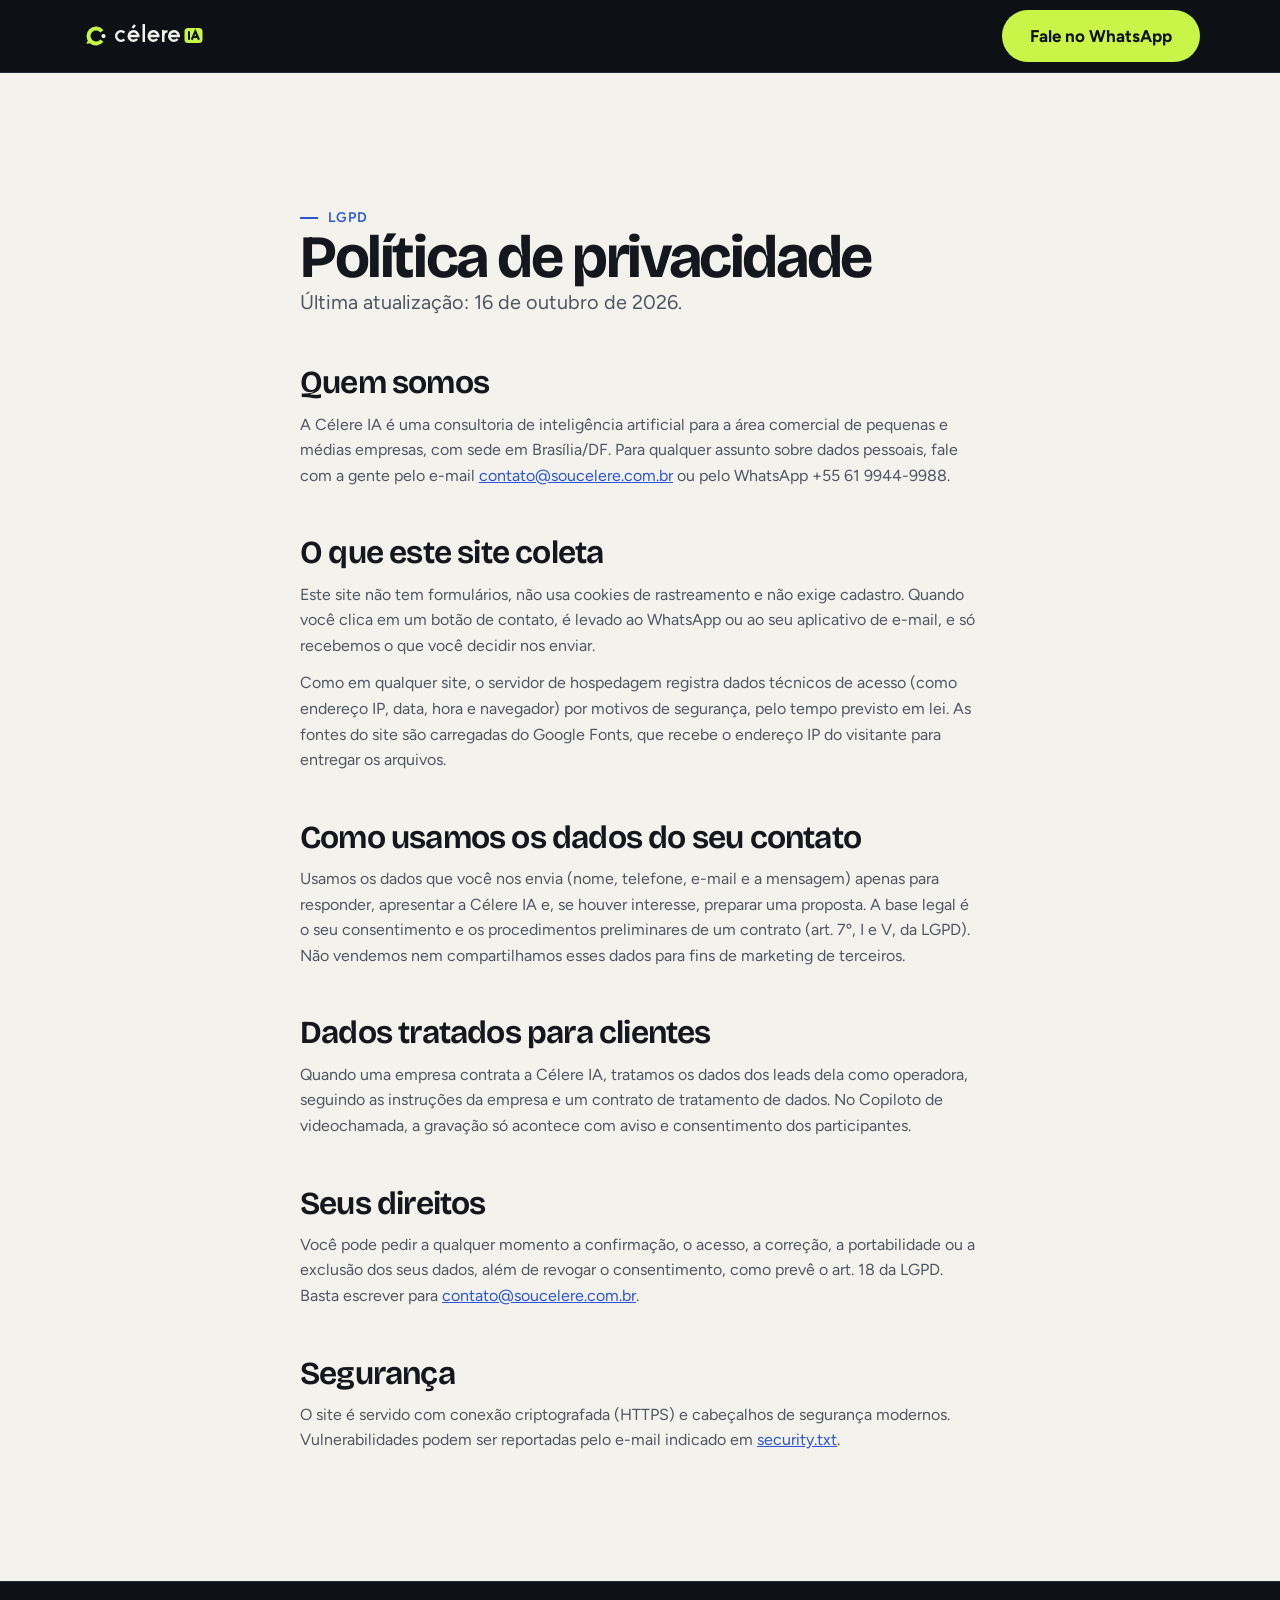
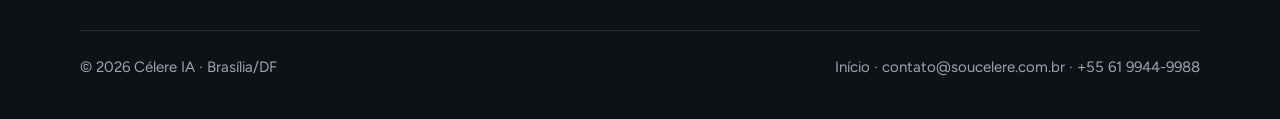
<file: politica-de-privacidade.html>
<!doctype html>
<html lang="pt-BR">
<head>
<meta charset="utf-8">
<meta name="viewport" content="width=device-width, initial-scale=1, viewport-fit=cover">
<title>Política de privacidade | Célere IA</title>
<meta name="description" content="Como a Célere IA trata dados pessoais no site e nos serviços, conforme a LGPD.">
<meta name="robots" content="index, follow">
<link rel="canonical" href="https://soucelere.app/politica-de-privacidade.html">
<meta name="theme-color" content="#0E1116">
<link rel="icon" href="/favicon.svg" type="image/svg+xml">
<link rel="apple-touch-icon" href="/assets/img/apple-touch-icon.png">
<link rel="preconnect" href="https://fonts.googleapis.com">
<link rel="preconnect" href="https://fonts.gstatic.com" crossorigin>
<link rel="stylesheet" href="https://fonts.googleapis.com/css2?family=Bricolage+Grotesque:opsz,wght@12..96,500..800&amp;family=Figtree:wght@400..700&amp;display=swap">
<link rel="stylesheet" href="/assets/css/site.css?v=3">
</head>
<body>
<header class="topo"><div class="wrap"><a class="marca" href="/" aria-label="Célere IA, página inicial"><svg viewBox="0 0 500 128" aria-hidden="true" focusable="false" xmlns="http://www.w3.org/2000/svg"><g transform="translate(0 0) scale(1.0)"><path d="M87.64 82.47 A30 30 0 1 1 87.64 45.53" fill="none" stroke="#C8F547" stroke-width="16"/><path d="M52.76 91.82 L24.6 94.78 L36.18 75.24 Z" fill="#C8F547"/><circle cx="94" cy="64" r="8.5" fill="#F4F2EC"/></g><g transform="translate(140 -12) scale(1.0)"><path d="M37.44 89.44 A19 19 0 1 1 37.44 62.56" fill="none" stroke="#F4F2EC" stroke-width="10"/><path d="M93 76 A19 19 0 1 0 88.55 88.21" fill="none" stroke="#F4F2EC" stroke-width="10"/><path d="M55 76 H98.0" fill="none" stroke="#F4F2EC" stroke-width="10"/><path d="M70 44 L80 32" fill="none" stroke="#F4F2EC" stroke-width="10"/><path d="M115 28 V100" fill="none" stroke="#F4F2EC" stroke-width="10"/><path d="M173 76 A19 19 0 1 0 168.55 88.21" fill="none" stroke="#F4F2EC" stroke-width="10"/><path d="M135 76 H178.0" fill="none" stroke="#F4F2EC" stroke-width="10"/><path d="M193 52 V100" fill="none" stroke="#F4F2EC" stroke-width="10"/><path d="M193 74 A17 17 0 0 1 210 57" fill="none" stroke="#F4F2EC" stroke-width="10"/><path d="M255 76 A19 19 0 1 0 250.55 88.21" fill="none" stroke="#F4F2EC" stroke-width="10"/><path d="M217 76 H260.0" fill="none" stroke="#F4F2EC" stroke-width="10"/><rect x="278" y="44" width="72" height="60" rx="14" fill="#C8F547"/><path d="M296 57 V91" fill="none" stroke="#0E1116" stroke-width="8"/><path d="M307 91 L321.5 57 L336 91 M312 80 H331" fill="none" stroke="#0E1116" stroke-width="8" stroke-linejoin="miter" stroke-miterlimit="3"/></g></svg></a><a class="btn btn-lima" href="https://wa.me/556199449988?text=Ol%C3%A1%21%20Vim%20pelo%20site%20da%20C%C3%A9lere%20IA." target="_blank" rel="noopener noreferrer">Fale no WhatsApp</a></div></header>
<main>
<section class="sec claro"><div class="wrap doc">
<p class="olho">LGPD</p>
<h1>Política de privacidade</h1>
<p class="lead">Última atualização: 16 de outubro de 2026.</p>
<h2>Quem somos</h2>
<p>A Célere IA é uma consultoria de inteligência artificial para a área comercial de pequenas e médias empresas, com sede em Brasília/DF. Para qualquer assunto sobre dados pessoais, fale com a gente pelo e-mail <a href="mailto:contato@soucelere.com.br">contato@soucelere.com.br</a> ou pelo WhatsApp +55 61 9944-9988.</p>
<h2>O que este site coleta</h2>
<p>Este site não tem formulários, não usa cookies de rastreamento e não exige cadastro. Quando você clica em um botão de contato, é levado ao WhatsApp ou ao seu aplicativo de e-mail, e só recebemos o que você decidir nos enviar.</p>
<p>Como em qualquer site, o servidor de hospedagem registra dados técnicos de acesso (como endereço IP, data, hora e navegador) por motivos de segurança, pelo tempo previsto em lei. As fontes do site são carregadas do Google Fonts, que recebe o endereço IP do visitante para entregar os arquivos.</p>
<h2>Como usamos os dados do seu contato</h2>
<p>Usamos os dados que você nos envia (nome, telefone, e-mail e a mensagem) apenas para responder, apresentar a Célere IA e, se houver interesse, preparar uma proposta. A base legal é o seu consentimento e os procedimentos preliminares de um contrato (art. 7º, I e V, da LGPD). Não vendemos nem compartilhamos esses dados para fins de marketing de terceiros.</p>
<h2>Dados tratados para clientes</h2>
<p>Quando uma empresa contrata a Célere IA, tratamos os dados dos leads dela como operadora, seguindo as instruções da empresa e um contrato de tratamento de dados. No Copiloto de videochamada, a gravação só acontece com aviso e consentimento dos participantes.</p>
<h2>Seus direitos</h2>
<p>Você pode pedir a qualquer momento a confirmação, o acesso, a correção, a portabilidade ou a exclusão dos seus dados, além de revogar o consentimento, como prevê o art. 18 da LGPD. Basta escrever para <a href="mailto:contato@soucelere.com.br">contato@soucelere.com.br</a>.</p>
<h2>Segurança</h2>
<p>O site é servido com conexão criptografada (HTTPS) e cabeçalhos de segurança modernos. Vulnerabilidades podem ser reportadas pelo e-mail indicado em <a href="/.well-known/security.txt">security.txt</a>.</p>
</div></section>
</main>
<footer class="rodape"><div class="wrap"><div class="base"><p>© 2026 Célere IA · Brasília/DF</p><p><a href="/">Início</a> · <a href="mailto:contato@soucelere.com.br">contato@soucelere.com.br</a> · <a href="https://wa.me/556199449988?text=Ol%C3%A1%21%20Vim%20pelo%20site%20da%20C%C3%A9lere%20IA." target="_blank" rel="noopener noreferrer">+55 61 9944-9988</a></p></div></div></footer>
</body>
</html>
</file>
<file: assets/css/site.css>
/* =========================================================
   Célere IA — folha de estilo principal
   Direção: ágil, confiável, direta. Tinta + papel + lima.
   ========================================================= */
:root{
  /* marca */
  --tinta:#0E1116;--tinta-2:#12161D;--papel:#F4F2EC;--papel-2:#ECE9E0;
  --lima:#C8F547;--lima-hover:#D6FF5E;--lima-esc:#1B2412;
  --azul:#7C9DFF;--azul-claro:#2A55D6;--vivo:#E5484D;
  /* superfícies escuras (neutros tingidos de verde-azulado) */
  --sup:#151A22;--sup-2:#1A2029;--borda:#262E3A;--borda-2:#323C4A;
  --texto:#E8EBEF;--titulo:#F4F2EC;--suave:#9BA4B3;
  /* superfícies claras */
  --ink2:#14171D;--suave-claro:#4F5663;--card-claro:#FBFAF6;--borda-clara:#DCD8CC;
  /* WhatsApp simulado */
  --wa-bg:#0B141A;--wa-head:#1F2C33;--wa-in:#202C33;--wa-out:#005C4B;
  /* forma */
  --r-sm:10px;--r-md:16px;--r-lg:24px;--pill:999px;
  --display:"Bricolage Grotesque","Space Grotesk",system-ui,sans-serif;
  --body:"Figtree","DM Sans",system-ui,-apple-system,"Segoe UI",sans-serif;
  --wrap:1200px;--pad:clamp(16px,4vw,40px);
  /* movimento */
  --ease-out:cubic-bezier(0.23,1,0.32,1);
  --ease-io:cubic-bezier(0.77,0,0.175,1);
  --sombra:0 1px 2px rgba(5,8,12,.18),0 12px 32px -12px rgba(5,8,12,.45);
}
*,*::before,*::after{box-sizing:border-box}
html{scroll-behavior:smooth;scroll-padding-top:88px;-webkit-text-size-adjust:100%}
body{margin:0;background:var(--tinta);color:var(--texto);font-family:var(--body);font-size:clamp(16px,1.1vw,18px);line-height:1.6;-webkit-font-smoothing:antialiased;text-rendering:optimizeLegibility}
img,svg{display:block;max-width:100%}
a{color:inherit}
h1,h2,h3{font-family:var(--display);font-optical-sizing:auto;color:var(--titulo);margin:0;letter-spacing:-.025em;text-wrap:balance}
h1{font-size:clamp(42px,6.4vw,88px);line-height:1;font-weight:700;letter-spacing:-.04em}
h2{font-size:clamp(32px,4.4vw,58px);line-height:1.04;font-weight:650}
h3{font-size:clamp(20px,1.9vw,25px);line-height:1.2;font-weight:600}
p{margin:0;text-wrap:pretty}
.wrap{max-width:var(--wrap);margin:0 auto;padding:0 var(--pad)}
.sec{padding:clamp(72px,10vw,128px) 0}
.claro{background:var(--papel);color:var(--ink2)}
.claro h1,.claro h2,.claro h3{color:var(--ink2)}
.lead{font-size:clamp(18px,1.55vw,21px);color:var(--suave);max-width:60ch}
.claro .lead{color:var(--suave-claro)}
.sec-head{display:grid;gap:18px;margin-bottom:clamp(40px,5vw,64px);max-width:780px}
.olho{display:inline-flex;align-items:center;gap:10px;font:600 14px/1.2 var(--body);letter-spacing:.08em;text-transform:uppercase;color:var(--lima)}
.olho::before{content:"";width:18px;height:2px;background:currentColor}
.claro .olho{color:var(--azul-claro)}
:focus-visible{outline:3px solid var(--azul);outline-offset:3px;border-radius:6px}
.claro :focus-visible{outline-color:var(--azul-claro)}
.sr{position:absolute;width:1px;height:1px;overflow:hidden;clip:rect(0 0 0 0);white-space:nowrap}
.pular{position:absolute;left:16px;top:-60px;z-index:100;background:var(--lima);color:var(--tinta);padding:10px 16px;border-radius:var(--r-sm);font-weight:700;text-decoration:none}
.pular:focus{top:12px}
::selection{background:var(--lima);color:var(--tinta)}

/* ---------- botões ---------- */
.btn{display:inline-flex;align-items:center;justify-content:center;gap:10px;min-height:52px;padding:14px 26px;border-radius:var(--pill);font:700 17px/1.2 var(--body);text-decoration:none;border:2px solid transparent;cursor:pointer;transition:background-color .15s var(--ease-out),border-color .15s var(--ease-out),transform .15s var(--ease-out)}
.btn:active{transform:scale(.97)}
.btn svg{width:20px;height:20px;flex:none}
.btn-lima{background:var(--lima);color:var(--tinta)}
.btn-linha{border-color:var(--borda-2);color:var(--texto)}
.btn-tinta{background:var(--tinta);color:var(--lima)}
.claro .btn-linha{border-color:var(--borda-clara);color:var(--ink2)}
@media (hover:hover) and (pointer:fine){
  .btn-lima:hover{background:var(--lima-hover)}
  .btn-linha:hover{border-color:var(--suave)}
  .btn-tinta:hover{background:#05070A}
  .claro .btn-linha:hover{border-color:var(--suave-claro)}
}

/* ---------- cabeçalho ---------- */
.topo{position:sticky;top:0;z-index:50;background:rgba(14,17,22,.9);backdrop-filter:saturate(140%) blur(10px);-webkit-backdrop-filter:saturate(140%) blur(10px);border-bottom:1px solid var(--borda)}
.topo .wrap{display:flex;align-items:center;justify-content:space-between;gap:24px;height:72px}
.marca{display:flex;align-items:center;text-decoration:none}
.marca svg{height:32px;width:auto}
.menu{display:flex;align-items:center;gap:32px}
.menu ul{display:flex;gap:26px;list-style:none;margin:0;padding:0}
.menu a:not(.btn){text-decoration:none;color:var(--suave);font-weight:500;font-size:16px;transition:color .15s var(--ease-out)}
.menu .btn{min-height:44px;padding:10px 20px;font-size:15px}
@media (hover:hover) and (pointer:fine){.menu a:not(.btn):hover{color:var(--texto)}}
.burger{display:none;background:none;border:2px solid var(--borda);color:var(--texto);border-radius:12px;width:46px;height:46px;cursor:pointer}
.burger svg{margin:auto;width:22px;height:22px}
@media (max-width:960px){
  .burger{display:block}
  .menu{position:absolute;left:0;right:0;top:72px;flex-direction:column;align-items:stretch;gap:8px;padding:12px var(--pad) 24px;background:var(--tinta);border-bottom:1px solid var(--borda);visibility:hidden;opacity:0;transform:translateY(-8px);transition:opacity .2s var(--ease-out),transform .2s var(--ease-out),visibility 0s linear .2s}
  .menu.aberto{visibility:visible;opacity:1;transform:none;transition:opacity .2s var(--ease-out),transform .2s var(--ease-out)}
  .menu ul{flex-direction:column;gap:0}
  .menu ul a{display:block;padding:14px 0;font-size:18px;border-bottom:1px solid var(--borda)}
  .menu .btn{margin-top:12px;min-height:52px}
}

/* ---------- hero ---------- */
.hero{position:relative;overflow:hidden;padding:clamp(48px,7vw,96px) 0 clamp(64px,8vw,112px);background:radial-gradient(60% 70% at 88% 28%,#1C2814 0%,rgba(14,17,22,0) 70%),var(--tinta)}
.hero::after{content:"";position:absolute;inset:auto 0 0 0;height:1px;background:var(--borda)}
.hero .wrap{display:grid;grid-template-columns:1.1fr .9fr;gap:clamp(40px,6vw,80px);align-items:center}
.hero h1{max-width:13ch;margin-top:20px}
.hero h1 em{font-style:normal;color:var(--lima)}
.hero .lead{margin-top:24px;color:#C6CCD5}
.acoes{display:flex;flex-wrap:wrap;gap:14px;margin-top:36px}
.garantias{display:flex;flex-wrap:wrap;gap:12px 28px;margin:36px 0 0;padding:0;list-style:none;color:var(--suave);font-size:16px}
.garantias li{display:flex;align-items:center;gap:8px}
.garantias svg{width:20px;height:20px;color:var(--lima);flex:none}
@media (max-width:960px){.hero .wrap{grid-template-columns:1fr}.hero h1{max-width:none}}

/* ---------- telefone / conversa ---------- */
.fone{width:min(420px,100%);height:580px;margin-left:auto;background:var(--wa-bg);border:3px solid var(--borda-2);border-radius:40px;overflow:hidden;display:flex;flex-direction:column;box-shadow:0 2px 4px rgba(0,0,0,.2),0 40px 80px -36px rgba(0,0,0,.65)}
.fone.largo{width:100%;height:520px;margin:0;border-radius:28px}
.fone-top{background:var(--wa-head);padding:16px 20px;display:flex;align-items:center;gap:14px}
.av{width:44px;height:44px;border-radius:50%;background:var(--lima);color:var(--tinta);font:800 20px/1 var(--body);display:grid;place-items:center;flex:none}
.av.azul{background:var(--azul)}
.fone-top b{display:block;font-size:17px;color:#E9EDEF}
.st{font-size:14px;color:#8FA3AD}
.ms{flex:1;padding:18px;display:flex;flex-direction:column;justify-content:flex-end;gap:10px;overflow:hidden}
.b{max-width:84%;padding:10px 14px;border-radius:14px;font-size:16px;line-height:1.4;color:#E9EDEF;flex:none;animation:entra .28s var(--ease-out) both}
.b.l{background:var(--wa-in);align-self:flex-start;border-top-left-radius:4px;transform-origin:left bottom}
.b.a{background:var(--wa-out);align-self:flex-end;border-top-right-radius:4px;transform-origin:right bottom}
.div{align-self:center;font-size:13px;color:#AFC1C9;background:#18242B;padding:4px 12px;border-radius:8px;flex:none;animation:entra .28s var(--ease-out) both}
.ok{align-self:center;background:var(--lima);color:var(--tinta);font-weight:700;font-size:15px;padding:8px 16px;border-radius:var(--pill);flex:none;animation:entra .28s var(--ease-out) both}
.dig{align-self:flex-end;background:var(--wa-out);padding:14px 16px;border-radius:14px;display:flex;gap:6px;flex:none}
.dig i{width:8px;height:8px;border-radius:50%;background:#B7E4D6;animation:pisca 1s infinite}
.dig i:nth-child(2){animation-delay:.2s}.dig i:nth-child(3){animation-delay:.4s}
@keyframes pisca{0%,80%,100%{opacity:.25}40%{opacity:1}}
@keyframes entra{from{opacity:0;transform:translateY(8px) scale(.96)}to{opacity:1;transform:none}}
@media (max-width:960px){.fone{margin:0 auto;height:520px}}

/* ---------- faixa ---------- */
.faixa{background:var(--lima);color:var(--tinta);padding:clamp(64px,8vw,104px) 0}
.faixa h2{color:var(--tinta);font-size:clamp(30px,4.6vw,64px);max-width:20ch}
.faixa p{margin-top:20px;font-size:clamp(18px,1.8vw,24px);max-width:48ch}

/* ---------- dores ---------- */
.dores{display:grid;grid-template-columns:.8fr 1.2fr;gap:clamp(32px,6vw,80px);align-items:start}
.dores .sec-head{position:sticky;top:112px;margin:0}
.contador{font-weight:700;color:var(--azul-claro);min-height:3.2em}
.lista-dor{display:grid;gap:12px;margin:0;padding:0;list-style:none}
.dor{width:100%;display:grid;grid-template-columns:48px 1fr 32px;gap:18px;align-items:center;text-align:left;background:var(--card-claro);border:1.5px solid var(--borda-clara);border-radius:var(--r-md);padding:20px 22px;cursor:pointer;font:inherit;color:inherit;transition:border-color .15s var(--ease-out),background-color .15s var(--ease-out),transform .15s var(--ease-out)}
.dor:active{transform:scale(.99)}
.dor .ic{width:48px;height:48px;border-radius:12px;background:var(--papel-2);display:grid;place-items:center;color:var(--azul-claro)}
.dor .ic svg{width:24px;height:24px}
.dor b{display:block;font-family:var(--display);font-size:20px;font-weight:600;line-height:1.25}
.dor span.t{display:block;color:var(--suave-claro);font-size:16px;margin-top:2px}
.dor .ck{width:32px;height:32px;border-radius:50%;border:2px solid var(--borda-clara);display:grid;place-items:center;color:transparent;transition:background-color .15s var(--ease-out),border-color .15s var(--ease-out),color .15s var(--ease-out)}
.dor .ck svg{width:18px;height:18px;transform:scale(.6);transition:transform .2s var(--ease-out)}
.dor[aria-pressed="true"]{border-color:var(--ink2);background:#fff}
.dor[aria-pressed="true"] .ck{background:var(--lima);border-color:var(--ink2);color:var(--tinta)}
.dor[aria-pressed="true"] .ck svg{transform:none}
@media (hover:hover) and (pointer:fine){.dor:hover{border-color:var(--suave-claro)}}
@media (max-width:960px){.dores{grid-template-columns:1fr}.dores .sec-head{position:static}}

/* ---------- método de consultoria ---------- */
.metodo{display:grid;grid-template-columns:.85fr 1.15fr;gap:clamp(32px,6vw,88px);align-items:start}
.metodo .sec-head{position:sticky;top:112px;margin:0}
.fases{list-style:none;margin:0;padding:0;counter-reset:fase}
.fase{display:grid;grid-template-columns:clamp(56px,7vw,92px) 1fr;gap:clamp(16px,3vw,32px);padding:clamp(24px,3vw,36px) 0;border-top:1.5px solid var(--borda);counter-increment:fase}
.fase:last-child{border-bottom:1.5px solid var(--borda)}
.fase::before{content:"0" counter(fase);font:700 clamp(36px,4.6vw,60px)/.9 var(--display);letter-spacing:-.04em;color:var(--borda-2)}
.fase .quando{display:block;font-weight:700;font-size:15px;color:var(--lima);margin-bottom:6px}
.fase p{color:var(--suave);margin-top:8px;max-width:56ch}
.entregas{display:flex;flex-wrap:wrap;gap:8px;margin:16px 0 0;padding:0;list-style:none}
.entregas li{font-size:14px;color:var(--texto);border:1px solid var(--borda-2);border-radius:var(--pill);padding:5px 12px}
@media (hover:hover) and (pointer:fine){.fase::before{transition:color .2s var(--ease-out)}.fase:hover::before{color:var(--lima)}}
@media (max-width:960px){.metodo{grid-template-columns:1fr}.metodo .sec-head{position:static}}

/* ---------- calculadora ---------- */
.calc{display:grid;grid-template-columns:1.1fr .9fr;gap:24px;align-items:stretch}
.campos{display:grid;gap:14px}
.campo{background:var(--sup);border:1px solid var(--borda);border-radius:var(--r-md);padding:20px 22px;display:grid;grid-template-columns:1fr auto;gap:12px 16px;align-items:center}
.campo label{font-weight:500;color:var(--texto)}
.campo .num{display:flex;align-items:center;gap:6px;background:var(--tinta);border:1px solid var(--borda);border-radius:10px;padding:6px 12px}
.campo .num span{color:var(--suave);font-size:16px}
.campo input[type=number]{width:96px;background:none;border:0;color:var(--titulo);font:700 20px/1.2 var(--display);text-align:right;font-variant-numeric:tabular-nums;-moz-appearance:textfield;appearance:textfield}
.campo input[type=number]::-webkit-inner-spin-button,.campo input[type=number]::-webkit-outer-spin-button{-webkit-appearance:none;margin:0}
.campo input[type=range]{grid-column:1/-1;width:100%;accent-color:var(--lima);height:28px;cursor:pointer}
.resultado{background:var(--lima);color:var(--tinta);border-radius:var(--r-lg);padding:clamp(28px,4vw,44px);display:flex;flex-direction:column;gap:12px}
.resultado .rot{font-weight:700;font-size:18px}
.resultado .valor{font:700 clamp(44px,6vw,76px)/1 var(--display);letter-spacing:-.04em;word-break:break-word;font-variant-numeric:tabular-nums}
.resultado .ano{font-size:20px;font-weight:500}
.resultado .form{font-size:15px;opacity:.8;margin-top:auto;padding-top:16px;border-top:1.5px solid rgba(14,17,22,.25)}
.resultado .btn{margin-top:8px;align-self:flex-start}
.nota{margin-top:18px;color:var(--suave);font-size:15px}
@media (max-width:960px){.calc{grid-template-columns:1fr}}

/* ---------- como funciona ---------- */
.fluxo{display:grid;grid-template-columns:repeat(5,1fr);gap:16px;list-style:none;margin:0;padding:0;counter-reset:passo}
.passo{position:relative;background:var(--card-claro);border:1.5px solid var(--borda-clara);border-radius:var(--r-md);padding:24px 20px;counter-increment:passo}
.passo::before{content:counter(passo);display:grid;place-items:center;width:36px;height:36px;border-radius:50%;background:var(--ink2);color:var(--lima);font:700 16px/1 var(--display);margin-bottom:18px}
.passo:not(:last-child)::after{content:"";position:absolute;top:42px;right:-17px;width:18px;height:2px;background:var(--ink2)}
.passo.fim{background:var(--lima);border-color:var(--lima)}
.passo p{color:var(--suave-claro);font-size:16px;margin-top:6px}
.passo.fim p{color:var(--ink2)}
.gestao{display:grid;grid-template-columns:1fr 1fr;gap:16px;margin-top:16px}
.gestao div{background:var(--ink2);color:var(--texto);border-radius:var(--r-md);padding:24px 26px}
.gestao h3{color:var(--titulo)}
.gestao p{color:var(--suave);font-size:16px;margin-top:6px}
.gestao-rot{margin-top:40px;font-weight:700;color:var(--suave-claro)}
@media (max-width:1000px){.fluxo{grid-template-columns:1fr 1fr}.passo::after{display:none}.passo.fim{grid-column:1/-1}}
@media (max-width:560px){.fluxo,.gestao{grid-template-columns:1fr}}

/* ---------- produtos (abas) ---------- */
.abas{display:flex;gap:8px;flex-wrap:wrap;margin-bottom:32px}
.aba{font:600 16px/1.2 var(--body);color:var(--suave);background:none;border:1.5px solid var(--borda);border-radius:var(--pill);padding:12px 20px;min-height:44px;cursor:pointer;transition:color .15s var(--ease-out),border-color .15s var(--ease-out),background-color .15s var(--ease-out),transform .15s var(--ease-out)}
.aba:active{transform:scale(.97)}
.aba[aria-selected="true"]{background:var(--lima);border-color:var(--lima);color:var(--tinta)}
@media (hover:hover) and (pointer:fine){.aba:not([aria-selected="true"]):hover{color:var(--texto);border-color:var(--suave)}}
.painel{display:grid;grid-template-columns:.9fr 1.1fr;gap:clamp(32px,5vw,64px);align-items:center;animation:painel .24s var(--ease-out)}
.painel[hidden]{display:none}
@keyframes painel{from{opacity:0;transform:translateY(6px);filter:blur(2px)}to{opacity:1;transform:none;filter:none}}
.painel h3{font-size:clamp(28px,3vw,40px)}
.painel .lead{margin-top:16px}
.itens{list-style:none;margin:28px 0 0;padding:0;display:grid;gap:14px}
.itens li{display:grid;grid-template-columns:24px 1fr;gap:12px;align-items:start}
.itens svg{width:24px;height:24px;color:var(--lima);margin-top:2px}
.selo{display:inline-block;margin-top:24px;font-size:15px;color:var(--suave);border:1px solid var(--borda);border-radius:var(--pill);padding:6px 14px}
@media (max-width:960px){.painel{grid-template-columns:1fr}.abas{flex-wrap:nowrap;overflow-x:auto;margin-left:calc(var(--pad)*-1);margin-right:calc(var(--pad)*-1);padding:0 var(--pad) 6px;scrollbar-width:none}.aba{flex:none}}

/* demo relatório */
.grupo .rel{background:var(--wa-in);border-radius:14px;padding:16px 18px;color:#E9EDEF;font-size:16px;width:92%;animation:entra .3s var(--ease-out) both}
.rel .tt{color:var(--lima);font-weight:700;margin-bottom:6px}
.rel .r{display:flex;justify-content:space-between;padding:7px 0;border-bottom:1px solid #2A3942}
.rel .r b{font-variant-numeric:tabular-nums}
.rel .ft{color:#9FB0B9;margin-top:8px}

/* demo dashboard */
.dash{background:var(--sup);border:1px solid var(--borda);border-radius:28px;padding:20px;display:grid;gap:14px}
.kpis{display:grid;grid-template-columns:repeat(4,1fr);gap:10px}
.kpi{background:var(--tinta);border-radius:14px;padding:14px 16px}
.kpi span{display:block;font-size:14px;color:var(--suave)}
.kpi b{display:block;font:700 clamp(24px,2.6vw,34px)/1.1 var(--display);font-variant-numeric:tabular-nums;color:var(--titulo);margin-top:4px}
.kpi.hi b{color:var(--lima)}
.bloco{background:var(--tinta);border-radius:14px;padding:16px 18px}
.bloco-h{display:flex;justify-content:space-between;font-weight:700;font-size:15px;margin-bottom:12px}
.bloco-h span{color:var(--suave);font-weight:400}
.linha{display:grid;grid-template-columns:110px 1fr 48px;gap:12px;align-items:center;font-size:15px;margin-bottom:10px}
.trilho{height:14px;background:#1F2632;border-radius:7px;overflow:hidden}
.barra{height:100%;width:100%;background:var(--lima);border-radius:7px;transform:scaleX(0);transform-origin:left center;transition:transform .9s var(--ease-out)}
.barra.az{background:var(--azul)}
.linha em{font-style:normal;text-align:right;font-variant-numeric:tabular-nums;color:var(--suave)}
@media (max-width:560px){.kpis{grid-template-columns:1fr 1fr}.linha{grid-template-columns:92px 1fr 44px}}

/* demo copiloto */
.call{background:var(--tinta);border:3px solid var(--borda);border-radius:28px;padding:18px;display:grid;gap:14px}
.call-top{display:flex;justify-content:space-between;align-items:center;color:var(--suave);font-size:15px}
.vivo{background:var(--vivo);color:#fff;font-weight:700;font-size:13px;padding:4px 12px;border-radius:var(--pill)}
.telas{display:grid;grid-template-columns:1fr 1fr;gap:12px}
.tela{height:150px;background:#1A212C;border-radius:16px;display:grid;place-items:center;align-content:center;gap:8px;color:var(--suave);font-size:15px;box-shadow:0 0 0 0 transparent;transition:box-shadow .2s var(--ease-out)}
.tela.fala{box-shadow:0 0 0 3px var(--azul)}
.tela .av{width:64px;height:64px;font-size:22px}
.transc{background:var(--sup);border-radius:14px;padding:14px 16px;font-size:16px;min-height:78px}
.transc b{color:#9DB6FF}
.sug{background:var(--lima-esc);border:2px solid var(--lima);border-radius:14px;padding:16px 18px;font-size:16px;opacity:0;transform:translateY(8px);transition:opacity .25s var(--ease-out),transform .25s var(--ease-out)}
.sug.on{opacity:1;transform:none}
.sug .o{color:var(--lima);font-weight:700;margin-bottom:4px}
.sug .k{color:var(--suave)}
.sug .px{margin-top:6px}

/* ---------- para quem ---------- */
.segmentos{list-style:none;margin:0;padding:0;display:grid;grid-template-columns:1fr 1fr;gap:0 clamp(24px,4vw,56px)}
.segmento{display:grid;gap:10px;padding:28px 0;border-top:1.5px solid var(--borda-clara)}
.segmento h3{font-size:clamp(22px,2.2vw,30px)}
.segmento p{color:var(--suave-claro)}
.segmento .meta{justify-self:start;font-size:14px;font-weight:700;background:var(--ink2);color:var(--lima);border-radius:var(--pill);padding:5px 12px}
@media (max-width:760px){.segmentos{grid-template-columns:1fr}}

/* ---------- antes e depois ---------- */
.comp{border:1.5px solid var(--borda-clara);border-radius:var(--r-lg);overflow:hidden;background:var(--card-claro)}
.comp-l{display:grid;grid-template-columns:.7fr 1fr 1.1fr;border-top:1px solid var(--borda-clara)}
.comp-l>*{padding:20px 24px}
.comp-l.cab{border-top:0;background:var(--papel-2);font-weight:700}
.comp-l.cab .cel{background:var(--lima)}
.comp-l .etapa{font-weight:700;font-family:var(--display)}
.comp-l .hoje{color:var(--suave-claro)}
.comp-l .cel{font-weight:700;background:#F3F9DE}
@media (max-width:760px){
  .comp-l.cab{display:none}
  .comp-l{grid-template-columns:1fr}
  .comp-l>*{padding:6px 20px}
  .comp-l .etapa{padding-top:18px}
  .comp-l .hoje::before{content:"Hoje: ";font-weight:700}
  .comp-l .cel{padding-bottom:18px;margin-top:6px}
  .comp-l .cel::before{content:"Com a Célere IA: "}
}

/* ---------- segurança ---------- */
.seg{display:grid;grid-template-columns:1fr 1fr;gap:16px}
.seg>div{display:grid;grid-template-columns:52px 1fr;gap:20px;align-items:start;background:var(--sup);border:1px solid var(--borda);border-radius:var(--r-md);padding:26px}
.seg svg{width:40px;height:40px;color:var(--lima)}
.seg p{color:var(--suave);margin-top:6px;font-size:16px}
@media (max-width:760px){.seg{grid-template-columns:1fr}}

/* ---------- planos ---------- */
.planos{display:grid;grid-template-columns:repeat(3,1fr);gap:20px;align-items:stretch}
.plano{background:var(--sup);border:1.5px solid var(--borda);border-radius:var(--r-lg);padding:32px 28px;display:flex;flex-direction:column;gap:16px}
.plano.dest{border:2px solid var(--lima);box-shadow:var(--sombra)}
.plano .tag{align-self:flex-start;font-size:14px;font-weight:700;padding:5px 12px;border-radius:var(--pill);border:1.5px solid var(--borda-2);color:var(--suave)}
.plano.dest .tag{background:var(--lima);border-color:var(--lima);color:var(--tinta)}
.preco{display:flex;align-items:baseline;gap:6px;flex-wrap:wrap}
.preco b{font:700 clamp(40px,4vw,52px)/1 var(--display);letter-spacing:-.035em;color:var(--titulo);font-variant-numeric:tabular-nums}
.plano.dest .preco b{color:var(--lima)}
.preco span{color:var(--suave)}
.setup{color:var(--suave);font-size:16px;font-variant-numeric:tabular-nums}
.plano ul{list-style:none;margin:8px 0 0;padding:16px 0 0;border-top:1px solid var(--borda);display:grid;gap:10px;flex:1;align-content:start}
.plano li{display:grid;grid-template-columns:22px 1fr;gap:10px;font-size:16px}
.plano li svg{width:22px;height:22px;color:var(--lima)}
.plano .btn{margin-top:8px;width:100%}
.planos-nota{margin-top:24px;color:var(--suave);font-size:16px;max-width:70ch}
@media (max-width:980px){.planos{grid-template-columns:1fr;max-width:520px}}

/* ---------- oferta ---------- */
.oferta .wrap{display:grid;grid-template-columns:auto 1fr;gap:clamp(28px,5vw,64px);align-items:center}
.oferta .cinco{font:700 clamp(120px,16vw,200px)/.8 var(--display);letter-spacing:-.06em}
.oferta .btn{margin-top:28px}
@media (max-width:700px){.oferta .wrap{grid-template-columns:1fr}}

/* ---------- faq ---------- */
.faq-grid{display:grid;grid-template-columns:.7fr 1.3fr;gap:clamp(32px,6vw,80px);align-items:start}
.faq-grid .sec-head{position:sticky;top:112px;margin:0}
.faq{display:grid;gap:12px}
.faq details{background:var(--card-claro);border:1.5px solid var(--borda-clara);border-radius:var(--r-md);padding:0 24px;transition:border-color .15s var(--ease-out)}
.faq details[open]{border-color:var(--suave-claro)}
.faq summary{list-style:none;cursor:pointer;display:flex;justify-content:space-between;align-items:center;gap:16px;padding:22px 0;font:600 19px/1.3 var(--display)}
.faq summary::-webkit-details-marker{display:none}
.faq summary::after{content:"+";font:500 28px/1 var(--body);color:var(--azul-claro);transition:transform .2s var(--ease-out);flex:none}
.faq details[open] summary::after{transform:rotate(45deg)}
.faq details p{padding:0 0 22px;color:var(--suave-claro);max-width:70ch}
@media (max-width:960px){.faq-grid{grid-template-columns:1fr}.faq-grid .sec-head{position:static}}

/* ---------- cta final ---------- */
.final{background:radial-gradient(55% 70% at 12% 85%,#1C2814 0%,rgba(14,17,22,0) 70%),var(--tinta)}
.final .wrap{display:grid;grid-template-columns:1.2fr .8fr;gap:clamp(32px,6vw,80px);align-items:end}
.final h2{max-width:18ch;font-size:clamp(36px,5.4vw,72px)}
.final .lead{margin-top:20px}
.canais{list-style:none;margin:0;padding:0;display:grid;border-top:1px solid var(--borda)}
.canais li{border-bottom:1px solid var(--borda)}
.canais a{display:grid;grid-template-columns:28px 1fr auto;gap:14px;align-items:center;padding:18px 4px;text-decoration:none;min-height:44px}
.canais svg{width:24px;height:24px;color:var(--lima)}
.canais span{font-size:14px;color:var(--suave);display:block}
.canais b{font-weight:600;color:var(--titulo);font-variant-numeric:tabular-nums}
.canais .seta{width:20px;height:20px;color:var(--suave);transition:transform .2s var(--ease-out)}
@media (hover:hover) and (pointer:fine){.canais a:hover .seta{transform:translateX(4px);color:var(--lima)}}
@media (max-width:860px){.final .wrap{grid-template-columns:1fr}}

/* ---------- rodapé ---------- */
.rodape{border-top:1px solid var(--borda);padding:48px 0 calc(40px + env(safe-area-inset-bottom));color:var(--suave);font-size:15px}
.rodape .wrap{display:grid;grid-template-columns:1.2fr 1fr 1fr;gap:32px}
.rodape svg{height:28px;width:auto}
.rodape .sobre p{margin-top:16px;max-width:38ch}
.rodape h2{font:700 14px/1.2 var(--body);letter-spacing:.08em;text-transform:uppercase;color:var(--texto);margin-bottom:14px}
.rodape ul{list-style:none;margin:0;padding:0;display:grid;gap:10px}
.rodape a{text-decoration:none;transition:color .15s var(--ease-out)}
.rodape .base{grid-column:1/-1;border-top:1px solid var(--borda);padding-top:24px;display:flex;flex-wrap:wrap;justify-content:space-between;gap:12px}
@media (hover:hover) and (pointer:fine){.rodape a:hover{color:var(--texto)}}
@media (max-width:760px){.rodape .wrap{grid-template-columns:1fr}}

/* ---------- WhatsApp flutuante ---------- */
.wa-flut{position:fixed;right:max(16px,env(safe-area-inset-right));bottom:max(16px,env(safe-area-inset-bottom));z-index:60;display:inline-flex;align-items:center;gap:10px;min-height:56px;padding:0 20px 0 16px;border-radius:var(--pill);background:var(--lima);color:var(--tinta);font-weight:700;text-decoration:none;box-shadow:var(--sombra);opacity:0;transform:translateY(12px) scale(.96);pointer-events:none;transition:opacity .2s var(--ease-out),transform .2s var(--ease-out)}
.wa-flut svg{width:24px;height:24px}
.wa-flut.on{opacity:1;transform:none;pointer-events:auto}
.wa-flut:active{transform:scale(.97)}
@media (max-width:560px){.wa-flut span{display:none}.wa-flut{padding:0;width:56px;justify-content:center}}

/* ---------- revelação ao rolar (só com JS) ---------- */
.js [data-reveal]{opacity:0;transform:translateY(14px);transition:opacity .5s var(--ease-out),transform .5s var(--ease-out);transition-delay:var(--d,0ms)}
.js [data-reveal].in{opacity:1;transform:none}

/* ---------- páginas internas ---------- */
.doc{max-width:760px}
.doc h1{font-size:clamp(36px,5vw,60px)}
.doc h2{font-size:clamp(24px,2.6vw,32px);margin:48px 0 12px}
.doc p,.doc li{color:var(--suave-claro);max-width:68ch}
.doc p+p{margin-top:12px}
.doc a{color:var(--azul-claro)}

/* ---------- movimento reduzido: troca deslocamento por fade ---------- */
@media (prefers-reduced-motion:reduce){
  html{scroll-behavior:auto}
  *,*::before,*::after{animation-duration:.01ms!important;animation-iteration-count:1!important;transition-duration:.01ms!important}
  .js [data-reveal]{transform:none}
  .wa-flut,.menu,.sug{transform:none!important}
}

/* ---------- variações de superfície ---------- */
.alt{background:var(--tinta-2);border-top:1px solid var(--borda)}
.sem-topo{padding-top:0}
.link-forte{color:var(--azul-claro);font-weight:700;text-underline-offset:3px}
.claro .nota{color:var(--suave-claro)}
.calc-claro .campo{background:var(--card-claro);border-color:var(--borda-clara)}
.calc-claro .campo label{color:var(--ink2)}
.calc-claro .campo .num{background:var(--papel);border-color:var(--borda-clara)}
.calc-claro .campo .num span{color:var(--suave-claro)}
.calc-claro .campo input[type=number]{color:var(--ink2)}
.calc-claro .campo input[type=range]{accent-color:var(--ink2)}
.calc-claro .resultado{background:var(--tinta);color:var(--texto)}
.calc-claro .resultado .valor{color:var(--lima)}
.calc-claro .resultado .form{border-top-color:var(--borda);color:var(--suave);opacity:1}
.calc-claro .resultado .btn-tinta{background:var(--lima);color:var(--tinta)}
@media (hover:hover) and (pointer:fine){.calc-claro .resultado .btn-tinta:hover{background:var(--lima-hover)}}
.fluxo-escuro .passo{background:var(--sup);border-color:var(--borda)}
.fluxo-escuro .passo p{color:var(--suave)}
.fluxo-escuro .passo::before{background:var(--lima);color:var(--tinta)}
.fluxo-escuro .passo:not(:last-child)::after{background:var(--borda-2)}
.fluxo-escuro .passo.fim{background:var(--lima);border-color:var(--lima)}
.fluxo-escuro .passo.fim h3,.fluxo-escuro .passo.fim p{color:var(--tinta)}
#como-funciona .gestao div{background:var(--sup-2);border:1px solid var(--borda)}
#como-funciona .gestao-rot{color:var(--suave)}

/* movimento reduzido: mantém um fade curto em vez de deslocamento */
@media (prefers-reduced-motion:reduce){
  .js [data-reveal]{transition:opacity .3s linear!important}
}
.fluxo-escuro .passo.fim::before{background:var(--tinta);color:var(--lima)}
.hero h1{max-width:11ch}
@media (max-width:560px){.fone{height:440px}.acoes .btn{width:100%}}

/* ---------- landing pages por segmento ---------- */
.topo-lp .wrap{height:72px}
.topo-lp .btn{min-height:44px;padding:10px 18px;font-size:15px}
@media (max-width:420px){.topo-lp .btn span{display:none}.topo-lp .btn{padding:10px 14px}}
.simul{display:block;margin-top:10px;text-align:center;font-size:13px;color:var(--suave)}
.dores-lp{list-style:none;margin:0;padding:0;display:grid;grid-template-columns:1fr 1fr;gap:0 clamp(24px,4vw,56px);counter-reset:dor}
.dores-lp li{padding:28px 0;border-top:1.5px solid var(--borda-clara);counter-increment:dor;display:grid;grid-template-columns:44px 1fr;gap:16px}
.dores-lp li::before{content:counter(dor);display:grid;place-items:center;width:36px;height:36px;border-radius:50%;background:var(--ink2);color:var(--lima);font:700 16px/1 var(--display)}
.dores-lp h3{font-size:clamp(20px,2vw,26px)}
.dores-lp p{color:var(--suave-claro);margin-top:8px}
@media (max-width:760px){.dores-lp{grid-template-columns:1fr}}
.trafego{display:grid;grid-template-columns:1fr 1fr;gap:clamp(32px,6vw,80px);align-items:start}
.trafego ul{list-style:none;margin:0;padding:0;display:grid;gap:18px}
.trafego li{display:grid;grid-template-columns:28px 1fr;gap:12px;font-size:clamp(17px,1.5vw,19px)}
.trafego li svg{width:26px;height:26px;color:var(--tinta);margin-top:2px}
.faixa .lead-escura{margin-top:20px;font-size:clamp(18px,1.7vw,21px);max-width:52ch;color:var(--ink2)}
@media (max-width:860px){.trafego{grid-template-columns:1fr}}
.planos-lp{display:flex;flex-wrap:wrap;gap:16px 40px;align-items:center;justify-content:space-between;border:1.5px solid var(--borda);border-radius:var(--r-lg);padding:clamp(24px,4vw,40px);background:var(--sup)}
.planos-lp p{color:var(--suave);max-width:56ch}
.planos-lp b{color:var(--titulo);font-family:var(--display);font-size:clamp(28px,3vw,40px);letter-spacing:-.03em;display:block;margin-bottom:6px}
.lp .hero h1{font-size:clamp(38px,5vw,68px);max-width:15ch}

/* Planos sem preço público */
.sob-consulta{font:600 clamp(22px,2vw,26px)/1.2 var(--display);letter-spacing:-.02em;color:var(--titulo)}
.plano.dest .sob-consulta{color:var(--lima)}

/* Vídeo do Instagram */
.video-grid{display:grid;grid-template-columns:1fr minmax(300px,400px);gap:clamp(32px,6vw,80px);align-items:center}
.video-grid .sec-head{margin-bottom:0}
.video-grid .btn{margin-top:28px}
.video-ig{container-type:inline-size;width:100%;max-width:400px;justify-self:end;border-radius:var(--r-lg);overflow:hidden;background:#fff;border:1.5px solid var(--borda-clara);box-shadow:var(--sombra)}
.video-ig iframe{display:block;width:100%;height:calc(125cqw + 212px);border:0}
@media (max-width:960px){.video-grid{grid-template-columns:1fr}.video-ig{justify-self:center}}
</file>
